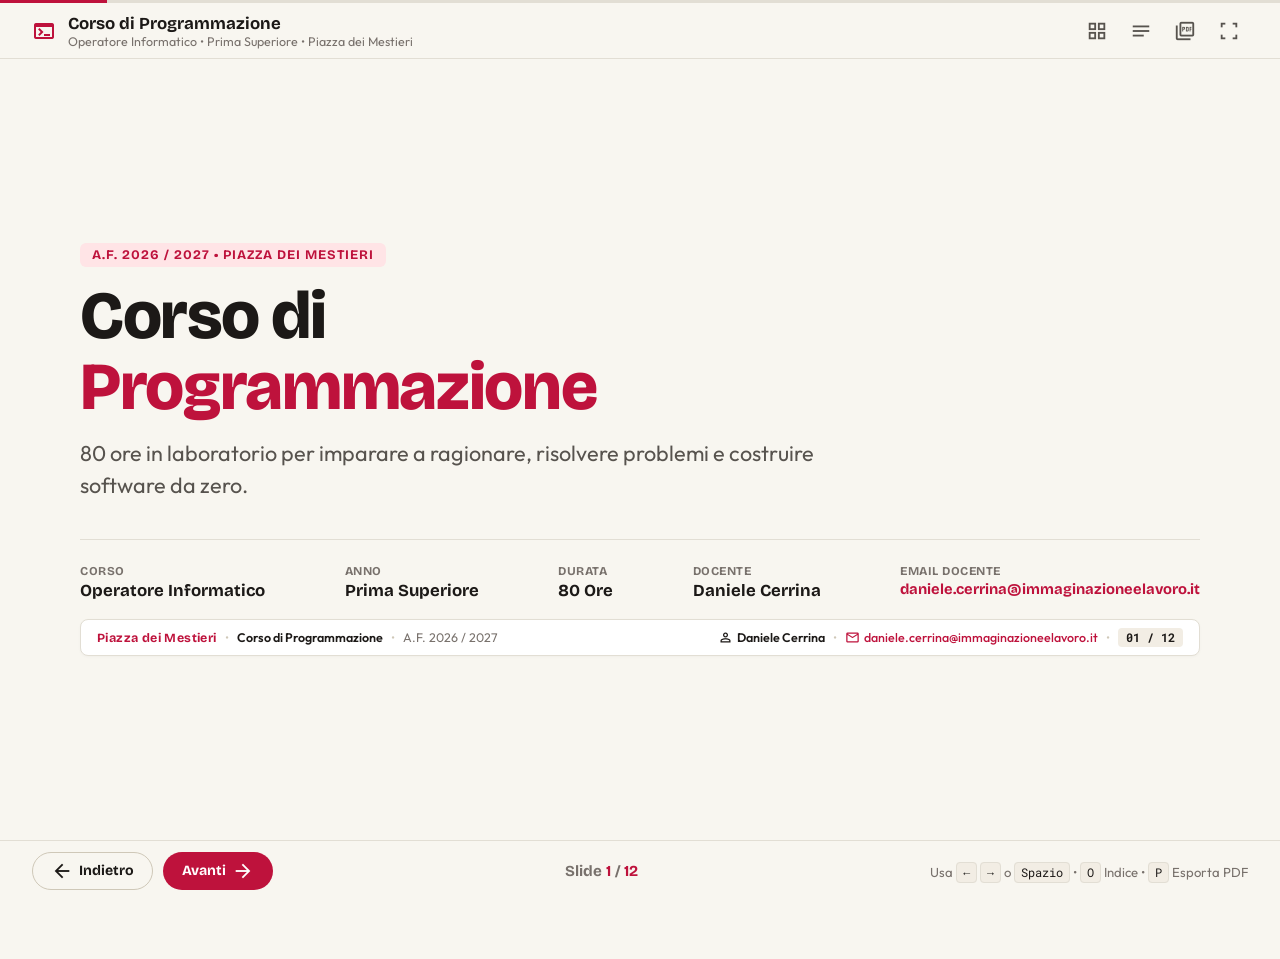
<file: presentazione/index.html>
<!DOCTYPE html>
<html lang="it">
<head>
  <meta charset="UTF-8">
  <meta name="viewport" content="width=device-width, initial-scale=1.0">
  <title>Corso di Programmazione | Prima Superiore - Piazza dei Mestieri</title>
  
  <!-- Typography: Outfit (Body) & Bricolage Grotesque (Headings & Accents) -->
  <link rel="preconnect" href="https://fonts.googleapis.com">
  <link rel="preconnect" href="https://fonts.gstatic.com" crossorigin>
  <link href="https://fonts.googleapis.com/css2?family=Bricolage+Grotesque:opsz,wght@12..96,500;12..96,600;12..96,700;12..96,800&family=Outfit:wght@300;400;500;600;700&family=Roboto+Mono:wght@400;500&display=swap" rel="stylesheet">
  
  <!-- Google Material Symbols Outlined -->
  <link rel="stylesheet" href="https://fonts.googleapis.com/css2?family=Material+Symbols+Outlined:opsz,wght,FILL,GRAD@20..48,100..700,0..1,-50..200" />

  <link rel="stylesheet" href="style.css">
</head>
<body class="m3-paper">

  <!-- Progress Bar Superiore -->
  <div class="m3-progress-container">
    <div id="progressBar" class="m3-progress-bar"></div>
  </div>

  <!-- Barra Superiore -->
  <header class="m3-top-app-bar">
    <div class="app-bar-leading">
      <span class="material-symbols-outlined icon-main">terminal</span>
      <div class="app-bar-title-group">
        <span class="app-bar-title">Corso di Programmazione</span>
        <span class="app-bar-subtitle">Operatore Informatico &bull; Prima Superiore &bull; Piazza dei Mestieri</span>
      </div>
    </div>

    <div class="app-bar-actions">
      <button id="btnOverview" class="m3-icon-button" title="Indice delle slide (O)">
        <span class="material-symbols-outlined">grid_view</span>
      </button>
      <button id="btnNotes" class="m3-icon-button" title="Note Docente (N)">
        <span class="material-symbols-outlined">notes</span>
      </button>
      <button id="btnExportPdf" class="m3-icon-button" title="Esporta slide in PDF (P)">
        <span class="material-symbols-outlined">picture_as_pdf</span>
      </button>
      <button id="btnFullscreen" class="m3-icon-button" title="Schermo intero (F)">
        <span class="material-symbols-outlined">fullscreen</span>
      </button>
    </div>
  </header>

  <!-- Slide Deck Main Container -->
  <main class="deck-container">

    <!-- SLIDE 1: COPERTINA -->
    <section class="slide active" data-slide="1">
      <div class="slide-content cover-slide-layout">
        <div class="cover-tag">A.F. 2026 / 2027 &bull; PIAZZA DEI MESTIERI</div>
        <h1 class="main-title">
          Corso di <br><span class="cherry-text">Programmazione</span>
        </h1>
        <p class="main-lead">
          80 ore in laboratorio per imparare a ragionare, risolvere problemi e costruire software da zero.
        </p>

        <div class="cover-specs-row">
          <div class="spec-cell">
            <span class="spec-label">CORSO</span>
            <span class="spec-value">Operatore Informatico</span>
          </div>
          <div class="spec-cell">
            <span class="spec-label">ANNO</span>
            <span class="spec-value">Prima Superiore</span>
          </div>
          <div class="spec-cell">
            <span class="spec-label">DURATA</span>
            <span class="spec-value">80 Ore</span>
          </div>
          <div class="spec-cell">
            <span class="spec-label">DOCENTE</span>
            <span class="spec-value">Daniele Cerrina</span>
          </div>
          <div class="spec-cell">
            <span class="spec-label">EMAIL DOCENTE</span>
            <span class="spec-value spec-email">daniele.cerrina@immaginazioneelavoro.it</span>
          </div>
        </div>
      </div>
      <div class="speaker-notes">
        Dare il benvenuto alla classe e presentare gli obiettivi dell'incontro: conoscerci, impostare le regole del laboratorio e scegliere il progetto dell'anno.
      </div>
    </section>

    <!-- SLIDE 2: IL DOCENTE (DANIELE CERRINA) -->
    <section class="slide" data-slide="2">
      <div class="slide-content">
        <div class="slide-header">
          <span class="slide-kicker">CHI VI GUIDERÀ</span>
          <h2>Daniele Cerrina</h2>
          <p class="section-lead">Docente del corso, sviluppatore e consulente aziendale.</p>
          <div class="docente-email-badge">
            <span class="material-symbols-outlined" style="font-size: 18px;">mail</span>
            <a href="mailto:daniele.cerrina@immaginazioneelavoro.it">daniele.cerrina@immaginazioneelavoro.it</a>
          </div>
        </div>

        <div class="split-columns">
          <div class="info-panel">
            <div class="panel-tag">FORMAZIONE E METODO</div>
            <h3>Base logica e ingegneristica</h3>
            <ul class="clean-bullet-list">
              <li>
                <strong>Informatica all'ITIS Pininfarina:</strong> lo stesso percorso tecnico-pratico che state iniziando voi adesso, con le mani sull'hardware e sul codice fin dal primo giorno.
              </li>
              <li>
                <strong>Matematica per l'Ingegneria al Politecnico di Torino (PoliTO):</strong> una base logico-matematica solida per comprendere a fondo algoritmi, calcolo e strutture dati.
              </li>
            </ul>
          </div>

          <div class="info-panel accent-panel">
            <div class="panel-tag accent-tag">LAVORO SUL CAMPO</div>
            <h3>Consulenza per le imprese</h3>
            <ul class="clean-bullet-list">
              <li>
                <strong>Web &amp; Intelligenza Artificiale:</strong> collaboro quotidianamente con aziende per progettare software, automatizzare flussi di lavoro e integrare l'AI nei loro processi produttivi.
              </li>
              <li>
                <strong>Cosa significa per voi:</strong> non studieremo teoria astratta fine a se stessa, ma il metodo di lavoro, gli strumenti e la precisione che le aziende cercano davvero oggi.
              </li>
            </ul>
          </div>
        </div>
      </div>
      <div class="speaker-notes">
        Raccontare il proprio percorso: far capire che l'informatica richiede sia solidità logica sia contatto costante con le tecnologie usate davvero sul mercato.
      </div>
    </section>

    <!-- SLIDE 3: OBIETTIVO DEL CORSO -->
    <section class="slide" data-slide="3">
      <div class="slide-content">
        <div class="slide-header">
          <span class="slide-kicker">OBIETTIVO FORMATIVO</span>
          <h2>Cosa faremo in queste 80 ore</h2>
          <p class="section-lead">Passare dal semplice "usare programmi fatti da altri" a "costruire software che funziona".</p>
        </div>

        <div class="statement-banner">
          <p class="statement-text">
            Imparare a programmare non significa mandare a memoria comandi.<br>
            Significa <strong>imparare a pensare in modo logico</strong>, scomporre problemi complessi in istruzioni semplici e verificare che la macchina esegua correttamente.
          </p>
        </div>

        <div class="flow-horizontal-cards">
          <div class="flow-step-card">
            <span class="step-num">1</span>
            <h4>Analizzare</h4>
            <p>Capire cosa deve fare il programma prima ancora di toccare la tastiera.</p>
          </div>
          <div class="flow-step-card">
            <span class="step-num">2</span>
            <h4>Scrivere</h4>
            <p>Tradurre la soluzione in codice rigoroso, senza lasciare nulla al caso.</p>
          </div>
          <div class="flow-step-card">
            <span class="step-num">3</span>
            <h4>Collaudare</h4>
            <p>Trovare i bug, capire dove il programma sbaglia e renderlo stabile.</p>
          </div>
        </div>
      </div>
      <div class="speaker-notes">
        Sottolineare che la fase 1 (pensare e analizzare) è spesso più importante della fase di digitazione.
      </div>
    </section>

    <!-- SLIDE 4: GLI STRUMENTI -->
    <section class="slide" data-slide="4">
      <div class="slide-content">
        <div class="slide-header">
          <span class="slide-kicker">STRUMENTI DI LAVORO</span>
          <h2>Python e gli strumenti del corso</h2>
          <p class="section-lead">Lavoreremo con uno dei linguaggi più richiesti al mondo, affiancato da strumenti professionali.</p>
        </div>

        <div class="three-tools-grid">
          <div class="tool-box">
            <div class="tool-head">
              <span class="material-symbols-outlined">data_object</span>
              <h3>Linguaggio Python</h3>
            </div>
            <p class="tool-desc">Il linguaggio principale che impareremo: chiaro, moderno, potente e usatissimo nell'industria. Useremo Python insieme ad alcuni <strong>strumenti e librerie aggiuntive</strong> per gestire grafica, finestre e file.</p>
          </div>

          <div class="tool-box">
            <div class="tool-head">
              <span class="material-symbols-outlined">edit_square</span>
              <h3>Visual Studio Code</h3>
            </div>
            <p class="tool-desc">L'editor di codice dove scriveremo i nostri programmi: evidenziazione sintattica, autocompletamento e controllo in tempo reale degli errori di battitura.</p>
          </div>

          <div class="tool-box">
            <div class="tool-head">
              <span class="material-symbols-outlined">terminal</span>
              <h3>Terminale (CLI)</h3>
            </div>
            <p class="tool-desc">La linea di comando per avviare gli script con <code>python3</code>, inserire input da tastiera, leggere le risposte del programma e analizzare i messaggi di errore.</p>
          </div>
        </div>
      </div>
      <div class="speaker-notes">
        Spiegare perché Python: ha una sintassi pulita ideale per iniziare, ma è lo stesso identico linguaggio usato oggi per intelligenza artificiale, automazione e sviluppo web.
      </div>
    </section>

    <!-- SLIDE 5: IL METODO PROJECT-BASED -->
    <section class="slide" data-slide="5">
      <div class="slide-content">
        <div class="slide-header">
          <span class="slide-kicker">METODO DIDATTICO</span>
          <h2>Un videogioco come progetto guida annuale</h2>
          <p class="section-lead">Non esercizietti slegati tra loro: tutto ciò che impariamo servirà ad ampliare un unico grande progetto.</p>
        </div>

        <div class="split-columns">
          <div class="info-panel">
            <div class="panel-tag">PERCHÉ UN GIOCO?</div>
            <h3>Perché contiene tutta l'informatica di base</h3>
            <ul class="clean-bullet-list">
              <li><strong>Punteggi, vite e monete:</strong> richiedono di saper gestire memoria e variabili.</li>
              <li><strong>Regole, collisioni e vittorie:</strong> richiedono condizioni logiche (if / else).</li>
              <li><strong>La partita continua:</strong> richiede un ciclo di esecuzione continuo (Game Loop).</li>
              <li><strong>Inventario e mappe:</strong> richiedono vettori e strutture dati ordinate.</li>
              <li><strong>Salvataggio progressi:</strong> richiede lettura e scrittura su file su disco.</li>
            </ul>
          </div>

          <div class="info-panel accent-panel">
            <div class="panel-tag accent-tag">LA SCELTA DI OGGI</div>
            <h3>Decidiamo insieme il tema</h3>
            <p class="mb-12">Nella prossima slide voteremo tra 3 tipologie di gioco differenti:</p>
            <ul class="clean-bullet-list">
              <li><strong>Dungeon Crawler:</strong> gioco di ruolo a stanze, combattimenti a turni e inventario.</li>
              <li><strong>Retro Snake 2D:</strong> classico arcade su griglia di coordinate, riflessi e punteggi.</li>
              <li><strong>Spazio Survival:</strong> gestionale di risorse, turni giornalieri e imprevisti.</li>
            </ul>
          </div>
        </div>
      </div>
      <div class="speaker-notes">
        Far capire che il gioco non è un passatempo, ma il banco di prova perfetto per applicare tutti i concetti della microprogrammazione annuale.
      </div>
    </section>

    <!-- SLIDE 6: VOTAZIONE INTERATTIVA DEL GIOCO -->
    <section class="slide" data-slide="6">
      <div class="slide-content vote-layout">
        <div class="slide-header">
          <div class="header-badge-row">
            <span class="slide-kicker">DECISIONE D'AULA</span>
            <span class="m3-chip m3-chip-primary">Votazione in diretta</span>
          </div>
          <h2>Quale gioco svilupperemo durante l'anno?</h2>
          <p class="section-lead">Alzate la mano per esprimere la vostra preferenza: registriamo i voti ora.</p>
        </div>

        <div class="three-projects-grid">
          
          <!-- PROGETTO 1 -->
          <div class="project-box" id="gameCard1" data-game="dungeon">
            <div class="project-tag">OPZIONE A</div>
            <h3>Dungeon Crawler RPG</h3>
            <span class="project-type">Avventura a Stanze &bull; Ruolo</span>
            <p class="project-summary">Esplora un labirinto stanza per stanza, affronta mostri con combattimenti a turni, gestisci armi e pozioni nello zaino e trova l'uscita.</p>
            
            <div class="project-features">
              <span>Combattimento a turni</span>
              <span>Zaino e oggetti</span>
              <span>Labirinto a stanze</span>
            </div>

            <div class="vote-widget">
              <div class="vote-buttons">
                <button class="vote-btn" onclick="updateVote('dungeon', -1)">-</button>
                <span class="vote-num" id="votes-dungeon">0</span>
                <button class="vote-btn" onclick="updateVote('dungeon', 1)">+</button>
              </div>
              <span class="vote-percentage" id="pct-dungeon">0%</span>
            </div>
            <div class="meter-bar"><div class="meter-fill" id="bar-dungeon" style="width: 0%;"></div></div>
          </div>

          <!-- PROGETTO 2 -->
          <div class="project-box" id="gameCard2" data-game="snake">
            <div class="project-tag">OPZIONE B</div>
            <h3>Retro Snake 2D</h3>
            <span class="project-type">Azione &bull; Griglia Cartesiana</span>
            <p class="project-summary">Il classico serpente su griglia 2D: muoviti con i tasti direzionali, mangia le mele, cresci di lunghezza ed evita i bordi e la coda.</p>
            
            <div class="project-features">
              <span>Coordinate (X, Y)</span>
              <span>Velocità e timer</span>
              <span>Record punteggio</span>
            </div>

            <div class="vote-widget">
              <div class="vote-buttons">
                <button class="vote-btn" onclick="updateVote('snake', -1)">-</button>
                <span class="vote-num" id="votes-snake">0</span>
                <button class="vote-btn" onclick="updateVote('snake', 1)">+</button>
              </div>
              <span class="vote-percentage" id="pct-snake">0%</span>
            </div>
            <div class="meter-bar"><div class="meter-fill" id="bar-snake" style="width: 0%;"></div></div>
          </div>

          <!-- PROGETTO 3 -->
          <div class="project-box" id="gameCard3" data-game="survival">
            <div class="project-tag">OPZIONE C</div>
            <h3>Spazio Survival</h3>
            <span class="project-type">Gestionale &bull; Strategia</span>
            <p class="project-summary">Governa una base su Marte: bilancia giorno per giorno riserve di ossigeno, energia e cibo, gestisci i guasti e resisti per 100 giorni.</p>
            
            <div class="project-features">
              <span>Gestione risorse</span>
              <span>Eventi imprevisti</span>
              <span>Negozio riparazioni</span>
            </div>

            <div class="vote-widget">
              <div class="vote-buttons">
                <button class="vote-btn" onclick="updateVote('survival', -1)">-</button>
                <span class="vote-num" id="votes-survival">0</span>
                <button class="vote-btn" onclick="updateVote('survival', 1)">+</button>
              </div>
              <span class="vote-percentage" id="pct-survival">0%</span>
            </div>
            <div class="meter-bar"><div class="meter-fill" id="bar-survival" style="width: 0%;"></div></div>
          </div>

        </div>

        <!-- Barra di Azione -->
        <div class="voting-footer-strip">
          <div class="total-counter">
            Voti registrati: <strong id="totalVotesCount">0</strong>
          </div>
          <div class="footer-buttons">
            <button class="m3-btn m3-btn-filled" onclick="proclaimWinner()">
              <span>Conferma Scelta dell'Aula</span>
            </button>
            <button class="m3-btn m3-btn-outlined" onclick="resetVotes()">
              <span>Azzera Voti</span>
            </button>
          </div>
        </div>

        <div id="winnerBanner" class="result-box hidden">
          <span class="material-symbols-outlined">check_circle</span>
          <div>
            <h4 id="winnerText">PROGETTO APPROVATO DALL'AULA</h4>
            <p>Questo sarà il caso di studio per tutte le esercitazioni pratiche dell'anno.</p>
          </div>
        </div>

      </div>
      <div class="speaker-notes">
        Raccogliere i voti per alzata di mano, registrarli con + e confermare la scelta della classe.
      </div>
    </section>

    <!-- SLIDE 7: COME SI SVOLGE LA LEZIONE -->
    <section class="slide" data-slide="7">
      <div class="slide-content">
        <div class="slide-header">
          <span class="slide-kicker">ROUTINE DI LABORATORIO</span>
          <h2>Come si svolgerà ogni lezione</h2>
          <p class="section-lead">Una struttura prevedibile e regolare per sfruttare ogni minuto al computer.</p>
        </div>

        <div class="daily-routine-cards">
          <div class="routine-card">
            <div class="routine-time">Minuto 0 - 20</div>
            <h4>1. Spiegazione mirata</h4>
            <p>Introduzione breve di un solo concetto logico alla lavagna, con codice proiettato e commentato insieme.</p>
          </div>

          <div class="routine-card routine-active">
            <div class="routine-time cherry-time">Minuto 20 - 75</div>
            <h4>2. Codice al computer</h4>
            <p>Esercizi individuali o a coppie sulla postazione assegnata. Il docente gira tra i banchi per correzioni e sblocchi.</p>
          </div>

          <div class="routine-card">
            <div class="routine-time">Ultimi 15 Min</div>
            <h4>3. Correzione &amp; Consegna</h4>
            <p>Risoluzione collettiva dei punti critici, verifica del salvataggio dei file nella cartella corretta e chiusura.</p>
          </div>
        </div>

        <div class="rule-reminder-strip">
          <span class="material-symbols-outlined">help</span>
          <span>Regola d'oro: se siete bloccati da più di due minuti, alzate la mano. Non si resta fermi a fissare lo schermo.</span>
        </div>
      </div>
      <div class="speaker-notes">
        Chiarire che la puntualità all'inizio dell'ora è fondamentale per non perdere i 15-20 minuti di spiegazione iniziale.
      </div>
    </section>

    <!-- SLIDE 8: LE VALUTAZIONI (COME RICHIESTO DAL DOCENTE) -->
    <section class="slide" data-slide="8">
      <div class="slide-content">
        <div class="slide-header">
          <span class="slide-kicker">VALUTAZIONE DEL PROFITTO</span>
          <h2>Come funzioneranno le verifiche</h2>
          <p class="section-lead">Criteri chiari e trasparenti per accertare le competenze acquisite.</p>
        </div>

        <div class="split-columns">
          <div class="info-panel">
            <div class="panel-tag">PROVE PERIODICHE</div>
            <h3>1. Verifiche Scritte</h3>
            <p class="mb-12">Test strutturati per verificare la comprensione dei concetti e della sintassi:</p>
            <ul class="clean-bullet-list">
              <li>
                <strong>Domande chiuse (scelta multipla):</strong> per verificare la conoscenza delle regole, dei tipi di dato e della sintassi del linguaggio.
              </li>
              <li>
                <strong>Domande aperte &amp; analisi codice:</strong> spiegare cosa produce un frammento di codice, individuare errori o scrivere brevi algoritmi su carta.
              </li>
            </ul>
          </div>

          <div class="info-panel accent-panel">
            <div class="panel-tag accent-tag">INTEGRAZIONE PRATICA</div>
            <h3>2. Breve Orale di Verifica</h3>
            <p class="mb-12">Ogni verifica scritta è integrata da un breve colloquio individuale al computer:</p>
            <ul class="clean-bullet-list">
              <li>
                <strong>Spiegazione a voce:</strong> mostrare di aver compreso la logica del codice scritto e saper motivare le proprie scelte.
              </li>
              <li>
                <strong>Modifica estemporanea:</strong> saper cambiare un valore o una condizione sul momento per dimostrare che il codice non è frutto di copia-incolla acritico.
              </li>
            </ul>
          </div>
        </div>
      </div>
      <div class="speaker-notes">
        Tranquillizzare gli allievi: l'orale dura pochi minuti ed è pensato per aiutarli a esprimere il loro ragionamento logico, non per metterli in difficoltà.
      </div>
    </section>

    <!-- SLIDE 9: REGOLE E CONDOTTA IN LAB -->
    <section class="slide" data-slide="9">
      <div class="slide-content">
        <div class="slide-header">
          <span class="slide-kicker">PATTO FORMATIVO</span>
          <h2>Regole del laboratorio</h2>
          <p class="section-lead">Poche norme essenziali per garantire un ambiente di lavoro serio e sereno.</p>
        </div>

        <div class="three-tools-grid">
          <div class="tool-box">
            <div class="tool-head">
              <span class="material-symbols-outlined">computer</span>
              <h3>Rispetto delle macchine</h3>
            </div>
            <p class="tool-desc">La postazione è la vostra attrezzatura da lavoro. Non si manomettono cavi, non si modificano configurazioni di sistema e si lascia il banco in ordine.</p>
          </div>

          <div class="tool-box">
            <div class="tool-head">
              <span class="material-symbols-outlined">psychology_alt</span>
              <h3>Niente copia cieco</h3>
            </div>
            <p class="tool-desc">È consentito consultare documentazione ed esempi, ma qualunque riga presente nel vostro file deve poter essere spiegata a parole vostre durante la verifica.</p>
          </div>

          <div class="tool-box">
            <div class="tool-head">
              <span class="material-symbols-outlined">group</span>
              <h3>Collaborazione tra pari</h3>
            </div>
            <p class="tool-desc">Aiutare il compagno di banco spiegandogli la logica è incoraggiato e fa imparare entrambi; passargli il file già fatto danneggia la sua preparazione.</p>
          </div>
        </div>
      </div>
      <div class="speaker-notes">
        Fissare i confini tra "aiutare a capire" e "copiare": la prima fa crescere, la seconda si vede subito all'orale di verifica.
      </div>
    </section>

    <!-- SLIDE 10: 3 CONSIGLI PRATICI -->
    <section class="slide" data-slide="10">
      <div class="slide-content">
        <div class="slide-header">
          <span class="slide-kicker">METODO EFFICACE</span>
          <h2>3 consigli da ricordare quando scrivete codice</h2>
          <p class="section-lead">Le tre abitudini che distinguono chi impara rapidamente da chi perde ore a vuoto.</p>
        </div>

        <div class="three-tips-row">
          <div class="tip-panel">
            <span class="tip-digit">1</span>
            <h3>Leggete l'errore per intero</h3>
            <p>Quando il programma si blocca, il terminale indica esattamente il <strong>nome del file e il numero di riga</strong> dove si trova il problema. Leggetelo prima di cambiare codice a caso.</p>
          </div>

          <div class="tip-panel">
            <span class="tip-digit">2</span>
            <h3>Provate ogni due righe</h3>
            <p>Non scrivete 50 righe di programma prima di provarlo. Scrivetene 3 o 4, avviate sul terminale, verificate che l'output sia corretto e poi andate avanti.</p>
          </div>

          <div class="tip-panel">
            <span class="tip-digit">3</span>
            <h3>Usate nomi sensati</h3>
            <p>Evitate variabili chiamate <code>a</code>, <code>b</code> o <code>x</code>. Usate nomi chiari: <code>punti_vita</code>, <code>numero_tentativi</code>, <code>prezzo_totale</code>. Il codice deve essere leggibile.</p>
          </div>
        </div>
      </div>
      <div class="speaker-notes">
        Ripetere spesso questi 3 punti: la tendenza dei principianti è scrivere pagine intere prima di premere 'run' o ignorare le scritte rosse di errore.
      </div>
    </section>

    <!-- SLIDE 11: IL TRAGUARDO FINALE -->
    <section class="slide" data-slide="11">
      <div class="slide-content">
        <div class="slide-header">
          <span class="slide-kicker">FINE ANNO</span>
          <h2>Il traguardo: il vostro software completo</h2>
          <p class="section-lead">Nelle ultime 14 ore il gioco diventerà un vostro progetto originale.</p>
        </div>

        <div class="three-tools-grid">
          <div class="tool-box">
            <div class="phase-number">FASE 1</div>
            <h3>Personalizzazione</h3>
            <p>Partirete dalla base funzionante costruita insieme e aggiungerete le vostre idee: nuovi livelli, nemici con logiche diverse o regole modificate.</p>
          </div>

          <div class="tool-box">
            <div class="phase-number">FASE 2</div>
            <h3>Collaudo incrociato</h3>
            <p>Un compagno proverà il vostro programma sulla sua postazione: un modo pratico per individuare bug imprevisti e testare la facilità d'uso.</p>
          </div>

          <div class="tool-box">
            <div class="phase-number">FASE 3</div>
            <h3>Presentazione</h3>
            <p>Breve esposizione di 5 minuti per mostrare il gioco funzionante, spiegare una funzione di codice e rispondere alle domande del docente.</p>
          </div>
        </div>

        <div class="rule-reminder-strip mt-20">
          <span class="material-symbols-outlined">verified</span>
          <span>A fine anno porterete a casa un programma reale, funzionante e interamente sviluppato da voi.</span>
        </div>
      </div>
      <div class="speaker-notes">
        Questo traguardo concreto mantiene alta la motivazione per tutto l'anno.
      </div>
    </section>

    <!-- SLIDE 12: CONCLUSIONE E INIZIO -->
    <section class="slide" data-slide="12">
      <div class="slide-content cover-slide-layout text-center">
        <div class="cover-tag">INIZIAMO ORA</div>
        <h1 class="main-title">
          Accendiamo i computer <br>e <span class="cherry-text">apriamo l'editor</span>
        </h1>
        <p class="main-lead">
          Oggi: accesso con le credenziali di laboratorio, primo avvio di Visual Studio Code e creazione della cartella di lavoro.
        </p>

        <div class="console-box-clean">
          <div class="console-bar">
            <span>bash &bull; laboratorio-piazza-dei-mestieri</span>
          </div>
          <div class="console-body">
            <span class="prompt">$</span> code .<br>
            <span class="term-green">&gt; Workspace pronto. Buon inizio anno a tutti!</span>
          </div>
        </div>

        <div class="footer-hints">
          <span>Spazio aperto per domande prima di cominciare le attività alla postazione</span>
        </div>
      </div>
      <div class="speaker-notes">
        Verificare che tutti gli allievi riescano a effettuare il login e supportare chi ha problemi con le password di istituto.
      </div>
    </section>

  </main>

  <!-- Barra Inferiore di Navigazione -->
  <footer class="m3-bottom-bar">
    <div class="bottom-bar-left">
      <button id="btnPrev" class="m3-btn m3-btn-outlined" title="Slide Precedente (&larr;)">
        <span class="material-symbols-outlined">arrow_back</span>
        <span>Indietro</span>
      </button>
      <button id="btnNext" class="m3-btn m3-btn-filled" title="Slide Successiva (&rarr; / Spazio)">
        <span>Avanti</span>
        <span class="material-symbols-outlined">arrow_forward</span>
      </button>
    </div>

    <div class="bottom-bar-center">
      <div class="m3-counter-display">
        Slide <span id="currentSlideNum">1</span> / <span id="totalSlidesNum">12</span>
      </div>
    </div>

    <div class="bottom-bar-right">
      <span class="shortcut-tip">Usa <kbd>&larr;</kbd> <kbd>&rarr;</kbd> o <kbd>Spazio</kbd> &bull; <kbd>O</kbd> Indice &bull; <kbd>P</kbd> Esporta PDF</span>
    </div>
  </footer>

  <!-- Modale Panoramica (Indice delle Slide) -->
  <div id="overviewModal" class="m3-modal-backdrop hidden">
    <div class="m3-dialog">
      <div class="dialog-header">
        <div class="dialog-title-group">
          <span class="material-symbols-outlined">grid_view</span>
          <h3>Indice delle Diapositive</h3>
        </div>
        <div class="dialog-actions">
          <button id="btnModalExportPdf" class="m3-btn m3-btn-outlined m3-btn-sm" title="Esporta tutte le slide in PDF">
            <span class="material-symbols-outlined" style="font-size: 19px;">picture_as_pdf</span>
            <span>Esporta in PDF</span>
          </button>
          <button id="btnCloseOverview" class="m3-icon-button" title="Chiudi">
            <span class="material-symbols-outlined">close</span>
          </button>
        </div>
      </div>
      <div id="overviewGrid" class="overview-grid">
        <!-- Generato dinamicamente da app.js -->
      </div>
    </div>
  </div>

  <script src="app.js"></script>
</body>
</html>
</file>
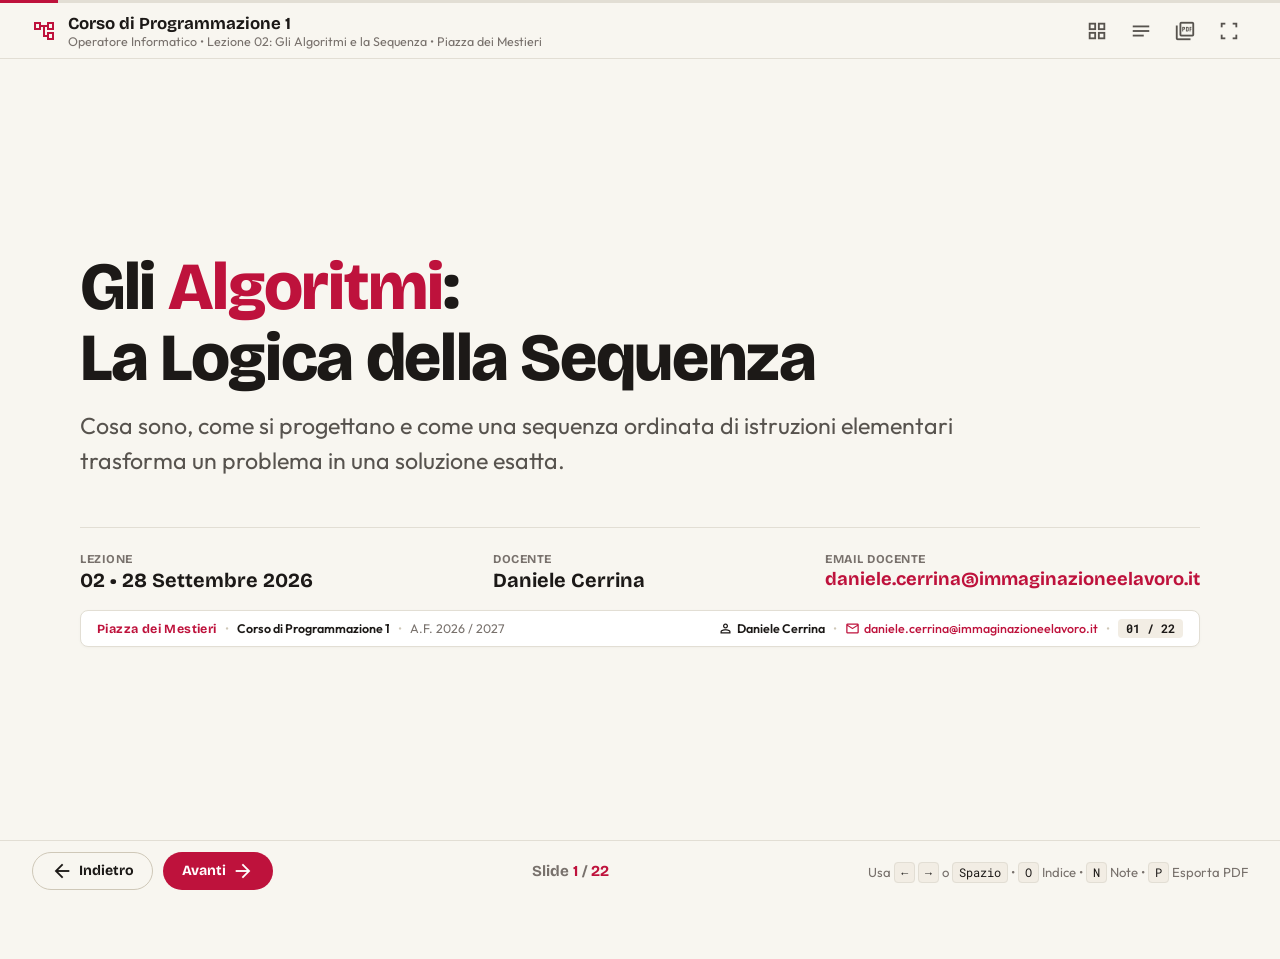
<file: 2026-09-28/presentazione/index.html>
<!DOCTYPE html>
<html lang="it">
<head>
  <meta charset="UTF-8">
  <meta name="viewport" content="width=device-width, initial-scale=1.0">
  <title>Gli Algoritmi | Corso di Programmazione 1 - Piazza dei Mestieri</title>
  
  <!-- Tipografia: Outfit (Testo) & Bricolage Grotesque (Titoli e Accenti) & Roboto Mono (Codice) -->
  <link rel="preconnect" href="https://fonts.googleapis.com">
  <link rel="preconnect" href="https://fonts.gstatic.com" crossorigin>
  <link href="https://fonts.googleapis.com/css2?family=Bricolage+Grotesque:opsz,wght@12..96,500;12..96,600;12..96,700;12..96,800&family=Outfit:wght@300;400;500;600;700&family=Roboto+Mono:wght@400;500;600;700&display=swap" rel="stylesheet">
  
  <!-- Google Material Symbols Outlined -->
  <link rel="stylesheet" href="https://fonts.googleapis.com/css2?family=Material+Symbols+Outlined:opsz,wght,FILL,GRAD@20..48,100..700,0..1,-50..200" />

  <link rel="stylesheet" href="style.css">
</head>
<body class="m3-paper">

  <!-- Progress Bar Superiore -->
  <div class="m3-progress-container">
    <div id="progressBar" class="m3-progress-bar"></div>
  </div>

  <!-- Barra Superiore Istituzionale -->
  <header class="m3-top-app-bar">
    <div class="app-bar-leading">
      <span class="material-symbols-outlined icon-main">account_tree</span>
      <div class="app-bar-title-group">
        <span class="app-bar-title">Corso di Programmazione 1</span>
        <span class="app-bar-subtitle">Operatore Informatico &bull; Lezione 02: Gli Algoritmi e la Sequenza &bull; Piazza dei Mestieri</span>
      </div>
    </div>

    <div class="app-bar-actions">
      <button id="btnOverview" class="m3-icon-button" title="Indice delle slide (O)">
        <span class="material-symbols-outlined">grid_view</span>
      </button>
      <button id="btnNotes" class="m3-icon-button" title="Note Docente (N)">
        <span class="material-symbols-outlined">notes</span>
      </button>
      <button id="btnExportPdf" class="m3-icon-button" title="Esporta slide in PDF (P)">
        <span class="material-symbols-outlined">picture_as_pdf</span>
      </button>
      <button id="btnFullscreen" class="m3-icon-button" title="Schermo intero (F)">
        <span class="material-symbols-outlined">fullscreen</span>
      </button>
    </div>
  </header>

  <!-- Slide Deck Main Container -->
  <main class="deck-container">

    <!-- SLIDE 1: COPERTINA -->
    <section class="slide active" data-slide="1">
      <div class="slide-content cover-slide-layout">
        <h1 class="main-title">
          Gli <span class="cherry-text">Algoritmi</span>:<br>La Logica della Sequenza
        </h1>
        <p class="main-lead" style="font-size: 1.45rem; line-height: 1.5; max-width: 900px;">
          Cosa sono, come si progettano e come una sequenza ordinata di istruzioni elementari trasforma un problema in una soluzione esatta.
        </p>

        <div class="cover-specs-row" style="margin-top: 10px;">
          <div class="spec-cell">
            <span class="spec-label">LEZIONE</span>
            <span class="spec-value" style="font-size: 1.25rem;">02 &bull; 28 Settembre 2026</span>
          </div>
          <div class="spec-cell">
            <span class="spec-label">DOCENTE</span>
            <span class="spec-value" style="font-size: 1.25rem;">Daniele Cerrina</span>
          </div>
          <div class="spec-cell">
            <span class="spec-label">EMAIL DOCENTE</span>
            <span class="spec-value spec-email" style="font-size: 1.15rem;">daniele.cerrina@immaginazioneelavoro.it</span>
          </div>
        </div>
      </div>
      <div class="speaker-notes">
        Dare il benvenuto alla seconda lezione di laboratorio. Introdurre il tema: prima di toccare la tastiera, dobbiamo imparare a pensare come un programmatore, formalizzando sequenze di istruzioni passo dopo passo.
      </div>
    </section>

    <!-- SLIDE 2: LA MENTE UMANA -->
    <section class="slide" data-slide="2">
      <div class="slide-content">
        <div class="slide-header">
          <span class="slide-kicker">COME RAGIONIAMO NOI</span>
          <h2>La Mente Umana: Flessibile e Intuitiva</h2>
          <p class="section-lead">Noi esseri umani siamo abituati a comunicare dando tantissime cose per scontate.</p>
        </div>

        <div class="lim-focus-card">
          <div class="lim-title">
            <span class="material-symbols-outlined">psychology</span>
            <span>Intuito, Esperienza e Tolleranza</span>
          </div>
          <ul class="lim-bullet-list">
            <li>
              <span class="material-symbols-outlined lim-bullet-icon">check_circle</span>
              <span><strong>Capiamo il contesto non detto:</strong> se dici a un compagno <em>"passami quella cosa sul banco"</em>, lui intuisce subito l'oggetto guardando i tuoi occhi.</span>
            </li>
            <li>
              <span class="material-symbols-outlined lim-bullet-icon">check_circle</span>
              <span><strong>Colmiamo i vuoti logici:</strong> usiamo l'esperienza quotidiana per correggere istruzioni imperfette senza mai bloccarci.</span>
            </li>
            <li>
              <span class="material-symbols-outlined lim-bullet-icon">check_circle</span>
              <span><strong>Tolleriamo l'imprecisione:</strong> capiamo al volo espressioni vaghe come <em>"fai un po' di spazio"</em> o <em>"aspetta un attimo"</em>.</span>
            </li>
          </ul>
        </div>
      </div>
      <div class="speaker-notes">
        Far riflettere la classe su quanta informazione implicita usiamo ogni secondo quando parliamo tra umani.
      </div>
    </section>

    <!-- SLIDE 3: IL CALCOLATORE -->
    <section class="slide" data-slide="3">
      <div class="slide-content">
        <div class="slide-header">
          <span class="slide-kicker">COME LAVORA LA MACCHINA</span>
          <h2>Il Calcolatore: Rigido ed Esecutore Cieco</h2>
          <p class="section-lead">Il computer possiede una velocità impressionante, ma non ha un briciolo di intuito.</p>
        </div>

        <div class="lim-focus-card" style="border-color: var(--cherry-primary); background-color: #fffafb;">
          <div class="lim-title" style="color: var(--cherry-primary);">
            <span class="material-symbols-outlined">precision_manufacturing</span>
            <span>Zero Buonsenso: Esegue solo alla Lettera</span>
          </div>
          <ul class="lim-bullet-list">
            <li>
              <span class="material-symbols-outlined lim-bullet-icon" style="color: #ef4444;">cancel</span>
              <span><strong>Non pensa e non improvvisa:</strong> se riceve un comando incompleto, non prova a indovinare cosa intendevi.</span>
            </li>
            <li>
              <span class="material-symbols-outlined lim-bullet-icon" style="color: #ef4444;">cancel</span>
              <span><strong>Esegue ordini ciechi:</strong> se gli dici di bere da una bottiglia d'acqua senza dirgli di svitare il tappo, cercherà di bere dalla bottiglia chiusa!</span>
            </li>
            <li>
              <span class="material-symbols-outlined lim-bullet-icon" style="color: var(--cherry-primary);">priority_high</span>
              <span><strong>Il compito del programmatore:</strong> dobbiamo spiegare la soluzione scomponendola in passi elementari, esatti e ordinati.</span>
            </li>
          </ul>
        </div>
      </div>
      <div class="speaker-notes">
        Sottolineare che quando un programma sbaglia, l'errore è sempre nostro che abbiamo dato un'istruzione imperfetta o incompleta.
      </div>
    </section>

    <!-- SLIDE 4: DEFINIZIONE DI ALGORITMO -->
    <section class="slide" data-slide="4">
      <div class="slide-content">
        <div class="slide-header">
          <span class="slide-kicker">CONCETTO CHIAVE</span>
          <h2>Che cos'è esattamente un Algoritmo?</h2>
          <p class="section-lead">Il termine deriva dal matematico persiano al-Khuwarizmi ed è la base di tutta l'informatica.</p>
        </div>

        <div class="lim-banner-big">
          &ldquo;Un <strong>algoritmo</strong> è una sequenza <strong>finita</strong> e <strong>ordinata</strong> di istruzioni elementari, chiare e <strong>non ambigue</strong>, la cui esecuzione porta alla risoluzione esatta di un determinato problema.&rdquo;
        </div>

        <div class="lim-focus-card" style="margin-top: 14px;">
          <p class="lim-lead-text" style="margin-bottom: 0;">
            <strong>Nota fondamentale:</strong> un algoritmo non è ancora codice Python! È la <strong>strategia logica della soluzione</strong>, descrivibile su un foglio di carta, a parole o con disegni prima ancora di toccare la tastiera.
          </p>
        </div>
      </div>
      <div class="speaker-notes">
        Leggere la definizione scandendo le parole: sequenza, finita, ordinata, elementari, non ambigue.
      </div>
    </section>

    <!-- SLIDE 5: I TRE PILASTRI -->
    <section class="slide" data-slide="5">
      <div class="slide-content">
        <div class="slide-header">
          <span class="slide-kicker">STRUTTURA ESSENZIALE</span>
          <h2>I 3 Pilastri di Ogni Algoritmo</h2>
          <p class="section-lead">Tre caratteristiche indispensabili che ogni sequenza deve possedere per funzionare.</p>
        </div>

        <div class="lim-focus-card">
          <ul class="lim-bullet-list">
            <li>
              <span class="lim-step-badge">1</span>
              <div>
                <strong style="font-size: 1.35rem; color: var(--text-primary);">Sequenza Ordinata:</strong><br>
                <span>L'ordine cronologico è vincolante. Infilarsi le scarpe prima dei calzini non porta allo stesso risultato!</span>
              </div>
            </li>
            <li>
              <span class="lim-step-badge">2</span>
              <div>
                <strong style="font-size: 1.35rem; color: var(--text-primary);">Istruzioni Elementari:</strong><br>
                <span>Ogni singolo passo deve essere atomico, semplice e comprensibile senza margini di interpretazione.</span>
              </div>
            </li>
            <li>
              <span class="lim-step-badge">3</span>
              <div>
                <strong style="font-size: 1.35rem; color: var(--text-primary);">Obiettivo Concreto:</strong><br>
                <span>L'algoritmo non è un elenco casuale di mosse: persegue uno scopo preciso e produce un risultato verificabile.</span>
              </div>
            </li>
          </ul>
        </div>
      </div>
      <div class="speaker-notes">
        Far notare l'ordine: scambiare anche solo due passi distrugge l'intero procedimento.
      </div>
    </section>

    <!-- SLIDE 6: IL MODELLO I-P-O -->
    <section class="slide" data-slide="6">
      <div class="slide-content">
        <div class="slide-header">
          <span class="slide-kicker">ARCHITETTURA DELL'INFORMAZIONE</span>
          <h2>Il Modello Universale: Input &bull; Elaborazione &bull; Output</h2>
          <p class="section-lead">Qualsiasi programma informatico al mondo risponde a questo schema a tre fasi.</p>
        </div>

        <div class="ipo-flow-container" style="margin: 20px 0;">
          <div class="ipo-block" style="padding: 24px;">
            <span class="ipo-tag" style="font-size: 0.85rem;">FASE 1</span>
            <div class="ipo-title" style="font-size: 1.6rem;">
              <span class="material-symbols-outlined" style="font-size: 32px;">input</span>
              <span>INPUT</span>
            </div>
            <p class="ipo-desc" style="font-size: 1.15rem; line-height: 1.45;">I dati o gli ingredienti di partenza forniti al sistema.</p>
          </div>

          <div class="ipo-connector">
            <span class="material-symbols-outlined" style="font-size: 36px;">arrow_forward</span>
          </div>

          <div class="ipo-block ipo-process" style="padding: 24px;">
            <span class="ipo-tag" style="font-size: 0.85rem;">FASE 2</span>
            <div class="ipo-title" style="font-size: 1.6rem;">
              <span class="material-symbols-outlined" style="font-size: 32px;">memory</span>
              <span>ELABORAZIONE</span>
            </div>
            <p class="ipo-desc" style="font-size: 1.15rem; line-height: 1.45;">La sequenza ordinata di calcoli o azioni dell'algoritmo.</p>
          </div>

          <div class="ipo-connector">
            <span class="material-symbols-outlined" style="font-size: 36px;">arrow_forward</span>
          </div>

          <div class="ipo-block" style="padding: 24px;">
            <span class="ipo-tag" style="font-size: 0.85rem;">FASE 3</span>
            <div class="ipo-title" style="font-size: 1.6rem;">
              <span class="material-symbols-outlined" style="font-size: 32px;">output</span>
              <span>OUTPUT</span>
            </div>
            <p class="ipo-desc" style="font-size: 1.15rem; line-height: 1.45;">Il risultato finale restituito a schermo o sul piatto.</p>
          </div>
        </div>
      </div>
      <div class="speaker-notes">
        Spiegare il flusso: ciò che entra (Input) viene trasformato (Elaborazione) per produrre ciò che esce (Output).
      </div>
    </section>

    <!-- SLIDE 7: ESEMPIO I-P-O MATEMATICO -->
    <section class="slide" data-slide="7">
      <div class="slide-content">
        <div class="slide-header">
          <span class="slide-kicker">IL MODELLO I-P-O IN PRATICA</span>
          <h2>Esempio Concreto: Il Perimetro del Rettangolo</h2>
          <p class="section-lead">Applichiamo le tre fasi a un problema geometrico elementare.</p>
        </div>

        <div class="lim-focus-card">
          <ul class="lim-bullet-list" style="gap: 20px;">
            <li>
              <span class="material-symbols-outlined lim-bullet-icon" style="color: #0284c7;">input</span>
              <div>
                <strong style="font-size: 1.35rem; color: #0369a1;">1. INPUT (Dati in ingresso):</strong><br>
                <span>Conosciamo la misura dei due lati: <strong>base = 10 cm</strong> e <strong>altezza = 5 cm</strong>.</span>
              </div>
            </li>
            <li>
              <span class="material-symbols-outlined lim-bullet-icon" style="color: var(--cherry-primary);">memory</span>
              <div>
                <strong style="font-size: 1.35rem; color: var(--cherry-dark);">2. ELABORAZIONE (La sequenza dei calcoli):</strong><br>
                <span>Sommiamo base e altezza (10 + 5 = 15 cm) e moltiplichiamo per due (15 &times; 2 = 30 cm).</span>
              </div>
            </li>
            <li>
              <span class="material-symbols-outlined lim-bullet-icon" style="color: #16a34a;">output</span>
              <div>
                <strong style="font-size: 1.35rem; color: #15803d;">3. OUTPUT (Risultato finale):</strong><br>
                <span>Comunichiamo il perimetro finale calcolato: <strong>30 cm</strong>.</span>
              </div>
            </li>
          </ul>
        </div>
      </div>
      <div class="speaker-notes">
        Far notare: se l'Input cambia (es. base 20 e altezza 8), l'algoritmo di calcolo resta lo stesso e produce l'output corretto.
      </div>
    </section>

    <!-- SLIDE 8: PROPRIETÀ 1 (FINITEZZA) -->
    <section class="slide" data-slide="8">
      <div class="slide-content">
        <div class="slide-header">
          <span class="slide-kicker">REQUISITI DI CORRETTEZZA &bull; 1 DI 4</span>
          <h2>1ª Proprietà: La Finitezza</h2>
          <p class="section-lead">Un algoritmo deve sempre arrivare a una conclusione: non può continuare per sempre.</p>
        </div>

        <div class="lim-focus-card">
          <div class="lim-title">
            <span class="material-symbols-outlined">timer</span>
            <span>Numero Finito di Operazioni</span>
          </div>
          <ul class="lim-bullet-list">
            <li>
              <span class="material-symbols-outlined lim-bullet-icon">check_circle</span>
              <span><strong>Deve sempre fermarsi:</strong> l'esecuzione deve terminare dopo aver compiuto un numero calcolabile di passi.</span>
            </li>
            <li>
              <span class="material-symbols-outlined lim-bullet-icon" style="color: #ef4444;">warning</span>
              <span><strong>Il pericolo del loop infinito:</strong> un procedimento che gira all'infinito senza mai fermarsi blocca il computer o manda in crash il programma.</span>
            </li>
            <li>
              <span class="material-symbols-outlined lim-bullet-icon">verified</span>
              <span><strong>Nelle sequenze di oggi:</strong> la finitezza è garantita al 100%. Se ci sono 8 passi, dopo l'ottavo passo il programma ha finito con successo!</span>
            </li>
          </ul>
        </div>
      </div>
      <div class="speaker-notes">
        Spiegare che un algoritmo che non finisce mai è inutile per definizione.
      </div>
    </section>

    <!-- SLIDE 9: PROPRIETÀ 2 (DEFINITEZZA) -->
    <section class="slide" data-slide="9">
      <div class="slide-content">
        <div class="slide-header">
          <span class="slide-kicker">REQUISITI DI CORRETTEZZA &bull; 2 DI 4</span>
          <h2>2ª Proprietà: La Definitezza (Zero Ambiguità)</h2>
          <p class="section-lead">Ogni istruzione deve essere chiara, precisa e interpretabile in un solo modo possibile.</p>
        </div>

        <div class="lim-two-boxes">
          <div class="lim-box" style="background-color: #fef2f2; border-color: #fecaca;">
            <div class="compare-badge" style="background-color: #fee2e2; color: #991b1b; font-size: 0.95rem;">
              <span class="material-symbols-outlined" style="font-size: 20px;">block</span>
              <span>LINGUAGGIO AMBIGUO (NO)</span>
            </div>
            <ul class="clean-bullet-list" style="margin-top: 10px; font-size: 1.15rem; gap: 12px;">
              <li><em>"Aggiungi un po' di sale"</em> (quanto sale?)</li>
              <li><em>"Scalda l'acqua per qualche minuto"</em> (quanti minuti?)</li>
              <li><em>"Fai un pezzetto di strada in avanti"</em> (quanti passi?)</li>
            </ul>
          </div>

          <div class="lim-box" style="background-color: #f0fdf4; border-color: #bbf7d0;">
            <div class="compare-badge" style="background-color: #dcfce7; color: #166534; font-size: 0.95rem;">
              <span class="material-symbols-outlined" style="font-size: 20px;">check_circle</span>
              <span>LINGUAGGIO DEFINITO (SÌ)</span>
            </div>
            <ul class="clean-bullet-list" style="margin-top: 10px; font-size: 1.15rem; gap: 12px;">
              <li><strong>"Aggiungi 4 grammi di sale"</strong></li>
              <li><strong>"Scalda l'acqua a 100°C per 3 minuti"</strong></li>
              <li><strong>"Compi esattamente 10 passi in avanti"</strong></li>
            </ul>
          </div>
        </div>
      </div>
      <div class="speaker-notes">
        Insistere: per il computer non esiste "un po'", esistono numeri, grammi, pixel, secondi.
      </div>
    </section>

    <!-- SLIDE 10: PROPRIETÀ 3 (GENERALITÀ) -->
    <section class="slide" data-slide="10">
      <div class="slide-content">
        <div class="slide-header">
          <span class="slide-kicker">IL CUORE DEL NOSTRO ANNO &bull; 3 DI 4</span>
          <h2>3ª Proprietà: La Generalità</h2>
          <p class="section-lead">Non scriviamo algoritmi per risolvere un solo calcolo a memoria: creiamo regole universali.</p>
        </div>

        <div class="lim-focus-card">
          <div class="lim-title">
            <span class="material-symbols-outlined">all_inclusive</span>
            <span>Risolvere l'Intera Classe di Problemi</span>
          </div>
          <ul class="lim-bullet-list">
            <li>
              <span class="material-symbols-outlined lim-bullet-icon">check_circle</span>
              <span><strong>Valido per qualsiasi dato:</strong> l'algoritmo del perimetro deve funzionare con lati piccoli come 3 e 4, ma anche con lati enormi come 15.000 e 8.000!</span>
            </li>
            <li>
              <span class="material-symbols-outlined lim-bullet-icon" style="color: #ef4444;">error</span>
              <span><strong>Divieto di risposte "cablate" (hardcoded):</strong> non si scrive a mano il risultato numerico finale! Si scrive la formula generale che calcola il risultato a partire da qualunque input.</span>
            </li>
          </ul>
        </div>
      </div>
      <div class="speaker-notes">
        Spiegare che la generalità è la vera magia dell'informatica: scrivi il codice una sola volta e lo usi per miliardi di dati diversi.
      </div>
    </section>

    <!-- SLIDE 11: PROPRIETÀ 4 (EFFICIENZA) -->
    <section class="slide" data-slide="11">
      <div class="slide-content">
        <div class="slide-header">
          <span class="slide-kicker">REQUISITI DI CORRETTEZZA &bull; 4 DI 4</span>
          <h2>4ª Proprietà: L'Efficienza</h2>
          <p class="section-lead">Risolvere il problema impiegando una quantità sensata di passaggi e di tempo.</p>
        </div>

        <div class="lim-focus-card">
          <div class="lim-title">
            <span class="material-symbols-outlined">speed</span>
            <span>Il Nostro Patto per la Prima Superiore</span>
          </div>
          <ul class="lim-bullet-list">
            <li>
              <span class="material-symbols-outlined lim-bullet-icon">verified</span>
              <span><strong>Priorità alla Correttezza:</strong> in prima superiore il nostro obiettivo principale è che l'algoritmo sia <strong>corretto</strong> (produca il risultato giusto senza intoppi).</span>
            </li>
            <li>
              <span class="material-symbols-outlined lim-bullet-icon">trending_up</span>
              <span><strong>Niente passaggi inutili:</strong> evitiamo azioni superflue o giri infiniti per fare cose semplici.</span>
            </li>
            <li>
              <span class="material-symbols-outlined lim-bullet-icon">school</span>
              <span><strong>Negli anni successivi:</strong> impareremo a misurare con formule matematiche l'algoritmo più veloce del mondo.</span>
            </li>
          </ul>
        </div>
      </div>
      <div class="speaker-notes">
        Rassicurare: prima impariamo a fare programmi che funzionano, poi penseremo a renderli velocissimi.
      </div>
    </section>

    <!-- SLIDE 12: LA SEQUENZA PURA -->
    <section class="slide" data-slide="12">
      <div class="slide-content">
        <div class="slide-header">
          <span class="slide-kicker">LA STRUTTURA FONDAMENTALE</span>
          <h2>La Sequenza: L'Ordine è Legge</h2>
          <p class="section-lead">Oggi lavoriamo sul primo mattone: le istruzioni eseguite una dietro l'altra dall'alto verso il basso.</p>
        </div>

        <div class="lim-focus-card">
          <ul class="lim-bullet-list">
            <li>
              <span class="lim-step-badge">1</span>
              <div>
                <strong style="font-size: 1.35rem; color: var(--text-primary);">Esecuzione Rigida:</strong><br>
                <span>Il calcolatore esegue il passo 1. Solo quando è terminato, passa al passo 2, poi al passo 3.</span>
              </div>
            </li>
            <li>
              <span class="lim-step-badge">2</span>
              <div>
                <strong style="font-size: 1.35rem; color: var(--text-primary);">Nessun Salto:</strong><br>
                <span>Il percorso è una linea retta dall'inizio alla fine: nessuna deviazione o bivio strano.</span>
              </div>
            </li>
            <li>
              <span class="lim-step-badge">3</span>
              <div>
                <strong style="font-size: 1.35rem; color: var(--cherry-primary);">Se scambi due passi crolla tutto:</strong><br>
                <span>Non puoi mai usare un dato prima di averlo calcolato o letto!</span>
              </div>
            </li>
          </ul>
        </div>
      </div>
      <div class="speaker-notes">
        Insistere: scambiare l'ordine è l'errore logico più comune.
      </div>
    </section>

    <!-- SLIDE 13: MINECRAFT (OBIETTIVO & INVENTARIO) -->
    <section class="slide" data-slide="13">
      <div class="slide-content">
        <div class="slide-header">
          <span class="slide-kicker">ESEMPIO GUIDATO 1 &bull; GAMING (PARTE 1)</span>
          <h2>Rifugio di Terra 3&times;3 in Minecraft: L'Inventario</h2>
          <p class="section-lead">Il sole sta tramontando: dobbiamo costruire un rifugio sicuro per superare la prima notte.</p>
        </div>

        <div class="lim-focus-card">
          <div class="lim-title">
            <span class="material-symbols-outlined">inventory_2</span>
            <span>Input: Risorse Disponibili nell'Inventario</span>
          </div>
          <ul class="lim-bullet-list">
            <li>
              <span class="material-symbols-outlined lim-bullet-icon">construction</span>
              <span><strong>33 blocchi di terra</strong> (per perimetro, muri e tetto)</span>
            </li>
            <li>
              <span class="material-symbols-outlined lim-bullet-icon">door_front</span>
              <span><strong>1 porta di legno</strong> e <strong>1 torcia</strong> (fa luce ed evita lo spawn dei mob)</span>
            </li>
            <li>
              <span class="material-symbols-outlined lim-bullet-icon">bed</span>
              <span><strong>1 letto</strong> (per dormire e impostare lo spawn point), <strong>1 fornace</strong> e <strong>1 banco da lavoro</strong></span>
            </li>
            <li>
              <span class="material-symbols-outlined lim-bullet-icon" style="color: var(--cherry-primary);">warning</span>
              <span><strong>Perché l'ordine è tassativo:</strong> se provi a piazzare la torcia prima dei muri, cade nel vuoto! Se metti il letto fuori prima di aver chiuso la porta, verrai eliminato dai mostri!</span>
            </li>
          </ul>
        </div>
      </div>
      <div class="speaker-notes">
        Coinvolgere la classe su Minecraft: chiedere perché non possiamo piazzare il letto prima di aver fatto la casa.
      </div>
    </section>

    <!-- SLIDE 14: MINECRAFT (I 10 PASSI) -->
    <section class="slide" data-slide="14">
      <div class="slide-content">
        <div class="slide-header">
          <span class="slide-kicker">ESEMPIO GUIDATO 1 &bull; GAMING (PARTE 2)</span>
          <h2>Rifugio di Terra 3&times;3: La Sequenza dei 10 Passi</h2>
          <p class="section-lead">Ecco l'algoritmo ordinato per completare la costruzione in tempo per la notte.</p>
        </div>

        <div class="lim-step-list">
          <div class="lim-step-item"><span class="lim-step-badge">1</span> Piazza 8 blocchi di terra a terra (lascia 1 buco libero per l'ingresso)</div>
          <div class="lim-step-item"><span class="lim-step-badge">2</span> Innalza i muri posizionando un secondo strato di 8 blocchi di terra</div>
          <div class="lim-step-item"><span class="lim-step-badge">3</span> Innalza i muri con un terzo strato di 8 blocchi di terra</div>
          <div class="lim-step-item"><span class="lim-step-badge">4</span> Copri il soffitto piazzando 9 blocchi di terra per chiudere il tetto</div>
          <div class="lim-step-item"><span class="lim-step-badge">5</span> Posiziona la porta di legno nel varco dell'ingresso</div>
          <div class="lim-step-item"><span class="lim-step-badge">6</span> Attacca la torcia sulla parete interna per illuminare la stanza</div>
          <div class="lim-step-item"><span class="lim-step-badge">7</span> Posiziona il letto in un angolo della stanza</div>
          <div class="lim-step-item"><span class="lim-step-badge">8</span> Posiziona la fornace accanto al letto</div>
          <div class="lim-step-item"><span class="lim-step-badge">9</span> Posiziona il banco da lavoro (crafting table)</div>
          <div class="lim-step-item"><span class="lim-step-badge">10</span> Chiudi la porta di legno dall'interno e dormi fino all'alba!</div>
        </div>
      </div>
      <div class="speaker-notes">
        Far leggere i passi ad alta voce. Notare come siano tutti espressi in linguaggio chiaro, senza comandi strani o parentesi.
      </div>
    </section>

    <!-- SLIDE 15: IL TOAST (INGREDIENTI & REGOLE) -->
    <section class="slide" data-slide="15">
      <div class="slide-content">
        <div class="slide-header">
          <span class="slide-kicker">ESEMPIO GUIDATO 2 &bull; VITA REALE (PARTE 1)</span>
          <h2>Preparare un Toast alla Piastra: Gli Ingredienti</h2>
          <p class="section-lead">Una ricetta di cucina è l'esempio più tangibile e gustoso di un algoritmo sequenziale.</p>
        </div>

        <div class="lim-focus-card">
          <div class="lim-title">
            <span class="material-symbols-outlined">restaurant</span>
            <span>Input: Ingredienti e Strumenti Necessari</span>
          </div>
          <ul class="lim-bullet-list">
            <li>
              <span class="material-symbols-outlined lim-bullet-icon">bakery_dining</span>
              <span><strong>2 fette di pane da toast</strong>, <strong>2 fette di formaggio</strong>, <strong>1 fetta di prosciutto cotto</strong></span>
            </li>
            <li>
              <span class="material-symbols-outlined lim-bullet-icon">kitchen</span>
              <span><strong>1 piastra elettrica per toast</strong> e <strong>1 piatto</strong> da portata</span>
            </li>
            <li>
              <span class="material-symbols-outlined lim-bullet-icon">done_all</span>
              <span><strong>Output:</strong> Toast caldo, dorato con formaggio fuso pronto sul piatto.</span>
            </li>
            <li>
              <span class="material-symbols-outlined lim-bullet-icon" style="color: var(--cherry-primary);">warning</span>
              <span><strong>Perché l'ordine è fondamentale:</strong> se metti il formaggio sulla piastra prima del pane, il formaggio brucia e fa fumo! Se metti il toast prima di accendere la piastra, il pane resta crudo.</span>
            </li>
          </ul>
        </div>
      </div>
      <div class="speaker-notes">
        Chiedere alla classe: chi ha mai provato a fare un toast mettendo gli ingredienti nell'ordine sbagliato?
      </div>
    </section>

    <!-- SLIDE 16: IL TOAST (LA RICETTA DEI 10 PASSI) -->
    <section class="slide" data-slide="16">
      <div class="slide-content">
        <div class="slide-header">
          <span class="slide-kicker">ESEMPIO GUIDATO 2 &bull; VITA REALE (PARTE 2)</span>
          <h2>Preparare un Toast: I 10 Passi della Ricetta</h2>
          <p class="section-lead">La sequenza ordinata per ottenere un toast cotto a puntino.</p>
        </div>

        <div class="lim-step-list">
          <div class="lim-step-item"><span class="lim-step-badge">1</span> Appoggia le due fette di pane sul tagliere pulito</div>
          <div class="lim-step-item"><span class="lim-step-badge">2</span> Adagia la prima fetta di formaggio sulla fetta di pane inferiore</div>
          <div class="lim-step-item"><span class="lim-step-badge">3</span> Aggiungi la fetta di prosciutto cotto sopra il formaggio</div>
          <div class="lim-step-item"><span class="lim-step-badge">4</span> Adagia la seconda fetta di formaggio sopra il prosciutto</div>
          <div class="lim-step-item"><span class="lim-step-badge">5</span> Chiudi il toast sovrapponendo la seconda fetta di pane</div>
          <div class="lim-step-item"><span class="lim-step-badge">6</span> Accendi la piastra elettrica e attendi che sia calda</div>
          <div class="lim-step-item"><span class="lim-step-badge">7</span> Posiziona il toast sulla piastra e chiudi il coperchio</div>
          <div class="lim-step-item"><span class="lim-step-badge">8</span> Attendi 3 minuti per la tostatura</div>
          <div class="lim-step-item"><span class="lim-step-badge">9</span> Apri la piastra e preleva il toast con una paletta</div>
          <div class="lim-step-item"><span class="lim-step-badge">10</span> Adagia il toast dorato sul piatto e servilo caldo!</div>
        </div>
      </div>
      <div class="speaker-notes">
        Evidenziare come ogni passo sia comprensibile da chiunque senza margini di dubbio (definitezza).
      </div>
    </section>

    <!-- SLIDE 17: ESERCIZIO 1 (LA SFIDA SU CARTA) -->
    <section class="slide" data-slide="17">
      <div class="slide-content">
        <div class="slide-header">
          <span class="slide-kicker">SFIDA IN CLASSE &bull; ESERCIZIO 1 (SU CARTA)</span>
          <h2>Esercizio 1: Calcolo della Media di 3 Voti</h2>
          <p class="section-lead">Prendete penna e foglio: formalizziamo sul quaderno la sequenza di calcolo.</p>
        </div>

        <div class="lim-focus-card">
          <div class="lim-title">
            <span class="material-symbols-outlined">edit_note</span>
            <span>La Consegna da Svolgere sul Foglio</span>
          </div>
          <p class="lim-lead-text">
            Uno studente ha svolto tre verifiche e ha ottenuto tre voti: <strong style="font-size: 1.55rem; color: var(--cherry-primary);">7</strong>, <strong style="font-size: 1.55rem; color: var(--cherry-primary);">8</strong>, <strong style="font-size: 1.55rem; color: var(--cherry-primary);">6</strong>.
          </p>
          <ul class="lim-bullet-list">
            <li>
              <span class="material-symbols-outlined lim-bullet-icon">check</span>
              <span><strong>1. Scrivi qual è l'Input</strong> (i dati di partenza).</span>
            </li>
            <li>
              <span class="material-symbols-outlined lim-bullet-icon">check</span>
              <span><strong>2. Scrivi la sequenza di passi</strong> per calcolare la somma e poi la media.</span>
            </li>
            <li>
              <span class="material-symbols-outlined lim-bullet-icon">check</span>
              <span><strong>3. Scrivi qual è l'Output</strong> finale comunicato allo studente.</span>
            </li>
          </ul>
        </div>
      </div>
      <div class="speaker-notes">
        Lasciare 3 minuti di orologio agli studenti per scrivere la sequenza sul quaderno prima di passare alla slide successiva con la soluzione.
      </div>
    </section>

    <!-- SLIDE 18: ESERCIZIO 1 (SOLUZIONE) -->
    <section class="slide" data-slide="18">
      <div class="slide-content">
        <div class="slide-header">
          <span class="slide-kicker">CORREZIONE GUIDATA &bull; ESERCIZIO 1</span>
          <h2>Esercizio 1: La Soluzione del Docente</h2>
          <p class="section-lead">Confrontate quanto avete scritto sul foglio con la soluzione corretta.</p>
        </div>

        <div class="lim-focus-card" style="border-color: #16a34a; background-color: #f7fdf9;">
          <ul class="lim-bullet-list" style="gap: 16px;">
            <li>
              <span class="lim-step-badge" style="background-color: #dcfce7; color: #15803d;">IN</span>
              <div>
                <strong>Input di partenza:</strong> i tre voti (voto 1 = 7, voto 2 = 8, voto 3 = 6).
              </div>
            </li>
            <li>
              <span class="lim-step-badge">1</span>
              <div>
                <strong>Passo 1 (Somma):</strong> Somma i tre voti tra loro: <code>7 + 8 + 6 = 21</code>.
              </div>
            </li>
            <li>
              <span class="lim-step-badge">2</span>
              <div>
                <strong>Passo 2 (Divisione):</strong> Dividi la somma ottenuta per 3: <code>21 : 3 = 7.0</code>.
              </div>
            </li>
            <li>
              <span class="lim-step-badge">3</span>
              <div>
                <strong>Passo 3 (Comunicazione):</strong> Scrivi sul foglio il risultato finale: <em>"Media = 7.0"</em>.
              </div>
            </li>
            <li>
              <span class="lim-step-badge" style="background-color: #dcfce7; color: #15803d;">OUT</span>
              <div>
                <strong>Output finale:</strong> il numero <strong>7.0</strong> comunicato allo studente.
              </div>
            </li>
          </ul>
        </div>
      </div>
      <div class="speaker-notes">
        Chiedere chi ha fatto esattamente così. Far notare che la somma deve obbligatoriamente precedere la divisione.
      </div>
    </section>

    <!-- SLIDE 19: ESERCIZIO 2 (LA SFIDA SU CARTA) -->
    <section class="slide" data-slide="19">
      <div class="slide-content">
        <div class="slide-header">
          <span class="slide-kicker">SFIDA IN CLASSE &bull; ESERCIZIO 2 (SU CARTA)</span>
          <h2>Esercizio 2: Il Robot Disegnatore</h2>
          <p class="section-lead">Programmiamo sul foglio un automa che comprende solo due semplici istruzioni in italiano.</p>
        </div>

        <div class="lim-focus-card">
          <div class="lim-title">
            <span class="material-symbols-outlined">smart_toy</span>
            <span>I 2 Comandi che il Robot Comprende</span>
          </div>
          <ul class="lim-bullet-list">
            <li>
              <span class="material-symbols-outlined lim-bullet-icon">straight</span>
              <span><strong>"Avanza di 100 passi tracciando una linea dritta"</strong></span>
            </li>
            <li>
              <span class="material-symbols-outlined lim-bullet-icon">turn_right</span>
              <span><strong>"Gira a destra di 90 gradi"</strong></span>
            </li>
          </ul>
          <div class="lim-banner-big" style="margin-top: 18px; font-size: 1.25rem;">
            <strong>Compito sul quaderno:</strong> Scrivete l'elenco ordinato degli <strong>8 passi esatti</strong> per far disegnare al robot un quadrato chiuso e farlo tornare orientato come in partenza!
          </div>
        </div>
      </div>
      <div class="speaker-notes">
        Dare 3 minuti agli studenti per scrivere gli 8 passi sul quaderno.
      </div>
    </section>

    <!-- SLIDE 20: ESERCIZIO 2 (SOLUZIONE) -->
    <section class="slide" data-slide="20">
      <div class="slide-content">
        <div class="slide-header">
          <span class="slide-kicker">CORREZIONE GUIDATA &bull; ESERCIZIO 2</span>
          <h2>Esercizio 2: La Soluzione del Docente</h2>
          <p class="section-lead">Ecco la sequenza pura di 8 passi per completare il quadrato.</p>
        </div>

        <div class="lim-step-list">
          <div class="lim-step-item"><span class="lim-step-badge">1</span> Avanza di 100 passi tracciando una linea dritta (1° lato del quadrato)</div>
          <div class="lim-step-item"><span class="lim-step-badge">2</span> Gira a destra di 90 gradi</div>
          <div class="lim-step-item"><span class="lim-step-badge">3</span> Avanza di 100 passi tracciando una linea dritta (2° lato del quadrato)</div>
          <div class="lim-step-item"><span class="lim-step-badge">4</span> Gira a destra di 90 gradi</div>
          <div class="lim-step-item"><span class="lim-step-badge">5</span> Avanza di 100 passi tracciando una linea dritta (3° lato del quadrato)</div>
          <div class="lim-step-item"><span class="lim-step-badge">6</span> Gira a destra di 90 gradi</div>
          <div class="lim-step-item"><span class="lim-step-badge">7</span> Avanza di 100 passi tracciando una linea dritta (4° lato del quadrato)</div>
          <div class="lim-step-item"><span class="lim-step-badge">8</span> Gira a destra di 90 gradi (orientamento iniziale ripristinato)</div>
        </div>
      </div>
      <div class="speaker-notes">
        Far notare: la coppia "avanza + gira" si ripete identica per 4 volte. Anticipare che nelle prossime lezioni scopriremo una struttura (il ciclo) per non riscriverla 4 volte a mano!
      </div>
    </section>

    <!-- SLIDE 21: ERRORI COMUNI (PARTE 1) -->
    <section class="slide" data-slide="21">
      <div class="slide-content">
        <div class="slide-header">
          <span class="slide-kicker">TRAPPOLE TIPICHE &bull; PARTE 1</span>
          <h2>I Bug della Sequenza: Omissioni e Inversioni</h2>
          <p class="section-lead">Due degli errori logici più frequenti commessi da chi inizia a programmare.</p>
        </div>

        <div class="lim-two-boxes">
          <div class="lim-box">
            <div class="bug-icon-wrap" style="width: 48px; height: 48px; margin-bottom: 12px;">
              <span class="material-symbols-outlined" style="font-size: 28px;">visibility_off</span>
            </div>
            <h3 style="color: var(--cherry-primary);">1. Dare per scontato l'ovvio</h3>
            <p>Il computer non ha buonsenso. Se non specifichi di accendere la piastra o di estrarre la bustina di tè, la macchina non lo farà mai da sola!</p>
          </div>

          <div class="lim-box">
            <div class="bug-icon-wrap" style="width: 48px; height: 48px; margin-bottom: 12px;">
              <span class="material-symbols-outlined" style="font-size: 28px;">swap_vertical_circle</span>
            </div>
            <h3 style="color: var(--cherry-primary);">2. Passi Invertiti</h3>
            <p>Eseguire le azioni nell'ordine cronologico sbagliato: mettere il formaggio sulla piastra prima del pane, o calcolare la media prima di aver fatto la somma!</p>
          </div>
        </div>
      </div>
      <div class="speaker-notes">
        Sottolineare che la verifica passo dopo passo su carta è il modo migliore per scovare questi errori prima che diventino codice.
      </div>
    </section>

    <!-- SLIDE 22: ERRORI COMUNI (PARTE 2) -->
    <section class="slide" data-slide="22">
      <div class="slide-content">
        <div class="slide-header">
          <span class="slide-kicker">TRAPPOLE TIPICHE &bull; PARTE 2</span>
          <h2>I Bug della Sequenza: Ambiguità e Hardcoding</h2>
          <p class="section-lead">Altri due errori fondamentali da evitare quando progettiamo un algoritmo.</p>
        </div>

        <div class="lim-two-boxes">
          <div class="lim-box">
            <div class="bug-icon-wrap" style="width: 48px; height: 48px; margin-bottom: 12px;">
              <span class="material-symbols-outlined" style="font-size: 28px;">help_outline</span>
            </div>
            <h3 style="color: var(--cherry-primary);">3. Istruzioni Ambigue</h3>
            <p>Usare parole vaghe come <em>"scalda un po'"</em> o <em>"fai qualche passo"</em> invece di misure e tempi esatti (100 passi, 3 minuti, 4 grammi).</p>
          </div>

          <div class="lim-box">
            <div class="bug-icon-wrap" style="width: 48px; height: 48px; margin-bottom: 12px;">
              <span class="material-symbols-outlined" style="font-size: 28px;">lock</span>
            </div>
            <h3 style="color: var(--cherry-primary);">4. Risposte Cablate ("Hardcoding")</h3>
            <p>Scrivere sul foglio direttamente il risultato già calcolato a mente (es. <em>"media = 7"</em>) anziché scrivere il procedimento generale valido per qualsiasi voto!</p>
          </div>
        </div>
      </div>
      <div class="speaker-notes">
        Concludere ricordando che la precisione e la generalità sono le qualità che distinguono un bravo programmatore.
      </div>
    </section>

  </main>

  <!-- Barra Inferiore di Navigazione -->
  <footer class="m3-bottom-bar">
    <div class="bottom-bar-left">
      <button id="btnPrev" class="m3-btn m3-btn-outlined" title="Slide Precedente (&larr;)">
        <span class="material-symbols-outlined">arrow_back</span>
        <span>Indietro</span>
      </button>
      <button id="btnNext" class="m3-btn m3-btn-filled" title="Slide Successiva (&rarr; / Spazio)">
        <span>Avanti</span>
        <span class="material-symbols-outlined">arrow_forward</span>
      </button>
    </div>

    <div class="bottom-bar-center">
      <div class="m3-counter-display">
        Slide <span id="currentSlideNum">1</span> / <span id="totalSlidesNum">22</span>
      </div>
    </div>

    <div class="bottom-bar-right">
      <span class="shortcut-tip">Usa <kbd>&larr;</kbd> <kbd>&rarr;</kbd> o <kbd>Spazio</kbd> &bull; <kbd>O</kbd> Indice &bull; <kbd>N</kbd> Note &bull; <kbd>P</kbd> Esporta PDF</span>
    </div>
  </footer>

  <!-- Modale Panoramica (Indice delle Slide) -->
  <div id="overviewModal" class="m3-modal-backdrop hidden">
    <div class="m3-dialog">
      <div class="dialog-header">
        <div class="dialog-title-group">
          <span class="material-symbols-outlined">grid_view</span>
          <h3>Indice delle Diapositive</h3>
        </div>
        <div class="dialog-actions">
          <button id="btnModalExportPdf" class="m3-btn m3-btn-outlined m3-btn-sm" title="Esporta tutte le slide in PDF">
            <span class="material-symbols-outlined" style="font-size: 19px;">picture_as_pdf</span>
            <span>Esporta in PDF</span>
          </button>
          <button id="btnCloseOverview" class="m3-icon-button" title="Chiudi">
            <span class="material-symbols-outlined">close</span>
          </button>
        </div>
      </div>
      <div id="overviewGrid" class="overview-grid">
        <!-- Generato dinamicamente da app.js -->
      </div>
    </div>
  </div>

  <script src="app.js"></script>
</body>
</html>
</file>
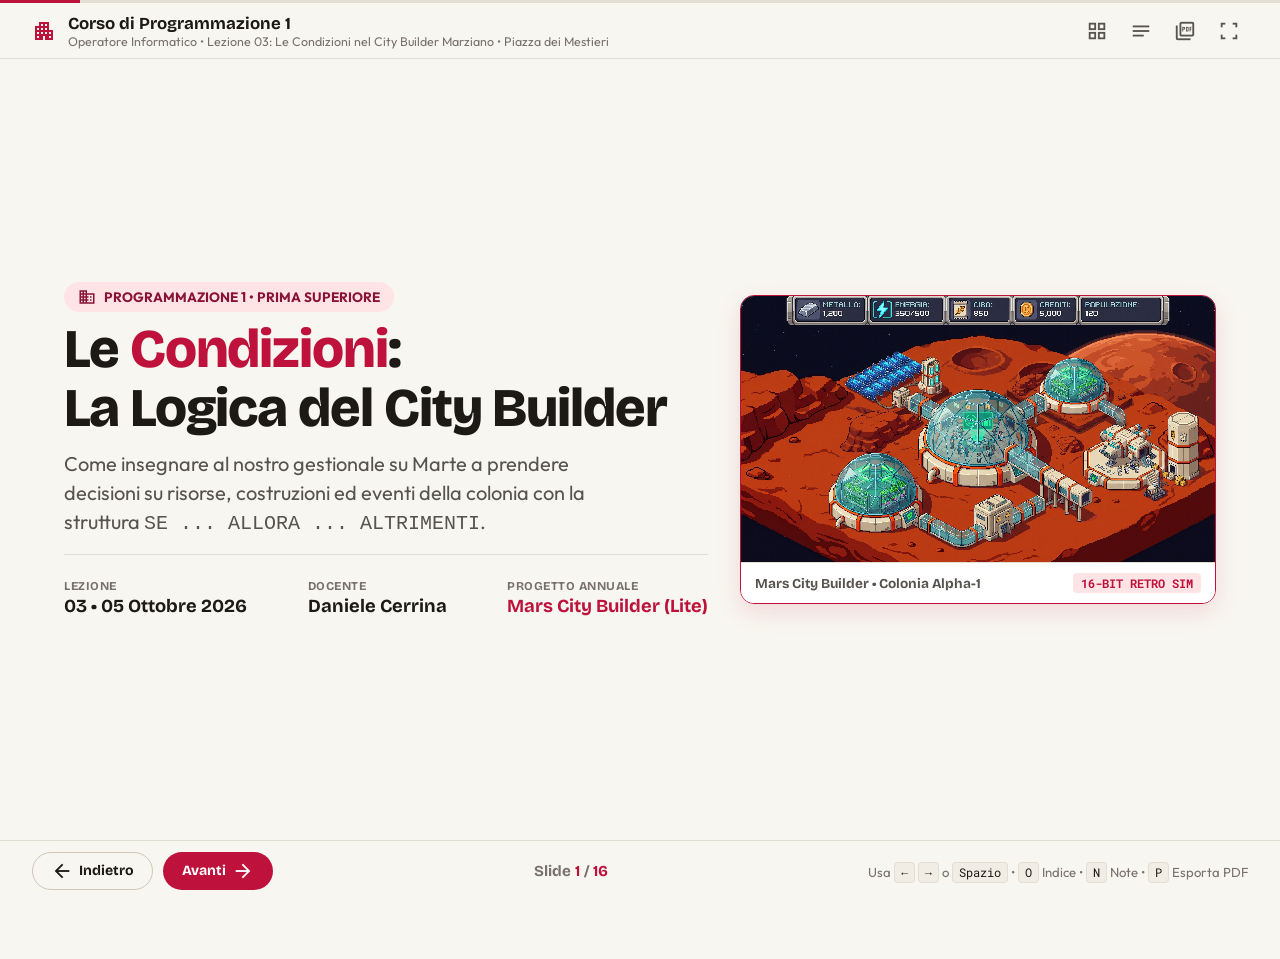
<file: 2026-10-05/presentazione/index.html>
<!DOCTYPE html>
<html lang="it">

<head>
  <meta charset="UTF-8">
  <meta name="viewport" content="width=device-width, initial-scale=1.0">
  <title>Le Condizioni negli Algoritmi | Corso di Programmazione 1 - Piazza dei Mestieri</title>

  <!-- Tipografia: Outfit (Testo) & Bricolage Grotesque (Titoli e Accenti) & Roboto Mono (Codice) -->
  <link rel="preconnect" href="https://fonts.googleapis.com">
  <link rel="preconnect" href="https://fonts.gstatic.com" crossorigin>
  <link
    href="https://fonts.googleapis.com/css2?family=Bricolage+Grotesque:opsz,wght@12..96,500;12..96,600;12..96,700;12..96,800&family=Outfit:wght@300;400;500;600;700&family=Roboto+Mono:wght@400;500;600;700&display=swap"
    rel="stylesheet">

  <!-- Google Material Symbols Outlined -->
  <link rel="stylesheet"
    href="https://fonts.googleapis.com/css2?family=Material+Symbols+Outlined:opsz,wght,FILL,GRAD@20..48,100..700,0..1,-50..200" />

  <link rel="stylesheet" href="style.css">
</head>

<body class="m3-paper">

  <!-- Progress Bar Superiore -->
  <div class="m3-progress-container">
    <div id="progressBar" class="m3-progress-bar"></div>
  </div>

  <!-- Barra Superiore Istituzionale -->
  <header class="m3-top-app-bar">
    <div class="app-bar-leading">
      <span class="material-symbols-outlined icon-main">apartment</span>
      <div class="app-bar-title-group">
        <span class="app-bar-title">Corso di Programmazione 1</span>
        <span class="app-bar-subtitle">Operatore Informatico &bull; Lezione 03: Le Condizioni nel City Builder Marziano
          &bull; Piazza dei Mestieri</span>
      </div>
    </div>

    <div class="app-bar-actions">
      <button id="btnOverview" class="m3-icon-button" title="Indice delle slide (O)">
        <span class="material-symbols-outlined">grid_view</span>
      </button>
      <button id="btnNotes" class="m3-icon-button" title="Note Docente (N)">
        <span class="material-symbols-outlined">notes</span>
      </button>
      <button id="btnExportPdf" class="m3-icon-button" title="Esporta slide in PDF (P)">
        <span class="material-symbols-outlined">picture_as_pdf</span>
      </button>
      <button id="btnFullscreen" class="m3-icon-button" title="Schermo intero (F)">
        <span class="material-symbols-outlined">fullscreen</span>
      </button>
    </div>
  </header>

  <!-- Slide Deck Main Container -->
  <main class="deck-container">

    <!-- SLIDE 1: COPERTINA -->
    <section class="slide active" data-slide="1">
      <div class="slide-content cover-slide-layout" style="max-width: 1180px;">
        <div style="display: grid; grid-template-columns: 1.15fr 0.85fr; gap: 32px; align-items: center; width: 100%;">
          <div>
            <div
              style="display: inline-flex; align-items: center; gap: 8px; background: var(--cherry-container); color: var(--cherry-text); padding: 6px 14px; border-radius: 9999px; font-weight: 700; font-size: 0.85rem; margin-bottom: 8px;">
              <span class="material-symbols-outlined" style="font-size: 18px;">domain</span>
              <span>PROGRAMMAZIONE 1 &bull; PRIMA SUPERIORE</span>
            </div>
            <h1 class="main-title" style="font-size: 3.4rem; line-height: 1.08; margin-bottom: 12px;">
              Le <span class="cherry-text">Condizioni</span>:<br>La Logica del City Builder
            </h1>
            <p class="main-lead" style="font-size: 1.25rem; line-height: 1.45; max-width: 580px; margin-bottom: 16px;">
              Come insegnare al nostro gestionale su Marte a prendere decisioni su risorse, costruzioni ed eventi della
              colonia con la struttura <code>SE ... ALLORA ... ALTRIMENTI</code>.
            </p>

            <div class="cover-specs-row" style="margin-top: 10px;">
              <div class="spec-cell">
                <span class="spec-label">LEZIONE</span>
                <span class="spec-value" style="font-size: 1.15rem;">03 &bull; 05 Ottobre 2026</span>
              </div>
              <div class="spec-cell">
                <span class="spec-label">DOCENTE</span>
                <span class="spec-value" style="font-size: 1.15rem;">Daniele Cerrina</span>
              </div>
              <div class="spec-cell">
                <span class="spec-label">PROGETTO ANNUALE</span>
                <span class="spec-value" style="font-size: 1.15rem; color: var(--cherry-primary); font-weight: 700;">Mars
                  City Builder (Lite)</span>
              </div>
            </div>
          </div>

          <div class="pixel-art-card" style="box-shadow: 0 8px 24px rgba(190, 18, 60, 0.12); border-color: var(--cherry-primary);">
            <div class="pixel-art-img-wrap" style="aspect-ratio: 16/9; max-height: 330px;">
              <img src="immagini/mappa.jpeg" alt="Panoramica Mars City Builder 16-bit" class="pixel-art-img">
            </div>
            <div class="pixel-art-caption">
              <span>Mars City Builder &bull; Colonia Alpha-1</span>
              <span class="pixel-tag">16-BIT RETRO SIM</span>
            </div>
          </div>
        </div>
      </div>
      <div class="speaker-notes">
        Benvenuti alla terza lezione. Oggi applichiamo la logica delle scelte direttamente al nostro gioco: un city
        builder marziano leggero dove gestiamo coloni, risorse, energia e costruzioni.
      </div>
    </section>

    <!-- SLIDE 2: DAL BINARIO UNICO AL GESTIONALE -->
    <section class="slide" data-slide="2">
      <div class="slide-content">
        <div class="slide-header">
          <span class="slide-kicker">IL MOTORE DI UN GESTIONALE</span>
          <h2>Perché un City Builder ha Bisogno di Bivi?</h2>
          <p class="section-lead">In un simulatore di colonia le risorse cambiano ogni secondo: non possiamo fare sempre
            la stessa cosa.</p>
        </div>

        <div class="lim-two-boxes">
          <div class="lim-box">
            <div
              style="display: flex; align-items: center; gap: 8px; color: var(--text-secondary); margin-bottom: 8px;">
              <span class="material-symbols-outlined" style="font-size: 28px;">linear_scale</span>
              <strong style="font-size: 1.15rem;">Sequenza Pura (Senza Decisioni)</strong>
            </div>
            <p>Esegue i comandi alla cieca: clicchi su "Costruisci Serra" e il gioco costruisce la serra anche se hai
              zero metallo in magazzino!</p>
            <div
              style="background: var(--paper-bg); padding: 12px; border-radius: 8px; margin-top: 12px; font-family: var(--font-mono); font-size: 0.9rem;">
              1. Clic su Costruisci Serra<br>
              2. Piazza edificio sulla mappa<br>
              3. Metallo va a -50 (BUG!)
            </div>
            <p style="margin-top: 10px; font-size: 0.9rem; color: var(--text-muted);"><em>Risultato: risorse negative,
                gioco rotto in 10 secondi!</em></p>
          </div>

          <div class="lim-box" style="border-color: var(--cherry-primary); background: var(--cherry-tint);">
            <div
              style="display: flex; align-items: center; gap: 8px; color: var(--cherry-primary); margin-bottom: 8px;">
              <span class="material-symbols-outlined" style="font-size: 28px;">alt_route</span>
              <strong style="font-size: 1.15rem;">La Selezione Condizionale</strong>
            </div>
            <p>Il gioco <strong>controlla lo stato del magazzino</strong> prima di fare qualsiasi mossa. Se hai le
              risorse costruisce, altrimenti ti avvisa!</p>
            <div
              style="background: var(--paper-surface); padding: 12px; border-radius: 8px; margin-top: 12px; font-family: var(--font-mono); font-size: 0.9rem; border-left: 3px solid var(--cherry-primary);">
              SE metallo &gt;= 50 ALLORA<br>
              &nbsp;&nbsp;&bull; Costruisci Serra &amp; sottrai 50<br>
              ALTRIMENTI<br>
              &nbsp;&nbsp;&bull; Mostra "Metallo insufficiente!"
            </div>
            <p style="margin-top: 10px; font-size: 0.9rem; color: var(--cherry-text);"><em>Il gioco è coerente, solido e
                divertente da giocare!</em></p>
          </div>
        </div>
      </div>
      <div class="speaker-notes">
        Far riflettere: in SimCity o nei city builder su mobile, ogni volta che tocchi un edificio il gioco fa
        esattamente questo controllo booleano.
      </div>
    </section>

    <!-- SLIDE 3: COS'È UNA CONDIZIONE? -->
    <section class="slide" data-slide="3">
      <div class="slide-content">
        <div class="slide-header">
          <span class="slide-kicker">FONDAMENTI LOGICI</span>
          <h2>Cos'è una Condizione? Solo VERO o FALSO!</h2>
          <p class="section-lead">Una condizione è una verifica che ha solo due possibili risposte matematiche (Logica
            Booleana).</p>
        </div>

        <div class="lim-three-cols">
          <div class="lim-box" style="border-top: 4px solid #10b981;">
            <div style="display: flex; align-items: center; gap: 8px; color: #047857; margin-bottom: 8px;">
              <span class="material-symbols-outlined">check_circle</span>
              <strong>VERO (True / 1)</strong>
            </div>
            <p>La condizione nel gioco si è verificata:</p>
            <ul style="margin-top: 8px; padding-left: 18px; font-size: 0.95rem; line-height: 1.5;">
              <li><code>crediti &gt;= 50</code> con crediti = 120</li>
              <li><code>energia &gt; consumo</code> con 100 &gt; 80</li>
              <li><code>posti_letto == coloni</code> con 10 == 10</li>
            </ul>
          </div>

          <div class="lim-box" style="border-top: 4px solid #f43f5e;">
            <div style="display: flex; align-items: center; gap: 8px; color: #be123c; margin-bottom: 8px;">
              <span class="material-symbols-outlined">cancel</span>
              <strong>FALSO (False / 0)</strong>
            </div>
            <p>La condizione NON si è verificata:</p>
            <ul style="margin-top: 8px; padding-left: 18px; font-size: 0.95rem; line-height: 1.5;">
              <li><code>crediti &gt;= 50</code> con crediti = 30</li>
              <li><code>energia &gt; consumo</code> con 40 &gt; 80</li>
              <li><code>posti_letto == coloni</code> con 6 == 10</li>
            </ul>
          </div>

          <div class="lim-box" style="border-top: 4px solid var(--amber-secondary);">
            <div style="display: flex; align-items: center; gap: 8px; color: var(--amber-text); margin-bottom: 8px;">
              <span class="material-symbols-outlined">psychology_alt</span>
              <strong>NON è una Condizione</strong>
            </div>
            <p>Gusti, desideri o azioni:</p>
            <ul style="margin-top: 8px; padding-left: 18px; font-size: 0.95rem; line-height: 1.5;">
              <li><em>"La colonia è carina?"</em></li>
              <li><em>"Migliora la serra"</em></li>
              <li><em>"I coloni sono stanchi?"</em></li>
            </ul>
            <p style="margin-top: 8px; font-size: 0.85rem; color: var(--text-muted);">Il motore del gioco capisce solo
              numeri e confronti esatti!</p>
          </div>
        </div>
      </div>
      <div class="speaker-notes">
        Spiegare che la memoria del computer non valuta sentimenti: controlla se il numero nella variabile è maggiore,
        minore o uguale alla soglia.
      </div>
    </section>

    <!-- SLIDE 4: GLI OPERATORI DI CONFRONTO -->
    <section class="slide" data-slide="4">
      <div class="slide-content">
        <div class="slide-header">
          <span class="slide-kicker">IL LINGUAGGIO DELLE REGOLE</span>
          <h2>I 6 Operatori Relazionali di Confronto</h2>
          <p class="section-lead">I simboli che utilizziamo per confrontare le risorse e i parametri della colonia.</p>
        </div>

        <div class="operators-grid">
          <div class="op-card">
            <span class="op-symbol">&gt;</span>
            <span class="op-name">Maggiore di</span>
            <span class="op-example">produzione &gt; consumo</span>
          </div>

          <div class="op-card">
            <span class="op-symbol">&lt;</span>
            <span class="op-name">Minore di</span>
            <span class="op-example">scorte_cibo &lt; 10</span>
          </div>

          <div class="op-card">
            <span class="op-symbol">&gt;=</span>
            <span class="op-name">Maggiore o Uguale</span>
            <span class="op-example">metallo &gt;= costo_cupola</span>
          </div>

          <div class="op-card">
            <span class="op-symbol">&lt;=</span>
            <span class="op-name">Minore o Uguale</span>
            <span class="op-example">coloni &lt;= posti_letto</span>
          </div>

          <div class="op-card" style="border: 2px solid var(--cherry-primary); background: var(--cherry-tint);">
            <span class="op-symbol">==</span>
            <span class="op-name">Uguale a (Confronto)</span>
            <span class="op-example">coloni == 0</span>
          </div>

          <div class="op-card">
            <span class="op-symbol">!=</span>
            <span class="op-name">Diverso da</span>
            <span class="op-example">stato_centrale != "SPENTA"</span>
          </div>
        </div>

        <div class="note-box"
          style="margin-top: 16px; background: var(--paper-surface-muted); padding: 12px 20px; border-radius: 10px; border-left: 4px solid var(--cherry-primary); font-size: 0.95rem;">
          <strong>Regola per il quaderno:</strong> <code>&gt;=</code> e <code>&lt;=</code> si scrivono sempre con il
          segno uguale a destra. Non inventare simboli come <code>=&gt;</code> o <code>&lt;&gt;</code>!
        </div>
      </div>
      <div class="speaker-notes">
        Esempio alla classe: se ho 50 di metallo e il costo è 50, `metallo >= 50` è VERO! Con `metallo > 50` sarebbe
        stato FALSO.
      </div>
    </section>

    <!-- SLIDE 5: ASSEGNAZIONE VS CONFRONTO -->
    <section class="slide" data-slide="5">
      <div class="slide-content">
        <div class="slide-header">
          <span class="slide-kicker">LA TRAPPOLA #1 DEGLI SVILUPPATORI</span>
          <h2>Attenzione al Bug: = (Assegna) vs == (Confronta)</h2>
          <p class="section-lead">Nel gestionale svolgono due compiti completamente diversi sulla memoria.</p>
        </div>

        <div class="lim-two-boxes">
          <div class="lim-box" style="border-left: 5px solid var(--amber-secondary);">
            <div
              style="font-family: var(--font-mono); font-size: 1.8rem; font-weight: 700; color: var(--amber-secondary); margin-bottom: 6px;">
              = (Un solo uguale)
            </div>
            <h3 style="margin-bottom: 8px;">L'Assegnazione (Comando: Deposita/Modifica)</h3>
            <p>Significa: <em>"Modifica la risorsa! Metti questo nuovo valore dentro la scatola in RAM!"</em></p>
            <div
              style="background: var(--paper-bg); border-radius: 8px; padding: 12px; margin-top: 14px; font-family: var(--font-mono);">
              <strong>crediti = 100</strong><br>
              <span style="font-size: 0.85rem; color: var(--text-secondary);">&rarr; Sovrascrive il conto bancario con
                100 crediti.</span>
            </div>
            <p style="margin-top: 10px; font-size: 0.9rem; color: var(--amber-text);"><strong>Azione: cambia la
                partita!</strong></p>
          </div>

          <div class="lim-box" style="border-left: 5px solid var(--cherry-primary);">
            <div
              style="font-family: var(--font-mono); font-size: 1.8rem; font-weight: 700; color: var(--cherry-primary); margin-bottom: 6px;">
              == (Doppio uguale)
            </div>
            <h3 style="margin-bottom: 8px;">Il Confronto (Domanda: È uguale a...?)</h3>
            <p>Significa: <em>"Il giocatore ha esattamente questa quantità? Rispondimi solo VERO o FALSO!"</em></p>
            <div
              style="background: var(--paper-bg); border-radius: 8px; padding: 12px; margin-top: 14px; font-family: var(--font-mono);">
              <strong>crediti == 100</strong><br>
              <span style="font-size: 0.85rem; color: var(--text-secondary);">&rarr; Restituisce VERO se ha 100, FALSO
                se ne ha 99 o 101.</span>
            </div>
            <p style="margin-top: 10px; font-size: 0.9rem; color: var(--cherry-text);"><strong>Domanda: non altera la
                memoria!</strong></p>
          </div>
        </div>
      </div>
      <div class="speaker-notes">
        Scrivere alla lavagna `energia = 0` (spegni tutto!) vs `energia == 0` (chiediti se l'energia è finita). Errore
        classico che tutti fanno all'inizio.
      </div>
    </section>

    <!-- SLIDE 6: LA STRUTTURA SE - ALLORA - ALTRIMENTI -->
    <section class="slide" data-slide="6">
      <div class="slide-content">
        <div class="slide-header">
          <span class="slide-kicker">SINTASSI ALGORITMICA</span>
          <h2>La Selezione a Due Vie: SE ... ALLORA ... ALTRIMENTI</h2>
          <p class="section-lead">La struttura universale con cui il gioco sceglie quale strada percorrere.</p>
        </div>

        <div class="lim-split">
          <div class="code-column">
            <div class="code-box-header">
              <span class="material-symbols-outlined">terminal</span>
              <span>SCHEMA PSEUDOCODICE</span>
            </div>
            <pre class="code-area"><code><span class="kw-cherry">SE</span> &lt;condizione booleana&gt; <span class="kw-cherry">ALLORA</span>
    <span class="comment">// Strada 1: eseguita SOLO se VERO</span>
    istruzione_A1
    istruzione_A2
<span class="kw-cherry">ALTRIMENTI</span>
    <span class="comment">// Strada 2: eseguita SOLO se FALSO</span>
    istruzione_B1
    istruzione_B2
<span class="kw-cherry">FINE SE</span></code></pre>
          </div>

          <div class="branch-container" style="display: flex; flex-direction: column; gap: 12px; margin-top: 0;">
            <div class="branch-card true-branch" style="padding: 16px;">
              <div class="branch-header" style="margin-bottom: 8px; padding-bottom: 6px;">
                <span class="branch-badge badge-true">
                  <span class="material-symbols-outlined" style="font-size: 16px;">check</span>
                  Ramo VERO (ALLORA)
                </span>
              </div>
              <p style="font-size: 0.95rem;">Si attiva se il test è <strong>VERO</strong> (es. hai abbastanza risorse).
                Il ramo ALTRIMENTI viene saltato all'istante.</p>
            </div>

            <div class="branch-card false-branch" style="padding: 16px;">
              <div class="branch-header" style="margin-bottom: 8px; padding-bottom: 6px;">
                <span class="branch-badge badge-false">
                  <span class="material-symbols-outlined" style="font-size: 16px;">close</span>
                  Ramo FALSO (ALTRIMENTI)
                </span>
              </div>
              <p style="font-size: 0.95rem;">Si attiva se il test è <strong>FALSO</strong> (es. risorse insufficienti).
                Il ramo ALLORA viene ignorato.</p>
            </div>

            <div
              style="background: var(--paper-surface-muted); padding: 8px 14px; border-radius: 8px; font-size: 0.85rem; color: var(--text-secondary);">
              &bull; <strong>Mutua Esclusione:</strong> Il gioco non prenderà MAI entrambe le strade nello stesso turno!
            </div>
          </div>
        </div>
      </div>
      <div class="speaker-notes">
        Mostrare l'indentazione. Dopo FINE SE, il programma continua normalmente verso il basso (es. aggiorna la grafica
        dello schermo).
      </div>
    </section>

    <!-- SLIDE 7: LA SELEZIONE A UNA VIA -->
    <section class="slide" data-slide="7">
      <div class="slide-content">
        <div class="slide-header">
          <span class="slide-kicker">VARIANTE GESTIONALE</span>
          <h2>La Selezione a Una Via: SE ... ALLORA (Senza Else)</h2>
          <p class="section-lead">Quando l'azione avviene solo in un caso speciale (es. un bonus o una penalità
            facoltativa).</p>
        </div>

        <div class="lim-two-boxes">
          <div class="lim-box">
            <h3 style="color: var(--cherry-primary); margin-bottom: 8px;">Esempio Bonus di Fine Giornata</h3>
            <div
              style="background: var(--paper-bg); border-radius: 8px; padding: 14px; font-family: var(--font-mono); font-size: 0.95rem; line-height: 1.6;">
              <span style="color: var(--cherry-primary); font-weight: 700;">SE</span> colonia_felice == VERO <span
                style="color: var(--cherry-primary); font-weight: 700;">ALLORA</span><br>
              &nbsp;&nbsp;&nbsp;&nbsp;crediti = crediti + 20<br>
              <span style="color: var(--cherry-primary); font-weight: 700;">FINE SE</span><br><br>
              salva_partita()
            </div>
          </div>

          <div class="lim-box">
            <h3 style="margin-bottom: 8px;">Cosa succede nel gioco?</h3>
            <ul class="lim-bullet-list" style="margin-top: 10px;">
              <li>
                <span class="material-symbols-outlined lim-bullet-icon" style="color: #10b981;">check</span>
                <span><strong>Se la colonia è felice (VERO):</strong> incassa il bonus di 20 crediti e poi salva la
                  partita.</span>
              </li>
              <li>
                <span class="material-symbols-outlined lim-bullet-icon" style="color: #f43f5e;">close</span>
                <span><strong>Se la colonia non è felice (FALSO):</strong> non succede nulla, non perde soldi: salva la
                  partita e prosegue dritto!</span>
              </li>
            </ul>
            <div
              style="margin-top: 16px; padding: 10px 14px; background: var(--amber-container); border-radius: 8px; font-size: 0.85rem; color: var(--amber-text);">
              <strong>Regola:</strong> L'<code>ALTRIMENTI</code> si scrive solo quando la condizione falsa richiede
              un'azione alternativa.
            </div>
          </div>
        </div>
      </div>
      <div class="speaker-notes">
        Spiegare che un `SE` senza `ALTRIMENTI` è come un checkpoint: fai qualcosa in più solo se te lo sei meritato.
      </div>
    </section>

    <!-- SLIDE 8: IL PATTERN DEL CITY BUILDER -->
    <section class="slide" data-slide="8">
      <div class="slide-content">
        <div class="slide-header">
          <span class="slide-kicker">PATTERN DI GIOCO FONDAMENTALE</span>
          <h2>Lo Schema Classico del City Builder: Verifica &amp; Spesa</h2>
          <p class="section-lead">Ogni volta che il giocatore vuole costruire un edificio, il gioco segue sempre 3 passi
            logici.</p>
        </div>

        <div class="lim-focus-card">
          <div style="display: grid; grid-template-columns: repeat(3, 1fr); gap: 18px; margin-top: 6px;">

            <div
              style="background: var(--paper-bg); border-radius: 12px; padding: 16px; border: 1px solid var(--paper-border-strong);">
              <div
                style="display: flex; align-items: center; gap: 8px; color: var(--cherry-primary); margin-bottom: 8px; font-weight: 700;">
                <span class="material-symbols-outlined">rule</span>
                <span>1. VERIFICA</span>
              </div>
              <p style="font-size: 0.95rem; line-height: 1.5;">
                Il gioco confronta le risorse in magazzino con il costo dell'edificio:
                <br><code>SE risorsa &gt;= costo</code>
              </p>
            </div>

            <div style="background: #ecfdf5; border-radius: 12px; padding: 16px; border: 1px solid #a7f3d0;">
              <div
                style="display: flex; align-items: center; gap: 8px; color: #047857; margin-bottom: 8px; font-weight: 700;">
                <span class="material-symbols-outlined">paid</span>
                <span>2. SCALA RISORSA</span>
              </div>
              <p style="font-size: 0.95rem; line-height: 1.5;">
                Se sono sufficienti, piazza l'edificio e sottrae il costo dal totale:
                <br><code>risorsa = risorsa - costo</code>
              </p>
            </div>

            <div style="background: #fff1f2; border-radius: 12px; padding: 16px; border: 1px solid #fecdd3;">
              <div
                style="display: flex; align-items: center; gap: 8px; color: #be123c; margin-bottom: 8px; font-weight: 700;">
                <span class="material-symbols-outlined">chat_bubble</span>
                <span>3. FEEDBACK</span>
              </div>
              <p style="font-size: 0.95rem; line-height: 1.5;">
                Comunica sempre un messaggio a video al giocatore (costruzione avvenuta o fondi insufficienti).
              </p>
            </div>

          </div>
        </div>
      </div>
      <div class="speaker-notes">
        Questo schema (Verifica -> Spesa -> Feedback) è il cuore di qualsiasi gioco gestionale e lo ritroveranno in
        tutti gli esercizi di oggi.
      </div>
    </section>

    <!-- SLIDE 9: INTRODUZIONE AI FLOW CHART -->
    <section class="slide" data-slide="9">
      <div class="slide-content">
        <div class="slide-header">
          <span class="slide-kicker">RAPPRESENTAZIONE GRAFICA</span>
          <h2>I Diagrammi a Blocchi (Flow Chart)</h2>
          <p class="section-lead">Le forme geometriche standard per disegnare il flusso dell'algoritmo prima di scrivere codice.</p>
        </div>

        <div class="fc-grid-4">
          <!-- PARALLELOGRAMMA: INPUT / OUTPUT -->
          <div class="fc-card">
            <svg viewBox="0 0 160 50" class="fc-shape-svg">
              <polygon points="25,5 155,5 135,45 5,45" fill="#fef3c7" stroke="#d97706" stroke-width="2.5" stroke-linejoin="round"/>
              <text x="50%" y="54%" text-anchor="middle" dominant-baseline="middle" font-family="'Outfit', sans-serif" font-weight="700" font-size="12" fill="#92400e">LEGGI / SCRIVI</text>
            </svg>
            <div class="fc-shape-title">Parallelogramma</div>
            <span class="fc-shape-badge" style="background: #fef3c7; color: #92400e;">INPUT / OUTPUT</span>
            <p class="fc-shape-desc">
              Ingresso dati da tastiera o sensori (<strong>LEGGI</strong>) e comunicazione a video al giocatore (<strong>SCRIVI</strong>).
            </p>
            <div class="fc-example-pill">LEGGI metallo / SCRIVI msg</div>
          </div>

          <!-- RETTANGOLO: OPERAZIONI / ASSEGNAZIONI -->
          <div class="fc-card">
            <svg viewBox="0 0 160 50" class="fc-shape-svg">
              <rect x="10" y="5" width="140" height="40" rx="4" fill="#ecfdf5" stroke="#059669" stroke-width="2.5"/>
              <text x="50%" y="54%" text-anchor="middle" dominant-baseline="middle" font-family="'Outfit', sans-serif" font-weight="700" font-size="12" fill="#065f46">OPERAZIONE (=)</text>
            </svg>
            <div class="fc-shape-title">Rettangolo</div>
            <span class="fc-shape-badge" style="background: #ecfdf5; color: #065f46;">AZIONE / CALCOLO</span>
            <p class="fc-shape-desc">
              Calcoli matematici, decremento risorse, aggiornamento variabili e assegnazioni di testo.
            </p>
            <div class="fc-example-pill">metallo = metallo - 50</div>
          </div>

          <!-- ROMBO / ESAGONO: CONDIZIONE / BIVIO -->
          <div class="fc-card">
            <svg viewBox="0 0 160 50" class="fc-shape-svg">
              <polygon points="80,5 155,25 80,45 5,25" fill="#fff1f2" stroke="#be123c" stroke-width="2.5" stroke-linejoin="round"/>
              <text x="50%" y="54%" text-anchor="middle" dominant-baseline="middle" font-family="'Outfit', sans-serif" font-weight="700" font-size="11" fill="#9f1239">CONDIZIONE ?</text>
            </svg>
            <div class="fc-shape-title">Rombo / Esagono</div>
            <span class="fc-shape-badge" style="background: #fff1f2; color: #9f1239;">BIVIO (VERO / FALSO)</span>
            <p class="fc-shape-desc">
              Test booleano di decisione. Ha <strong>1 freccia in ingresso</strong> e <strong>2 frecce in uscita</strong> etichettate <em>SÌ/VERO</em> e <em>NO/FALSO</em>.
            </p>
            <div class="fc-example-pill">metallo &gt;= 50 ?</div>
          </div>

          <!-- OVALE: INIZIO / FINE -->
          <div class="fc-card">
            <svg viewBox="0 0 160 50" class="fc-shape-svg">
              <rect x="20" y="5" width="120" height="40" rx="20" fill="#e0e7ff" stroke="#4f46e5" stroke-width="2.5"/>
              <text x="50%" y="54%" text-anchor="middle" dominant-baseline="middle" font-family="'Outfit', sans-serif" font-weight="700" font-size="12" fill="#3730a3">INIZIO / FINE</text>
            </svg>
            <div class="fc-shape-title">Ovale (Ellisse)</div>
            <span class="fc-shape-badge" style="background: #e0e7ff; color: #3730a3;">START &amp; STOP</span>
            <p class="fc-shape-desc">
              Delimita i punti di partenza e di arrivo obbligatori dell'algoritmo: nessun flusso può rimanere sospeso.
            </p>
            <div class="fc-example-pill">INIZIO &bull; FINE</div>
          </div>
        </div>
      </div>
      <div class="speaker-notes">
        Spiegare agli studenti le quattro forme geometriche standard: parallelogramma (I/O), rettangolo (operazioni),
        rombo (scelte/bivi con uscite etichettate VERO e FALSO), ovale (apertura e chiusura).
      </div>
    </section>

    <!-- SLIDE 10: ESEMPIO SVOLTO (1/2) - IL PROBLEMA -->
    <section class="slide" data-slide="10">
      <div class="slide-content">
        <div class="slide-header">
          <span class="slide-kicker">ESEMPIO GUIDATO &bull; CITY BUILDER (1/2)</span>
          <h2>Esempio Svolto: Costruzione della Cupola Idroponica</h2>
          <p class="section-lead">Il giocatore vuole costruire una serra idroponica per produrre cibo per la colonia.</p>
        </div>

        <div class="slide-split-with-img">
          <div class="lim-focus-card" style="border-left: 6px solid var(--cherry-primary); margin: 0;">
            <div class="lim-title" style="color: var(--cherry-primary);">
              <span class="material-symbols-outlined">agriculture</span>
              <span>Regole di Costruzione</span>
            </div>
            <p style="font-size: 1.05rem; line-height: 1.5; color: var(--text-primary); margin-top: 8px;">
              Ogni <strong>Cupola Idroponica</strong> costa esattamente <strong>50 unità di metallo</strong>.
            </p>
            <div
              style="background: var(--paper-bg); border-radius: 10px; padding: 12px 14px; margin-top: 10px; border: 1px dashed var(--paper-border-strong); font-size: 0.95rem;">
              <p style="font-weight: 600; color: var(--text-primary);">Specifiche dell'Algoritmo:</p>
              <ul style="margin-top: 6px; padding-left: 18px; line-height: 1.5;">
                <li>Input: quantità di <code>metallo</code> disponibile nel magazzino.</li>
                <li>Se il metallo basta (almeno 50): costruisci la serra, sottrai 50 al magazzino e notifica successo.</li>
                <li>Altrimenti: non costruire nulla e avvisa che le risorse sono insufficienti.</li>
                <li>Output: messaggio finale per il giocatore e saldo di metallo rimasto.</li>
              </ul>
            </div>
          </div>

          <div class="pixel-art-card">
            <div class="pixel-art-img-wrap" style="aspect-ratio: 16/9; max-height: 290px;">
              <img src="immagini/serra.jpeg" alt="Cupola Idroponica Pixel Art" class="pixel-art-img">
            </div>
            <div class="pixel-art-caption">
              <span>Cupola Idroponica (Serra)</span>
              <span class="pixel-tag">COSTO: 50 METALLO</span>
            </div>
          </div>
        </div>
      </div>
      <div class="speaker-notes">
        Presentare il problema. Chiedere alla classe: se abbiamo esattamente 50 di metallo, possiamo costruire la serra?
        Sì, grazie al maggiore o uguale.
      </div>
    </section>

    <!-- SLIDE 11: ESEMPIO SVOLTO (2/2) - IL FLOW CHART RISOLTO -->
    <section class="slide" data-slide="11">
      <div class="slide-content">
        <div class="slide-header">
          <span class="slide-kicker">ESEMPIO GUIDATO &bull; CITY BUILDER (2/2)</span>
          <h2>Il Flow Chart Risolto &amp; Pseudocodice</h2>
          <p class="section-lead">Come i blocchi geometrici disegnano visivamente la logica della costruzione.</p>
        </div>

        <div class="lim-split" style="gap: 20px; align-items: stretch;">
          <!-- COLONNA FLOW CHART GRAFICO -->
          <div class="fc-diagram-container" style="flex: 1.15; padding: 10px;">
            <svg class="fc-flowchart-svg" viewBox="0 0 420 430" style="width: 100%; max-height: 360px; display: block;">
              <defs>
                <marker id="fc-arrow" viewBox="0 0 10 10" refX="6" refY="5" markerWidth="6" markerHeight="6" orient="auto-start-reverse">
                  <path d="M 0 1 L 8 5 L 0 9 z" fill="#475569" />
                </marker>
              </defs>

              <!-- INIZIO -->
              <rect x="150" y="5" width="120" height="28" rx="14" fill="#e0e7ff" stroke="#4f46e5" stroke-width="2"/>
              <text x="210" y="23" text-anchor="middle" font-family="'Outfit', sans-serif" font-weight="700" font-size="12" fill="#3730a3">INIZIO</text>

              <!-- Linea verso LEGGI -->
              <line x1="210" y1="33" x2="210" y2="54" stroke="#475569" stroke-width="2" marker-end="url(#fc-arrow)"/>

              <!-- LEGGI metallo (Parallelogramma) -->
              <polygon points="135,55 295,55 275,87 115,87" fill="#fef3c7" stroke="#d97706" stroke-width="2"/>
              <text x="205" y="75" text-anchor="middle" font-family="'Outfit', sans-serif" font-weight="700" font-size="12" fill="#92400e">LEGGI metallo</text>

              <!-- Linea verso ROMBO -->
              <line x1="205" y1="87" x2="205" y2="110" stroke="#475569" stroke-width="2" marker-end="url(#fc-arrow)"/>

              <!-- ROMBO CONDIZIONE -->
              <polygon points="205,110 310,144 205,178 100,144" fill="#fff1f2" stroke="#be123c" stroke-width="2"/>
              <text x="205" y="148" text-anchor="middle" font-family="'Outfit', sans-serif" font-weight="700" font-size="12" fill="#9f1239">metallo &gt;= 50 ?</text>

              <!-- RAMO VERO (A Sinistra) -->
              <path d="M 100,144 L 65,144 L 65,198" fill="none" stroke="#059669" stroke-width="2" marker-end="url(#fc-arrow)"/>
              <text x="60" y="136" font-family="'Outfit', sans-serif" font-weight="800" font-size="12" fill="#047857">SÌ (VERO)</text>

              <!-- Azione 1: metallo = metallo - 50 -->
              <rect x="5" y="200" width="130" height="30" rx="4" fill="#ecfdf5" stroke="#059669" stroke-width="2"/>
              <text x="70" y="219" text-anchor="middle" font-family="'Outfit', sans-serif" font-weight="600" font-size="10.5" fill="#065f46">metallo = metallo - 50</text>

              <!-- Linea verso Azione 2 -->
              <line x1="70" y1="230" x2="70" y2="246" stroke="#475569" stroke-width="2" marker-end="url(#fc-arrow)"/>

              <!-- Azione 2: messaggio = "Serra Fatta!" -->
              <rect x="5" y="248" width="130" height="30" rx="4" fill="#ecfdf5" stroke="#059669" stroke-width="2"/>
              <text x="70" y="267" text-anchor="middle" font-family="'Outfit', sans-serif" font-weight="600" font-size="10" fill="#065f46">msg = "Serra Costruita!"</text>

              <!-- Chiusura ramo vero -->
              <path d="M 70,278 L 70,315 L 200,315" fill="none" stroke="#475569" stroke-width="2"/>

              <!-- RAMO FALSO (A Destra) -->
              <path d="M 310,144 L 350,144 L 350,220" fill="none" stroke="#be123c" stroke-width="2" marker-end="url(#fc-arrow)"/>
              <text x="315" y="136" font-family="'Outfit', sans-serif" font-weight="800" font-size="12" fill="#be123c">NO (FALSO)</text>

              <!-- Azione 3: messaggio = "Metallo Insuff." -->
              <rect x="285" y="222" width="130" height="32" rx="4" fill="#fff1f2" stroke="#e11d48" stroke-width="2"/>
              <text x="350" y="242" text-anchor="middle" font-family="'Outfit', sans-serif" font-weight="600" font-size="10" fill="#9f1239">msg = "Metallo Insuff."</text>

              <!-- Chiusura ramo falso -->
              <path d="M 350,254 L 350,315 L 210,315" fill="none" stroke="#475569" stroke-width="2"/>

              <!-- Punto di Riconnessione -->
              <circle cx="205" cy="315" r="4" fill="#475569"/>
              <line x1="205" y1="315" x2="205" y2="336" stroke="#475569" stroke-width="2" marker-end="url(#fc-arrow)"/>

              <!-- SCRIVI msg, metallo (Parallelogramma) -->
              <polygon points="120,338 290,338 270,370 100,370" fill="#fef3c7" stroke="#d97706" stroke-width="2"/>
              <text x="195" y="358" text-anchor="middle" font-family="'Outfit', sans-serif" font-weight="700" font-size="11" fill="#92400e">SCRIVI msg, metallo</text>

              <!-- Linea verso FINE -->
              <line x1="195" y1="370" x2="195" y2="390" stroke="#475569" stroke-width="2" marker-end="url(#fc-arrow)"/>

              <!-- FINE -->
              <rect x="140" y="392" width="110" height="28" rx="14" fill="#e0e7ff" stroke="#4f46e5" stroke-width="2"/>
              <text x="195" y="410" text-anchor="middle" font-family="'Outfit', sans-serif" font-weight="700" font-size="12" fill="#3730a3">FINE</text>
            </svg>
          </div>

          <!-- COLONNA PSEUDOCODICE AFFIANCATO -->
          <div class="code-column" style="flex: 0.85; margin: 0;">
            <div class="code-box-header">
              <span class="material-symbols-outlined">code</span>
              <span>CORRISPONDENZA IN CODICE</span>
            </div>
            <pre class="code-area" style="font-size: 0.82rem; padding: 12px;"><code><span class="comment">// 1. Parallelogramma Input</span>
<span class="kw-cherry">LEGGI</span> metallo

<span class="comment">// 2. Rombo Condizione</span>
<span class="kw-cherry">SE</span> metallo &gt;= 50 <span class="kw-cherry">ALLORA</span>
    <span class="comment">// Rettangoli Ramo SÌ</span>
    metallo = metallo - 50
    msg = <span class="str">"Serra Costruita!"</span>
<span class="kw-cherry">ALTRIMENTI</span>
    <span class="comment">// Rettangolo Ramo NO</span>
    msg = <span class="str">"Metallo Insufficiente!"</span>
<span class="kw-cherry">FINE SE</span>

<span class="comment">// 3. Parallelogramma Output</span>
<span class="kw-cherry">SCRIVI</span> msg, metallo</code></pre>
            <div style="background: var(--paper-bg); padding: 8px 12px; border-radius: 8px; margin-top: 8px; font-size: 0.82rem; border-left: 3px solid var(--cherry-primary);">
              I due rami del rombo si <strong>ricongiungono sempre</strong> prima del parallelogramma di output e del blocco <em>FINE</em>!
            </div>
          </div>
        </div>
      </div>
      <div class="speaker-notes">
        Far notare come ogni forma geometrica del diagramma corrisponda esattamente a un'istruzione dello pseudocodice.
      </div>
    </section>

    <!-- SLIDE 12: ESERCIZIO 1 -->
    <section class="slide" data-slide="12">
      <div class="slide-content">
        <div class="slide-header">
          <span class="slide-kicker">LABORATORIO SU CARTA &bull; SFIDA 1 DI 3</span>
          <h2>Esercizio 1: Il Bilancio Energetico della Colonia</h2>
          <p class="section-lead">Verifica della produzione solare contro il fabbisogno notturno.</p>
        </div>

        <div class="slide-split-with-img">
          <div class="lim-focus-card" style="margin: 0;">
            <p style="font-size: 0.98rem; line-height: 1.5; color: var(--text-primary); margin-bottom: 10px;">
              Il sole rosso di Marte sta calando dietro i crateri di Tharsis. Nella sala di controllo suonano i monitor: i coloni rientrano nelle cupole e accendono i riscaldatori notturni. Come responsabile dell'energia della colonia, devi verificare se la carica accumulata dai pannelli solari basterà a coprire il consumo di tutti gli edifici della base:
            </p>
            <div style="background: var(--paper-bg); padding: 12px 14px; border-radius: 8px; margin-top: 8px; font-size: 0.93rem; line-height: 1.5;">
              <strong>Cosa deve fare il gioco:</strong>
              <p style="margin-top: 6px;">
                Se la produzione di energia riesce a coprire o superare il consumo richiesto, la rete è stabile e la colonia trascorre la notte al sicuro. Se invece la produzione è inferiore alla richiesta, si rischia il blackout: occorre segnalare l'emergenza e disconnettere subito le fabbriche.
              </p>
              <p style="margin-top: 8px; font-weight: 600; color: var(--cherry-primary);">
                Disegna il Flow Chart sul quaderno usando le forme corrette (parallelogramma per I/O, rombo per la scelta, rettangoli per lo stato).
              </p>
            </div>
          </div>

          <div class="pixel-art-card">
            <div class="pixel-art-img-wrap">
              <img src="immagini/pannelli_solari.jpeg" alt="Centrale Solare Marziana Pixel Art" class="pixel-art-img">
            </div>
            <div class="pixel-art-caption">
              <span>Centrale Solare &bull; Rete Elettrica</span>
              <span class="pixel-tag">IMPIANTO ENERGIA</span>
            </div>
          </div>
        </div>

        <div style="margin-top: 12px;">
          <button class="m3-btn m3-btn-outlined reveal-trigger-btn" data-target="soluzioneEs1">
            <span class="material-symbols-outlined">visibility</span>
            <span>Mostra Soluzione</span>
          </button>
          <div id="soluzioneEs1" class="reveal-content hidden"
            style="margin-top: 8px; background: var(--paper-surface); border: 1px solid var(--cherry-primary); padding: 10px 14px; border-radius: 8px; font-family: var(--font-mono); font-size: 0.85rem; max-width: 620px;">
            <strong>Struttura Flow Chart:</strong><br>
            1. <em>Ovale:</em> INIZIO<br>
            2. <em>Parallelogramma:</em> LEGGI energia_prodotta, energia_richiesta<br>
            3. <em>Rombo:</em> energia_prodotta &gt;= energia_richiesta ?<br>
            &nbsp;&nbsp;&bull; <strong>SÌ:</strong> <em>Rettangolo</em> stato = "RETE STABILE: Energia sufficiente"<br>
            &nbsp;&nbsp;&bull; <strong>NO:</strong> <em>Rettangolo</em> stato = "BLACKOUT: Stacca fabbriche!"<br>
            4. <em>(I rami si uniscono)</em><br>
            5. <em>Parallelogramma:</em> SCRIVI stato<br>
            6. <em>Ovale:</em> FINE
          </div>
        </div>
      </div>
      <div class="speaker-notes">
        Verificare che gli studenti abbiano compreso il test di confronto tra due quantità variabili (produzione e
        richiesta) anziché una variabile e un numero fisso.
      </div>
    </section>

    <!-- SLIDE 13: ESERCIZIO 2 -->
    <section class="slide" data-slide="13">
      <div class="slide-content">
        <div class="slide-header">
          <span class="slide-kicker">LABORATORIO SU CARTA &bull; SFIDA 2 DI 3</span>
          <h2>Esercizio 2: Arrivo di Nuovi Coloni e Razioni di Cibo</h2>
          <p class="section-lead">Controllo scorte alimentari e aggiornamento delle risorse in magazzino.</p>
        </div>

        <div class="slide-split-with-img">
          <div class="lim-focus-card" style="margin: 0;">
            <p style="font-size: 0.98rem; line-height: 1.5; color: var(--text-primary); margin-bottom: 10px;">
              I retrorazzi della navetta Ares Shuttle sollevano polvere rossa sulla pista n&deg; 2: sono sbarcati nuovi coloni pronti a unirsi alla comunità. Prima di aprire i portelloni e assegnare gli alloggi, il responsabile del magazzino deve consultare il terminale dei silos idroponici, sapendo che ciascun colono consuma esattamente una cassa di cibo a turno:
            </p>
            <div style="background: var(--paper-bg); padding: 12px 14px; border-radius: 8px; font-size: 0.93rem; line-height: 1.5;">
              <strong>Cosa deve fare il gioco:</strong>
              <p style="margin-top: 6px;">
                Se nel magazzino ci sono abbastanza provviste per sfamare tutti i coloni presenti, le razioni vengono distribuite, il magazzino viene scalato della quantità consumata e i coloni sono sazi. Se invece il cibo non basta per tutti, la distribuzione viene bloccata e scatta l'allarme carestia.
              </p>
              <p style="margin-top: 8px; font-weight: 600; color: var(--cherry-primary);">
                Disegna il Flow Chart sul quaderno: ricorda il rettangolo per il calcolo delle scorte rimaste!
              </p>
            </div>
          </div>

          <div class="pixel-art-card">
            <div class="pixel-art-img-wrap">
              <img src="immagini/shuttle.jpeg" alt="Ares Shuttle e Silos Razioni Pixel Art" class="pixel-art-img">
            </div>
            <div class="pixel-art-caption">
              <span>Ares Shuttle &bull; Piattaforma 02</span>
              <span class="pixel-tag">LOGISTICA CIBO</span>
            </div>
          </div>
        </div>

        <div style="margin-top: 12px;">
          <button class="m3-btn m3-btn-outlined reveal-trigger-btn" data-target="soluzioneEs2">
            <span class="material-symbols-outlined">visibility</span>
            <span>Mostra Soluzione</span>
          </button>
          <div id="soluzioneEs2" class="reveal-content hidden"
            style="margin-top: 8px; background: var(--paper-surface); border: 1px solid var(--cherry-primary); padding: 10px 14px; border-radius: 8px; font-family: var(--font-mono); font-size: 0.85rem; max-width: 620px;">
            <strong>Struttura Flow Chart:</strong><br>
            1. <em>Ovale:</em> INIZIO<br>
            2. <em>Parallelogramma:</em> LEGGI scorte_cibo, numero_coloni<br>
            3. <em>Rombo:</em> scorte_cibo &gt;= numero_coloni ?<br>
            &nbsp;&nbsp;&bull; <strong>SÌ:</strong> <em>Rettangolo</em> scorte = scorte - coloni &rarr; <em>Rettangolo</em> esito = "Coloni sazi!"<br>
            &nbsp;&nbsp;&bull; <strong>NO:</strong> <em>Rettangolo</em> esito = "CARESTIA: Cibo insufficiente!"<br>
            4. <em>(I rami si uniscono)</em><br>
            5. <em>Parallelogramma:</em> SCRIVI esito, scorte_cibo<br>
            6. <em>Ovale:</em> FINE
          </div>
        </div>
      </div>
      <div class="speaker-notes">
        Nel caso limite di scorte uguali ai coloni: il test >= risulta VERO, il cibo viene distribuito, le scorte
        vanno a zero e i coloni sono sfamati.
      </div>
    </section>

    <!-- SLIDE 14: ESERCIZIO 3 -->
    <section class="slide" data-slide="14">
      <div class="slide-content">
        <div class="slide-header">
          <span class="slide-kicker">LABORATORIO SU CARTA &bull; SFIDA 3 DI 3</span>
          <h2>Esercizio 3: L'Indice di Felicità della Colonia</h2>
          <p class="section-lead">Gestione di tre scenari alternativi per la popolazione marziana.</p>
        </div>

        <div class="slide-split-with-img">
          <div class="lim-focus-card" style="margin: 0;">
            <p style="font-size: 0.98rem; line-height: 1.5; color: var(--text-primary); margin-bottom: 8px;">
              È venerdì sera nella cupola centrale e si tiene l'assemblea cittadina. Vivere su Marte mette a dura prova la convivenza: i sensori sociali della colonia misurano l'indice di gradimento dei coloni con un punteggio da 0 a 100:
            </p>
            <div style="background: var(--paper-bg); padding: 10px 14px; border-radius: 8px; font-size: 0.91rem; line-height: 1.45;">
              <strong>I Tre Scenari del Gestionale:</strong>
              <ul style="margin-top: 4px; padding-left: 18px; line-height: 1.45;">
                <li><strong>75 punti o superiore:</strong> coloni entusiasti e colonia fiorente (+50 crediti di bonus tasse).</li>
                <li><strong>Sotto i 40 punti:</strong> scoppia una rivolta per il forte malcontento e la produzione si blocca.</li>
                <li><strong>Tutti gli altri casi (tra 40 e 74):</strong> situazione regolare e colonia stabile.</li>
              </ul>
              <p style="margin-top: 6px; font-weight: 600; color: var(--cherry-primary);">
                Disegna il Flow Chart a cascata: usa due rombi collegati sul ramo NO per gestire i 3 scenari!
              </p>
            </div>
          </div>

          <div class="pixel-art-card">
            <div class="pixel-art-img-wrap">
              <img src="immagini/municipio.jpeg" alt="Municipio e Ologramma Felicità Pixel Art" class="pixel-art-img">
            </div>
            <div class="pixel-art-caption">
              <span>Cupola Centrale &bull; Piazza Assemblea</span>
              <span class="pixel-tag">INDICE FELICITÀ</span>
            </div>
          </div>
        </div>

        <div style="margin-top: 12px;">
          <button class="m3-btn m3-btn-outlined reveal-trigger-btn" data-target="soluzioneEs3">
            <span class="material-symbols-outlined">visibility</span>
            <span>Mostra Soluzione</span>
          </button>
          <div id="soluzioneEs3" class="reveal-content hidden"
            style="margin-top: 8px; background: var(--paper-surface); border: 1px solid var(--cherry-primary); padding: 10px 14px; border-radius: 8px; font-family: var(--font-mono); font-size: 0.82rem; max-width: 620px;">
            <strong>Struttura Flow Chart Annidato:</strong><br>
            1. <em>Ovale:</em> INIZIO &rarr; <em>Parallelogramma:</em> LEGGI felicita<br>
            2. <em>Rombo 1:</em> felicita &gt;= 75 ?<br>
            &nbsp;&nbsp;&bull; <strong>SÌ:</strong> <em>Rettangolo</em> stato = "COLONIA FIORENTE (+50 Crediti)"<br>
            &nbsp;&nbsp;&bull; <strong>NO:</strong> passa al <em>Rombo 2</em>: felicita &lt; 40 ?<br>
            &nbsp;&nbsp;&nbsp;&nbsp;&nbsp;&nbsp;- <strong>SÌ:</strong> <em>Rettangolo</em> stato = "RIVOLTA: Produzione bloccata!"<br>
            &nbsp;&nbsp;&nbsp;&nbsp;&nbsp;&nbsp;- <strong>NO:</strong> <em>Rettangolo</em> stato = "COLONIA STABILE: Regolare"<br>
            3. <em>(Tutti i rami convergono)</em> &rarr; <em>Parallelogramma:</em> SCRIVI stato &rarr; <em>Ovale:</em> FINE
          </div>
        </div>
      </div>
      <div class="speaker-notes">
        Far notare l'annidamento. Spiegare che se la prima condizione (>= 75) è vera, il computer ignora tutti gli altri
        controlli e vola direttamente alla fine.
      </div>
    </section>

    <!-- SLIDE 15: I 3 ERRORI TIPICI NEI FLOW CHART -->
    <section class="slide" data-slide="15">
      <div class="slide-content">
        <div class="slide-header">
          <span class="slide-kicker">CHECKLIST DI CONTROLLO</span>
          <h2>I 3 Errori Tipici nei Flow Chart &amp; Algoritmi</h2>
          <p class="section-lead">Prima di consegnare il quaderno, verifica che il tuo diagramma non cada in queste trappole.</p>
        </div>

        <div class="lim-three-cols">
          <div class="lim-box">
            <div
              style="width: 40px; height: 40px; border-radius: 50%; background: #ffe4e6; color: #be123c; display: flex; align-items: center; justify-content: center; font-weight: 700; margin-bottom: 10px;">
              1
            </div>
            <h3 style="color: var(--cherry-primary); font-size: 1.1rem; margin-bottom: 6px;">Etichette SÌ/NO Mancanti</h3>
            <p style="font-size: 0.9rem; line-height: 1.5;">
              Disegnare le due frecce in uscita dal rombo senza scrivere chiaramente quale strada corrisponde al <strong>SÌ (VERO)</strong> e quale al <strong>NO (FALSO)</strong>.
            </p>
          </div>

          <div class="lim-box">
            <div
              style="width: 40px; height: 40px; border-radius: 50%; background: #ffe4e6; color: #be123c; display: flex; align-items: center; justify-content: center; font-weight: 700; margin-bottom: 10px;">
              2
            </div>
            <h3 style="color: var(--cherry-primary); font-size: 1.1rem; margin-bottom: 6px;">Invertire le Forme</h3>
            <p style="font-size: 0.9rem; line-height: 1.5;">
              Usare un rettangolo per leggere/scrivere dati a video (anziché il <strong>parallelogramma</strong>) o usare un parallelogramma per calcoli e decrementi di risorse.
            </p>
          </div>

          <div class="lim-box">
            <div
              style="width: 40px; height: 40px; border-radius: 50%; background: #ffe4e6; color: #be123c; display: flex; align-items: center; justify-content: center; font-weight: 700; margin-bottom: 10px;">
              3
            </div>
            <h3 style="color: var(--cherry-primary); font-size: 1.1rem; margin-bottom: 6px;">Frecce Aperte nel Vuoto</h3>
            <p style="font-size: 0.9rem; line-height: 1.5;">
              Non ricongiungere i rami del bivio prima del blocco di output finale. I percorsi dell'algoritmo non possono rimanere sospesi nell'aria: devono confluire verso <strong>FINE</strong>!
            </p>
          </div>
        </div>
      </div>
      <div class="speaker-notes">
        Consigliare agli studenti di seguire il tracciato delle frecce con il dito per verificare che nessun ramo sia interrotto.
      </div>
    </section>

    <!-- SLIDE 16: REGOLE DEL LABORATORIO -->
    <section class="slide" data-slide="16">
      <div class="slide-content">
        <div class="slide-header">
          <span class="slide-kicker">PRONTI ALLA PARTITA</span>
          <h2>Regole del Laboratorio: Solo Algoritmi su Carta</h2>
          <p class="section-lead">Quaderno di informatica, penna e righello: disegniamo i Flow Chart completi per il nostro gioco.</p>
        </div>

        <div class="lim-two-boxes">
          <div class="lim-box" style="border-left: 5px solid #10b981;">
            <h3 style="color: #047857; margin-bottom: 8px;">Modalità Operativa (Solo Flow Chart)</h3>
            <ul class="lim-bullet-list">
              <li>
                <span class="material-symbols-outlined lim-bullet-icon" style="color: #10b981;">draw</span>
                <span><strong>Forme corrette:</strong> usa parallelogrammi per input/output, rettangoli per operazioni e rombi per i bivi.</span>
              </li>
              <li>
                <span class="material-symbols-outlined lim-bullet-icon" style="color: #10b981;">alt_route</span>
                <span><strong>Etichette obbligatorie:</strong> scrivi sempre <em>SÌ</em> (o <em>VERO</em>) e <em>NO</em> (o <em>FALSO</em>) su ciascun ramo del rombo.</span>
              </li>
              <li>
                <span class="material-symbols-outlined lim-bullet-icon" style="color: #10b981;">merge</span>
                <span><strong>Chiudi sempre i percorsi:</strong> unisci le frecce prima del blocco comune di output e del blocco <em>FINE</em>.</span>
              </li>
              <li>
                <span class="material-symbols-outlined lim-bullet-icon" style="color: #10b981;">terminal</span>
                <span><strong>Niente computer né tabelle:</strong> oggi ci concentriamo solo ed esclusivamente sulla progettazione dell'algoritmo grafico!</span>
              </li>
            </ul>
          </div>

          <div class="lim-box" style="border-left: 5px solid var(--cherry-primary); background: var(--cherry-tint);">
            <h3 style="color: var(--cherry-primary); margin-bottom: 8px;">Le Tre Sfide da Disegnare</h3>
            <div style="display: flex; flex-direction: column; gap: 10px; margin-top: 10px; font-size: 0.95rem;">
              <div
                style="display: flex; justify-content: space-between; border-bottom: 1px solid rgba(0,0,0,0.08); padding-bottom: 4px;">
                <span><strong>Sfida 1:</strong> Bilancio Energetico</span>
                <span style="font-weight: 600; color: var(--cherry-primary);">Flow Chart con Bivio Semplice</span>
              </div>
              <div
                style="display: flex; justify-content: space-between; border-bottom: 1px solid rgba(0,0,0,0.08); padding-bottom: 4px;">
                <span><strong>Sfida 2:</strong> Nuovi Coloni &amp; Cibo</span>
                <span style="font-weight: 600; color: var(--cherry-primary);">Flow Chart con Calcolo Risorse</span>
              </div>
              <div
                style="display: flex; justify-content: space-between; border-bottom: 1px solid rgba(0,0,0,0.08); padding-bottom: 4px;">
                <span><strong>Sfida 3:</strong> Indice di Felicità</span>
                <span style="font-weight: 600; color: var(--cherry-primary);">Flow Chart a 3 Scenari a Cascata</span>
              </div>
            </div>
            <p style="margin-top: 14px; font-size: 0.85rem; color: var(--cherry-text);">
              <em>Il docente gira tra i banchi per correggere e validare i diagrammi a blocchi al volo!</em>
            </p>
          </div>
        </div>
      </div>
      <div class="speaker-notes">
        Dare il via al disegno dei Flow Chart su quaderno. Ricordare di usare il righello per mantenere i diagrammi leggibili e ordinati.
      </div>
    </section>

  </main>

  <!-- Barra Inferiore di Navigazione -->
  <footer class="m3-bottom-bar">
    <div class="bottom-bar-left">
      <button id="btnPrev" class="m3-btn m3-btn-outlined" title="Slide Precedente (&larr;)">
        <span class="material-symbols-outlined">arrow_back</span>
        <span>Indietro</span>
      </button>
      <button id="btnNext" class="m3-btn m3-btn-filled" title="Slide Successiva (&rarr; / Spazio)">
        <span>Avanti</span>
        <span class="material-symbols-outlined">arrow_forward</span>
      </button>
    </div>

    <div class="bottom-bar-center">
      <div class="m3-counter-display">
        Slide <span id="currentSlideNum">1</span> / <span id="totalSlidesNum">16</span>
      </div>
    </div>

    <div class="bottom-bar-right">
      <span class="shortcut-tip">Usa <kbd>&larr;</kbd> <kbd>&rarr;</kbd> o <kbd>Spazio</kbd> &bull; <kbd>O</kbd> Indice
        &bull; <kbd>N</kbd> Note &bull; <kbd>P</kbd> Esporta PDF</span>
    </div>
  </footer>

  <!-- Modale Panoramica (Indice delle Slide) -->
  <div id="overviewModal" class="m3-modal-backdrop hidden">
    <div class="m3-dialog">
      <div class="dialog-header">
        <div class="dialog-title-group">
          <span class="material-symbols-outlined">grid_view</span>
          <h3>Indice delle Diapositive</h3>
        </div>
        <div class="dialog-actions">
          <button id="btnModalExportPdf" class="m3-btn m3-btn-outlined m3-btn-sm" title="Esporta tutte le slide in PDF">
            <span class="material-symbols-outlined" style="font-size: 19px;">picture_as_pdf</span>
            <span>Esporta in PDF</span>
          </button>
          <button id="btnCloseOverview" class="m3-icon-button" title="Chiudi">
            <span class="material-symbols-outlined">close</span>
          </button>
        </div>
      </div>
      <div id="overviewGrid" class="overview-grid">
        <!-- Generato dinamicamente da app.js -->
      </div>
    </div>
  </div>

  <script src="app.js"></script>
</body>

</html>
</file>
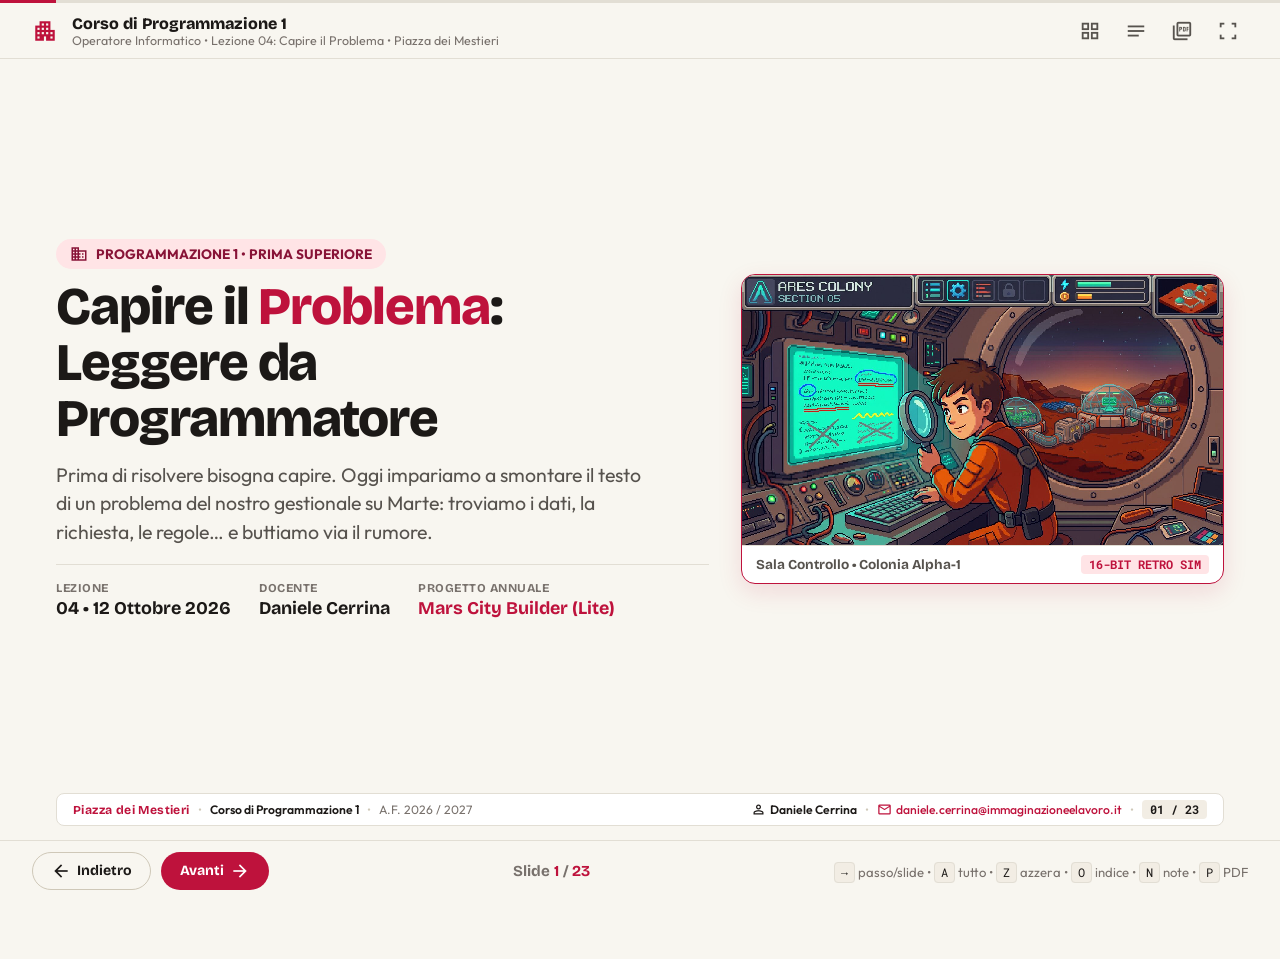
<file: 2026-10-12/presentazione/index.html>
<!DOCTYPE html>
<html lang="it">

<head>
  <meta charset="UTF-8">
  <meta name="viewport" content="width=device-width, initial-scale=1.0">
  <title>Capire il Problema | Corso di Programmazione 1 - Piazza dei Mestieri</title>

  <!-- Tipografia: Outfit (Testo) & Bricolage Grotesque (Titoli e Accenti) & Roboto Mono (Simboli) -->
  <link rel="preconnect" href="https://fonts.googleapis.com">
  <link rel="preconnect" href="https://fonts.gstatic.com" crossorigin>
  <link
    href="https://fonts.googleapis.com/css2?family=Bricolage+Grotesque:opsz,wght@12..96,500;12..96,600;12..96,700;12..96,800&family=Outfit:wght@300;400;500;600;700&family=Roboto+Mono:wght@400;500;600;700&display=swap"
    rel="stylesheet">

  <!-- Google Material Symbols Outlined -->
  <link rel="stylesheet"
    href="https://fonts.googleapis.com/css2?family=Material+Symbols+Outlined:opsz,wght,FILL,GRAD@20..48,100..700,0..1,-50..200" />

  <link rel="stylesheet" href="style.css">
</head>

<body class="m3-paper" data-course="Corso di Programmazione 1">

  <!-- Progress Bar Superiore -->
  <div class="m3-progress-container">
    <div id="progressBar" class="m3-progress-bar"></div>
  </div>

  <!-- Barra Superiore Istituzionale -->
  <header class="m3-top-app-bar">
    <div class="app-bar-leading">
      <span class="material-symbols-outlined icon-main">apartment</span>
      <div class="app-bar-title-group">
        <span class="app-bar-title">Corso di Programmazione 1</span>
        <span class="app-bar-subtitle">Operatore Informatico &bull; Lezione 04: Capire il Problema &bull; Piazza dei
          Mestieri</span>
      </div>
    </div>

    <div class="app-bar-actions">
      <button id="btnOverview" class="m3-icon-button" title="Indice delle slide (O)">
        <span class="material-symbols-outlined">grid_view</span>
      </button>
      <button id="btnNotes" class="m3-icon-button" title="Note Docente (N)">
        <span class="material-symbols-outlined">notes</span>
      </button>
      <button id="btnExportPdf" class="m3-icon-button" title="Esporta slide in PDF (P)">
        <span class="material-symbols-outlined">picture_as_pdf</span>
      </button>
      <button id="btnFullscreen" class="m3-icon-button" title="Schermo intero (F)">
        <span class="material-symbols-outlined">fullscreen</span>
      </button>
    </div>
  </header>

  <!-- Slide Deck Main Container -->
  <main class="deck-container">

    <!-- SLIDE 1: COPERTINA -->
    <section class="slide active" data-slide="1" data-title="Copertina: Capire il Problema">
      <div class="slide-content">
        <div class="cover-grid">
          <div>
            <div class="cover-pill">
              <span class="material-symbols-outlined" style="font-size: 18px;">domain</span>
              <span>PROGRAMMAZIONE 1 &bull; PRIMA SUPERIORE</span>
            </div>
            <h1 class="main-title">
              Capire il <span class="cherry-text">Problema</span>:<br>Leggere da Programmatore
            </h1>
            <p class="main-lead">
              Prima di risolvere bisogna capire. Oggi impariamo a smontare il testo di un problema del nostro
              gestionale su Marte: troviamo i dati, la richiesta, le regole&hellip; e buttiamo via il rumore.
            </p>

            <div class="cover-specs-row">
              <div class="spec-cell">
                <span class="spec-label">LEZIONE</span>
                <span class="spec-value">04 &bull; 12 Ottobre 2026</span>
              </div>
              <div class="spec-cell">
                <span class="spec-label">DOCENTE</span>
                <span class="spec-value">Daniele Cerrina</span>
              </div>
              <div class="spec-cell">
                <span class="spec-label">PROGETTO ANNUALE</span>
                <span class="spec-value cherry">Mars City Builder (Lite)</span>
              </div>
            </div>
          </div>

          <div class="pixel-art-card cover-art">
            <div class="pixel-art-img-wrap" data-file="immagini/copertina.jpeg">
              <img src="immagini/copertina.jpeg" alt="Colono programmatore che analizza un terminale" class="pixel-art-img">
            </div>
            <div class="pixel-art-caption">
              <span>Sala Controllo &bull; Colonia Alpha-1</span>
              <span class="pixel-tag">16-BIT RETRO SIM</span>
            </div>
          </div>
        </div>
      </div>
      <div class="speaker-notes">
        [0'&ndash;3'] Benvenuti alla quarta lezione. Oggi non risolviamo problemi nuovi: impariamo a LEGGERLI. È la
        competenza che separa chi tira a indovinare da chi progetta. Niente codice, niente pseudocodice: solo testo,
        evidenziatori (o penna) e ragionamento.
      </div>
    </section>

    <!-- SLIDE 2: AGGANCIO - IL BUG NATO DA DUE PAROLE -->
    <section class="slide" data-slide="2" data-title="Il Bug Nato da Due Parole">
      <div class="slide-content">
        <div class="slide-header">
          <span class="slide-kicker">UNA STORIA VERA (QUASI)</span>
          <h2>Il Bug Nato da Due Parole</h2>
          <p class="section-lead">Il programma era scritto benissimo. Peccato che il programmatore avesse letto male.</p>
        </div>

        <div class="bug-compare">
          <div class="bug-side">
            <div class="bug-side-label">
              <span class="material-symbols-outlined">description</span>
              Il testo del progetto dice
            </div>
            <p class="bug-quote">&ldquo;L'allarme deve suonare quando nel serbatoio restano <mark>al massimo 10</mark>
              unità di ossigeno.&rdquo;</p>
            <p class="bug-test">Con <strong>esattamente 10 unità</strong>: 10 è &ldquo;al massimo 10&rdquo;? <strong>Sì</strong>
              &rarr; l'allarme <strong>suona</strong>.</p>
          </div>

          <div class="bug-arrow">
            <span class="material-symbols-outlined">arrow_forward</span>
          </div>

          <div class="bug-side wrong">
            <div class="bug-side-label">
              <span class="material-symbols-outlined">bug_report</span>
              Il programmatore frettoloso ha capito
            </div>
            <p class="bug-quote">&ldquo;L'allarme suona quando restano <mark>meno di 10</mark> unità di ossigeno.&rdquo;
            </p>
            <p class="bug-test">Con <strong>esattamente 10 unità</strong>: 10 è &ldquo;meno di 10&rdquo;? <strong>No</strong>
              &rarr; l'allarme <strong>tace</strong>. I coloni restano senza avviso!</p>
          </div>
        </div>

        <div class="lim-banner-big">
          Il computer fa <strong>esattamente</strong> quello che gli diciamo. Se leggiamo male il problema, il bug nasce
          <strong>prima ancora</strong> di scrivere una sola riga.
        </div>
      </div>
      <div class="speaker-notes">
        [3'&ndash;10'] Far leggere ad alta voce le due frasi. Chiedere: "Sono uguali?". Molti diranno di sì. Provare
        con 9, 10 e 11 unità: le due versioni danno lo stesso risultato tranne che con 10. È il primo assaggio del
        CASO LIMITE, che ritroveremo in tutte le sfide.
      </div>
    </section>

    <!-- SLIDE 3: I-P-O COME FILTRO -->
    <section class="slide" data-slide="3" data-title="Lo Schema I-P-O: Il Filtro per Leggere">
      <div class="slide-content">
        <div class="slide-header">
          <span class="slide-kicker">LO STRUMENTO DEL PROGRAMMATORE</span>
          <h2>Lo Schema I-P-O: Il Filtro per Leggere un Problema</h2>
          <p class="section-lead">Ogni programma prende dati, li trasforma con delle regole e restituisce un risultato.
            Usiamolo per leggere!</p>
        </div>

        <div class="ipo-filter">
          <div class="filter-box f-in">
            <span class="material-symbols-outlined filter-icon">input</span>
            <h3>INPUT</h3>
            <span class="filter-question">Cosa mi DAI?</span>
            <p>I dati noti: numeri, quantità, misure che il testo ci fornisce.</p>
            <p><em>&ldquo;40 unità di ossigeno, 12 coloni&rdquo;</em></p>
          </div>
          <div class="filter-arrow"><span class="material-symbols-outlined">arrow_forward</span></div>
          <div class="filter-box f-proc">
            <span class="material-symbols-outlined filter-icon">settings</span>
            <h3>ELABORAZIONE</h3>
            <span class="filter-question">Quali REGOLE?</span>
            <p>I calcoli e le condizioni che collegano i dati al risultato.</p>
            <p><em>&ldquo;ogni colono consuma 3 unità&hellip; se basta&hellip;&rdquo;</em></p>
          </div>
          <div class="filter-arrow"><span class="material-symbols-outlined">arrow_forward</span></div>
          <div class="filter-box f-out">
            <span class="material-symbols-outlined filter-icon">output</span>
            <h3>OUTPUT</h3>
            <span class="filter-question">Cosa mi CHIEDI?</span>
            <p>Il risultato da trovare o il messaggio da mostrare al giocatore.</p>
            <p><em>&ldquo;Allarme rosso: sì o no?&rdquo;</em></p>
          </div>
        </div>

        <div class="trash-strip">
          <span class="material-symbols-outlined">delete</span>
          <span>Tutto quello che non entra in nessuna casella è <strong>RUMORE</strong>: nomi, orari, colori, emozioni.
            Rendono bella la storia, ma il computer non li usa.</span>
        </div>
      </div>
      <div class="speaker-notes">
        [10'&ndash;15'] Collegare all'I-P-O della lezione del 28/09. Novità: lo usiamo al contrario, come filtro di
        lettura. Le tre domande (cosa mi dai? quali regole? cosa mi chiedi?) vanno ripetute in ogni sfida.
      </div>
    </section>

    <!-- SLIDE 4: IL METODO IN 5 PASSI -->
    <section class="slide" data-slide="4" data-title="Il Metodo del Programmatore in 5 Passi">
      <div class="slide-content">
        <div class="slide-header">
          <span class="slide-kicker">IL METODO</span>
          <h2>Il Metodo del Programmatore in 5 Passi</h2>
          <p class="section-lead">Sempre nello stesso ordine, per ogni problema. Anche quando sembra facile.</p>
        </div>

        <div class="method-row">
          <div class="method-card">
            <span class="method-num">1</span>
            <span class="material-symbols-outlined">menu_book</span>
            <h3>Leggi due volte</h3>
            <p>1ª volta: capisci la storia.<br>2ª volta: vai a caccia di dati.</p>
          </div>
          <div class="method-card">
            <span class="method-num">2</span>
            <span class="material-symbols-outlined">ink_highlighter</span>
            <h3>Evidenzia</h3>
            <p>Con i colori o con i simboli: dati, richiesta, regole, rumore.</p>
          </div>
          <div class="method-card">
            <span class="method-num">3</span>
            <span class="material-symbols-outlined">record_voice_over</span>
            <h3>Riformula</h3>
            <p>Una sola frase con parole tue:<br><em>&ldquo;Devo capire se&hellip;&rdquo;</em></p>
          </div>
          <div class="method-card">
            <span class="method-num">4</span>
            <span class="material-symbols-outlined">table_view</span>
            <h3>Scheda I-P-O</h3>
            <p>Sul quaderno: Input, Elaborazione e Output, in ordine.</p>
          </div>
          <div class="method-card">
            <span class="method-num">5</span>
            <span class="material-symbols-outlined">calculate</span>
            <h3>Prova a mano</h3>
            <p>Usa i numeri del testo. Poi prova il <strong>caso limite</strong>.</p>
          </div>
        </div>

        <div class="lim-banner-big">
          Regola d'oro: <strong>nessuna soluzione</strong> finché non hai completato i 5 passi.
        </div>
      </div>
      <div class="speaker-notes">
        [15'&ndash;19'] Insistere sul passo 1: la prima lettura è per la storia, la seconda per i dati. Il passo 3
        (riformulare) è quello che gli studenti saltano più spesso: pretendere sempre la frase "Devo capire se...".
      </div>
    </section>

    <!-- SLIDE 5: IL KIT DELL'EVIDENZIATORE -->
    <section class="slide" data-slide="5" data-title="Il Kit dell'Evidenziatore: Colori e Simboli">
      <div class="slide-content">
        <div class="slide-header">
          <span class="slide-kicker">IL KIT DEL PROGRAMMATORE</span>
          <h2>Il Kit dell'Evidenziatore: Colori e Simboli</h2>
          <p class="section-lead">Non hai gli evidenziatori? Nessun problema: basta una penna e questi simboli.</p>
        </div>

        <div class="kit-table">
          <div class="kit-head">Cosa cerco</div>
          <div class="kit-head"><span class="material-symbols-outlined" style="font-size: 18px;">palette</span>Con i colori</div>
          <div class="kit-head"><span class="material-symbols-outlined" style="font-size: 18px;">edit</span>Solo penna</div>
          <div class="kit-head">Come ricordarlo</div>

          <div class="kit-cat" style="color: var(--in-color);"><span class="material-symbols-outlined">input</span>Dato (Input)</div>
          <div><span><span class="hl hl-in on">40 unità</span></span></div>
          <div><span><span class="sym sym-in">40 unità</span>&nbsp;cerchio</span></div>
          <div class="kit-hint"><span>Il cerchio <strong>cattura</strong> il dato.</span></div>

          <div class="kit-cat" style="color: var(--out-color);"><span class="material-symbols-outlined">output</span>Richiesta (Output)</div>
          <div><span><span class="hl hl-out on">serve l'allarme?</span></span></div>
          <div><span><span class="sym sym-out">serve l'allarme?</span></span></div>
          <div class="kit-hint"><span>Doppia riga = <strong>il risultato</strong>, come in matematica.</span></div>

          <div class="kit-cat" style="color: var(--rule-color);"><span class="material-symbols-outlined">alt_route</span>Regola</div>
          <div><span><span class="hl hl-rule on">se basta</span></span></div>
          <div><span><span class="sym sym-rule">se basta</span>&nbsp;onda</span></div>
          <div class="kit-hint"><span>L'onda è il <strong>bivio</strong>: la strada cambia.</span></div>

          <div class="kit-cat" style="color: var(--noise-line);"><span class="material-symbols-outlined">delete</span>Rumore</div>
          <div><span><span class="hl hl-noise on">il tecnico Rossi</span></span></div>
          <div><span><span class="sym sym-noise">il tecnico Rossi</span></span></div>
          <div class="kit-hint"><span>Una riga sopra: <strong>lo butto</strong>.</span></div>

          <div class="kit-cat" style="color: var(--in-color);"><span class="material-symbols-outlined">star</span>Dato nascosto</div>
          <div><span><span class="hl-tag tag-hidden on">★ 1 settimana = 7 giorni</span></span></div>
          <div><span><span class="sym-mark">★</span>&nbsp;+ scrivi il dato a margine</span></div>
          <div class="kit-hint"><span>La stella è un <strong>tesoro nascosto</strong>: il testo non lo scrive, ma tu lo sai.</span></div>

          <div class="kit-cat kit-last" style="color: var(--miss-color);"><span class="material-symbols-outlined">help</span>Dato mancante</div>
          <div class="kit-last"><span><span class="hl-tag tag-miss on">? quanto metallo c'è</span></span></div>
          <div class="kit-last"><span><span class="sym-mark">?</span>&nbsp;+ scrivi la domanda a margine</span></div>
          <div class="kit-hint kit-last"><span>Non lo inventi: <strong>lo chiedi</strong>.</span></div>
        </div>
      </div>
      <div class="speaker-notes">
        [19'&ndash;23'] Far copiare la legenda sul quaderno (prima pagina della lezione). Chi ha i colori usa colori E
        simboli insieme: così il quaderno resta leggibile anche in fotocopia in bianco e nero.
      </div>
    </section>

    <!-- SLIDE 6: DIZIONARIO PAROLE -> CONFRONTI -->
    <section class="slide" data-slide="6" data-title="Il Dizionario: Parole che Diventano Confronti">
      <div class="slide-content">
        <div class="slide-header">
          <span class="slide-kicker">LE PAROLE DELLE REGOLE</span>
          <h2>Il Dizionario: Parole che Diventano Confronti</h2>
          <p class="section-lead">Ogni regola nasconde un confronto matematico. Impariamo a tradurlo.</p>
        </div>

        <div class="dict-grid">
          <div class="dict-card">
            <div class="dict-top"><span class="dict-word">almeno</span><span class="dict-symbol">≥</span></div>
            <p class="dict-example">&ldquo;almeno 50 di metallo&rdquo;: con 50 <strong>va bene</strong>.</p>
          </div>
          <div class="dict-card">
            <div class="dict-top"><span class="dict-word">al massimo</span><span class="dict-symbol">≤</span></div>
            <p class="dict-example">&ldquo;al massimo 6 coloni&rdquo;: 6 sì, 7 no.</p>
          </div>
          <div class="dict-card">
            <div class="dict-top"><span class="dict-word">più di / supera</span><span class="dict-symbol">&gt;</span></div>
            <p class="dict-example">&ldquo;supera 120 km/h&rdquo;: con 120 <strong>non</strong> supera.</p>
          </div>
          <div class="dict-card">
            <div class="dict-top"><span class="dict-word">meno di / sotto</span><span class="dict-symbol">&lt;</span></div>
            <p class="dict-example">&ldquo;meno di 40 punti&rdquo;: il 40 è escluso.</p>
          </div>
          <div class="dict-card">
            <div class="dict-top"><span class="dict-word">fino a</span><span class="dict-symbol">≤</span></div>
            <p class="dict-example">&ldquo;resiste fino a 120 km/h&rdquo;: il 120 è compreso.</p>
          </div>
          <div class="dict-card">
            <div class="dict-top"><span class="dict-word">basta / è sufficiente</span><span class="dict-symbol">≥</span></div>
            <p class="dict-example">&ldquo;il cibo basta&rdquo;: scorte ≥ fabbisogno.</p>
          </div>
          <div class="dict-card">
            <div class="dict-top"><span class="dict-word">esattamente</span><span class="dict-symbol">=</span></div>
            <p class="dict-example">&ldquo;esattamente 10 coloni&rdquo;: né 9 né 11.</p>
          </div>
          <div class="dict-card">
            <div class="dict-top"><span class="dict-word">diverso da / tranne</span><span class="dict-symbol">≠</span></div>
            <p class="dict-example">&ldquo;tutti i rover tranne il n° 2&rdquo;.</p>
          </div>
        </div>

        <div class="lim-banner-big">
          Il <strong>caso limite</strong>: prova sempre con il numero <strong>esatto</strong> della soglia (50, 120, 10&hellip;).
          È lì che si nasconde il bug!
        </div>
      </div>
      <div class="speaker-notes">
        [23'&ndash;28'] Nessun codice: i simboli sono quelli di matematica. Per ogni parola chiedere alla classe:
        "Il numero della soglia è compreso o escluso?". Collegamento diretto con la lezione sulle condizioni del 05/10.
      </div>
    </section>

    <!-- SLIDE 7: LE 4 TRAPPOLE DEL TESTO -->
    <section class="slide" data-slide="7" data-title="Le 4 Trappole del Testo">
      <div class="slide-content">
        <div class="slide-header">
          <span class="slide-kicker">ATTENZIONE</span>
          <h2>Le 4 Trappole del Testo</h2>
          <p class="section-lead">Chi scrive un problema non lo fa per ingannarti&hellip; ma il testo è pieno di tranelli.</p>
        </div>

        <div class="traps-grid">
          <div class="trap-card">
            <div class="trap-icon"><span class="material-symbols-outlined">volume_up</span></div>
            <div>
              <h3>1. Il Rumore</h3>
              <p>Nomi, orari, colori e perfino numeri che non servono a niente.</p>
              <p class="trap-example">&ldquo;La serra ha perso il 40% delle piante&rdquo; &rarr; può essere solo decorazione!</p>
            </div>
          </div>
          <div class="trap-card">
            <div class="trap-icon"><span class="material-symbols-outlined">star</span></div>
            <div>
              <h3>2. Il Dato Nascosto</h3>
              <p>Il testo non lo scrive, ma serve: lo devi tirare fuori tu.</p>
              <p class="trap-example">&ldquo;per una settimana&rdquo; &rarr; ★ 7 giorni</p>
            </div>
          </div>
          <div class="trap-card">
            <div class="trap-icon"><span class="material-symbols-outlined">compare_arrows</span></div>
            <div>
              <h3>3. Le Parole-Trappola</h3>
              <p>&ldquo;Almeno&rdquo; e &ldquo;più di&rdquo; sembrano uguali, ma il caso limite cambia tutto.</p>
              <p class="trap-example">almeno 50 &rarr; 50 ≥ 50 VERO &nbsp;|&nbsp; più di 50 &rarr; 50 &gt; 50 FALSO</p>
            </div>
          </div>
          <div class="trap-card">
            <div class="trap-icon"><span class="material-symbols-outlined">help</span></div>
            <div>
              <h3>4. Il Dato Mancante</h3>
              <p>A volte un'informazione indispensabile non c'è proprio.</p>
              <p class="trap-example">Non inventarla! Scrivi <strong>?</strong> e la domanda da fare.</p>
            </div>
          </div>
        </div>
      </div>
      <div class="speaker-notes">
        [28'&ndash;30'] Presentare velocemente: ogni trappola sarà protagonista di una sfida (Sfida 1 = rumore, 2 = dato
        nascosto, 3 = parole-trappola, 4 = dato mancante, 5 = tutte insieme).
      </div>
    </section>

    <!-- SLIDE 8: ESEMPIO SVOLTO - TESTO -->
    <section class="slide" data-slide="8" data-title="Esempio Svolto: Il Turno dell'Ossigeno (Testo)">
      <div class="slide-content">
        <div class="slide-header">
          <span class="slide-kicker">ESEMPIO GUIDATO &bull; IL TESTO</span>
          <h2>Esempio Svolto: Il Turno dell'Ossigeno</h2>
        </div>

        <div class="problem-layout">
          <div class="problem-card">
            <div class="problem-card-label"><span class="material-symbols-outlined">description</span>Testo del problema</div>
            <div class="problem-text">
              <p>Sono le 6:40 del mattino nella Colonia Alpha-1 e la sirena del cambio turno ha appena suonato. Il
                tecnico Rossi, arrivato su Marte da appena tre settimane, controlla il pannello del generatore. Ogni
                colono consuma 3 unità di ossigeno al giorno. Il serbatoio contiene 40 unità e nella colonia vivono 12
                coloni. Se l'ossigeno del serbatoio basta per tutta la giornata, il pannello deve mostrare
                &ldquo;Respirate tranquilli&rdquo;; altrimenti deve far scattare l'allarme rosso. Cosa deve mostrare
                il pannello oggi?</p>
            </div>
            <div class="legend-mini">
              <span><span class="sym sym-in">dato</span></span>
              <span><span class="sym sym-out">richiesta</span></span>
              <span><span class="sym sym-rule">regola</span></span>
              <span><span class="sym sym-noise">rumore</span></span>
              <span><span class="sym-mark">★</span> nascosto</span>
              <span><span class="sym-mark">?</span> mancante</span>
            </div>
          </div>

          <div class="problem-side">
            <div class="pixel-art-card">
              <div class="pixel-art-img-wrap" data-file="immagini/ossigeno.jpeg">
                <img src="immagini/ossigeno.jpeg" alt="Generatore di ossigeno della colonia" class="pixel-art-img">
              </div>
              <div class="pixel-art-caption">
                <span>Generatore O₂ &bull; Serbatoio</span>
                <span class="pixel-tag">SUPPORTO VITALE</span>
              </div>
            </div>
          </div>
        </div>
      </div>
      <div class="speaker-notes">
        [30'&ndash;33'] Far leggere a due studenti diversi. Prima di passare alla slide successiva, chiedere alla classe
        di dettare: "Cosa barro? Cosa cerchio?". Annotare alla LIM o a voce, poi confrontare con la slide annotata.
      </div>
    </section>

    <!-- SLIDE 9: ESEMPIO SVOLTO - ANNOTATO -->
    <section class="slide" data-slide="9" data-steps="6" data-title="Esempio Svolto: Il Turno dell'Ossigeno (Annotato)">
      <div class="slide-content">
        <div class="slide-header">
          <span class="slide-kicker">ESEMPIO GUIDATO &bull; PASSO PASSO</span>
          <h2>Il Turno dell'Ossigeno: Smontiamo il Testo</h2>
        </div>

        <div class="step-bar"></div>

        <div class="annot-layout">
          <div class="problem-card">
            <div class="problem-text">
              <p><span class="hl hl-noise" data-step="1">Sono le 6:40 del mattino nella Colonia Alpha-1 e la sirena del
                  cambio turno ha appena suonato.</span> <span class="hl hl-noise" data-step="1">Il tecnico Rossi,
                  arrivato su Marte da appena tre settimane,</span> controlla il pannello del generatore. Ogni colono
                consuma <span class="hl hl-in" data-step="2">3 unità di ossigeno al giorno</span>. Il serbatoio contiene
                <span class="hl hl-in" data-step="2">40 unità</span> e nella colonia vivono <span class="hl hl-in"
                  data-step="2">12 coloni</span>. <span class="hl hl-rule" data-step="4">Se l'ossigeno del serbatoio
                  basta</span><span class="hl-tag tag-rule" data-step="4">≥</span> per tutta la giornata, il pannello
                deve mostrare <span class="hl hl-out" data-step="3">&ldquo;Respirate tranquilli&rdquo;</span>;
                <span class="hl hl-rule" data-step="4">altrimenti</span> deve far scattare <span class="hl hl-out"
                  data-step="3">l'allarme rosso</span>. <span class="hl hl-out" data-step="3">Cosa deve mostrare il
                  pannello oggi?</span></p>
            </div>
          </div>

          <div class="ipo-card">
            <div class="ipo-card-title"><span class="material-symbols-outlined">table_view</span>Scheda I-P-O</div>
            <div class="ipo-row row-say" data-step="5">
              <span class="ipo-label">Riformulo</span>
              <span class="ipo-val"><em>&ldquo;Devo capire se l'ossigeno basta per tutti i coloni di oggi.&rdquo;</em></span>
            </div>
            <div class="ipo-row row-in" data-step="5">
              <span class="ipo-label">Input</span>
              <span class="ipo-val">ossigeno nel serbatoio = <strong>40</strong><br>coloni = <strong>12</strong> &bull;
                consumo a testa = <strong>3</strong></span>
            </div>
            <div class="ipo-row row-proc" data-step="5">
              <span class="ipo-label">Elaborazione</span>
              <span class="ipo-val">fabbisogno = coloni &times; 3<br>basta? &rarr; <span class="math">serbatoio ≥ fabbisogno</span></span>
            </div>
            <div class="ipo-row row-out" data-step="5">
              <span class="ipo-label">Output</span>
              <span class="ipo-val">&ldquo;Respirate tranquilli&rdquo; <strong>oppure</strong> allarme rosso</span>
            </div>
            <div class="ipo-row row-test" data-step="6">
              <span class="ipo-label">Prova a mano</span>
              <span class="ipo-val">12 &times; 3 = 36 &rarr; 40 ≥ 36 <strong>VERO</strong> &rarr; &ldquo;Respirate tranquilli&rdquo;<br>
                Caso limite: serbatoio = 36 &rarr; 36 ≥ 36 &rarr; basta ancora!</span>
            </div>
          </div>
        </div>
      </div>
      <div class="speaker-notes">
        [33'&ndash;45'] Usare &rarr; o Spazio per rivelare un passo alla volta. A ogni passo chiedere PRIMA alla classe e
        POI rivelare. Sottolineare: "basta" diventa ≥ (se il serbatoio è esattamente uguale al fabbisogno, basta!).
        Tasti: A = mostra tutto, Z = azzera.
      </div>
    </section>

    <!-- SLIDE 10: COME LAVORIAMO -->
    <section class="slide" data-slide="10" data-title="Laboratorio: Come Lavoriamo">
      <div class="slide-content">
        <div class="slide-header">
          <span class="slide-kicker">LABORATORIO SU CARTA</span>
          <h2>Ora Tocca a Voi: 5 Sfide da Programmatore</h2>
          <p class="section-lead">A coppie, con il foglio dei testi, il quaderno e gli evidenziatori (o una penna).</p>
        </div>

        <div class="lim-two-boxes">
          <div class="lim-box" style="border-left: 5px solid var(--ok-color);">
            <h3 style="color: var(--ok-color);">Come si lavora</h3>
            <ul class="lim-bullet-list">
              <li><span class="material-symbols-outlined lim-bullet-icon" style="color: var(--ok-color);">ink_highlighter</span>
                <span><strong>Sul foglio dei testi:</strong> evidenzia con colori o simboli.</span></li>
              <li><span class="material-symbols-outlined lim-bullet-icon" style="color: var(--ok-color);">edit_note</span>
                <span><strong>Sul quaderno:</strong> la frase &ldquo;Devo capire se&hellip;&rdquo; e la scheda I-P-O.</span></li>
              <li><span class="material-symbols-outlined lim-bullet-icon" style="color: var(--ok-color);">calculate</span>
                <span><strong>Prova a mano:</strong> con i numeri del testo e con il caso limite.</span></li>
              <li><span class="material-symbols-outlined lim-bullet-icon" style="color: var(--ok-color);">block</span>
                <span><strong>Niente soluzioni:</strong> oggi ci interessa solo capire il problema.</span></li>
            </ul>
          </div>

          <div class="lim-box" style="border-left: 5px solid var(--cherry-primary); background: var(--cherry-tint);">
            <h3 style="color: var(--cherry-primary);">Le 5 sfide (6 minuti l'una)</h3>
            <ul class="lim-bullet-list">
              <li><span class="material-symbols-outlined lim-bullet-icon">storm</span><span><strong>1. Tempesta di Sabbia</strong> &rarr; caccia al rumore</span></li>
              <li><span class="material-symbols-outlined lim-bullet-icon">inventory_2</span><span><strong>2. Razioni per la Settimana</strong> &rarr; il dato nascosto</span></li>
              <li><span class="material-symbols-outlined lim-bullet-icon">factory</span><span><strong>3. La Fabbrica di Mattoni</strong> &rarr; parole-trappola</span></li>
              <li><span class="material-symbols-outlined lim-bullet-icon">home_work</span><span><strong>4. Il Nuovo Quartiere</strong> &rarr; il dato mancante</span></li>
              <li><span class="material-symbols-outlined lim-bullet-icon">crisis_alert</span><span><strong>5. Il Meteorite</strong> &rarr; tutte insieme!</span></li>
            </ul>
          </div>
        </div>
      </div>
      <div class="speaker-notes">
        [45'&ndash;47'] Distribuire il foglio con i testi (sezione "Foglio dello studente" di comprensione.md). Ogni
        sfida: 5-6 minuti di lavoro sulla slide del testo, poi 1-2 minuti di correzione sulla slide annotata. Se il
        tempo stringe, la Sfida 5 diventa compito per casa.
      </div>
    </section>

    <!-- SLIDE 11: SFIDA 1 - TESTO -->
    <section class="slide" data-slide="11" data-title="Sfida 1: Tempesta di Sabbia (Testo)">
      <div class="slide-content">
        <div class="slide-header">
          <span class="slide-kicker">LABORATORIO &bull; SFIDA 1 DI 5 &bull; IL TESTO</span>
          <h2>Sfida 1: La Tempesta di Sabbia</h2>
        </div>

        <div class="problem-layout">
          <div class="problem-card">
            <div class="problem-card-label"><span class="material-symbols-outlined">description</span>Testo della sfida</div>
            <div class="problem-text">
              <p>Il radar meteo della base Tharsis segnala una tempesta di sabbia in arrivo da nord-ovest, a 380
                chilometri di distanza. Le raffiche sollevano la polvere rossa fino a 2 chilometri di altezza. La
                comandante Okafor, al suo secondo anno di missione, posa il caffè liofilizzato e ordina di controllare
                gli scudi. Gli scudi della cupola resistono a venti fino a 120 km/h; il radar stima che la tempesta
                soffierà a 135 km/h. Se il vento supera la resistenza degli scudi, i coloni devono rifugiarsi nel
                bunker; altrimenti possono restare nelle cupole. Dove devono andare i coloni?</p>
            </div>
            <div class="legend-mini">
              <span><span class="sym sym-in">dato</span></span>
              <span><span class="sym sym-out">richiesta</span></span>
              <span><span class="sym sym-rule">regola</span></span>
              <span><span class="sym sym-noise">rumore</span></span>
              <span><span class="sym-mark">★</span> nascosto</span>
              <span><span class="sym-mark">?</span> mancante</span>
            </div>
          </div>

          <div class="problem-side">
            <div class="pixel-art-card">
              <div class="pixel-art-img-wrap" data-file="immagini/tempesta.jpeg">
                <img src="immagini/tempesta.jpeg" alt="Tempesta di sabbia che si avvicina alla colonia" class="pixel-art-img">
              </div>
              <div class="pixel-art-caption">
                <span>Radar Meteo &bull; Base Tharsis</span>
                <span class="pixel-tag">EVENTO METEO</span>
              </div>
            </div>
            <div class="task-card">
              <h3><span class="material-symbols-outlined">assignment</span>La tua consegna</h3>
              <ol>
                <li>Evidenzia (colori o simboli).</li>
                <li>Riformula: &ldquo;Devo capire se&hellip;&rdquo;</li>
                <li>Scheda I-P-O + prova a mano.</li>
              </ol>
              <p class="task-focus">Occhio a: tanti numeri&hellip; ma quali servono davvero?</p>
            </div>
          </div>
        </div>
      </div>
      <div class="speaker-notes">
        [47'&ndash;53'] Sfida sul RUMORE: 380 km e 2 km sono numeri esca. Lasciare lavorare 5 minuti, girare tra i banchi
        e verificare chi ha cerchiato tutti i numeri.
      </div>
    </section>

    <!-- SLIDE 12: SFIDA 1 - ANNOTATA -->
    <section class="slide" data-slide="12" data-steps="6" data-title="Sfida 1: Tempesta di Sabbia (Soluzione)">
      <div class="slide-content">
        <div class="slide-header">
          <span class="slide-kicker">SFIDA 1 &bull; SOLUZIONE PASSO PASSO</span>
          <h2>La Tempesta di Sabbia: Smontiamo il Testo</h2>
        </div>

        <div class="step-bar"></div>

        <div class="annot-layout">
          <div class="problem-card">
            <div class="problem-text">
              <p><span class="hl hl-noise" data-step="1">Il radar meteo della base Tharsis segnala una tempesta di sabbia
                  in arrivo da nord-ovest, a 380 chilometri di distanza. Le raffiche sollevano la polvere rossa fino a 2
                  chilometri di altezza. La comandante Okafor, al suo secondo anno di missione, posa il caffè
                  liofilizzato e</span> ordina di controllare gli scudi. Gli scudi della cupola resistono a venti
                <span class="hl hl-rule" data-step="4">fino a</span><span class="hl-tag tag-rule" data-step="4">≤</span>
                <span class="hl hl-in" data-step="2">120 km/h</span>; il radar stima che la tempesta soffierà a
                <span class="hl hl-in" data-step="2">135 km/h</span>. <span class="hl hl-rule" data-step="4">Se il vento
                  supera la resistenza degli scudi</span><span class="hl-tag tag-rule" data-step="4">&gt;</span>, i
                coloni devono rifugiarsi <span class="hl hl-out" data-step="3">nel bunker</span>; <span class="hl hl-rule"
                  data-step="4">altrimenti</span> possono restare <span class="hl hl-out" data-step="3">nelle
                  cupole</span>. <span class="hl hl-out" data-step="3">Dove devono andare i coloni?</span></p>
            </div>
          </div>

          <div class="ipo-card">
            <div class="ipo-card-title"><span class="material-symbols-outlined">table_view</span>Scheda I-P-O</div>
            <div class="ipo-row row-say" data-step="5">
              <span class="ipo-label">Riformulo</span>
              <span class="ipo-val"><em>&ldquo;Devo capire se il vento è più forte di quanto reggono gli scudi.&rdquo;</em></span>
            </div>
            <div class="ipo-row row-in" data-step="5">
              <span class="ipo-label">Input</span>
              <span class="ipo-val">resistenza scudi = <strong>120 km/h</strong><br>velocità del vento = <strong>135 km/h</strong></span>
            </div>
            <div class="ipo-row row-proc" data-step="5">
              <span class="ipo-label">Elaborazione</span>
              <span class="ipo-val">&ldquo;supera&rdquo; &rarr; <span class="math">vento &gt; resistenza</span></span>
            </div>
            <div class="ipo-row row-out" data-step="5">
              <span class="ipo-label">Output</span>
              <span class="ipo-val">&ldquo;Tutti nel bunker&rdquo; <strong>oppure</strong> &ldquo;Restate nelle cupole&rdquo;</span>
            </div>
            <div class="ipo-row row-test" data-step="6">
              <span class="ipo-label">Prova a mano</span>
              <span class="ipo-val">135 &gt; 120 <strong>VERO</strong> &rarr; tutti nel bunker!<br>
                Caso limite: vento = 120 &rarr; 120 &gt; 120 FALSO &rarr; gli scudi reggono (&ldquo;fino a&rdquo;).</span>
            </div>
          </div>
        </div>
      </div>
      <div class="speaker-notes">
        Far notare: 380 km e 2 km sono NUMERI ma sono rumore. Non tutti i numeri sono dati! Il caso limite (vento
        esattamente 120) si risolve grazie a "fino a" = compreso.
      </div>
    </section>

    <!-- SLIDE 13: SFIDA 2 - TESTO -->
    <section class="slide" data-slide="13" data-title="Sfida 2: Razioni per la Settimana (Testo)">
      <div class="slide-content">
        <div class="slide-header">
          <span class="slide-kicker">LABORATORIO &bull; SFIDA 2 DI 5 &bull; IL TESTO</span>
          <h2>Sfida 2: Razioni per la Settimana</h2>
        </div>

        <div class="problem-layout">
          <div class="problem-card">
            <div class="problem-card-label"><span class="material-symbols-outlined">description</span>Testo della sfida</div>
            <div class="problem-text">
              <p>La navetta cargo Ares-3 è atterrata ieri sera sulla pista n° 2, ma il comandante vuole sapere se il
                cibo in magazzino basta per una settimana intera, senza aspettare il prossimo rifornimento. Nella
                colonia vivono 10 coloni e ognuno mangia 2 razioni al giorno. Nel magazzino ci sono 150 razioni. Le
                razioni preferite dai coloni sono quelle alla soia affumicata. Se il cibo non basta, bisogna ordinare
                un rifornimento urgente dalla Terra. Serve il rifornimento?</p>
            </div>
            <div class="legend-mini">
              <span><span class="sym sym-in">dato</span></span>
              <span><span class="sym sym-out">richiesta</span></span>
              <span><span class="sym sym-rule">regola</span></span>
              <span><span class="sym sym-noise">rumore</span></span>
              <span><span class="sym-mark">★</span> nascosto</span>
              <span><span class="sym-mark">?</span> mancante</span>
            </div>
          </div>

          <div class="problem-side">
            <div class="pixel-art-card">
              <div class="pixel-art-img-wrap" data-file="immagini/razioni.jpeg">
                <img src="immagini/razioni.jpeg" alt="Magazzino con casse di razioni e navetta cargo" class="pixel-art-img">
              </div>
              <div class="pixel-art-caption">
                <span>Magazzino Centrale &bull; Pista 2</span>
                <span class="pixel-tag">SCORTE CIBO</span>
              </div>
            </div>
            <div class="task-card">
              <h3><span class="material-symbols-outlined">assignment</span>La tua consegna</h3>
              <ol>
                <li>Evidenzia (colori o simboli).</li>
                <li>Riformula: &ldquo;Devo capire se&hellip;&rdquo;</li>
                <li>Scheda I-P-O + prova a mano.</li>
              </ol>
              <p class="task-focus">Occhio a: c'è un numero che il testo non scrive&hellip;</p>
            </div>
          </div>
        </div>
      </div>
      <div class="speaker-notes">
        [53'&ndash;59'] Sfida sul DATO NASCOSTO: "una settimana" = 7 giorni. Chi lo dimentica calcola 10 × 2 = 20 razioni e
        conclude che il cibo avanza tantissimo.
      </div>
    </section>

    <!-- SLIDE 14: SFIDA 2 - ANNOTATA -->
    <section class="slide" data-slide="14" data-steps="6" data-title="Sfida 2: Razioni per la Settimana (Soluzione)">
      <div class="slide-content">
        <div class="slide-header">
          <span class="slide-kicker">SFIDA 2 &bull; SOLUZIONE PASSO PASSO</span>
          <h2>Razioni per la Settimana: Smontiamo il Testo</h2>
        </div>

        <div class="step-bar"></div>

        <div class="annot-layout">
          <div class="problem-card">
            <div class="problem-text">
              <p><span class="hl hl-noise" data-step="1">La navetta cargo Ares-3 è atterrata ieri sera sulla pista n°
                  2,</span> ma il comandante vuole sapere se il cibo in magazzino <span class="hl hl-rule"
                  data-step="4">basta</span><span class="hl-tag tag-rule" data-step="4">≥</span> per <span
                  class="hl hl-in" data-step="2">una settimana intera</span><span class="hl-tag tag-hidden"
                  data-step="2">★ 7 giorni</span>, senza aspettare il prossimo rifornimento. Nella colonia vivono
                <span class="hl hl-in" data-step="2">10 coloni</span> e ognuno mangia <span class="hl hl-in"
                  data-step="2">2 razioni al giorno</span>. Nel magazzino ci sono <span class="hl hl-in"
                  data-step="2">150 razioni</span>. <span class="hl hl-noise" data-step="1">Le razioni preferite dai
                  coloni sono quelle alla soia affumicata.</span> <span class="hl hl-rule" data-step="4">Se il cibo non
                  basta</span><span class="hl-tag tag-rule" data-step="4">&lt;</span>, bisogna <span class="hl hl-out"
                  data-step="3">ordinare un rifornimento urgente dalla Terra</span>. <span class="hl hl-out"
                  data-step="3">Serve il rifornimento?</span></p>
            </div>
          </div>

          <div class="ipo-card">
            <div class="ipo-card-title"><span class="material-symbols-outlined">table_view</span>Scheda I-P-O</div>
            <div class="ipo-row row-say" data-step="5">
              <span class="ipo-label">Riformulo</span>
              <span class="ipo-val"><em>&ldquo;Devo capire se 150 razioni coprono 7 giorni per tutti i coloni.&rdquo;</em></span>
            </div>
            <div class="ipo-row row-in" data-step="5">
              <span class="ipo-label">Input</span>
              <span class="ipo-val">razioni = <strong>150</strong> &bull; coloni = <strong>10</strong><br>razioni a testa al
                giorno = <strong>2</strong> &bull; ★ giorni = <strong>7</strong></span>
            </div>
            <div class="ipo-row row-proc" data-step="5">
              <span class="ipo-label">Elaborazione</span>
              <span class="ipo-val">fabbisogno = coloni &times; 2 &times; 7<br>basta? &rarr; <span class="math">razioni ≥ fabbisogno</span></span>
            </div>
            <div class="ipo-row row-out" data-step="5">
              <span class="ipo-label">Output</span>
              <span class="ipo-val">&ldquo;Nessun rifornimento&rdquo; <strong>oppure</strong> &ldquo;Rifornimento urgente!&rdquo;</span>
            </div>
            <div class="ipo-row row-test" data-step="6">
              <span class="ipo-label">Prova a mano</span>
              <span class="ipo-val">10 &times; 2 &times; 7 = 140 &rarr; 150 ≥ 140 <strong>VERO</strong> &rarr; nessun rifornimento.<br>
                Senza il ★: 10 &times; 2 = 20 &rarr; risposta giusta per caso, ragionamento sbagliato!</span>
            </div>
          </div>
        </div>
      </div>
      <div class="speaker-notes">
        Punto chiave: senza i 7 giorni si arriva alla stessa risposta ma per il motivo sbagliato. Provare con 130
        razioni: con il ★ serve il rifornimento (130 &lt; 140), senza il ★ no. Ecco perché il dato nascosto conta.
      </div>
    </section>

    <!-- SLIDE 15: SFIDA 3 - TESTO -->
    <section class="slide" data-slide="15" data-title="Sfida 3: La Fabbrica di Mattoni (Testo)">
      <div class="slide-content">
        <div class="slide-header">
          <span class="slide-kicker">LABORATORIO &bull; SFIDA 3 DI 5 &bull; IL TESTO</span>
          <h2>Sfida 3: La Fabbrica di Mattoni</h2>
        </div>

        <div class="problem-layout">
          <div class="problem-card">
            <div class="problem-card-label"><span class="material-symbols-outlined">description</span>Testo della sfida</div>
            <div class="problem-text">
              <p>Il consiglio della colonia ha votato all'unanimità: è arrivato il momento di accendere la nuova
                fabbrica di mattoni. Per partire, la fabbrica ha bisogno di almeno 50 unità di energia libera. La
                centrale solare produce 200 unità, mentre gli edifici già accesi ne consumano 150. Se l'energia libera
                è meno di 50, la fabbrica resta spenta e i muratori tornano a giocare a carte nella mensa; altrimenti
                la fabbrica si accende. La fabbrica si accende?</p>
            </div>
            <div class="legend-mini">
              <span><span class="sym sym-in">dato</span></span>
              <span><span class="sym sym-out">richiesta</span></span>
              <span><span class="sym sym-rule">regola</span></span>
              <span><span class="sym sym-noise">rumore</span></span>
              <span><span class="sym-mark">★</span> nascosto</span>
              <span><span class="sym-mark">?</span> mancante</span>
            </div>
          </div>

          <div class="problem-side">
            <div class="pixel-art-card">
              <div class="pixel-art-img-wrap" data-file="immagini/fabbrica.jpeg">
                <img src="immagini/fabbrica.jpeg" alt="Fabbrica di mattoni collegata alla centrale solare" class="pixel-art-img">
              </div>
              <div class="pixel-art-caption">
                <span>Fabbrica di Mattoni &bull; Rete</span>
                <span class="pixel-tag">PRODUZIONE</span>
              </div>
            </div>
            <div class="task-card">
              <h3><span class="material-symbols-outlined">assignment</span>La tua consegna</h3>
              <ol>
                <li>Evidenzia (colori o simboli).</li>
                <li>Riformula: &ldquo;Devo capire se&hellip;&rdquo;</li>
                <li>Scheda I-P-O + prova a mano.</li>
              </ol>
              <p class="task-focus">Occhio a: &ldquo;almeno&rdquo; e &ldquo;meno di&rdquo;. E se viene esattamente 50?</p>
            </div>
          </div>
        </div>
      </div>
      <div class="speaker-notes">
        [59'&ndash;65'] Sfida sulle PAROLE-TRAPPOLA: l'energia libera (200 &minus; 150) è ESATTAMENTE 50, cioè il caso
        limite. Chi traduce "almeno" con "più di" lascia la fabbrica spenta.
      </div>
    </section>

    <!-- SLIDE 16: SFIDA 3 - ANNOTATA -->
    <section class="slide" data-slide="16" data-steps="6" data-title="Sfida 3: La Fabbrica di Mattoni (Soluzione)">
      <div class="slide-content">
        <div class="slide-header">
          <span class="slide-kicker">SFIDA 3 &bull; SOLUZIONE PASSO PASSO</span>
          <h2>La Fabbrica di Mattoni: Smontiamo il Testo</h2>
        </div>

        <div class="step-bar"></div>

        <div class="annot-layout">
          <div class="problem-card">
            <div class="problem-text">
              <p><span class="hl hl-noise" data-step="1">Il consiglio della colonia ha votato all'unanimità: è arrivato
                  il momento di</span> accendere la nuova fabbrica di mattoni. Per partire, la fabbrica ha bisogno di
                <span class="hl hl-rule" data-step="4">almeno</span><span class="hl-tag tag-rule" data-step="4">≥</span>
                <span class="hl hl-in" data-step="2">50 unità</span> di energia libera. La centrale solare produce
                <span class="hl hl-in" data-step="2">200 unità</span>, mentre gli edifici già accesi ne consumano
                <span class="hl hl-in" data-step="2">150</span><span class="hl-tag tag-calc" data-step="2">libera = 200 &minus; 150</span>.
                <span class="hl hl-rule" data-step="4">Se l'energia libera è meno di</span><span class="hl-tag tag-rule"
                  data-step="4">&lt;</span> 50, la fabbrica <span class="hl hl-out" data-step="3">resta spenta</span>
                <span class="hl hl-noise" data-step="1">e i muratori tornano a giocare a carte nella mensa</span>;
                <span class="hl hl-rule" data-step="4">altrimenti</span> la fabbrica <span class="hl hl-out"
                  data-step="3">si accende</span>. <span class="hl hl-out" data-step="3">La fabbrica si accende?</span></p>
            </div>
          </div>

          <div class="ipo-card">
            <div class="ipo-card-title"><span class="material-symbols-outlined">table_view</span>Scheda I-P-O</div>
            <div class="ipo-row row-say" data-step="5">
              <span class="ipo-label">Riformulo</span>
              <span class="ipo-val"><em>&ldquo;Devo capire se l'energia che avanza arriva ad almeno 50.&rdquo;</em></span>
            </div>
            <div class="ipo-row row-in" data-step="5">
              <span class="ipo-label">Input</span>
              <span class="ipo-val">produzione = <strong>200</strong> &bull; consumo = <strong>150</strong><br>soglia = <strong>50</strong></span>
            </div>
            <div class="ipo-row row-proc" data-step="5">
              <span class="ipo-label">Elaborazione</span>
              <span class="ipo-val">energia libera = produzione &minus; consumo<br>&ldquo;almeno&rdquo; &rarr; <span class="math">libera ≥ 50</span>
                (il contrario: <span class="math">libera &lt; 50</span>)</span>
            </div>
            <div class="ipo-row row-out" data-step="5">
              <span class="ipo-label">Output</span>
              <span class="ipo-val">&ldquo;Fabbrica accesa&rdquo; <strong>oppure</strong> &ldquo;Fabbrica spenta&rdquo;</span>
            </div>
            <div class="ipo-row row-test" data-step="6">
              <span class="ipo-label">Prova a mano</span>
              <span class="ipo-val">200 &minus; 150 = 50 &rarr; 50 ≥ 50 <strong>VERO</strong> &rarr; si accende!<br>
                Chi ha letto &ldquo;più di 50&rdquo;: 50 &gt; 50 FALSO &rarr; fabbrica spenta. Bug!</span>
            </div>
          </div>
        </div>
      </div>
      <div class="speaker-notes">
        "Almeno" e "meno di" sono due facce della stessa regola: una dice quando si accende, l'altra quando resta
        spenta. Il testo dà entrambe: verificare che siano coerenti (50 sta da una parte sola).
      </div>
    </section>

    <!-- SLIDE 17: SFIDA 4 - TESTO -->
    <section class="slide" data-slide="17" data-title="Sfida 4: Il Nuovo Quartiere (Testo)">
      <div class="slide-content">
        <div class="slide-header">
          <span class="slide-kicker">LABORATORIO &bull; SFIDA 4 DI 5 &bull; IL TESTO</span>
          <h2>Sfida 4: Il Nuovo Quartiere</h2>
        </div>

        <div class="problem-layout">
          <div class="problem-card">
            <div class="problem-card-label"><span class="material-symbols-outlined">description</span>Testo della sfida</div>
            <div class="problem-text">
              <p>Con l'ultima navetta sono arrivati 9 nuovi coloni che non hanno ancora un letto. Il sindaco Hernández,
                che ama i nomi poetici, ha già deciso di chiamare il nuovo quartiere &ldquo;Valle dell'Alba&rdquo;.
                Ogni modulo abitativo ospita al massimo 6 coloni e costa 80 unità di metallo. Se il metallo in
                magazzino basta, si costruiscono tutti i moduli necessari; altrimenti i nuovi coloni dormono nella
                palestra della base. Quanti moduli servono? Si possono costruire?</p>
            </div>
            <div class="legend-mini">
              <span><span class="sym sym-in">dato</span></span>
              <span><span class="sym sym-out">richiesta</span></span>
              <span><span class="sym sym-rule">regola</span></span>
              <span><span class="sym sym-noise">rumore</span></span>
              <span><span class="sym-mark">★</span> nascosto</span>
              <span><span class="sym-mark">?</span> mancante</span>
            </div>
          </div>

          <div class="problem-side">
            <div class="pixel-art-card">
              <div class="pixel-art-img-wrap" data-file="immagini/quartiere.jpeg">
                <img src="immagini/quartiere.jpeg" alt="Cantiere di moduli abitativi su Marte" class="pixel-art-img">
              </div>
              <div class="pixel-art-caption">
                <span>Quartiere &ldquo;Valle dell'Alba&rdquo;</span>
                <span class="pixel-tag">CANTIERE</span>
              </div>
            </div>
            <div class="task-card">
              <h3><span class="material-symbols-outlined">assignment</span>La tua consegna</h3>
              <ol>
                <li>Evidenzia (colori o simboli).</li>
                <li>Riformula: &ldquo;Devo capire se&hellip;&rdquo;</li>
                <li>Scheda I-P-O + prova a mano.</li>
              </ol>
              <p class="task-focus">Occhio a: riesci davvero a rispondere? Cosa ti manca?</p>
            </div>
          </div>
        </div>
      </div>
      <div class="speaker-notes">
        [65'&ndash;71'] Sfida sul DATO MANCANTE: il testo non dice quanto metallo c'è in magazzino. Premiare chi scrive
        "?" e la domanda invece di inventarsi un numero. Secondo punto: 9 coloni con 6 posti a modulo &rarr; servono 2
        moduli (1 non basta).
      </div>
    </section>

    <!-- SLIDE 18: SFIDA 4 - ANNOTATA -->
    <section class="slide" data-slide="18" data-steps="6" data-title="Sfida 4: Il Nuovo Quartiere (Soluzione)">
      <div class="slide-content">
        <div class="slide-header">
          <span class="slide-kicker">SFIDA 4 &bull; SOLUZIONE PASSO PASSO</span>
          <h2>Il Nuovo Quartiere: Smontiamo il Testo</h2>
        </div>

        <div class="step-bar" data-last-label="Domanda da fare"></div>

        <div class="annot-layout">
          <div class="problem-card">
            <div class="problem-text">
              <p>Con l'ultima navetta sono arrivati <span class="hl hl-in" data-step="2">9 nuovi coloni</span> che non
                hanno ancora un letto. <span class="hl hl-noise" data-step="1">Il sindaco Hernández, che ama i nomi
                  poetici, ha già deciso di chiamare il nuovo quartiere &ldquo;Valle dell'Alba&rdquo;.</span> Ogni
                modulo abitativo <span class="hl hl-rule" data-step="4">ospita al massimo</span><span
                  class="hl-tag tag-rule" data-step="4">≤</span> <span class="hl hl-in" data-step="2">6 coloni</span> e
                costa <span class="hl hl-in" data-step="2">80 unità di metallo</span>. <span class="hl hl-rule"
                  data-step="4">Se il metallo in magazzino basta</span><span class="hl-tag tag-rule"
                  data-step="4">≥</span><span class="hl-tag tag-miss" data-step="2">? quanto metallo c'è</span>, si
                costruiscono <span class="hl hl-out" data-step="3">tutti i moduli necessari</span>; <span
                  class="hl hl-rule" data-step="4">altrimenti</span> i nuovi coloni <span class="hl hl-out"
                  data-step="3">dormono nella palestra della base</span>. <span class="hl hl-out" data-step="3">Quanti
                  moduli servono? Si possono costruire?</span></p>
            </div>
          </div>

          <div class="ipo-card">
            <div class="ipo-card-title"><span class="material-symbols-outlined">table_view</span>Scheda I-P-O</div>
            <div class="ipo-row row-say" data-step="5">
              <span class="ipo-label">Riformulo</span>
              <span class="ipo-val"><em>&ldquo;Devo capire quanti moduli servono per 9 coloni e se ho il metallo per costruirli.&rdquo;</em></span>
            </div>
            <div class="ipo-row row-in" data-step="5">
              <span class="ipo-label">Input</span>
              <span class="ipo-val">coloni = <strong>9</strong> &bull; posti a modulo = <strong>6</strong> &bull; costo = <strong>80</strong><br>
                metallo in magazzino = <strong>? MANCA</strong></span>
            </div>
            <div class="ipo-row row-proc" data-step="5">
              <span class="ipo-label">Elaborazione</span>
              <span class="ipo-val">1 modulo = 6 posti (non basta) &rarr; servono <strong>2 moduli</strong><br>
                costo = 2 &times; 80 = 160 &rarr; <span class="math">metallo ≥ 160</span></span>
            </div>
            <div class="ipo-row row-out" data-step="5">
              <span class="ipo-label">Output</span>
              <span class="ipo-val">numero di moduli (2) + &ldquo;Costruiti&rdquo; <strong>oppure</strong> &ldquo;Tutti in palestra&rdquo;</span>
            </div>
            <div class="ipo-row row-ask" data-step="6">
              <span class="ipo-label">Domanda da fare</span>
              <span class="ipo-val">Non posso rispondere! Chiedo al sindaco: <strong>quanto metallo c'è in magazzino?</strong><br>
                Se fossero 200 &rarr; 200 ≥ 160 &rarr; 2 moduli costruiti.</span>
            </div>
          </div>
        </div>
      </div>
      <div class="speaker-notes">
        "Non lo so, mi manca un dato" è una risposta CORRETTA e professionale. Inventarsi un numero no. Nella vita reale
        il programmatore torna dal cliente e chiede.
      </div>
    </section>

    <!-- SLIDE 19: SFIDA 5 - TESTO -->
    <section class="slide" data-slide="19" data-title="Sfida 5: Il Meteorite (Testo)">
      <div class="slide-content">
        <div class="slide-header">
          <span class="slide-kicker">LABORATORIO &bull; SFIDA 5 DI 5 &bull; IL TESTO</span>
          <h2>Sfida Finale: Il Meteorite sulla Serra</h2>
        </div>

        <div class="problem-layout">
          <div class="problem-card">
            <div class="problem-card-label"><span class="material-symbols-outlined">description</span>Testo della sfida</div>
            <div class="problem-text">
              <p>Durante la lunga notte marziana, mentre la colonia dorme, un piccolo meteorite colpisce la serra
                idroponica. L'ingegnera capo Lindqvist, svegliata dall'allarme, corre a controllare in tuta
                pressurizzata: la serra ha perso il 40% delle piante e 4 pannelli di vetro sono in frantumi. Riparare
                un pannello costa 30 unità di metallo. Se il metallo in magazzino è almeno pari al costo della
                riparazione, la serra viene riparata subito; se invece non basta, la serra resta chiusa fino al
                prossimo rifornimento. In magazzino ci sono 100 unità di metallo. La serra verrà riparata?</p>
            </div>
            <div class="legend-mini">
              <span><span class="sym sym-in">dato</span></span>
              <span><span class="sym sym-out">richiesta</span></span>
              <span><span class="sym sym-rule">regola</span></span>
              <span><span class="sym sym-noise">rumore</span></span>
              <span><span class="sym-mark">★</span> nascosto</span>
              <span><span class="sym-mark">?</span> mancante</span>
            </div>
          </div>

          <div class="problem-side">
            <div class="pixel-art-card">
              <div class="pixel-art-img-wrap" data-file="immagini/meteorite.jpeg">
                <img src="immagini/meteorite.jpeg" alt="Serra colpita da un meteorite" class="pixel-art-img">
              </div>
              <div class="pixel-art-caption">
                <span>Serra Idroponica &bull; Danni</span>
                <span class="pixel-tag">EVENTO CASUALE</span>
              </div>
            </div>
            <div class="task-card">
              <h3><span class="material-symbols-outlined">assignment</span>La tua consegna</h3>
              <ol>
                <li>Evidenzia (colori o simboli).</li>
                <li>Riformula: &ldquo;Devo capire se&hellip;&rdquo;</li>
                <li>Scheda I-P-O + prova a mano.</li>
              </ol>
              <p class="task-focus">Occhio a: qui le trappole sono tutte insieme!</p>
            </div>
          </div>
        </div>
      </div>
      <div class="speaker-notes">
        [71'&ndash;78'] Sfida riassuntiva. Il 40% è un numero esca (rumore). Il costo totale va calcolato (4 &times; 30). Se il
        tempo è finito, assegnarla per casa e correggerla all'inizio della prossima lezione.
      </div>
    </section>

    <!-- SLIDE 20: SFIDA 5 - ANNOTATA -->
    <section class="slide" data-slide="20" data-steps="6" data-title="Sfida 5: Il Meteorite (Soluzione)">
      <div class="slide-content">
        <div class="slide-header">
          <span class="slide-kicker">SFIDA 5 &bull; SOLUZIONE PASSO PASSO</span>
          <h2>Il Meteorite sulla Serra: Smontiamo il Testo</h2>
        </div>

        <div class="step-bar"></div>

        <div class="annot-layout">
          <div class="problem-card">
            <div class="problem-text">
              <p><span class="hl hl-noise" data-step="1">Durante la lunga notte marziana, mentre la colonia dorme,</span>
                un piccolo meteorite colpisce la serra idroponica. <span class="hl hl-noise" data-step="1">L'ingegnera
                  capo Lindqvist, svegliata dall'allarme, corre a controllare in tuta pressurizzata: la serra ha perso
                  il 40% delle piante</span> e <span class="hl hl-in" data-step="2">4 pannelli</span> di vetro sono in
                frantumi. Riparare un pannello costa <span class="hl hl-in" data-step="2">30 unità di metallo</span><span
                  class="hl-tag tag-calc" data-step="2">costo = 4 &times; 30</span>. <span class="hl hl-rule"
                  data-step="4">Se il metallo in magazzino è almeno pari</span><span class="hl-tag tag-rule"
                  data-step="4">≥</span> al costo della riparazione, la serra <span class="hl hl-out"
                  data-step="3">viene riparata subito</span>; <span class="hl hl-rule" data-step="4">se invece non
                  basta</span><span class="hl-tag tag-rule" data-step="4">&lt;</span>, la serra <span
                  class="hl hl-out" data-step="3">resta chiusa</span> fino al prossimo rifornimento. In magazzino ci
                sono <span class="hl hl-in" data-step="2">100 unità di metallo</span>. <span class="hl hl-out"
                  data-step="3">La serra verrà riparata?</span></p>
            </div>
          </div>

          <div class="ipo-card">
            <div class="ipo-card-title"><span class="material-symbols-outlined">table_view</span>Scheda I-P-O</div>
            <div class="ipo-row row-say" data-step="5">
              <span class="ipo-label">Riformulo</span>
              <span class="ipo-val"><em>&ldquo;Devo capire se il metallo basta per riparare tutti i pannelli rotti.&rdquo;</em></span>
            </div>
            <div class="ipo-row row-in" data-step="5">
              <span class="ipo-label">Input</span>
              <span class="ipo-val">pannelli rotti = <strong>4</strong> &bull; costo a pannello = <strong>30</strong><br>
                metallo in magazzino = <strong>100</strong></span>
            </div>
            <div class="ipo-row row-proc" data-step="5">
              <span class="ipo-label">Elaborazione</span>
              <span class="ipo-val">costo riparazione = pannelli &times; 30<br>&ldquo;almeno pari&rdquo; &rarr; <span class="math">metallo ≥ costo</span></span>
            </div>
            <div class="ipo-row row-out" data-step="5">
              <span class="ipo-label">Output</span>
              <span class="ipo-val">&ldquo;Serra riparata&rdquo; <strong>oppure</strong> &ldquo;Serra chiusa&rdquo;</span>
            </div>
            <div class="ipo-row row-test" data-step="6">
              <span class="ipo-label">Prova a mano</span>
              <span class="ipo-val">4 &times; 30 = 120 &rarr; 100 ≥ 120 <strong>FALSO</strong> &rarr; serra chiusa.<br>
                Caso limite: metallo = 120 &rarr; 120 ≥ 120 &rarr; riparata!</span>
            </div>
          </div>
        </div>
      </div>
      <div class="speaker-notes">
        Verificare chi ha usato il 40% in un calcolo: è la trappola principale. Domanda bonus per i più veloci: "Quanto
        metallo manca per riparare la serra?" (120 &minus; 100 = 20).
      </div>
    </section>

    <!-- SLIDE 21: ERRORI TIPICI & CHECKLIST -->
    <section class="slide" data-slide="21" data-title="Errori Tipici e Checklist del Programmatore">
      <div class="slide-content">
        <div class="slide-header">
          <span class="slide-kicker">RIEPILOGO</span>
          <h2>Errori Tipici e Checklist del Programmatore</h2>
          <p class="section-lead">Prima di dire &ldquo;ho capito&rdquo;, controlla con il compagno di banco.</p>
        </div>

        <div class="lim-two-boxes">
          <div class="lim-box" style="border-left: 5px solid var(--cherry-primary);">
            <h3 style="color: var(--cherry-primary);">Gli errori più comuni</h3>
            <ul class="check-list error-list">
              <li><span class="material-symbols-outlined">close</span><span>Partire a risolvere dopo una sola lettura.</span></li>
              <li><span class="material-symbols-outlined">close</span><span>Cerchiare <strong>tutti</strong> i numeri (anche il 40% e i 380 km).</span></li>
              <li><span class="material-symbols-outlined">close</span><span>Dimenticare il dato nascosto (i 7 giorni).</span></li>
              <li><span class="material-symbols-outlined">close</span><span>Leggere &ldquo;almeno&rdquo; come &ldquo;più di&rdquo;.</span></li>
              <li><span class="material-symbols-outlined">close</span><span>Inventare un dato mancante invece di chiederlo.</span></li>
            </ul>
          </div>

          <div class="lim-box" style="border-left: 5px solid var(--ok-color);">
            <h3 style="color: var(--ok-color);">La checklist</h3>
            <ul class="check-list">
              <li><span class="material-symbols-outlined">check_box</span><span>Ho letto il testo <strong>due volte</strong>?</span></li>
              <li><span class="material-symbols-outlined">check_box</span><span>Ho <strong>barrato</strong> il rumore?</span></li>
              <li><span class="material-symbols-outlined">check_box</span><span>Ogni dato ha un <strong>nome</strong> e un <strong>valore</strong>?</span></li>
              <li><span class="material-symbols-outlined">check_box</span><span>Ho trovato la <strong>richiesta</strong> (doppia riga)?</span></li>
              <li><span class="material-symbols-outlined">check_box</span><span>Ho tradotto le regole in <strong>confronti</strong> (≥, &lt;&hellip;)?</span></li>
              <li><span class="material-symbols-outlined">check_box</span><span>Ho provato con i numeri e con il <strong>caso limite</strong>?</span></li>
            </ul>
          </div>
        </div>
      </div>
      <div class="speaker-notes">
        [78'&ndash;83'] Ripassare gli errori visti girando tra i banchi durante le sfide. Far incollare o copiare la checklist
        sul quaderno: la useremo in tutte le prossime lezioni prima di disegnare un Flow Chart.
      </div>
    </section>

    <!-- SLIDE 22: BIGLIETTO D'USCITA - TESTO -->
    <section class="slide" data-slide="22" data-title="Biglietto d'Uscita: Il Rover (Testo)">
      <div class="slide-content">
        <div class="slide-header">
          <span class="slide-kicker">BIGLIETTO D'USCITA &bull; 3 MINUTI &bull; DA SOLI</span>
          <h2>Ultima Prova: Il Rover Esploratore</h2>
        </div>

        <div class="problem-layout">
          <div class="problem-card">
            <div class="problem-card-label"><span class="material-symbols-outlined">description</span>Testo</div>
            <div class="problem-text" style="font-size: 1.3rem;">
              <p>Il rover Curiosity-2, verniciato di arancione, consuma 5 unità di energia per ogni uscita e ha la
                batteria carica a 18 unità. Il comandante vuole sapere se il rover può fare almeno 3 uscite prima di
                ricaricarsi.</p>
            </div>
            <div class="legend-mini">
              <span><span class="sym sym-in">dato</span></span>
              <span><span class="sym sym-out">richiesta</span></span>
              <span><span class="sym sym-rule">regola</span></span>
              <span><span class="sym sym-noise">rumore</span></span>
              <span><span class="sym-mark">★</span> nascosto</span>
              <span><span class="sym-mark">?</span> mancante</span>
            </div>
          </div>

          <div class="problem-side">
            <div class="pixel-art-card">
              <div class="pixel-art-img-wrap" data-file="immagini/rover.jpeg">
                <img src="immagini/rover.jpeg" alt="Rover esploratore arancione su Marte" class="pixel-art-img">
              </div>
              <div class="pixel-art-caption">
                <span>Rover Curiosity-2</span>
                <span class="pixel-tag">ESPLORAZIONE</span>
              </div>
            </div>
            <div class="task-card">
              <h3><span class="material-symbols-outlined">confirmation_number</span>Su un foglietto</h3>
              <ol>
                <li>Riscrivi i dati con nome e valore.</li>
                <li>Scrivi la richiesta.</li>
                <li>Rispondi con la prova a mano.</li>
              </ol>
            </div>
          </div>
        </div>
      </div>
      <div class="speaker-notes">
        [83'&ndash;88'] Lavoro individuale, 3 minuti, su un foglietto da consegnare uscendo. Serve al docente per capire
        chi ha bisogno di rinforzo nella prossima lezione.
      </div>
    </section>

    <!-- SLIDE 23: BIGLIETTO D'USCITA - ANNOTATO -->
    <section class="slide" data-slide="23" data-steps="6" data-title="Biglietto d'Uscita: Il Rover (Soluzione)">
      <div class="slide-content">
        <div class="slide-header">
          <span class="slide-kicker">BIGLIETTO D'USCITA &bull; SOLUZIONE</span>
          <h2>Il Rover Esploratore: Smontiamo il Testo</h2>
        </div>

        <div class="step-bar"></div>

        <div class="annot-layout">
          <div class="problem-card">
            <div class="problem-text" style="font-size: 1.25rem;">
              <p>Il rover <span class="hl hl-noise" data-step="1">Curiosity-2, verniciato di arancione,</span> consuma
                <span class="hl hl-in" data-step="2">5 unità di energia per ogni uscita</span> e ha la batteria carica
                a <span class="hl hl-in" data-step="2">18 unità</span>. Il comandante vuole sapere <span
                  class="hl hl-out" data-step="3">se il rover può fare</span> <span class="hl hl-rule"
                  data-step="4">almeno</span><span class="hl-tag tag-rule" data-step="4">≥</span> <span
                  class="hl hl-in" data-step="2">3 uscite</span> <span class="hl hl-out" data-step="3">prima di
                  ricaricarsi</span>.</p>
            </div>
          </div>

          <div class="ipo-card">
            <div class="ipo-card-title"><span class="material-symbols-outlined">table_view</span>Scheda I-P-O</div>
            <div class="ipo-row row-say" data-step="5">
              <span class="ipo-label">Riformulo</span>
              <span class="ipo-val"><em>&ldquo;Devo capire se 18 unità bastano per 3 uscite.&rdquo;</em></span>
            </div>
            <div class="ipo-row row-in" data-step="5">
              <span class="ipo-label">Input</span>
              <span class="ipo-val">batteria = <strong>18</strong> &bull; consumo a uscita = <strong>5</strong> &bull; uscite = <strong>3</strong></span>
            </div>
            <div class="ipo-row row-proc" data-step="5">
              <span class="ipo-label">Elaborazione</span>
              <span class="ipo-val">energia necessaria = uscite &times; 5 &rarr; <span class="math">batteria ≥ necessaria</span></span>
            </div>
            <div class="ipo-row row-out" data-step="5">
              <span class="ipo-label">Output</span>
              <span class="ipo-val">&ldquo;Sì, può partire&rdquo; <strong>oppure</strong> &ldquo;No, prima ricarica&rdquo;</span>
            </div>
            <div class="ipo-row row-test" data-step="6">
              <span class="ipo-label">Prova a mano</span>
              <span class="ipo-val">3 &times; 5 = 15 &rarr; 18 ≥ 15 <strong>VERO</strong> &rarr; sì, può fare 3 uscite.</span>
            </div>
          </div>
        </div>
      </div>
      <div class="speaker-notes">
        [88'&ndash;90'] Correggere insieme dopo aver ritirato i foglietti. Chiusura: "Da oggi, prima di ogni Flow Chart,
        si passa dalla scheda I-P-O".
      </div>
    </section>

  </main>

  <!-- Barra Inferiore di Navigazione -->
  <footer class="m3-bottom-bar">
    <div class="bottom-bar-left">
      <button id="btnPrev" class="m3-btn m3-btn-outlined" title="Indietro (&larr;)">
        <span class="material-symbols-outlined">arrow_back</span>
        <span>Indietro</span>
      </button>
      <button id="btnNext" class="m3-btn m3-btn-filled" title="Avanti (&rarr; / Spazio)">
        <span>Avanti</span>
        <span class="material-symbols-outlined">arrow_forward</span>
      </button>
    </div>

    <div class="bottom-bar-center">
      <div class="m3-counter-display">
        Slide <span id="currentSlideNum">1</span> / <span id="totalSlidesNum">23</span>
      </div>
    </div>

    <div class="bottom-bar-right">
      <span class="shortcut-tip"><kbd>&rarr;</kbd> passo/slide &bull; <kbd>A</kbd> tutto &bull; <kbd>Z</kbd> azzera
        &bull; <kbd>O</kbd> indice &bull; <kbd>N</kbd> note &bull; <kbd>P</kbd> PDF</span>
    </div>
  </footer>

  <!-- Modale Panoramica (Indice delle Slide) -->
  <div id="overviewModal" class="m3-modal-backdrop hidden">
    <div class="m3-dialog">
      <div class="dialog-header">
        <div class="dialog-title-group">
          <span class="material-symbols-outlined">grid_view</span>
          <h3>Indice delle Diapositive</h3>
        </div>
        <div class="dialog-actions">
          <button id="btnModalExportPdf" class="m3-btn m3-btn-outlined m3-btn-sm" title="Esporta tutte le slide in PDF">
            <span class="material-symbols-outlined">picture_as_pdf</span>
            <span>Esporta in PDF</span>
          </button>
          <button id="btnCloseOverview" class="m3-icon-button" title="Chiudi">
            <span class="material-symbols-outlined">close</span>
          </button>
        </div>
      </div>
      <div id="overviewGrid" class="overview-grid">
        <!-- Generato dinamicamente da app.js -->
      </div>
    </div>
  </div>

  <script src="app.js"></script>
</body>

</html>
</file>
<file: presentazione/style.css>
/* ==========================================================================
   PRESENTAZIONE CORSO DI PROGRAMMAZIONE (PRIMA SUPERIORE)
   Stile: Material Design 3 - Warm Paper & Cherry Red
   Tipografia: Outfit (Body) + Bricolage Grotesque (Titoli e Accenti)
   ========================================================================== */

:root {
  /* Sfondo Carta Caldo & Superfici */
  --paper-bg: #f8f6f0;
  --paper-surface: #ffffff;
  --paper-surface-muted: #f2ede4;
  --paper-border: #e2ded4;
  --paper-border-strong: #cfc8b8;

  /* Testo ad Alto Contrasto */
  --text-primary: #1c1917;
  --text-secondary: #57534e;
  --text-muted: #78716c;

  /* Colori Principali: Rosso Ciliegia & Ambra Dorata */
  --cherry-primary: #be123c;
  --cherry-dark: #9f1239;
  --cherry-container: #ffe4e6;
  --cherry-tint: #f9eaec;       /* Rosso ciliegia ulteriormente desaturato a rosa cipria tenue */
  --cherry-text: #881337;

  --amber-secondary: #d97706;
  --amber-container: #fef3c7;
  --amber-text: #78350f;

  /* Tipografia */
  --font-heading: 'Bricolage Grotesque', -apple-system, BlinkMacSystemFont, sans-serif;
  --font-body: 'Outfit', -apple-system, BlinkMacSystemFont, sans-serif;
  --font-mono: 'Roboto Mono', monospace;

  /* Dimensioni */
  --top-bar-height: 56px;
  --bottom-bar-height: 60px;
}

*, *::before, *::after {
  box-sizing: border-box;
  margin: 0;
  padding: 0;
}

body.m3-paper {
  background-color: var(--paper-bg);
  color: var(--text-primary);
  font-family: var(--font-body);
  height: 100vh;
  width: 100vw;
  overflow: hidden;
  user-select: none;
  -webkit-font-smoothing: antialiased;
}

/* Material Symbols */
.material-symbols-outlined {
  font-family: 'Material Symbols Outlined';
  font-weight: normal;
  font-style: normal;
  font-size: 22px;
  line-height: 1;
  letter-spacing: normal;
  text-transform: none;
  display: inline-block;
  white-space: nowrap;
  word-wrap: normal;
  direction: ltr;
  font-feature-settings: 'liga';
  -webkit-font-smoothing: antialiased;
  font-variation-settings: 'FILL' 0, 'wght' 400, 'GRAD' 0, 'opsz' 24;
}

/* Titoli */
h1, h2, h3, h4, h5, h6 {
  font-family: var(--font-heading);
  letter-spacing: -0.02em;
  color: var(--text-primary);
}

.cherry-text {
  color: var(--cherry-primary);
}

/* ==========================================================================
   PROGRESS BAR & TOP BAR
   ========================================================================== */
.m3-progress-container {
  position: fixed;
  top: 0;
  left: 0;
  width: 100%;
  height: 3px;
  background-color: var(--paper-border);
  z-index: 100;
}
.m3-progress-bar {
  height: 100%;
  width: 6.66%;
  background-color: var(--cherry-primary);
  transition: width 0.25s cubic-bezier(0.2, 0, 0, 1);
}

.m3-top-app-bar {
  position: fixed;
  top: 3px;
  left: 0;
  width: 100%;
  height: var(--top-bar-height);
  padding: 0 32px;
  display: flex;
  align-items: center;
  justify-content: space-between;
  background-color: var(--paper-bg);
  border-bottom: 1px solid var(--paper-border);
  z-index: 90;
}

.app-bar-leading {
  display: flex;
  align-items: center;
  gap: 12px;
}
.icon-main {
  color: var(--cherry-primary);
  font-size: 24px;
}
.app-bar-title-group {
  display: flex;
  flex-direction: column;
}
.app-bar-title {
  font-family: var(--font-heading);
  font-size: 1.05rem;
  font-weight: 700;
  color: var(--text-primary);
}
.app-bar-subtitle {
  font-size: 0.78rem;
  color: var(--text-muted);
}

.app-bar-actions {
  display: flex;
  align-items: center;
  gap: 6px;
}
.m3-icon-button {
  background: transparent;
  border: none;
  color: var(--text-secondary);
  width: 38px;
  height: 38px;
  border-radius: 999px;
  display: flex;
  align-items: center;
  justify-content: center;
  cursor: pointer;
  transition: all 0.15s ease;
}
.m3-icon-button:hover {
  background-color: var(--paper-surface-muted);
  color: var(--cherry-primary);
}
.m3-icon-button.active {
  background-color: var(--cherry-container);
  color: var(--cherry-primary);
}

/* ==========================================================================
   DECK & SLIDE ENGINE
   ========================================================================== */
.deck-container {
  position: relative;
  width: 100vw;
  height: calc(100vh - var(--top-bar-height) - var(--bottom-bar-height) - 3px);
  margin-top: calc(var(--top-bar-height) + 3px);
  z-index: 10;
  overflow: hidden;
}

.slide {
  position: absolute;
  inset: 0;
  width: 100%;
  height: 100%;
  display: flex;
  flex-direction: column;
  align-items: center;
  justify-content: center;
  padding: 24px 64px;
  overflow-y: auto;
  opacity: 0;
  visibility: hidden;
  transform: translateY(8px);
  transition: opacity 0.25s cubic-bezier(0.2, 0, 0, 1),
              transform 0.25s cubic-bezier(0.2, 0, 0, 1),
              visibility 0.25s;
  pointer-events: none;
}
.slide.active {
  opacity: 1;
  visibility: visible;
  transform: translateY(0);
  pointer-events: auto;
}

.slide-content {
  width: 100%;
  max-width: 1120px;
  display: flex;
  flex-direction: column;
  justify-content: center;
}

/* Intestazione standard per le slide */
.slide-header {
  margin-bottom: 24px;
}
.slide-kicker {
  font-family: var(--font-heading);
  font-size: 0.8rem;
  font-weight: 700;
  color: var(--cherry-primary);
  letter-spacing: 1.5px;
  text-transform: uppercase;
  display: inline-block;
  margin-bottom: 4px;
}
.slide-header h2 {
  font-size: 2.35rem;
  font-weight: 800;
  color: var(--text-primary);
  line-height: 1.15;
}
.section-lead {
  font-size: 1.05rem;
  color: var(--text-secondary);
  margin-top: 6px;
}

/* ==========================================================================
   SLIDE 1: COPERTINA PULITA
   ========================================================================== */
.cover-slide-layout {
  display: flex;
  flex-direction: column;
  align-items: flex-start;
  text-align: left;
}
.cover-tag {
  font-family: var(--font-heading);
  font-size: 0.82rem;
  font-weight: 700;
  color: var(--cherry-primary);
  letter-spacing: 1px;
  background-color: var(--cherry-container);
  padding: 4px 12px;
  border-radius: 6px;
  margin-bottom: 14px;
}
.main-title {
  font-size: 4.2rem;
  font-weight: 800;
  color: var(--text-primary);
  line-height: 1.05;
  margin-bottom: 16px;
}
.main-lead {
  font-size: 1.35rem;
  color: var(--text-secondary);
  max-width: 760px;
  line-height: 1.45;
  margin-bottom: 38px;
}
.cover-specs-row {
  display: flex;
  flex-wrap: wrap;
  align-items: flex-start;
  justify-content: space-between;
  gap: 18px;
  width: 100%;
  border-top: 1px solid var(--paper-border);
  padding-top: 24px;
}
.spec-cell {
  display: flex;
  flex-direction: column;
}
.spec-label {
  font-family: var(--font-heading);
  font-size: 0.75rem;
  font-weight: 700;
  color: var(--text-muted);
  letter-spacing: 0.5px;
}
.spec-value {
  font-family: var(--font-heading);
  font-size: 1.05rem;
  font-weight: 700;
  color: var(--text-primary);
  margin-top: 2px;
}
.spec-value.spec-email {
  font-size: 0.92rem;
  color: var(--cherry-primary);
  white-space: nowrap;
}

.docente-email-badge {
  display: inline-flex;
  align-items: center;
  gap: 6px;
  margin-top: 8px;
  padding: 5px 14px;
  background-color: var(--cherry-container);
  color: var(--cherry-text);
  border-radius: 999px;
  font-size: 0.88rem;
  font-weight: 600;
  width: fit-content;
}
.docente-email-badge a {
  color: inherit;
  text-decoration: none;
}
.docente-email-badge a:hover {
  text-decoration: underline;
}

/* ==========================================================================
   SLIDE 2 & 7 & 9: COLONNE A DUE (SPLIT COLUMNS)
   ========================================================================== */
.split-columns {
  display: grid;
  grid-template-columns: 1fr 1fr;
  gap: 24px;
}
.info-panel {
  background-color: var(--paper-surface);
  border: 1px solid var(--paper-border);
  border-radius: 14px;
  padding: 24px;
  box-shadow: 0 1px 4px rgba(0, 0, 0, 0.02);
}
.info-panel.accent-panel {
  background-color: var(--cherry-tint);
  border: none;
  box-shadow: none;
}
.panel-tag {
  font-family: var(--font-heading);
  font-size: 0.72rem;
  font-weight: 800;
  color: var(--text-muted);
  letter-spacing: 1px;
  margin-bottom: 8px;
}
.panel-tag.accent-tag {
  color: var(--cherry-primary);
}
.info-panel h3 {
  font-size: 1.3rem;
  font-weight: 700;
  margin-bottom: 12px;
}
.clean-bullet-list {
  list-style: none;
  display: flex;
  flex-direction: column;
  gap: 12px;
}
.clean-bullet-list li {
  position: relative;
  padding-left: 18px;
  font-size: 0.96rem;
  color: var(--text-secondary);
  line-height: 1.45;
}
.clean-bullet-list li::before {
  content: "—";
  position: absolute;
  left: 0;
  color: var(--cherry-primary);
  font-weight: bold;
}
.clean-bullet-list li strong {
  color: var(--text-primary);
}
.mb-12 { margin-bottom: 12px; }
.mt-8 { margin-top: 8px; }
.mt-16 { margin-top: 16px; }
.mt-20 { margin-top: 20px; }
.text-sm { font-size: 0.85rem; color: var(--text-muted); }

/* ==========================================================================
   SLIDE 3: STATEMENT & FLUSSO ORIZZONTALE
   ========================================================================== */
.statement-banner {
  background-color: var(--cherry-tint);
  border: none;
  border-radius: 14px;
  padding: 20px 26px;
  margin-bottom: 24px;
}
.statement-text {
  font-size: 1.15rem;
  color: var(--text-primary);
  line-height: 1.45;
}
.statement-text strong {
  color: var(--cherry-primary);
}
.flow-horizontal-cards {
  display: grid;
  grid-template-columns: repeat(3, 1fr);
  gap: 18px;
}
.flow-step-card {
  background-color: var(--paper-surface);
  border: 1px solid var(--paper-border);
  border-radius: 14px;
  padding: 22px;
}
.step-num {
  display: inline-block;
  font-family: var(--font-heading);
  font-size: 1.4rem;
  font-weight: 800;
  color: var(--cherry-primary);
  margin-bottom: 8px;
}
.flow-step-card h4 {
  font-size: 1.15rem;
  font-weight: 700;
  margin-bottom: 6px;
}
.flow-step-card p {
  font-size: 0.92rem;
  color: var(--text-secondary);
  line-height: 1.45;
}

/* ==========================================================================
   SLIDE 4 & 13: STRUMENTI A 3 COLONNE
   ========================================================================== */
.three-tools-grid {
  display: grid;
  grid-template-columns: repeat(3, 1fr);
  gap: 20px;
}
.tool-box {
  background-color: var(--paper-surface);
  border: 1px solid var(--paper-border);
  border-radius: 14px;
  padding: 22px;
}
.tool-box.compact {
  padding: 16px;
}
.tool-head {
  display: flex;
  align-items: center;
  gap: 10px;
  margin-bottom: 10px;
}
.tool-head span {
  color: var(--cherry-primary);
  font-size: 24px;
}
.tool-head h3 {
  font-size: 1.18rem;
  font-weight: 700;
}
.tool-desc {
  font-size: 0.92rem;
  color: var(--text-secondary);
  line-height: 1.45;
}
.phase-number {
  font-family: var(--font-heading);
  font-size: 0.76rem;
  font-weight: 800;
  color: var(--cherry-primary);
  letter-spacing: 1px;
  margin-bottom: 8px;
}

/* ==========================================================================
   SLIDE 5: TIMELINE
   ========================================================================== */
.timeline-blocks {
  display: grid;
  grid-template-columns: repeat(4, 1fr);
  gap: 16px;
}
.time-block {
  background-color: var(--paper-surface);
  border: 1px solid var(--paper-border);
  border-radius: 14px;
  padding: 20px;
  display: flex;
  flex-direction: column;
}
.time-block.highlight-time-block {
  background-color: var(--cherry-tint);
  border: none;
}
.time-top {
  display: flex;
  align-items: center;
  justify-content: space-between;
  margin-bottom: 12px;
}
.time-hours {
  font-family: var(--font-heading);
  font-size: 1.4rem;
  font-weight: 800;
  color: var(--text-primary);
}
.cherry-hours {
  color: var(--cherry-primary);
}
.time-index {
  font-family: var(--font-heading);
  font-size: 0.72rem;
  font-weight: 700;
  color: var(--text-muted);
  letter-spacing: 0.5px;
}
.time-block h4 {
  font-size: 1.15rem;
  font-weight: 700;
  margin-bottom: 6px;
}
.time-block p {
  font-size: 0.88rem;
  color: var(--text-secondary);
  line-height: 1.45;
}

/* ==========================================================================
   SLIDE 6: CODE & CONCEPT SPLIT
   ========================================================================== */
.code-concept-split {
  display: grid;
  grid-template-columns: 1fr 1.1fr;
  gap: 24px;
}
.concept-column {
  display: flex;
  flex-direction: column;
  gap: 18px;
}
.concept-item {
  background-color: var(--paper-surface);
  border: 1px solid var(--paper-border);
  border-radius: 12px;
  padding: 18px;
}
.concept-item h4 {
  font-size: 1.15rem;
  font-weight: 700;
  margin-bottom: 6px;
}
.concept-item p {
  font-size: 0.92rem;
  color: var(--text-secondary);
  margin-bottom: 8px;
}
.mini-bullet {
  list-style: none;
  font-size: 0.88rem;
  color: var(--text-secondary);
  display: flex;
  flex-direction: column;
  gap: 4px;
}
.mini-bullet code {
  font-family: var(--font-mono);
  background-color: var(--paper-surface-muted);
  padding: 2px 6px;
  border-radius: 4px;
  color: var(--cherry-primary);
  font-weight: 500;
}
.code-display-column {
  background-color: #1c1917;
  border-radius: 12px;
  overflow: hidden;
  display: flex;
  flex-direction: column;
}
.code-box-header {
  background-color: #292524;
  padding: 8px 16px;
  font-family: var(--font-mono);
  font-size: 0.76rem;
  color: #a8a29e;
}
.code-display-column pre {
  padding: 18px;
  font-family: var(--font-mono);
  font-size: 0.88rem;
  line-height: 1.55;
  color: #f5f5f4;
  overflow-x: auto;
}
.mini-code {
  background-color: #1c1917;
  color: #f5f5f4;
  padding: 12px;
  border-radius: 8px;
  font-family: var(--font-mono);
  font-size: 0.82rem;
  line-height: 1.45;
}

/* Loop Diagram (Slide 7) */
.loop-diagram {
  background-color: var(--paper-surface-muted);
  border-radius: 10px;
  padding: 14px;
  display: flex;
  flex-direction: column;
  gap: 4px;
  font-size: 0.88rem;
}
.loop-step {
  background-color: var(--paper-surface);
  border: 1px solid var(--paper-border);
  padding: 6px 12px;
  border-radius: 6px;
  font-weight: 500;
}
.loop-arrow {
  text-align: center;
  color: var(--cherry-primary);
  font-weight: bold;
  line-height: 1;
}
.loop-back {
  border-color: var(--cherry-primary);
  color: var(--cherry-primary);
  font-weight: 600;
}

/* ==========================================================================
   SLIDE 8: ARRAY VISUAL BLOCK
   ========================================================================== */
.array-visual-block {
  background-color: var(--paper-surface);
  border: 1px solid var(--paper-border);
  border-radius: 14px;
  padding: 20px 24px;
}
.array-label {
  font-family: var(--font-mono);
  font-size: 0.88rem;
  color: var(--text-secondary);
  margin-bottom: 12px;
}
.array-slots {
  display: grid;
  grid-template-columns: repeat(4, 1fr);
  gap: 12px;
}
.slot {
  background-color: var(--paper-surface-muted);
  border: 1px solid var(--paper-border);
  border-radius: 8px;
  padding: 12px;
  text-align: center;
  display: flex;
  flex-direction: column;
  gap: 2px;
}
.slot-idx {
  font-family: var(--font-mono);
  font-size: 0.74rem;
  color: var(--text-muted);
}
.slot-val {
  font-family: var(--font-heading);
  font-size: 1.15rem;
  font-weight: 700;
  color: var(--cherry-primary);
}
.array-note {
  margin-top: 12px;
  font-size: 0.85rem;
  color: var(--text-muted);
}

/* ==========================================================================
   SLIDE 10: ROUTINE GIORNALIERA
   ========================================================================== */
.daily-routine-cards {
  display: grid;
  grid-template-columns: repeat(3, 1fr);
  gap: 20px;
  margin-bottom: 20px;
}
.routine-card {
  background-color: var(--paper-surface);
  border: 1px solid var(--paper-border);
  border-radius: 14px;
  padding: 22px;
}
.routine-card.routine-active {
  background-color: var(--cherry-tint);
  border: none;
}
.routine-time {
  font-family: var(--font-heading);
  font-size: 0.85rem;
  font-weight: 700;
  color: var(--text-muted);
  margin-bottom: 8px;
}
.cherry-time {
  color: var(--cherry-primary);
}
.routine-card h4 {
  font-size: 1.18rem;
  font-weight: 700;
  margin-bottom: 6px;
}
.routine-card p {
  font-size: 0.92rem;
  color: var(--text-secondary);
  line-height: 1.45;
}
.rule-reminder-strip {
  display: flex;
  align-items: center;
  gap: 10px;
  background-color: var(--paper-surface);
  border: 1px solid var(--paper-border);
  border-radius: 10px;
  padding: 12px 18px;
  font-size: 0.92rem;
  color: var(--text-primary);
}
.rule-reminder-strip span:first-child {
  color: var(--cherry-primary);
}

/* ==========================================================================
   SLIDE 11: VOTAZIONE PROGETTO
   ========================================================================== */
.header-badge-row {
  display: flex;
  align-items: center;
  gap: 12px;
  margin-bottom: 4px;
}
.m3-chip {
  display: inline-flex;
  align-items: center;
  gap: 6px;
  font-size: 0.8rem;
  font-weight: 600;
  padding: 4px 10px;
  border-radius: 6px;
}
.m3-chip-primary {
  background-color: var(--cherry-container);
  color: var(--cherry-text);
}
.three-projects-grid {
  display: grid;
  grid-template-columns: repeat(3, 1fr);
  gap: 18px;
}
.project-box {
  background-color: var(--paper-surface);
  border: 1px solid var(--paper-border);
  border-radius: 14px;
  padding: 20px;
  display: flex;
  flex-direction: column;
  transition: all 0.2s ease;
}
.project-box.selected-winner {
  border-color: var(--cherry-primary);
  border-width: 2px;
  background-color: #fffafa;
}
.project-tag {
  font-family: var(--font-heading);
  font-size: 0.74rem;
  font-weight: 800;
  color: var(--cherry-primary);
  margin-bottom: 6px;
}
.project-box h3 {
  font-size: 1.25rem;
  font-weight: 700;
  margin-bottom: 2px;
}
.project-type {
  font-size: 0.82rem;
  color: var(--amber-secondary);
  font-weight: 600;
  margin-bottom: 8px;
}
.project-summary {
  font-size: 0.9rem;
  color: var(--text-secondary);
  line-height: 1.45;
  margin-bottom: 12px;
  flex-grow: 1;
}
.project-features {
  display: flex;
  flex-wrap: wrap;
  gap: 6px;
  margin-bottom: 14px;
}
.project-features span {
  background-color: var(--paper-surface-muted);
  font-size: 0.74rem;
  padding: 3px 8px;
  border-radius: 4px;
  color: var(--text-secondary);
}

.vote-widget {
  display: flex;
  align-items: center;
  justify-content: space-between;
  margin-bottom: 8px;
}
.vote-buttons {
  display: flex;
  align-items: center;
  gap: 8px;
}
.vote-btn {
  background-color: var(--paper-surface-muted);
  border: 1px solid var(--paper-border);
  color: var(--text-primary);
  width: 32px;
  height: 32px;
  border-radius: 6px;
  font-size: 1.1rem;
  font-weight: 700;
  cursor: pointer;
}
.vote-btn:hover {
  background-color: var(--cherry-primary);
  color: #fff;
  border-color: var(--cherry-primary);
}
.vote-num {
  font-family: var(--font-heading);
  font-size: 1.3rem;
  font-weight: 800;
  min-width: 28px;
  text-align: center;
}
.vote-percentage {
  font-family: var(--font-heading);
  font-size: 1rem;
  font-weight: 800;
  color: var(--cherry-primary);
}
.meter-bar {
  width: 100%;
  height: 6px;
  background-color: var(--paper-surface-muted);
  border-radius: 999px;
  overflow: hidden;
}
.meter-fill {
  height: 100%;
  background-color: var(--cherry-primary);
  transition: width 0.25s ease;
}

.voting-footer-strip {
  display: flex;
  align-items: center;
  justify-content: space-between;
  margin-top: 18px;
  padding: 12px 18px;
  background-color: var(--paper-surface);
  border: 1px solid var(--paper-border);
  border-radius: 12px;
}
.total-counter {
  font-size: 0.95rem;
  color: var(--text-secondary);
}
.total-counter strong {
  color: var(--cherry-primary);
  font-size: 1.1rem;
  font-family: var(--font-heading);
}
.footer-buttons {
  display: flex;
  gap: 10px;
}
.result-box {
  margin-top: 14px;
  padding: 14px 18px;
  border-radius: 10px;
  background-color: var(--cherry-container);
  border: 1px solid var(--cherry-primary);
  display: flex;
  align-items: center;
  gap: 14px;
}
.result-box.hidden { display: none; }
.result-box span { font-size: 32px; color: var(--cherry-primary); }
.result-box h4 { font-size: 1.05rem; font-weight: 800; color: var(--cherry-primary); }
.result-box p { font-size: 0.88rem; color: var(--text-primary); }

/* ==========================================================================
   SLIDE 12 & 14: VALUTAZIONE & CONSIGLI
   ========================================================================== */
.eval-columns {
  display: grid;
  grid-template-columns: repeat(3, 1fr);
  gap: 20px;
  margin-bottom: 20px;
}
.eval-card {
  background-color: var(--paper-surface);
  border: 1px solid var(--paper-border);
  border-radius: 14px;
  padding: 22px;
}
.eval-card.accent-eval {
  background-color: var(--cherry-tint);
  border: none;
}
.eval-badge {
  font-family: var(--font-heading);
  font-size: 0.76rem;
  font-weight: 800;
  color: var(--text-muted);
  margin-bottom: 8px;
}
.cherry-badge { color: var(--cherry-primary); }
.eval-card h3 {
  font-size: 1.2rem;
  font-weight: 700;
  margin-bottom: 8px;
}
.eval-card p {
  font-size: 0.92rem;
  color: var(--text-secondary);
  line-height: 1.45;
}
.eval-footer-note {
  text-align: center;
  font-size: 0.92rem;
  color: var(--text-muted);
  font-style: italic;
}

.three-tips-row {
  display: grid;
  grid-template-columns: repeat(3, 1fr);
  gap: 20px;
}
.tip-panel {
  background-color: var(--paper-surface);
  border: 1px solid var(--paper-border);
  border-radius: 14px;
  padding: 22px;
}
.tip-digit {
  font-family: var(--font-heading);
  font-size: 1.8rem;
  font-weight: 800;
  color: var(--cherry-primary);
  display: block;
  margin-bottom: 6px;
}
.tip-panel h3 {
  font-size: 1.15rem;
  font-weight: 700;
  margin-bottom: 8px;
}
.tip-panel p {
  font-size: 0.92rem;
  color: var(--text-secondary);
  line-height: 1.45;
}

/* ==========================================================================
   SLIDE 15: CONSOLE PULITA
   ========================================================================== */
.console-box-clean {
  width: 100%;
  max-width: 600px;
  background-color: #1c1917;
  border-radius: 10px;
  overflow: hidden;
  margin: 24px 0;
  text-align: left;
}
.console-bar {
  background-color: #292524;
  padding: 8px 14px;
  font-family: var(--font-mono);
  font-size: 0.75rem;
  color: #a8a29e;
}
.console-body {
  padding: 18px 20px;
  font-family: var(--font-mono);
  font-size: 0.92rem;
  line-height: 1.6;
  color: #f5f5f4;
}
.prompt { color: var(--cherry-primary); font-weight: bold; }
.term-green { color: #4ade80; }
.footer-hints {
  font-size: 0.95rem;
  color: var(--text-muted);
}

/* ==========================================================================
   BOTTONI
   ========================================================================== */
.m3-btn {
  display: inline-flex;
  align-items: center;
  gap: 6px;
  height: 38px;
  padding: 0 18px;
  border-radius: 999px;
  font-family: var(--font-heading);
  font-size: 0.88rem;
  font-weight: 700;
  cursor: pointer;
  border: 1px solid transparent;
  transition: all 0.15s ease;
}
.m3-btn-filled {
  background-color: var(--cherry-primary);
  color: #ffffff;
}
.m3-btn-filled:hover {
  background-color: var(--cherry-dark);
}
.m3-btn-outlined {
  background-color: transparent;
  border-color: var(--paper-border-strong);
  color: var(--text-primary);
}
.m3-btn-outlined:hover {
  background-color: var(--paper-surface-muted);
  border-color: var(--cherry-primary);
  color: var(--cherry-primary);
}

/* Speaker Notes */
.speaker-notes {
  position: absolute;
  bottom: 0;
  left: 0;
  width: 100%;
  background-color: var(--paper-surface);
  border-top: 2px solid var(--cherry-primary);
  padding: 12px 36px;
  font-size: 0.9rem;
  color: var(--text-primary);
  display: none;
  z-index: 50;
  box-shadow: 0 -4px 12px rgba(0, 0, 0, 0.05);
}
body.show-notes .slide.active .speaker-notes {
  display: block;
}

/* Bottom Bar */
.m3-bottom-bar {
  position: fixed;
  bottom: 0;
  left: 0;
  width: 100%;
  height: var(--bottom-bar-height);
  padding: 0 32px;
  display: flex;
  align-items: center;
  justify-content: space-between;
  background-color: var(--paper-bg);
  border-top: 1px solid var(--paper-border);
  z-index: 90;
}
.bottom-bar-left {
  display: flex;
  align-items: center;
  gap: 10px;
}
.m3-counter-display {
  font-family: var(--font-heading);
  font-size: 0.95rem;
  font-weight: 700;
  color: var(--text-muted);
}
.m3-counter-display span {
  color: var(--cherry-primary);
}
.shortcut-tip {
  font-size: 0.82rem;
  color: var(--text-muted);
}
kbd {
  background-color: var(--paper-surface-muted);
  border: 1px solid var(--paper-border);
  border-radius: 4px;
  padding: 2px 6px;
  font-family: var(--font-mono);
  font-size: 0.72rem;
  color: var(--text-primary);
}

/* Modal Indice (Overview) */
.m3-modal-backdrop {
  position: fixed;
  inset: 0;
  background-color: rgba(28, 25, 23, 0.4);
  backdrop-filter: blur(4px);
  z-index: 200;
  display: flex;
  align-items: center;
  justify-content: center;
  padding: 36px;
}
.m3-modal-backdrop.hidden {
  display: none;
}
.m3-dialog {
  background-color: var(--paper-bg);
  border: 1px solid var(--paper-border);
  border-radius: 18px;
  width: 100%;
  max-width: 1020px;
  max-height: 85vh;
  display: flex;
  flex-direction: column;
  padding: 24px;
  box-shadow: 0 8px 28px rgba(0, 0, 0, 0.1);
}
.dialog-header {
  display: flex;
  align-items: center;
  justify-content: space-between;
  margin-bottom: 18px;
}
.dialog-actions {
  display: flex;
  align-items: center;
  gap: 10px;
}
.m3-btn-sm {
  height: 36px;
  padding: 0 16px;
  font-size: 0.85rem;
  border-radius: 999px;
  display: inline-flex;
  align-items: center;
  gap: 6px;
}
.dialog-title-group {
  display: flex;
  align-items: center;
  gap: 10px;
}
.dialog-title-group span {
  color: var(--cherry-primary);
}
.dialog-header h3 {
  font-size: 1.3rem;
  font-weight: 800;
}
.overview-grid {
  display: grid;
  grid-template-columns: repeat(5, 1fr);
  gap: 12px;
  overflow-y: auto;
}
.m3-thumb-card {
  background-color: var(--paper-surface);
  border: 1px solid var(--paper-border);
  border-radius: 10px;
  padding: 12px;
  cursor: pointer;
  display: flex;
  flex-direction: column;
  gap: 4px;
  transition: all 0.15s ease;
}
.m3-thumb-card:hover {
  border-color: var(--cherry-primary);
}
.m3-thumb-card.active-thumb {
  border-color: var(--cherry-primary);
  background-color: var(--cherry-container);
}
.thumb-idx {
  font-family: var(--font-heading);
  font-size: 0.72rem;
  font-weight: 800;
  color: var(--cherry-primary);
}
.thumb-text {
  font-family: var(--font-heading);
  font-size: 0.85rem;
  font-weight: 700;
  color: var(--text-primary);
  line-height: 1.3;
}

/* ==========================================================================
   CARTIGLIO UFFICIALE SLIDE (Piazza dei Mestieri)
   ========================================================================== */
.slide-cartiglio {
  width: 100%;
  max-width: 1120px;
  display: flex;
  align-items: center;
  justify-content: space-between;
  margin-top: 18px;
  padding: 8px 16px;
  background-color: var(--paper-surface);
  border: 1px solid var(--paper-border);
  border-radius: 8px;
  font-family: var(--font-body);
  font-size: 0.78rem;
  color: var(--text-secondary);
  box-shadow: 0 1px 3px rgba(0, 0, 0, 0.03);
}

.cartiglio-left,
.cartiglio-right {
  display: flex;
  align-items: center;
  gap: 8px;
}

.cartiglio-brand {
  font-family: var(--font-heading);
  font-weight: 700;
  color: var(--cherry-primary);
  letter-spacing: 0.4px;
}

.cartiglio-course {
  font-weight: 600;
  color: var(--text-primary);
}

.cartiglio-year {
  color: var(--text-muted);
}

.cartiglio-divider {
  color: var(--paper-border-strong);
}

.cartiglio-teacher {
  display: inline-flex;
  align-items: center;
  gap: 4px;
  font-weight: 600;
  color: var(--text-primary);
}

.cartiglio-mail {
  display: inline-flex;
  align-items: center;
  gap: 4px;
  color: var(--cherry-primary);
  text-decoration: none;
  font-weight: 500;
  transition: color 0.15s ease;
}

.cartiglio-mail:hover {
  text-decoration: underline;
  color: var(--cherry-dark);
}

.cartiglio-num {
  font-family: var(--font-mono);
  font-size: 0.74rem;
  font-weight: 700;
  background-color: var(--paper-surface-muted);
  padding: 2px 8px;
  border-radius: 4px;
  color: var(--text-primary);
}

.slide-cartiglio .icon-mini {
  font-size: 15px;
  line-height: 1;
}

/* ==========================================================================
   STILI DI STAMPA ED ESPORTAZIONE PDF (16:9 WIDESCREEN)
   ========================================================================== */
@media print {
  @page {
    size: 297mm 167.0625mm; /* 16:9 Widescreen proporzionato a larghezza A4 */
    margin: 0;
  }

  *, *::before, *::after {
    -webkit-print-color-adjust: exact !important;
    print-color-adjust: exact !important;
    box-sizing: border-box !important;
    transition: none !important;
    animation: none !important;
  }

  html, body.m3-paper {
    width: 297mm !important;
    height: auto !important;
    min-height: 100% !important;
    overflow: visible !important;
    background-color: var(--paper-bg) !important;
    margin: 0 !important;
    padding: 0 !important;
    font-size: 13px;
  }

  /* Nascondi chrome di navigazione, progress bar, modali e note oratore */
  .m3-progress-container,
  .m3-top-app-bar,
  .m3-bottom-bar,
  .m3-modal-backdrop,
  .speaker-notes,
  .vote-buttons,
  .voting-footer-strip {
    display: none !important;
  }

  .deck-container {
    position: static !important;
    width: 297mm !important;
    height: auto !important;
    margin: 0 !important;
    padding: 0 !important;
    overflow: visible !important;
    display: block !important;
  }

  .slide {
    position: relative !important;
    inset: auto !important;
    width: 297mm !important;
    height: 167.0625mm !important;
    min-height: 167.0625mm !important;
    max-height: 167.0625mm !important;
    display: flex !important;
    flex-direction: column !important;
    justify-content: space-between !important;
    align-items: center !important;
    padding: 10mm 16mm 6mm 16mm !important;
    margin: 0 !important;
    opacity: 1 !important;
    visibility: visible !important;
    transform: none !important;
    pointer-events: auto !important;
    page-break-inside: avoid !important;
    break-inside: avoid !important;
    page-break-after: always !important;
    break-after: page !important;
    overflow: hidden !important;
    background-color: var(--paper-bg) !important;
    box-sizing: border-box !important;
  }

  .slide:last-of-type {
    page-break-after: auto !important;
    break-after: auto !important;
  }

  .slide-content {
    width: 100% !important;
    max-width: 100% !important;
    margin: 0 auto !important;
    height: auto !important;
    flex-grow: 1 !important;
    display: flex !important;
    flex-direction: column !important;
    justify-content: center !important;
  }

  .slide-cartiglio {
    width: 100% !important;
    max-width: 100% !important;
    margin-top: 4mm !important;
    padding: 2mm 5mm !important;
    border: 1px solid var(--paper-border-strong) !important;
    background-color: var(--paper-surface) !important;
    display: flex !important;
    justify-content: space-between !important;
    align-items: center !important;
    font-size: 0.68rem !important;
    flex-shrink: 0 !important;
    border-radius: 4px !important;
    box-shadow: none !important;
  }

  .m3-card,
  .project-box,
  .step-card,
  .eval-card,
  .rule-card,
  .tip-card,
  .tool-box {
    box-shadow: none !important;
    border: 1px solid var(--paper-border-strong) !important;
  }
}
</file>
<file: 2026-09-28/presentazione/style.css>
/* ==========================================================================
   PRESENTAZIONE CORSO DI PROGRAMMAZIONE (PRIMA SUPERIORE)
   Stile: Material Design 3 - Warm Paper & Cherry Red
   Tipografia: Outfit (Body) + Bricolage Grotesque (Titoli e Accenti)
   ========================================================================== */

:root {
  /* Sfondo Carta Caldo & Superfici */
  --paper-bg: #f8f6f0;
  --paper-surface: #ffffff;
  --paper-surface-muted: #f2ede4;
  --paper-border: #e2ded4;
  --paper-border-strong: #cfc8b8;

  /* Testo ad Alto Contrasto */
  --text-primary: #1c1917;
  --text-secondary: #57534e;
  --text-muted: #78716c;

  /* Colori Principali: Rosso Ciliegia & Ambra Dorata */
  --cherry-primary: #be123c;
  --cherry-dark: #9f1239;
  --cherry-container: #ffe4e6;
  --cherry-tint: #f9eaec;       /* Rosso ciliegia ulteriormente desaturato a rosa cipria tenue */
  --cherry-text: #881337;

  --amber-secondary: #d97706;
  --amber-container: #fef3c7;
  --amber-text: #78350f;

  /* Tipografia */
  --font-heading: 'Bricolage Grotesque', -apple-system, BlinkMacSystemFont, sans-serif;
  --font-body: 'Outfit', -apple-system, BlinkMacSystemFont, sans-serif;
  --font-mono: 'Roboto Mono', monospace;

  /* Dimensioni */
  --top-bar-height: 56px;
  --bottom-bar-height: 60px;
}

*, *::before, *::after {
  box-sizing: border-box;
  margin: 0;
  padding: 0;
}

body.m3-paper {
  background-color: var(--paper-bg);
  color: var(--text-primary);
  font-family: var(--font-body);
  height: 100vh;
  width: 100vw;
  overflow: hidden;
  user-select: none;
  -webkit-font-smoothing: antialiased;
}

/* Material Symbols */
.material-symbols-outlined {
  font-family: 'Material Symbols Outlined';
  font-weight: normal;
  font-style: normal;
  font-size: 22px;
  line-height: 1;
  letter-spacing: normal;
  text-transform: none;
  display: inline-block;
  white-space: nowrap;
  word-wrap: normal;
  direction: ltr;
  font-feature-settings: 'liga';
  -webkit-font-smoothing: antialiased;
  font-variation-settings: 'FILL' 0, 'wght' 400, 'GRAD' 0, 'opsz' 24;
}

/* Titoli */
h1, h2, h3, h4, h5, h6 {
  font-family: var(--font-heading);
  letter-spacing: -0.02em;
  color: var(--text-primary);
}

.cherry-text {
  color: var(--cherry-primary);
}

/* ==========================================================================
   PROGRESS BAR & TOP BAR
   ========================================================================== */
.m3-progress-container {
  position: fixed;
  top: 0;
  left: 0;
  width: 100%;
  height: 3px;
  background-color: var(--paper-border);
  z-index: 100;
}
.m3-progress-bar {
  height: 100%;
  width: 6.66%;
  background-color: var(--cherry-primary);
  transition: width 0.25s cubic-bezier(0.2, 0, 0, 1);
}

.m3-top-app-bar {
  position: fixed;
  top: 3px;
  left: 0;
  width: 100%;
  height: var(--top-bar-height);
  padding: 0 32px;
  display: flex;
  align-items: center;
  justify-content: space-between;
  background-color: var(--paper-bg);
  border-bottom: 1px solid var(--paper-border);
  z-index: 90;
}

.app-bar-leading {
  display: flex;
  align-items: center;
  gap: 12px;
}
.icon-main {
  color: var(--cherry-primary);
  font-size: 24px;
}
.app-bar-title-group {
  display: flex;
  flex-direction: column;
}
.app-bar-title {
  font-family: var(--font-heading);
  font-size: 1.05rem;
  font-weight: 700;
  color: var(--text-primary);
}
.app-bar-subtitle {
  font-size: 0.78rem;
  color: var(--text-muted);
}

.app-bar-actions {
  display: flex;
  align-items: center;
  gap: 6px;
}
.m3-icon-button {
  background: transparent;
  border: none;
  color: var(--text-secondary);
  width: 38px;
  height: 38px;
  border-radius: 999px;
  display: flex;
  align-items: center;
  justify-content: center;
  cursor: pointer;
  transition: all 0.15s ease;
}
.m3-icon-button:hover {
  background-color: var(--paper-surface-muted);
  color: var(--cherry-primary);
}
.m3-icon-button.active {
  background-color: var(--cherry-container);
  color: var(--cherry-primary);
}

/* ==========================================================================
   DECK & SLIDE ENGINE
   ========================================================================== */
.deck-container {
  position: relative;
  width: 100vw;
  height: calc(100vh - var(--top-bar-height) - var(--bottom-bar-height) - 3px);
  margin-top: calc(var(--top-bar-height) + 3px);
  z-index: 10;
  overflow: hidden;
}

.slide {
  position: absolute;
  inset: 0;
  width: 100%;
  height: 100%;
  display: flex;
  flex-direction: column;
  align-items: center;
  justify-content: center;
  padding: 24px 64px;
  overflow-y: auto;
  opacity: 0;
  visibility: hidden;
  transform: translateY(8px);
  transition: opacity 0.25s cubic-bezier(0.2, 0, 0, 1),
              transform 0.25s cubic-bezier(0.2, 0, 0, 1),
              visibility 0.25s;
  pointer-events: none;
}
.slide.active {
  opacity: 1;
  visibility: visible;
  transform: translateY(0);
  pointer-events: auto;
}

.slide-content {
  width: 100%;
  max-width: 1120px;
  display: flex;
  flex-direction: column;
  justify-content: center;
}

/* Intestazione standard per le slide */
.slide-header {
  margin-bottom: 24px;
}
.slide-kicker {
  font-family: var(--font-heading);
  font-size: 0.8rem;
  font-weight: 700;
  color: var(--cherry-primary);
  letter-spacing: 1.5px;
  text-transform: uppercase;
  display: inline-block;
  margin-bottom: 4px;
}
.slide-header h2 {
  font-size: 2.6rem;
  font-weight: 800;
  color: var(--text-primary);
  line-height: 1.15;
}
.section-lead {
  font-size: 1.25rem;
  color: var(--text-secondary);
  margin-top: 8px;
}

/* ==========================================================================
   SLIDE 1: COPERTINA PULITA
   ========================================================================== */
.cover-slide-layout {
  display: flex;
  flex-direction: column;
  align-items: flex-start;
  text-align: left;
}
.cover-tag {
  font-family: var(--font-heading);
  font-size: 0.82rem;
  font-weight: 700;
  color: var(--cherry-primary);
  letter-spacing: 1px;
  background-color: var(--cherry-container);
  padding: 4px 12px;
  border-radius: 6px;
  margin-bottom: 14px;
}
.main-title {
  font-size: 4.2rem;
  font-weight: 800;
  color: var(--text-primary);
  line-height: 1.05;
  margin-bottom: 16px;
}
.main-lead {
  font-size: 1.35rem;
  color: var(--text-secondary);
  max-width: 760px;
  line-height: 1.45;
  margin-bottom: 38px;
}
.cover-specs-row {
  display: flex;
  flex-wrap: wrap;
  align-items: flex-start;
  justify-content: space-between;
  gap: 18px;
  width: 100%;
  border-top: 1px solid var(--paper-border);
  padding-top: 24px;
}
.spec-cell {
  display: flex;
  flex-direction: column;
}
.spec-label {
  font-family: var(--font-heading);
  font-size: 0.75rem;
  font-weight: 700;
  color: var(--text-muted);
  letter-spacing: 0.5px;
}
.spec-value {
  font-family: var(--font-heading);
  font-size: 1.05rem;
  font-weight: 700;
  color: var(--text-primary);
  margin-top: 2px;
}
.spec-value.spec-email {
  font-size: 0.92rem;
  color: var(--cherry-primary);
  white-space: nowrap;
}

.docente-email-badge {
  display: inline-flex;
  align-items: center;
  gap: 6px;
  margin-top: 8px;
  padding: 5px 14px;
  background-color: var(--cherry-container);
  color: var(--cherry-text);
  border-radius: 999px;
  font-size: 0.88rem;
  font-weight: 600;
  width: fit-content;
}
.docente-email-badge a {
  color: inherit;
  text-decoration: none;
}
.docente-email-badge a:hover {
  text-decoration: underline;
}

/* ==========================================================================
   SLIDE 2 & 7 & 9: COLONNE A DUE (SPLIT COLUMNS)
   ========================================================================== */
.split-columns {
  display: grid;
  grid-template-columns: 1fr 1fr;
  gap: 24px;
}
.info-panel {
  background-color: var(--paper-surface);
  border: 1px solid var(--paper-border);
  border-radius: 14px;
  padding: 24px;
  box-shadow: 0 1px 4px rgba(0, 0, 0, 0.02);
}
.info-panel.accent-panel {
  background-color: var(--cherry-tint);
  border: none;
  box-shadow: none;
}
.panel-tag {
  font-family: var(--font-heading);
  font-size: 0.72rem;
  font-weight: 800;
  color: var(--text-muted);
  letter-spacing: 1px;
  margin-bottom: 8px;
}
.panel-tag.accent-tag {
  color: var(--cherry-primary);
}
.info-panel h3 {
  font-size: 1.3rem;
  font-weight: 700;
  margin-bottom: 12px;
}
.clean-bullet-list {
  list-style: none;
  display: flex;
  flex-direction: column;
  gap: 12px;
}
.clean-bullet-list li {
  position: relative;
  padding-left: 18px;
  font-size: 0.96rem;
  color: var(--text-secondary);
  line-height: 1.45;
}
.clean-bullet-list li::before {
  content: "—";
  position: absolute;
  left: 0;
  color: var(--cherry-primary);
  font-weight: bold;
}
.clean-bullet-list li strong {
  color: var(--text-primary);
}
.mb-12 { margin-bottom: 12px; }
.mt-8 { margin-top: 8px; }
.mt-16 { margin-top: 16px; }
.mt-20 { margin-top: 20px; }
.text-sm { font-size: 0.85rem; color: var(--text-muted); }

/* ==========================================================================
   SLIDE 3: STATEMENT & FLUSSO ORIZZONTALE
   ========================================================================== */
.statement-banner {
  background-color: var(--cherry-tint);
  border: none;
  border-radius: 14px;
  padding: 20px 26px;
  margin-bottom: 24px;
}
.statement-text {
  font-size: 1.15rem;
  color: var(--text-primary);
  line-height: 1.45;
}
.statement-text strong {
  color: var(--cherry-primary);
}
.flow-horizontal-cards {
  display: grid;
  grid-template-columns: repeat(3, 1fr);
  gap: 18px;
}
.flow-step-card {
  background-color: var(--paper-surface);
  border: 1px solid var(--paper-border);
  border-radius: 14px;
  padding: 22px;
}
.step-num {
  display: inline-block;
  font-family: var(--font-heading);
  font-size: 1.4rem;
  font-weight: 800;
  color: var(--cherry-primary);
  margin-bottom: 8px;
}
.flow-step-card h4 {
  font-size: 1.15rem;
  font-weight: 700;
  margin-bottom: 6px;
}
.flow-step-card p {
  font-size: 0.92rem;
  color: var(--text-secondary);
  line-height: 1.45;
}

/* ==========================================================================
   SLIDE 4 & 13: STRUMENTI A 3 COLONNE
   ========================================================================== */
.three-tools-grid {
  display: grid;
  grid-template-columns: repeat(3, 1fr);
  gap: 20px;
}
.tool-box {
  background-color: var(--paper-surface);
  border: 1px solid var(--paper-border);
  border-radius: 14px;
  padding: 22px;
}
.tool-box.compact {
  padding: 16px;
}
.tool-head {
  display: flex;
  align-items: center;
  gap: 10px;
  margin-bottom: 10px;
}
.tool-head span {
  color: var(--cherry-primary);
  font-size: 24px;
}
.tool-head h3 {
  font-size: 1.18rem;
  font-weight: 700;
}
.tool-desc {
  font-size: 0.92rem;
  color: var(--text-secondary);
  line-height: 1.45;
}
.phase-number {
  font-family: var(--font-heading);
  font-size: 0.76rem;
  font-weight: 800;
  color: var(--cherry-primary);
  letter-spacing: 1px;
  margin-bottom: 8px;
}

/* ==========================================================================
   SLIDE 5: TIMELINE
   ========================================================================== */
.timeline-blocks {
  display: grid;
  grid-template-columns: repeat(4, 1fr);
  gap: 16px;
}
.time-block {
  background-color: var(--paper-surface);
  border: 1px solid var(--paper-border);
  border-radius: 14px;
  padding: 20px;
  display: flex;
  flex-direction: column;
}
.time-block.highlight-time-block {
  background-color: var(--cherry-tint);
  border: none;
}
.time-top {
  display: flex;
  align-items: center;
  justify-content: space-between;
  margin-bottom: 12px;
}
.time-hours {
  font-family: var(--font-heading);
  font-size: 1.4rem;
  font-weight: 800;
  color: var(--text-primary);
}
.cherry-hours {
  color: var(--cherry-primary);
}
.time-index {
  font-family: var(--font-heading);
  font-size: 0.72rem;
  font-weight: 700;
  color: var(--text-muted);
  letter-spacing: 0.5px;
}
.time-block h4 {
  font-size: 1.15rem;
  font-weight: 700;
  margin-bottom: 6px;
}
.time-block p {
  font-size: 0.88rem;
  color: var(--text-secondary);
  line-height: 1.45;
}

/* ==========================================================================
   SLIDE 6: CODE & CONCEPT SPLIT
   ========================================================================== */
.code-concept-split {
  display: grid;
  grid-template-columns: 1fr 1.1fr;
  gap: 24px;
}
.concept-column {
  display: flex;
  flex-direction: column;
  gap: 18px;
}
.concept-item {
  background-color: var(--paper-surface);
  border: 1px solid var(--paper-border);
  border-radius: 12px;
  padding: 18px;
}
.concept-item h4 {
  font-size: 1.15rem;
  font-weight: 700;
  margin-bottom: 6px;
}
.concept-item p {
  font-size: 0.92rem;
  color: var(--text-secondary);
  margin-bottom: 8px;
}
.mini-bullet {
  list-style: none;
  font-size: 0.88rem;
  color: var(--text-secondary);
  display: flex;
  flex-direction: column;
  gap: 4px;
}
.mini-bullet code {
  font-family: var(--font-mono);
  background-color: var(--paper-surface-muted);
  padding: 2px 6px;
  border-radius: 4px;
  color: var(--cherry-primary);
  font-weight: 500;
}
.code-display-column {
  background-color: #1c1917;
  border-radius: 12px;
  overflow: hidden;
  display: flex;
  flex-direction: column;
}
.code-box-header {
  background-color: #292524;
  padding: 8px 16px;
  font-family: var(--font-mono);
  font-size: 0.76rem;
  color: #a8a29e;
}
.code-display-column pre {
  padding: 18px;
  font-family: var(--font-mono);
  font-size: 0.88rem;
  line-height: 1.55;
  color: #f5f5f4;
  overflow-x: auto;
}
.mini-code {
  background-color: #1c1917;
  color: #f5f5f4;
  padding: 12px;
  border-radius: 8px;
  font-family: var(--font-mono);
  font-size: 0.82rem;
  line-height: 1.45;
}

/* Loop Diagram (Slide 7) */
.loop-diagram {
  background-color: var(--paper-surface-muted);
  border-radius: 10px;
  padding: 14px;
  display: flex;
  flex-direction: column;
  gap: 4px;
  font-size: 0.88rem;
}
.loop-step {
  background-color: var(--paper-surface);
  border: 1px solid var(--paper-border);
  padding: 6px 12px;
  border-radius: 6px;
  font-weight: 500;
}
.loop-arrow {
  text-align: center;
  color: var(--cherry-primary);
  font-weight: bold;
  line-height: 1;
}
.loop-back {
  border-color: var(--cherry-primary);
  color: var(--cherry-primary);
  font-weight: 600;
}

/* ==========================================================================
   SLIDE 8: ARRAY VISUAL BLOCK
   ========================================================================== */
.array-visual-block {
  background-color: var(--paper-surface);
  border: 1px solid var(--paper-border);
  border-radius: 14px;
  padding: 20px 24px;
}
.array-label {
  font-family: var(--font-mono);
  font-size: 0.88rem;
  color: var(--text-secondary);
  margin-bottom: 12px;
}
.array-slots {
  display: grid;
  grid-template-columns: repeat(4, 1fr);
  gap: 12px;
}
.slot {
  background-color: var(--paper-surface-muted);
  border: 1px solid var(--paper-border);
  border-radius: 8px;
  padding: 12px;
  text-align: center;
  display: flex;
  flex-direction: column;
  gap: 2px;
}
.slot-idx {
  font-family: var(--font-mono);
  font-size: 0.74rem;
  color: var(--text-muted);
}
.slot-val {
  font-family: var(--font-heading);
  font-size: 1.15rem;
  font-weight: 700;
  color: var(--cherry-primary);
}
.array-note {
  margin-top: 12px;
  font-size: 0.85rem;
  color: var(--text-muted);
}

/* ==========================================================================
   SLIDE 10: ROUTINE GIORNALIERA
   ========================================================================== */
.daily-routine-cards {
  display: grid;
  grid-template-columns: repeat(3, 1fr);
  gap: 20px;
  margin-bottom: 20px;
}
.routine-card {
  background-color: var(--paper-surface);
  border: 1px solid var(--paper-border);
  border-radius: 14px;
  padding: 22px;
}
.routine-card.routine-active {
  background-color: var(--cherry-tint);
  border: none;
}
.routine-time {
  font-family: var(--font-heading);
  font-size: 0.85rem;
  font-weight: 700;
  color: var(--text-muted);
  margin-bottom: 8px;
}
.cherry-time {
  color: var(--cherry-primary);
}
.routine-card h4 {
  font-size: 1.18rem;
  font-weight: 700;
  margin-bottom: 6px;
}
.routine-card p {
  font-size: 0.92rem;
  color: var(--text-secondary);
  line-height: 1.45;
}
.rule-reminder-strip {
  display: flex;
  align-items: center;
  gap: 10px;
  background-color: var(--paper-surface);
  border: 1px solid var(--paper-border);
  border-radius: 10px;
  padding: 12px 18px;
  font-size: 0.92rem;
  color: var(--text-primary);
}
.rule-reminder-strip span:first-child {
  color: var(--cherry-primary);
}

/* ==========================================================================
   SLIDE 11: VOTAZIONE PROGETTO
   ========================================================================== */
.header-badge-row {
  display: flex;
  align-items: center;
  gap: 12px;
  margin-bottom: 4px;
}
.m3-chip {
  display: inline-flex;
  align-items: center;
  gap: 6px;
  font-size: 0.8rem;
  font-weight: 600;
  padding: 4px 10px;
  border-radius: 6px;
}
.m3-chip-primary {
  background-color: var(--cherry-container);
  color: var(--cherry-text);
}
.three-projects-grid {
  display: grid;
  grid-template-columns: repeat(3, 1fr);
  gap: 18px;
}
.project-box {
  background-color: var(--paper-surface);
  border: 1px solid var(--paper-border);
  border-radius: 14px;
  padding: 20px;
  display: flex;
  flex-direction: column;
  transition: all 0.2s ease;
}
.project-box.selected-winner {
  border-color: var(--cherry-primary);
  border-width: 2px;
  background-color: #fffafa;
}
.project-tag {
  font-family: var(--font-heading);
  font-size: 0.74rem;
  font-weight: 800;
  color: var(--cherry-primary);
  margin-bottom: 6px;
}
.project-box h3 {
  font-size: 1.25rem;
  font-weight: 700;
  margin-bottom: 2px;
}
.project-type {
  font-size: 0.82rem;
  color: var(--amber-secondary);
  font-weight: 600;
  margin-bottom: 8px;
}
.project-summary {
  font-size: 0.9rem;
  color: var(--text-secondary);
  line-height: 1.45;
  margin-bottom: 12px;
  flex-grow: 1;
}
.project-features {
  display: flex;
  flex-wrap: wrap;
  gap: 6px;
  margin-bottom: 14px;
}
.project-features span {
  background-color: var(--paper-surface-muted);
  font-size: 0.74rem;
  padding: 3px 8px;
  border-radius: 4px;
  color: var(--text-secondary);
}

.vote-widget {
  display: flex;
  align-items: center;
  justify-content: space-between;
  margin-bottom: 8px;
}
.vote-buttons {
  display: flex;
  align-items: center;
  gap: 8px;
}
.vote-btn {
  background-color: var(--paper-surface-muted);
  border: 1px solid var(--paper-border);
  color: var(--text-primary);
  width: 32px;
  height: 32px;
  border-radius: 6px;
  font-size: 1.1rem;
  font-weight: 700;
  cursor: pointer;
}
.vote-btn:hover {
  background-color: var(--cherry-primary);
  color: #fff;
  border-color: var(--cherry-primary);
}
.vote-num {
  font-family: var(--font-heading);
  font-size: 1.3rem;
  font-weight: 800;
  min-width: 28px;
  text-align: center;
}
.vote-percentage {
  font-family: var(--font-heading);
  font-size: 1rem;
  font-weight: 800;
  color: var(--cherry-primary);
}
.meter-bar {
  width: 100%;
  height: 6px;
  background-color: var(--paper-surface-muted);
  border-radius: 999px;
  overflow: hidden;
}
.meter-fill {
  height: 100%;
  background-color: var(--cherry-primary);
  transition: width 0.25s ease;
}

.voting-footer-strip {
  display: flex;
  align-items: center;
  justify-content: space-between;
  margin-top: 18px;
  padding: 12px 18px;
  background-color: var(--paper-surface);
  border: 1px solid var(--paper-border);
  border-radius: 12px;
}
.total-counter {
  font-size: 0.95rem;
  color: var(--text-secondary);
}
.total-counter strong {
  color: var(--cherry-primary);
  font-size: 1.1rem;
  font-family: var(--font-heading);
}
.footer-buttons {
  display: flex;
  gap: 10px;
}
.result-box {
  margin-top: 14px;
  padding: 14px 18px;
  border-radius: 10px;
  background-color: var(--cherry-container);
  border: 1px solid var(--cherry-primary);
  display: flex;
  align-items: center;
  gap: 14px;
}
.result-box.hidden { display: none; }
.result-box span { font-size: 32px; color: var(--cherry-primary); }
.result-box h4 { font-size: 1.05rem; font-weight: 800; color: var(--cherry-primary); }
.result-box p { font-size: 0.88rem; color: var(--text-primary); }

/* ==========================================================================
   SLIDE 12 & 14: VALUTAZIONE & CONSIGLI
   ========================================================================== */
.eval-columns {
  display: grid;
  grid-template-columns: repeat(3, 1fr);
  gap: 20px;
  margin-bottom: 20px;
}
.eval-card {
  background-color: var(--paper-surface);
  border: 1px solid var(--paper-border);
  border-radius: 14px;
  padding: 22px;
}
.eval-card.accent-eval {
  background-color: var(--cherry-tint);
  border: none;
}
.eval-badge {
  font-family: var(--font-heading);
  font-size: 0.76rem;
  font-weight: 800;
  color: var(--text-muted);
  margin-bottom: 8px;
}
.cherry-badge { color: var(--cherry-primary); }
.eval-card h3 {
  font-size: 1.2rem;
  font-weight: 700;
  margin-bottom: 8px;
}
.eval-card p {
  font-size: 0.92rem;
  color: var(--text-secondary);
  line-height: 1.45;
}
.eval-footer-note {
  text-align: center;
  font-size: 0.92rem;
  color: var(--text-muted);
  font-style: italic;
}

.three-tips-row {
  display: grid;
  grid-template-columns: repeat(3, 1fr);
  gap: 20px;
}
.tip-panel {
  background-color: var(--paper-surface);
  border: 1px solid var(--paper-border);
  border-radius: 14px;
  padding: 22px;
}
.tip-digit {
  font-family: var(--font-heading);
  font-size: 1.8rem;
  font-weight: 800;
  color: var(--cherry-primary);
  display: block;
  margin-bottom: 6px;
}
.tip-panel h3 {
  font-size: 1.15rem;
  font-weight: 700;
  margin-bottom: 8px;
}
.tip-panel p {
  font-size: 0.92rem;
  color: var(--text-secondary);
  line-height: 1.45;
}

/* ==========================================================================
   SLIDE 15: CONSOLE PULITA
   ========================================================================== */
.console-box-clean {
  width: 100%;
  max-width: 600px;
  background-color: #1c1917;
  border-radius: 10px;
  overflow: hidden;
  margin: 24px 0;
  text-align: left;
}
.console-bar {
  background-color: #292524;
  padding: 8px 14px;
  font-family: var(--font-mono);
  font-size: 0.75rem;
  color: #a8a29e;
}
.console-body {
  padding: 18px 20px;
  font-family: var(--font-mono);
  font-size: 0.92rem;
  line-height: 1.6;
  color: #f5f5f4;
}
.prompt { color: var(--cherry-primary); font-weight: bold; }
.term-green { color: #4ade80; }
.footer-hints {
  font-size: 0.95rem;
  color: var(--text-muted);
}

/* ==========================================================================
   BOTTONI
   ========================================================================== */
.m3-btn {
  display: inline-flex;
  align-items: center;
  gap: 6px;
  height: 38px;
  padding: 0 18px;
  border-radius: 999px;
  font-family: var(--font-heading);
  font-size: 0.88rem;
  font-weight: 700;
  cursor: pointer;
  border: 1px solid transparent;
  transition: all 0.15s ease;
}
.m3-btn-filled {
  background-color: var(--cherry-primary);
  color: #ffffff;
}
.m3-btn-filled:hover {
  background-color: var(--cherry-dark);
}
.m3-btn-outlined {
  background-color: transparent;
  border-color: var(--paper-border-strong);
  color: var(--text-primary);
}
.m3-btn-outlined:hover {
  background-color: var(--paper-surface-muted);
  border-color: var(--cherry-primary);
  color: var(--cherry-primary);
}

/* Speaker Notes */
.speaker-notes {
  position: absolute;
  bottom: 0;
  left: 0;
  width: 100%;
  background-color: var(--paper-surface);
  border-top: 2px solid var(--cherry-primary);
  padding: 12px 36px;
  font-size: 0.9rem;
  color: var(--text-primary);
  display: none;
  z-index: 50;
  box-shadow: 0 -4px 12px rgba(0, 0, 0, 0.05);
}
body.show-notes .slide.active .speaker-notes {
  display: block;
}

/* Bottom Bar */
.m3-bottom-bar {
  position: fixed;
  bottom: 0;
  left: 0;
  width: 100%;
  height: var(--bottom-bar-height);
  padding: 0 32px;
  display: flex;
  align-items: center;
  justify-content: space-between;
  background-color: var(--paper-bg);
  border-top: 1px solid var(--paper-border);
  z-index: 90;
}
.bottom-bar-left {
  display: flex;
  align-items: center;
  gap: 10px;
}
.m3-counter-display {
  font-family: var(--font-heading);
  font-size: 0.95rem;
  font-weight: 700;
  color: var(--text-muted);
}
.m3-counter-display span {
  color: var(--cherry-primary);
}
.shortcut-tip {
  font-size: 0.82rem;
  color: var(--text-muted);
}
kbd {
  background-color: var(--paper-surface-muted);
  border: 1px solid var(--paper-border);
  border-radius: 4px;
  padding: 2px 6px;
  font-family: var(--font-mono);
  font-size: 0.72rem;
  color: var(--text-primary);
}

/* Modal Indice (Overview) */
.m3-modal-backdrop {
  position: fixed;
  inset: 0;
  background-color: rgba(28, 25, 23, 0.4);
  backdrop-filter: blur(4px);
  z-index: 200;
  display: flex;
  align-items: center;
  justify-content: center;
  padding: 36px;
}
.m3-modal-backdrop.hidden {
  display: none;
}
.m3-dialog {
  background-color: var(--paper-bg);
  border: 1px solid var(--paper-border);
  border-radius: 18px;
  width: 100%;
  max-width: 1020px;
  max-height: 85vh;
  display: flex;
  flex-direction: column;
  padding: 24px;
  box-shadow: 0 8px 28px rgba(0, 0, 0, 0.1);
}
.dialog-header {
  display: flex;
  align-items: center;
  justify-content: space-between;
  margin-bottom: 18px;
}
.dialog-actions {
  display: flex;
  align-items: center;
  gap: 10px;
}
.m3-btn-sm {
  height: 36px;
  padding: 0 16px;
  font-size: 0.85rem;
  border-radius: 999px;
  display: inline-flex;
  align-items: center;
  gap: 6px;
}
.dialog-title-group {
  display: flex;
  align-items: center;
  gap: 10px;
}
.dialog-title-group span {
  color: var(--cherry-primary);
}
.dialog-header h3 {
  font-size: 1.3rem;
  font-weight: 800;
}
.overview-grid {
  display: grid;
  grid-template-columns: repeat(5, 1fr);
  gap: 12px;
  overflow-y: auto;
}
.m3-thumb-card {
  background-color: var(--paper-surface);
  border: 1px solid var(--paper-border);
  border-radius: 10px;
  padding: 12px;
  cursor: pointer;
  display: flex;
  flex-direction: column;
  gap: 4px;
  transition: all 0.15s ease;
}
.m3-thumb-card:hover {
  border-color: var(--cherry-primary);
}
.m3-thumb-card.active-thumb {
  border-color: var(--cherry-primary);
  background-color: var(--cherry-container);
}
.thumb-idx {
  font-family: var(--font-heading);
  font-size: 0.72rem;
  font-weight: 800;
  color: var(--cherry-primary);
}
.thumb-text {
  font-family: var(--font-heading);
  font-size: 0.85rem;
  font-weight: 700;
  color: var(--text-primary);
  line-height: 1.3;
}

/* ==========================================================================
   CARTIGLIO UFFICIALE SLIDE (Piazza dei Mestieri)
   ========================================================================== */
.slide-cartiglio {
  width: 100%;
  max-width: 1120px;
  display: flex;
  align-items: center;
  justify-content: space-between;
  margin-top: 18px;
  padding: 8px 16px;
  background-color: var(--paper-surface);
  border: 1px solid var(--paper-border);
  border-radius: 8px;
  font-family: var(--font-body);
  font-size: 0.78rem;
  color: var(--text-secondary);
  box-shadow: 0 1px 3px rgba(0, 0, 0, 0.03);
}

.cartiglio-left,
.cartiglio-right {
  display: flex;
  align-items: center;
  gap: 8px;
}

.cartiglio-brand {
  font-family: var(--font-heading);
  font-weight: 700;
  color: var(--cherry-primary);
  letter-spacing: 0.4px;
}

.cartiglio-course {
  font-weight: 600;
  color: var(--text-primary);
}

.cartiglio-year {
  color: var(--text-muted);
}

.cartiglio-divider {
  color: var(--paper-border-strong);
}

.cartiglio-teacher {
  display: inline-flex;
  align-items: center;
  gap: 4px;
  font-weight: 600;
  color: var(--text-primary);
}

.cartiglio-mail {
  display: inline-flex;
  align-items: center;
  gap: 4px;
  color: var(--cherry-primary);
  text-decoration: none;
  font-weight: 500;
  transition: color 0.15s ease;
}

.cartiglio-mail:hover {
  text-decoration: underline;
  color: var(--cherry-dark);
}

.cartiglio-num {
  font-family: var(--font-mono);
  font-size: 0.74rem;
  font-weight: 700;
  background-color: var(--paper-surface-muted);
  padding: 2px 8px;
  border-radius: 4px;
  color: var(--text-primary);
}

.slide-cartiglio .icon-mini {
  font-size: 15px;
  line-height: 1;
}

/* ==========================================================================
   STILI PER LA LIM (TESTI GRANDI & ALTA LEGGIBILITÀ)
   ========================================================================== */
.lim-focus-card {
  background-color: var(--paper-surface);
  border: 1.5px solid var(--paper-border-strong);
  border-radius: 16px;
  padding: 24px 30px;
  box-shadow: 0 4px 16px rgba(0, 0, 0, 0.04);
  margin-top: 8px;
}
.lim-title {
  font-family: var(--font-heading);
  font-size: 1.55rem;
  font-weight: 800;
  color: var(--text-primary);
  margin-bottom: 12px;
  display: flex;
  align-items: center;
  gap: 12px;
}
.lim-title .material-symbols-outlined {
  font-size: 30px;
  color: var(--cherry-primary);
}
.lim-lead-text {
  font-size: 1.35rem;
  line-height: 1.5;
  color: var(--text-primary);
  margin-bottom: 16px;
}
.lim-lead-text strong {
  color: var(--cherry-dark);
}
.lim-bullet-list {
  list-style: none;
  display: flex;
  flex-direction: column;
  gap: 14px;
  margin-top: 10px;
}
.lim-bullet-list li {
  font-size: 1.25rem;
  line-height: 1.45;
  color: var(--text-secondary);
  display: flex;
  align-items: flex-start;
  gap: 14px;
}
.lim-bullet-list li strong {
  color: var(--text-primary);
}
.lim-bullet-icon {
  font-size: 26px;
  color: var(--cherry-primary);
  flex-shrink: 0;
  margin-top: 2px;
}
.lim-step-list {
  display: flex;
  flex-direction: column;
  gap: 9px;
  margin-top: 6px;
}
.lim-step-item {
  display: flex;
  align-items: center;
  gap: 14px;
  background-color: var(--paper-bg);
  border: 1.5px solid var(--paper-border);
  border-radius: 10px;
  padding: 9px 16px;
  font-size: 1.15rem;
  line-height: 1.35;
  color: var(--text-primary);
  font-weight: 500;
}
.lim-step-badge {
  width: 32px;
  height: 32px;
  border-radius: 50%;
  background-color: var(--cherry-container);
  color: var(--cherry-primary);
  font-family: var(--font-heading);
  font-size: 1rem;
  font-weight: 800;
  display: flex;
  align-items: center;
  justify-content: center;
  flex-shrink: 0;
}
.lim-banner-big {
  background-color: var(--cherry-container);
  border-left: 6px solid var(--cherry-primary);
  border-radius: 12px;
  padding: 22px 28px;
  font-size: 1.45rem;
  line-height: 1.5;
  color: var(--cherry-text);
  font-weight: 600;
  margin: 14px 0;
}
.lim-banner-big strong {
  color: var(--cherry-dark);
  font-weight: 800;
}
.lim-two-boxes {
  display: grid;
  grid-template-columns: 1fr 1fr;
  gap: 20px;
  margin-top: 12px;
}
.lim-box {
  background-color: var(--paper-surface);
  border: 1.5px solid var(--paper-border);
  border-radius: 14px;
  padding: 20px 24px;
  display: flex;
  flex-direction: column;
}
.lim-box h3 {
  font-size: 1.45rem;
  margin-bottom: 10px;
}
.lim-box p, .lim-box li {
  font-size: 1.18rem;
  line-height: 1.45;
}

/* ==========================================================================
   STILI DEDICATI: GLI ALGORITMI (LEZIONE 02)
   ========================================================================== */

/* 1. Modello IPO (Input - Process - Output) */
.ipo-flow-container {
  display: flex;
  align-items: stretch;
  justify-content: space-between;
  gap: 16px;
  margin: 16px 0 24px 0;
}
.ipo-block {
  flex: 1;
  background-color: var(--paper-surface);
  border: 1.5px solid var(--paper-border);
  border-radius: 14px;
  padding: 20px;
  display: flex;
  flex-direction: column;
  box-shadow: 0 2px 8px rgba(0, 0, 0, 0.03);
  position: relative;
  transition: transform 0.2s ease, border-color 0.2s ease;
}
.ipo-block:hover {
  transform: translateY(-2px);
  border-color: var(--paper-border-strong);
}
.ipo-block.ipo-process {
  border-color: var(--cherry-primary);
  background-color: #fff9fa;
  box-shadow: 0 4px 14px rgba(190, 18, 60, 0.08);
}
.ipo-tag {
  font-family: var(--font-heading);
  font-size: 0.72rem;
  font-weight: 800;
  letter-spacing: 0.08em;
  text-transform: uppercase;
  color: var(--text-muted);
  margin-bottom: 6px;
}
.ipo-process .ipo-tag {
  color: var(--cherry-primary);
}
.ipo-title {
  font-family: var(--font-heading);
  font-size: 1.25rem;
  font-weight: 700;
  color: var(--text-primary);
  margin-bottom: 8px;
  display: flex;
  align-items: center;
  gap: 8px;
}
.ipo-title .material-symbols-outlined {
  font-size: 22px;
  color: var(--cherry-primary);
}
.ipo-desc {
  font-size: 0.92rem;
  line-height: 1.45;
  color: var(--text-secondary);
}

.ipo-connector {
  display: flex;
  align-items: center;
  justify-content: center;
  color: var(--cherry-primary);
  font-size: 28px;
}

/* 2. Pseudocodice & Blocchi Algoritmo */
.algo-codebox {
  background-color: #1e1e1e;
  color: #d4d4d4;
  border-radius: 12px;
  overflow: hidden;
  font-family: var(--font-mono);
  box-shadow: 0 4px 16px rgba(0, 0, 0, 0.12);
  display: flex;
  flex-direction: column;
}
.algo-code-header {
  background-color: #2d2d2d;
  padding: 8px 16px;
  display: flex;
  align-items: center;
  justify-content: space-between;
  border-bottom: 1px solid #3c3c3c;
  font-size: 0.8rem;
  color: #a0a0a0;
}
.code-dots {
  display: flex;
  gap: 6px;
}
.code-dot {
  width: 10px;
  height: 10px;
  border-radius: 50%;
  background-color: #555;
}
.code-dot.red { background-color: #ef4444; }
.code-dot.yellow { background-color: #f59e0b; }
.code-dot.green { background-color: #10b981; }

.algo-code-body {
  padding: 16px 20px;
  font-size: 0.88rem;
  line-height: 1.55;
  overflow-x: auto;
  white-space: pre-wrap;
}
.algo-code-body .line-num {
  color: #6e7681;
  user-select: none;
  display: inline-block;
  width: 24px;
  text-align: right;
  margin-right: 12px;
}
.kw { color: #f43f5e; font-weight: 700; }        /* Parole chiave: SE, ALLORA, FINCHÈ */
.fn { color: #38bdf8; font-weight: 600; }        /* Comandi / Funzioni */
.var { color: #fbbf24; }                         /* Variabili */
.cmt { color: #94a3b8; font-style: italic; }     /* Commenti */
.val { color: #a3e635; }                         /* Valori / Stringhe */
.op { color: #f97316; font-weight: bold; }       /* Operatori ==, <, > */

/* 3. Schede di Confronto (Ambiguità vs Definitezza) */
.comparison-grid {
  display: grid;
  grid-template-columns: 1fr 1fr;
  gap: 16px;
  margin: 14px 0;
}
.compare-card {
  border-radius: 12px;
  padding: 18px 20px;
  border: 1.5px solid transparent;
}
.compare-card.bad-card {
  background-color: #fef2f2;
  border-color: #fecaca;
}
.compare-card.good-card {
  background-color: #f0fdf4;
  border-color: #bbf7d0;
}
.compare-badge {
  display: inline-flex;
  align-items: center;
  gap: 6px;
  font-family: var(--font-heading);
  font-size: 0.76rem;
  font-weight: 700;
  text-transform: uppercase;
  letter-spacing: 0.06em;
  padding: 4px 10px;
  border-radius: 6px;
  margin-bottom: 12px;
}
.bad-card .compare-badge {
  background-color: #fee2e2;
  color: #991b1b;
}
.good-card .compare-badge {
  background-color: #dcfce7;
  color: #166534;
}
.compare-list {
  list-style: none;
  display: flex;
  flex-direction: column;
  gap: 10px;
  font-size: 0.88rem;
  color: var(--text-primary);
}
.compare-list li {
  display: flex;
  align-items: flex-start;
  gap: 10px;
  line-height: 1.4;
}

/* 4. Tre Mattoni della Logica (Böhm-Jacopini) */
.tri-pillars-grid {
  display: grid;
  grid-template-columns: repeat(3, 1fr);
  gap: 16px;
  margin-top: 14px;
}
.pillar-card {
  background-color: var(--paper-surface);
  border: 1px solid var(--paper-border);
  border-radius: 12px;
  padding: 20px;
  display: flex;
  flex-direction: column;
  box-shadow: 0 2px 8px rgba(0, 0, 0, 0.03);
}
.pillar-num {
  width: 32px;
  height: 32px;
  border-radius: 8px;
  background-color: var(--cherry-container);
  color: var(--cherry-primary);
  display: flex;
  align-items: center;
  justify-content: center;
  font-family: var(--font-heading);
  font-weight: 800;
  font-size: 1rem;
  margin-bottom: 12px;
}
.pillar-title {
  font-family: var(--font-heading);
  font-size: 1.15rem;
  font-weight: 700;
  color: var(--text-primary);
  margin-bottom: 8px;
}
.pillar-body {
  font-size: 0.88rem;
  line-height: 1.45;
  color: var(--text-secondary);
  flex-grow: 1;
}
.pillar-keyword {
  display: inline-block;
  margin-top: 12px;
  padding: 4px 10px;
  background-color: var(--paper-surface-muted);
  border: 1px solid var(--paper-border-strong);
  border-radius: 6px;
  font-family: var(--font-mono);
  font-size: 0.78rem;
  font-weight: 700;
  color: var(--cherry-dark);
}

/* 5. Simulatore di Algoritmo Sequenziale */
.seq-stepper-container {
  display: grid;
  grid-template-columns: 1fr 1.15fr;
  gap: 20px;
  background-color: var(--paper-surface);
  border: 1.5px solid var(--paper-border);
  border-radius: 14px;
  padding: 20px;
  box-shadow: 0 4px 16px rgba(0, 0, 0, 0.04);
}
.seq-controls-box {
  display: flex;
  flex-direction: column;
  gap: 12px;
}
.seq-input-grid {
  display: grid;
  grid-template-columns: 1fr 1fr;
  gap: 10px;
}
.seq-input-group {
  display: flex;
  flex-direction: column;
  gap: 4px;
}
.seq-input-group label {
  font-family: var(--font-heading);
  font-size: 0.76rem;
  font-weight: 700;
  color: var(--text-secondary);
}
.seq-input-group input {
  padding: 8px 10px;
  border: 1.5px solid var(--paper-border-strong);
  border-radius: 8px;
  font-family: var(--font-mono);
  font-size: 0.95rem;
  background-color: var(--paper-bg);
  color: var(--text-primary);
  outline: none;
  transition: border-color 0.2s;
}
.seq-input-group input:focus {
  border-color: var(--cherry-primary);
}
.seq-steps-list {
  display: flex;
  flex-direction: column;
  gap: 8px;
}
.seq-step-item {
  display: flex;
  align-items: center;
  gap: 12px;
  padding: 8px 12px;
  border-radius: 8px;
  background-color: var(--paper-bg);
  border: 1.5px solid var(--paper-border);
  font-family: var(--font-mono);
  font-size: 0.8rem;
  color: var(--text-secondary);
  transition: all 0.25s ease;
}
.seq-step-item.active {
  background-color: var(--cherry-container);
  border-color: var(--cherry-primary);
  color: var(--cherry-dark);
  font-weight: 700;
  transform: translateX(4px);
}
.seq-step-item.done {
  background-color: #f0fdf4;
  border-color: #bbf7d0;
  color: #166534;
}
.seq-step-badge {
  width: 22px;
  height: 22px;
  border-radius: 50%;
  background-color: var(--paper-border-strong);
  color: #ffffff;
  display: flex;
  align-items: center;
  justify-content: center;
  font-size: 0.72rem;
  font-weight: bold;
  flex-shrink: 0;
}
.seq-step-item.active .seq-step-badge {
  background-color: var(--cherry-primary);
}
.seq-step-item.done .seq-step-badge {
  background-color: #16a34a;
}
.seq-screen-panel {
  background-color: #1a1a1a;
  color: #e5e5e5;
  border-radius: 10px;
  padding: 14px;
  font-family: var(--font-mono);
  font-size: 0.82rem;
  display: flex;
  flex-direction: column;
  justify-content: space-between;
  height: 250px;
}
.seq-screen-output {
  overflow-y: auto;
  flex-grow: 1;
  display: flex;
  flex-direction: column;
  gap: 6px;
  padding-right: 4px;
}

/* 6. Soluzione Espandibile per Esercizi */
.exercise-reveal-container {
  margin-top: 14px;
}
.reveal-trigger-btn {
  background-color: var(--cherry-container);
  border: 1.5px solid var(--cherry-primary);
  color: var(--cherry-dark);
  font-family: var(--font-heading);
  font-size: 0.88rem;
  font-weight: 700;
  padding: 10px 18px;
  border-radius: 8px;
  display: inline-flex;
  align-items: center;
  gap: 8px;
  cursor: pointer;
  transition: all 0.2s ease;
}
.reveal-trigger-btn:hover {
  background-color: #ffd8dc;
  transform: translateY(-1px);
}
.reveal-content {
  margin-top: 12px;
  background-color: var(--paper-surface);
  border: 1.5px solid var(--paper-border-strong);
  border-radius: 12px;
  padding: 16px 20px;
  animation: fadeIn 0.3s ease;
}
.reveal-content.hidden {
  display: none;
}

/* 7. Griglia 4 Bug Tipici */
.bugs-grid {
  display: grid;
  grid-template-columns: repeat(2, 1fr);
  gap: 16px;
  margin-top: 12px;
}
.bug-card {
  background-color: var(--paper-surface);
  border: 1px solid var(--paper-border);
  border-radius: 12px;
  padding: 18px;
  display: flex;
  gap: 14px;
}
.bug-icon-wrap {
  width: 42px;
  height: 42px;
  border-radius: 10px;
  background-color: #fee2e2;
  color: #be123c;
  display: flex;
  align-items: center;
  justify-content: center;
  flex-shrink: 0;
}
.bug-info h4 {
  font-family: var(--font-heading);
  font-size: 1.02rem;
  font-weight: 700;
  color: var(--text-primary);
  margin-bottom: 4px;
}
.bug-info p {
  font-size: 0.85rem;
  line-height: 1.4;
  color: var(--text-secondary);
}

@keyframes fadeIn {
  from { opacity: 0; transform: translateY(-4px); }
  to { opacity: 1; transform: translateY(0); }
}

/* ==========================================================================
   STILI DI STAMPA ED ESPORTAZIONE PDF (16:9 WIDESCREEN)
   ========================================================================== */
@media print {
  @page {
    size: 297mm 167.0625mm; /* 16:9 Widescreen proporzionato a larghezza A4 */
    margin: 0;
  }

  *, *::before, *::after {
    -webkit-print-color-adjust: exact !important;
    print-color-adjust: exact !important;
    box-sizing: border-box !important;
    transition: none !important;
    animation: none !important;
  }

  html, body.m3-paper {
    width: 297mm !important;
    height: auto !important;
    min-height: 100% !important;
    overflow: visible !important;
    background-color: var(--paper-bg) !important;
    margin: 0 !important;
    padding: 0 !important;
    font-size: 13px;
  }

  /* Nascondi chrome di navigazione, progress bar, modali e note oratore */
  .m3-progress-container,
  .m3-top-app-bar,
  .m3-bottom-bar,
  .m3-modal-backdrop,
  .speaker-notes,
  .vote-buttons,
  .voting-footer-strip {
    display: none !important;
  }

  .deck-container {
    position: static !important;
    width: 297mm !important;
    height: auto !important;
    margin: 0 !important;
    padding: 0 !important;
    overflow: visible !important;
    display: block !important;
  }

  .slide {
    position: relative !important;
    inset: auto !important;
    width: 297mm !important;
    height: 167.0625mm !important;
    min-height: 167.0625mm !important;
    max-height: 167.0625mm !important;
    display: flex !important;
    flex-direction: column !important;
    justify-content: space-between !important;
    align-items: center !important;
    padding: 10mm 16mm 6mm 16mm !important;
    margin: 0 !important;
    opacity: 1 !important;
    visibility: visible !important;
    transform: none !important;
    pointer-events: auto !important;
    page-break-inside: avoid !important;
    break-inside: avoid !important;
    page-break-after: always !important;
    break-after: page !important;
    overflow: hidden !important;
    background-color: var(--paper-bg) !important;
    box-sizing: border-box !important;
  }

  .slide:last-of-type {
    page-break-after: auto !important;
    break-after: auto !important;
  }

  .slide-content {
    width: 100% !important;
    max-width: 100% !important;
    margin: 0 auto !important;
    height: auto !important;
    flex-grow: 1 !important;
    display: flex !important;
    flex-direction: column !important;
    justify-content: center !important;
  }

  .slide-cartiglio {
    width: 100% !important;
    max-width: 100% !important;
    margin-top: 4mm !important;
    padding: 2mm 5mm !important;
    border: 1px solid var(--paper-border-strong) !important;
    background-color: var(--paper-surface) !important;
    display: flex !important;
    justify-content: space-between !important;
    align-items: center !important;
    font-size: 0.68rem !important;
    flex-shrink: 0 !important;
    border-radius: 4px !important;
    box-shadow: none !important;
  }

  .m3-card,
  .project-box,
  .step-card,
  .eval-card,
  .rule-card,
  .tip-card,
  .tool-box,
  .pillar-card,
  .compare-card,
  .ipo-block,
  .bug-card,
  .algo-sim-container {
    box-shadow: none !important;
    border: 1px solid var(--paper-border-strong) !important;
  }

  .reveal-trigger-btn {
    display: none !important;
  }
  .reveal-content.hidden {
    display: block !important;
  }
  .sim-input-row button,
  .ram-header button {
    display: none !important;
  }
}
</file>
<file: 2026-10-05/presentazione/style.css>
/* ==========================================================================
   PRESENTAZIONE CORSO DI PROGRAMMAZIONE (PRIMA SUPERIORE)
   Stile: Material Design 3 - Warm Paper & Cherry Red
   Tipografia: Outfit (Body) + Bricolage Grotesque (Titoli e Accenti)
   ========================================================================== */

:root {
  /* Sfondo Carta Caldo & Superfici */
  --paper-bg: #f8f6f0;
  --paper-surface: #ffffff;
  --paper-surface-muted: #f2ede4;
  --paper-border: #e2ded4;
  --paper-border-strong: #cfc8b8;

  /* Testo ad Alto Contrasto */
  --text-primary: #1c1917;
  --text-secondary: #57534e;
  --text-muted: #78716c;

  /* Colori Principali: Rosso Ciliegia & Ambra Dorata */
  --cherry-primary: #be123c;
  --cherry-dark: #9f1239;
  --cherry-container: #ffe4e6;
  --cherry-tint: #f9eaec;       /* Rosso ciliegia ulteriormente desaturato a rosa cipria tenue */
  --cherry-text: #881337;

  --amber-secondary: #d97706;
  --amber-container: #fef3c7;
  --amber-text: #78350f;

  /* Tipografia */
  --font-heading: 'Bricolage Grotesque', -apple-system, BlinkMacSystemFont, sans-serif;
  --font-body: 'Outfit', -apple-system, BlinkMacSystemFont, sans-serif;
  --font-mono: 'Roboto Mono', monospace;

  /* Dimensioni */
  --top-bar-height: 56px;
  --bottom-bar-height: 60px;
}

*, *::before, *::after {
  box-sizing: border-box;
  margin: 0;
  padding: 0;
}

body.m3-paper {
  background-color: var(--paper-bg);
  color: var(--text-primary);
  font-family: var(--font-body);
  height: 100vh;
  width: 100vw;
  overflow: hidden;
  user-select: none;
  -webkit-font-smoothing: antialiased;
}

/* Material Symbols */
.material-symbols-outlined {
  font-family: 'Material Symbols Outlined';
  font-weight: normal;
  font-style: normal;
  font-size: 22px;
  line-height: 1;
  letter-spacing: normal;
  text-transform: none;
  display: inline-block;
  white-space: nowrap;
  word-wrap: normal;
  direction: ltr;
  font-feature-settings: 'liga';
  -webkit-font-smoothing: antialiased;
  font-variation-settings: 'FILL' 0, 'wght' 400, 'GRAD' 0, 'opsz' 24;
}

/* Titoli */
h1, h2, h3, h4, h5, h6 {
  font-family: var(--font-heading);
  letter-spacing: -0.02em;
  color: var(--text-primary);
}

.cherry-text {
  color: var(--cherry-primary);
}

/* ==========================================================================
   PROGRESS BAR & TOP BAR
   ========================================================================== */
.m3-progress-container {
  position: fixed;
  top: 0;
  left: 0;
  width: 100%;
  height: 3px;
  background-color: var(--paper-border);
  z-index: 100;
}
.m3-progress-bar {
  height: 100%;
  width: 6.66%;
  background-color: var(--cherry-primary);
  transition: width 0.25s cubic-bezier(0.2, 0, 0, 1);
}

.m3-top-app-bar {
  position: fixed;
  top: 3px;
  left: 0;
  width: 100%;
  height: var(--top-bar-height);
  padding: 0 32px;
  display: flex;
  align-items: center;
  justify-content: space-between;
  background-color: var(--paper-bg);
  border-bottom: 1px solid var(--paper-border);
  z-index: 90;
}

.app-bar-leading {
  display: flex;
  align-items: center;
  gap: 12px;
}
.icon-main {
  color: var(--cherry-primary);
  font-size: 24px;
}
.app-bar-title-group {
  display: flex;
  flex-direction: column;
}
.app-bar-title {
  font-family: var(--font-heading);
  font-size: 1.05rem;
  font-weight: 700;
  color: var(--text-primary);
}
.app-bar-subtitle {
  font-size: 0.78rem;
  color: var(--text-muted);
}

.app-bar-actions {
  display: flex;
  align-items: center;
  gap: 6px;
}
.m3-icon-button {
  background: transparent;
  border: none;
  color: var(--text-secondary);
  width: 38px;
  height: 38px;
  border-radius: 999px;
  display: flex;
  align-items: center;
  justify-content: center;
  cursor: pointer;
  transition: all 0.15s ease;
}
.m3-icon-button:hover {
  background-color: var(--paper-surface-muted);
  color: var(--cherry-primary);
}
.m3-icon-button.active {
  background-color: var(--cherry-container);
  color: var(--cherry-primary);
}

/* ==========================================================================
   DECK & SLIDE ENGINE
   ========================================================================== */
.deck-container {
  position: relative;
  width: 100vw;
  height: calc(100vh - var(--top-bar-height) - var(--bottom-bar-height) - 3px);
  margin-top: calc(var(--top-bar-height) + 3px);
  z-index: 10;
  overflow: hidden;
}

.slide {
  position: absolute;
  inset: 0;
  width: 100%;
  height: 100%;
  display: flex;
  flex-direction: column;
  align-items: center;
  justify-content: center;
  padding: 24px 64px;
  overflow-y: auto;
  opacity: 0;
  visibility: hidden;
  transform: translateY(8px);
  transition: opacity 0.25s cubic-bezier(0.2, 0, 0, 1),
              transform 0.25s cubic-bezier(0.2, 0, 0, 1),
              visibility 0.25s;
  pointer-events: none;
}
.slide.active {
  opacity: 1;
  visibility: visible;
  transform: translateY(0);
  pointer-events: auto;
}

.slide-content {
  width: 100%;
  max-width: 1120px;
  display: flex;
  flex-direction: column;
  justify-content: center;
}

/* Intestazione standard per le slide */
.slide-header {
  margin-bottom: 24px;
}
.slide-kicker {
  font-family: var(--font-heading);
  font-size: 0.8rem;
  font-weight: 700;
  color: var(--cherry-primary);
  letter-spacing: 1.5px;
  text-transform: uppercase;
  display: inline-block;
  margin-bottom: 4px;
}
.slide-header h2 {
  font-size: 2.6rem;
  font-weight: 800;
  color: var(--text-primary);
  line-height: 1.15;
}
.section-lead {
  font-size: 1.25rem;
  color: var(--text-secondary);
  margin-top: 8px;
}

/* ==========================================================================
   SLIDE 1: COPERTINA PULITA
   ========================================================================== */
.cover-slide-layout {
  display: flex;
  flex-direction: column;
  align-items: flex-start;
  text-align: left;
}
.cover-tag {
  font-family: var(--font-heading);
  font-size: 0.82rem;
  font-weight: 700;
  color: var(--cherry-primary);
  letter-spacing: 1px;
  background-color: var(--cherry-container);
  padding: 4px 12px;
  border-radius: 6px;
  margin-bottom: 14px;
}
.main-title {
  font-size: 4.2rem;
  font-weight: 800;
  color: var(--text-primary);
  line-height: 1.05;
  margin-bottom: 16px;
}
.main-lead {
  font-size: 1.35rem;
  color: var(--text-secondary);
  max-width: 760px;
  line-height: 1.45;
  margin-bottom: 38px;
}
.cover-specs-row {
  display: flex;
  flex-wrap: wrap;
  align-items: flex-start;
  justify-content: space-between;
  gap: 18px;
  width: 100%;
  border-top: 1px solid var(--paper-border);
  padding-top: 24px;
}
.spec-cell {
  display: flex;
  flex-direction: column;
}
.spec-label {
  font-family: var(--font-heading);
  font-size: 0.75rem;
  font-weight: 700;
  color: var(--text-muted);
  letter-spacing: 0.5px;
}
.spec-value {
  font-family: var(--font-heading);
  font-size: 1.05rem;
  font-weight: 700;
  color: var(--text-primary);
  margin-top: 2px;
}
.spec-value.spec-email {
  font-size: 0.92rem;
  color: var(--cherry-primary);
  white-space: nowrap;
}

.docente-email-badge {
  display: inline-flex;
  align-items: center;
  gap: 6px;
  margin-top: 8px;
  padding: 5px 14px;
  background-color: var(--cherry-container);
  color: var(--cherry-text);
  border-radius: 999px;
  font-size: 0.88rem;
  font-weight: 600;
  width: fit-content;
}
.docente-email-badge a {
  color: inherit;
  text-decoration: none;
}
.docente-email-badge a:hover {
  text-decoration: underline;
}

/* ==========================================================================
   SLIDE 2 & 7 & 9: COLONNE A DUE (SPLIT COLUMNS)
   ========================================================================== */
.split-columns {
  display: grid;
  grid-template-columns: 1fr 1fr;
  gap: 24px;
}
.info-panel {
  background-color: var(--paper-surface);
  border: 1px solid var(--paper-border);
  border-radius: 14px;
  padding: 24px;
  box-shadow: 0 1px 4px rgba(0, 0, 0, 0.02);
}
.info-panel.accent-panel {
  background-color: var(--cherry-tint);
  border: none;
  box-shadow: none;
}
.panel-tag {
  font-family: var(--font-heading);
  font-size: 0.72rem;
  font-weight: 800;
  color: var(--text-muted);
  letter-spacing: 1px;
  margin-bottom: 8px;
}
.panel-tag.accent-tag {
  color: var(--cherry-primary);
}
.info-panel h3 {
  font-size: 1.3rem;
  font-weight: 700;
  margin-bottom: 12px;
}
.clean-bullet-list {
  list-style: none;
  display: flex;
  flex-direction: column;
  gap: 12px;
}
.clean-bullet-list li {
  position: relative;
  padding-left: 18px;
  font-size: 0.96rem;
  color: var(--text-secondary);
  line-height: 1.45;
}
.clean-bullet-list li::before {
  content: "—";
  position: absolute;
  left: 0;
  color: var(--cherry-primary);
  font-weight: bold;
}
.clean-bullet-list li strong {
  color: var(--text-primary);
}
.mb-12 { margin-bottom: 12px; }
.mt-8 { margin-top: 8px; }
.mt-16 { margin-top: 16px; }
.mt-20 { margin-top: 20px; }
.text-sm { font-size: 0.85rem; color: var(--text-muted); }

/* ==========================================================================
   SLIDE 3: STATEMENT & FLUSSO ORIZZONTALE
   ========================================================================== */
.statement-banner {
  background-color: var(--cherry-tint);
  border: none;
  border-radius: 14px;
  padding: 20px 26px;
  margin-bottom: 24px;
}
.statement-text {
  font-size: 1.15rem;
  color: var(--text-primary);
  line-height: 1.45;
}
.statement-text strong {
  color: var(--cherry-primary);
}
.flow-horizontal-cards {
  display: grid;
  grid-template-columns: repeat(3, 1fr);
  gap: 18px;
}
.flow-step-card {
  background-color: var(--paper-surface);
  border: 1px solid var(--paper-border);
  border-radius: 14px;
  padding: 22px;
}
.step-num {
  display: inline-block;
  font-family: var(--font-heading);
  font-size: 1.4rem;
  font-weight: 800;
  color: var(--cherry-primary);
  margin-bottom: 8px;
}
.flow-step-card h4 {
  font-size: 1.15rem;
  font-weight: 700;
  margin-bottom: 6px;
}
.flow-step-card p {
  font-size: 0.92rem;
  color: var(--text-secondary);
  line-height: 1.45;
}

/* ==========================================================================
   SLIDE 4 & 13: STRUMENTI A 3 COLONNE
   ========================================================================== */
.three-tools-grid {
  display: grid;
  grid-template-columns: repeat(3, 1fr);
  gap: 20px;
}
.tool-box {
  background-color: var(--paper-surface);
  border: 1px solid var(--paper-border);
  border-radius: 14px;
  padding: 22px;
}
.tool-box.compact {
  padding: 16px;
}
.tool-head {
  display: flex;
  align-items: center;
  gap: 10px;
  margin-bottom: 10px;
}
.tool-head span {
  color: var(--cherry-primary);
  font-size: 24px;
}
.tool-head h3 {
  font-size: 1.18rem;
  font-weight: 700;
}
.tool-desc {
  font-size: 0.92rem;
  color: var(--text-secondary);
  line-height: 1.45;
}
.phase-number {
  font-family: var(--font-heading);
  font-size: 0.76rem;
  font-weight: 800;
  color: var(--cherry-primary);
  letter-spacing: 1px;
  margin-bottom: 8px;
}

/* ==========================================================================
   SLIDE 5: TIMELINE
   ========================================================================== */
.timeline-blocks {
  display: grid;
  grid-template-columns: repeat(4, 1fr);
  gap: 16px;
}
.time-block {
  background-color: var(--paper-surface);
  border: 1px solid var(--paper-border);
  border-radius: 14px;
  padding: 20px;
  display: flex;
  flex-direction: column;
}
.time-block.highlight-time-block {
  background-color: var(--cherry-tint);
  border: none;
}
.time-top {
  display: flex;
  align-items: center;
  justify-content: space-between;
  margin-bottom: 12px;
}
.time-hours {
  font-family: var(--font-heading);
  font-size: 1.4rem;
  font-weight: 800;
  color: var(--text-primary);
}
.cherry-hours {
  color: var(--cherry-primary);
}
.time-index {
  font-family: var(--font-heading);
  font-size: 0.72rem;
  font-weight: 700;
  color: var(--text-muted);
  letter-spacing: 0.5px;
}
.time-block h4 {
  font-size: 1.15rem;
  font-weight: 700;
  margin-bottom: 6px;
}
.time-block p {
  font-size: 0.88rem;
  color: var(--text-secondary);
  line-height: 1.45;
}

/* ==========================================================================
   SLIDE 6: CODE & CONCEPT SPLIT
   ========================================================================== */
.code-concept-split {
  display: grid;
  grid-template-columns: 1fr 1.1fr;
  gap: 24px;
}
.concept-column {
  display: flex;
  flex-direction: column;
  gap: 18px;
}
.concept-item {
  background-color: var(--paper-surface);
  border: 1px solid var(--paper-border);
  border-radius: 12px;
  padding: 18px;
}
.concept-item h4 {
  font-size: 1.15rem;
  font-weight: 700;
  margin-bottom: 6px;
}
.concept-item p {
  font-size: 0.92rem;
  color: var(--text-secondary);
  margin-bottom: 8px;
}
.mini-bullet {
  list-style: none;
  font-size: 0.88rem;
  color: var(--text-secondary);
  display: flex;
  flex-direction: column;
  gap: 4px;
}
.mini-bullet code {
  font-family: var(--font-mono);
  background-color: var(--paper-surface-muted);
  padding: 2px 6px;
  border-radius: 4px;
  color: var(--cherry-primary);
  font-weight: 500;
}
.code-display-column {
  background-color: #1c1917;
  border-radius: 12px;
  overflow: hidden;
  display: flex;
  flex-direction: column;
}
.code-box-header {
  background-color: #292524;
  padding: 8px 16px;
  font-family: var(--font-mono);
  font-size: 0.76rem;
  color: #a8a29e;
}
.code-display-column pre {
  padding: 18px;
  font-family: var(--font-mono);
  font-size: 0.88rem;
  line-height: 1.55;
  color: #f5f5f4;
  overflow-x: auto;
}
.mini-code {
  background-color: #1c1917;
  color: #f5f5f4;
  padding: 12px;
  border-radius: 8px;
  font-family: var(--font-mono);
  font-size: 0.82rem;
  line-height: 1.45;
}

/* Loop Diagram (Slide 7) */
.loop-diagram {
  background-color: var(--paper-surface-muted);
  border-radius: 10px;
  padding: 14px;
  display: flex;
  flex-direction: column;
  gap: 4px;
  font-size: 0.88rem;
}
.loop-step {
  background-color: var(--paper-surface);
  border: 1px solid var(--paper-border);
  padding: 6px 12px;
  border-radius: 6px;
  font-weight: 500;
}
.loop-arrow {
  text-align: center;
  color: var(--cherry-primary);
  font-weight: bold;
  line-height: 1;
}
.loop-back {
  border-color: var(--cherry-primary);
  color: var(--cherry-primary);
  font-weight: 600;
}

/* ==========================================================================
   SLIDE 8: ARRAY VISUAL BLOCK
   ========================================================================== */
.array-visual-block {
  background-color: var(--paper-surface);
  border: 1px solid var(--paper-border);
  border-radius: 14px;
  padding: 20px 24px;
}
.array-label {
  font-family: var(--font-mono);
  font-size: 0.88rem;
  color: var(--text-secondary);
  margin-bottom: 12px;
}
.array-slots {
  display: grid;
  grid-template-columns: repeat(4, 1fr);
  gap: 12px;
}
.slot {
  background-color: var(--paper-surface-muted);
  border: 1px solid var(--paper-border);
  border-radius: 8px;
  padding: 12px;
  text-align: center;
  display: flex;
  flex-direction: column;
  gap: 2px;
}
.slot-idx {
  font-family: var(--font-mono);
  font-size: 0.74rem;
  color: var(--text-muted);
}
.slot-val {
  font-family: var(--font-heading);
  font-size: 1.15rem;
  font-weight: 700;
  color: var(--cherry-primary);
}
.array-note {
  margin-top: 12px;
  font-size: 0.85rem;
  color: var(--text-muted);
}

/* ==========================================================================
   SLIDE 10: ROUTINE GIORNALIERA
   ========================================================================== */
.daily-routine-cards {
  display: grid;
  grid-template-columns: repeat(3, 1fr);
  gap: 20px;
  margin-bottom: 20px;
}
.routine-card {
  background-color: var(--paper-surface);
  border: 1px solid var(--paper-border);
  border-radius: 14px;
  padding: 22px;
}
.routine-card.routine-active {
  background-color: var(--cherry-tint);
  border: none;
}
.routine-time {
  font-family: var(--font-heading);
  font-size: 0.85rem;
  font-weight: 700;
  color: var(--text-muted);
  margin-bottom: 8px;
}
.cherry-time {
  color: var(--cherry-primary);
}
.routine-card h4 {
  font-size: 1.18rem;
  font-weight: 700;
  margin-bottom: 6px;
}
.routine-card p {
  font-size: 0.92rem;
  color: var(--text-secondary);
  line-height: 1.45;
}
.rule-reminder-strip {
  display: flex;
  align-items: center;
  gap: 10px;
  background-color: var(--paper-surface);
  border: 1px solid var(--paper-border);
  border-radius: 10px;
  padding: 12px 18px;
  font-size: 0.92rem;
  color: var(--text-primary);
}
.rule-reminder-strip span:first-child {
  color: var(--cherry-primary);
}

/* ==========================================================================
   SLIDE 11: VOTAZIONE PROGETTO
   ========================================================================== */
.header-badge-row {
  display: flex;
  align-items: center;
  gap: 12px;
  margin-bottom: 4px;
}
.m3-chip {
  display: inline-flex;
  align-items: center;
  gap: 6px;
  font-size: 0.8rem;
  font-weight: 600;
  padding: 4px 10px;
  border-radius: 6px;
}
.m3-chip-primary {
  background-color: var(--cherry-container);
  color: var(--cherry-text);
}
.three-projects-grid {
  display: grid;
  grid-template-columns: repeat(3, 1fr);
  gap: 18px;
}
.project-box {
  background-color: var(--paper-surface);
  border: 1px solid var(--paper-border);
  border-radius: 14px;
  padding: 20px;
  display: flex;
  flex-direction: column;
  transition: all 0.2s ease;
}
.project-box.selected-winner {
  border-color: var(--cherry-primary);
  border-width: 2px;
  background-color: #fffafa;
}
.project-tag {
  font-family: var(--font-heading);
  font-size: 0.74rem;
  font-weight: 800;
  color: var(--cherry-primary);
  margin-bottom: 6px;
}
.project-box h3 {
  font-size: 1.25rem;
  font-weight: 700;
  margin-bottom: 2px;
}
.project-type {
  font-size: 0.82rem;
  color: var(--amber-secondary);
  font-weight: 600;
  margin-bottom: 8px;
}
.project-summary {
  font-size: 0.9rem;
  color: var(--text-secondary);
  line-height: 1.45;
  margin-bottom: 12px;
  flex-grow: 1;
}
.project-features {
  display: flex;
  flex-wrap: wrap;
  gap: 6px;
  margin-bottom: 14px;
}
.project-features span {
  background-color: var(--paper-surface-muted);
  font-size: 0.74rem;
  padding: 3px 8px;
  border-radius: 4px;
  color: var(--text-secondary);
}

.vote-widget {
  display: flex;
  align-items: center;
  justify-content: space-between;
  margin-bottom: 8px;
}
.vote-buttons {
  display: flex;
  align-items: center;
  gap: 8px;
}
.vote-btn {
  background-color: var(--paper-surface-muted);
  border: 1px solid var(--paper-border);
  color: var(--text-primary);
  width: 32px;
  height: 32px;
  border-radius: 6px;
  font-size: 1.1rem;
  font-weight: 700;
  cursor: pointer;
}
.vote-btn:hover {
  background-color: var(--cherry-primary);
  color: #fff;
  border-color: var(--cherry-primary);
}
.vote-num {
  font-family: var(--font-heading);
  font-size: 1.3rem;
  font-weight: 800;
  min-width: 28px;
  text-align: center;
}
.vote-percentage {
  font-family: var(--font-heading);
  font-size: 1rem;
  font-weight: 800;
  color: var(--cherry-primary);
}
.meter-bar {
  width: 100%;
  height: 6px;
  background-color: var(--paper-surface-muted);
  border-radius: 999px;
  overflow: hidden;
}
.meter-fill {
  height: 100%;
  background-color: var(--cherry-primary);
  transition: width 0.25s ease;
}

.voting-footer-strip {
  display: flex;
  align-items: center;
  justify-content: space-between;
  margin-top: 18px;
  padding: 12px 18px;
  background-color: var(--paper-surface);
  border: 1px solid var(--paper-border);
  border-radius: 12px;
}
.total-counter {
  font-size: 0.95rem;
  color: var(--text-secondary);
}
.total-counter strong {
  color: var(--cherry-primary);
  font-size: 1.1rem;
  font-family: var(--font-heading);
}
.footer-buttons {
  display: flex;
  gap: 10px;
}
.result-box {
  margin-top: 14px;
  padding: 14px 18px;
  border-radius: 10px;
  background-color: var(--cherry-container);
  border: 1px solid var(--cherry-primary);
  display: flex;
  align-items: center;
  gap: 14px;
}
.result-box.hidden { display: none; }
.result-box span { font-size: 32px; color: var(--cherry-primary); }
.result-box h4 { font-size: 1.05rem; font-weight: 800; color: var(--cherry-primary); }
.result-box p { font-size: 0.88rem; color: var(--text-primary); }

/* ==========================================================================
   SLIDE 12 & 14: VALUTAZIONE & CONSIGLI
   ========================================================================== */
.eval-columns {
  display: grid;
  grid-template-columns: repeat(3, 1fr);
  gap: 20px;
  margin-bottom: 20px;
}
.eval-card {
  background-color: var(--paper-surface);
  border: 1px solid var(--paper-border);
  border-radius: 14px;
  padding: 22px;
}
.eval-card.accent-eval {
  background-color: var(--cherry-tint);
  border: none;
}
.eval-badge {
  font-family: var(--font-heading);
  font-size: 0.76rem;
  font-weight: 800;
  color: var(--text-muted);
  margin-bottom: 8px;
}
.cherry-badge { color: var(--cherry-primary); }
.eval-card h3 {
  font-size: 1.2rem;
  font-weight: 700;
  margin-bottom: 8px;
}
.eval-card p {
  font-size: 0.92rem;
  color: var(--text-secondary);
  line-height: 1.45;
}
.eval-footer-note {
  text-align: center;
  font-size: 0.92rem;
  color: var(--text-muted);
  font-style: italic;
}

.three-tips-row {
  display: grid;
  grid-template-columns: repeat(3, 1fr);
  gap: 20px;
}
.tip-panel {
  background-color: var(--paper-surface);
  border: 1px solid var(--paper-border);
  border-radius: 14px;
  padding: 22px;
}
.tip-digit {
  font-family: var(--font-heading);
  font-size: 1.8rem;
  font-weight: 800;
  color: var(--cherry-primary);
  display: block;
  margin-bottom: 6px;
}
.tip-panel h3 {
  font-size: 1.15rem;
  font-weight: 700;
  margin-bottom: 8px;
}
.tip-panel p {
  font-size: 0.92rem;
  color: var(--text-secondary);
  line-height: 1.45;
}

/* ==========================================================================
   SLIDE 15: CONSOLE PULITA
   ========================================================================== */
.console-box-clean {
  width: 100%;
  max-width: 600px;
  background-color: #1c1917;
  border-radius: 10px;
  overflow: hidden;
  margin: 24px 0;
  text-align: left;
}
.console-bar {
  background-color: #292524;
  padding: 8px 14px;
  font-family: var(--font-mono);
  font-size: 0.75rem;
  color: #a8a29e;
}
.console-body {
  padding: 18px 20px;
  font-family: var(--font-mono);
  font-size: 0.92rem;
  line-height: 1.6;
  color: #f5f5f4;
}
.prompt { color: var(--cherry-primary); font-weight: bold; }
.term-green { color: #4ade80; }
.footer-hints {
  font-size: 0.95rem;
  color: var(--text-muted);
}

/* ==========================================================================
   BOTTONI
   ========================================================================== */
.m3-btn {
  display: inline-flex;
  align-items: center;
  gap: 6px;
  height: 38px;
  padding: 0 18px;
  border-radius: 999px;
  font-family: var(--font-heading);
  font-size: 0.88rem;
  font-weight: 700;
  cursor: pointer;
  border: 1px solid transparent;
  transition: all 0.15s ease;
}
.m3-btn-filled {
  background-color: var(--cherry-primary);
  color: #ffffff;
}
.m3-btn-filled:hover {
  background-color: var(--cherry-dark);
}
.m3-btn-outlined {
  background-color: transparent;
  border-color: var(--paper-border-strong);
  color: var(--text-primary);
}
.m3-btn-outlined:hover {
  background-color: var(--paper-surface-muted);
  border-color: var(--cherry-primary);
  color: var(--cherry-primary);
}

/* Speaker Notes */
.speaker-notes {
  position: absolute;
  bottom: 0;
  left: 0;
  width: 100%;
  background-color: var(--paper-surface);
  border-top: 2px solid var(--cherry-primary);
  padding: 12px 36px;
  font-size: 0.9rem;
  color: var(--text-primary);
  display: none;
  z-index: 50;
  box-shadow: 0 -4px 12px rgba(0, 0, 0, 0.05);
}
body.show-notes .slide.active .speaker-notes {
  display: block;
}

/* Bottom Bar */
.m3-bottom-bar {
  position: fixed;
  bottom: 0;
  left: 0;
  width: 100%;
  height: var(--bottom-bar-height);
  padding: 0 32px;
  display: flex;
  align-items: center;
  justify-content: space-between;
  background-color: var(--paper-bg);
  border-top: 1px solid var(--paper-border);
  z-index: 90;
}
.bottom-bar-left {
  display: flex;
  align-items: center;
  gap: 10px;
}
.m3-counter-display {
  font-family: var(--font-heading);
  font-size: 0.95rem;
  font-weight: 700;
  color: var(--text-muted);
}
.m3-counter-display span {
  color: var(--cherry-primary);
}
.shortcut-tip {
  font-size: 0.82rem;
  color: var(--text-muted);
}
kbd {
  background-color: var(--paper-surface-muted);
  border: 1px solid var(--paper-border);
  border-radius: 4px;
  padding: 2px 6px;
  font-family: var(--font-mono);
  font-size: 0.72rem;
  color: var(--text-primary);
}

/* Modal Indice (Overview) */
.m3-modal-backdrop {
  position: fixed;
  inset: 0;
  background-color: rgba(28, 25, 23, 0.4);
  backdrop-filter: blur(4px);
  z-index: 200;
  display: flex;
  align-items: center;
  justify-content: center;
  padding: 36px;
}
.m3-modal-backdrop.hidden {
  display: none;
}
.m3-dialog {
  background-color: var(--paper-bg);
  border: 1px solid var(--paper-border);
  border-radius: 18px;
  width: 100%;
  max-width: 1020px;
  max-height: 85vh;
  display: flex;
  flex-direction: column;
  padding: 24px;
  box-shadow: 0 8px 28px rgba(0, 0, 0, 0.1);
}
.dialog-header {
  display: flex;
  align-items: center;
  justify-content: space-between;
  margin-bottom: 18px;
}
.dialog-actions {
  display: flex;
  align-items: center;
  gap: 10px;
}
.m3-btn-sm {
  height: 36px;
  padding: 0 16px;
  font-size: 0.85rem;
  border-radius: 999px;
  display: inline-flex;
  align-items: center;
  gap: 6px;
}
.dialog-title-group {
  display: flex;
  align-items: center;
  gap: 10px;
}
.dialog-title-group span {
  color: var(--cherry-primary);
}
.dialog-header h3 {
  font-size: 1.3rem;
  font-weight: 800;
}
.overview-grid {
  display: grid;
  grid-template-columns: repeat(5, 1fr);
  gap: 12px;
  overflow-y: auto;
}
.m3-thumb-card {
  background-color: var(--paper-surface);
  border: 1px solid var(--paper-border);
  border-radius: 10px;
  padding: 12px;
  cursor: pointer;
  display: flex;
  flex-direction: column;
  gap: 4px;
  transition: all 0.15s ease;
}
.m3-thumb-card:hover {
  border-color: var(--cherry-primary);
}
.m3-thumb-card.active-thumb {
  border-color: var(--cherry-primary);
  background-color: var(--cherry-container);
}
.thumb-idx {
  font-family: var(--font-heading);
  font-size: 0.72rem;
  font-weight: 800;
  color: var(--cherry-primary);
}
.thumb-text {
  font-family: var(--font-heading);
  font-size: 0.85rem;
  font-weight: 700;
  color: var(--text-primary);
  line-height: 1.3;
}

/* ==========================================================================
   CARTIGLIO UFFICIALE SLIDE (Piazza dei Mestieri)
   ========================================================================== */
.slide-cartiglio {
  width: 100%;
  max-width: 1120px;
  display: flex;
  align-items: center;
  justify-content: space-between;
  margin-top: 18px;
  padding: 8px 16px;
  background-color: var(--paper-surface);
  border: 1px solid var(--paper-border);
  border-radius: 8px;
  font-family: var(--font-body);
  font-size: 0.78rem;
  color: var(--text-secondary);
  box-shadow: 0 1px 3px rgba(0, 0, 0, 0.03);
}

.cartiglio-left,
.cartiglio-right {
  display: flex;
  align-items: center;
  gap: 8px;
}

.cartiglio-brand {
  font-family: var(--font-heading);
  font-weight: 700;
  color: var(--cherry-primary);
  letter-spacing: 0.4px;
}

.cartiglio-course {
  font-weight: 600;
  color: var(--text-primary);
}

.cartiglio-year {
  color: var(--text-muted);
}

.cartiglio-divider {
  color: var(--paper-border-strong);
}

.cartiglio-teacher {
  display: inline-flex;
  align-items: center;
  gap: 4px;
  font-weight: 600;
  color: var(--text-primary);
}

.cartiglio-mail {
  display: inline-flex;
  align-items: center;
  gap: 4px;
  color: var(--cherry-primary);
  text-decoration: none;
  font-weight: 500;
  transition: color 0.15s ease;
}

.cartiglio-mail:hover {
  text-decoration: underline;
  color: var(--cherry-dark);
}

.cartiglio-num {
  font-family: var(--font-mono);
  font-size: 0.74rem;
  font-weight: 700;
  background-color: var(--paper-surface-muted);
  padding: 2px 8px;
  border-radius: 4px;
  color: var(--text-primary);
}

.slide-cartiglio .icon-mini {
  font-size: 15px;
  line-height: 1;
}

/* ==========================================================================
   STILI PER LA LIM (TESTI GRANDI & ALTA LEGGIBILITÀ)
   ========================================================================== */
.lim-focus-card {
  background-color: var(--paper-surface);
  border: 1.5px solid var(--paper-border-strong);
  border-radius: 16px;
  padding: 24px 30px;
  box-shadow: 0 4px 16px rgba(0, 0, 0, 0.04);
  margin-top: 8px;
}
.lim-title {
  font-family: var(--font-heading);
  font-size: 1.55rem;
  font-weight: 800;
  color: var(--text-primary);
  margin-bottom: 12px;
  display: flex;
  align-items: center;
  gap: 12px;
}
.lim-title .material-symbols-outlined {
  font-size: 30px;
  color: var(--cherry-primary);
}
.lim-lead-text {
  font-size: 1.35rem;
  line-height: 1.5;
  color: var(--text-primary);
  margin-bottom: 16px;
}
.lim-lead-text strong {
  color: var(--cherry-dark);
}
.lim-bullet-list {
  list-style: none;
  display: flex;
  flex-direction: column;
  gap: 14px;
  margin-top: 10px;
}
.lim-bullet-list li {
  font-size: 1.25rem;
  line-height: 1.45;
  color: var(--text-secondary);
  display: flex;
  align-items: flex-start;
  gap: 14px;
}
.lim-bullet-list li strong {
  color: var(--text-primary);
}
.lim-bullet-icon {
  font-size: 26px;
  color: var(--cherry-primary);
  flex-shrink: 0;
  margin-top: 2px;
}
.lim-step-list {
  display: flex;
  flex-direction: column;
  gap: 9px;
  margin-top: 6px;
}
.lim-step-item {
  display: flex;
  align-items: center;
  gap: 14px;
  background-color: var(--paper-bg);
  border: 1.5px solid var(--paper-border);
  border-radius: 10px;
  padding: 9px 16px;
  font-size: 1.15rem;
  line-height: 1.35;
  color: var(--text-primary);
  font-weight: 500;
}
.lim-step-badge {
  width: 32px;
  height: 32px;
  border-radius: 50%;
  background-color: var(--cherry-container);
  color: var(--cherry-primary);
  font-family: var(--font-heading);
  font-size: 1rem;
  font-weight: 800;
  display: flex;
  align-items: center;
  justify-content: center;
  flex-shrink: 0;
}
.lim-banner-big {
  background-color: var(--cherry-container);
  border-left: 6px solid var(--cherry-primary);
  border-radius: 12px;
  padding: 22px 28px;
  font-size: 1.45rem;
  line-height: 1.5;
  color: var(--cherry-text);
  font-weight: 600;
  margin: 14px 0;
}
.lim-banner-big strong {
  color: var(--cherry-dark);
  font-weight: 800;
}
.lim-two-boxes {
  display: grid;
  grid-template-columns: 1fr 1fr;
  gap: 20px;
  margin-top: 12px;
}
.lim-three-cols {
  display: grid;
  grid-template-columns: repeat(3, 1fr);
  gap: 18px;
  margin-top: 14px;
  width: 100%;
  align-items: stretch;
}
.lim-three-cols .lim-box {
  padding: 16px 18px;
}
.lim-three-cols .lim-box h3 {
  font-size: 1.15rem;
  margin-bottom: 6px;
}
.lim-three-cols .lim-box p,
.lim-three-cols .lim-box li {
  font-size: 0.95rem;
  line-height: 1.45;
}
.lim-split {
  display: flex;
  gap: 20px;
  align-items: stretch;
  width: 100%;
  margin-top: 12px;
}
.lim-box {
  background-color: var(--paper-surface);
  border: 1.5px solid var(--paper-border);
  border-radius: 14px;
  padding: 20px 24px;
  display: flex;
  flex-direction: column;
}
.lim-box h3 {
  font-size: 1.45rem;
  margin-bottom: 10px;
}
.lim-box p, .lim-box li {
  font-size: 1.18rem;
  line-height: 1.45;
}

/* ==========================================================================
   STILI DEDICATI: GLI ALGORITMI (LEZIONE 02)
   ========================================================================== */

/* 1. Modello IPO (Input - Process - Output) */
.ipo-flow-container {
  display: flex;
  align-items: stretch;
  justify-content: space-between;
  gap: 16px;
  margin: 16px 0 24px 0;
}
.ipo-block {
  flex: 1;
  background-color: var(--paper-surface);
  border: 1.5px solid var(--paper-border);
  border-radius: 14px;
  padding: 20px;
  display: flex;
  flex-direction: column;
  box-shadow: 0 2px 8px rgba(0, 0, 0, 0.03);
  position: relative;
  transition: transform 0.2s ease, border-color 0.2s ease;
}
.ipo-block:hover {
  transform: translateY(-2px);
  border-color: var(--paper-border-strong);
}
.ipo-block.ipo-process {
  border-color: var(--cherry-primary);
  background-color: #fff9fa;
  box-shadow: 0 4px 14px rgba(190, 18, 60, 0.08);
}
.ipo-tag {
  font-family: var(--font-heading);
  font-size: 0.72rem;
  font-weight: 800;
  letter-spacing: 0.08em;
  text-transform: uppercase;
  color: var(--text-muted);
  margin-bottom: 6px;
}
.ipo-process .ipo-tag {
  color: var(--cherry-primary);
}
.ipo-title {
  font-family: var(--font-heading);
  font-size: 1.25rem;
  font-weight: 700;
  color: var(--text-primary);
  margin-bottom: 8px;
  display: flex;
  align-items: center;
  gap: 8px;
}
.ipo-title .material-symbols-outlined {
  font-size: 22px;
  color: var(--cherry-primary);
}
.ipo-desc {
  font-size: 0.92rem;
  line-height: 1.45;
  color: var(--text-secondary);
}

.ipo-connector {
  display: flex;
  align-items: center;
  justify-content: center;
  color: var(--cherry-primary);
  font-size: 28px;
}

/* 2. Pseudocodice & Blocchi Algoritmo */
.algo-codebox {
  background-color: #1e1e1e;
  color: #d4d4d4;
  border-radius: 12px;
  overflow: hidden;
  font-family: var(--font-mono);
  box-shadow: 0 4px 16px rgba(0, 0, 0, 0.12);
  display: flex;
  flex-direction: column;
}
.algo-code-header {
  background-color: #2d2d2d;
  padding: 8px 16px;
  display: flex;
  align-items: center;
  justify-content: space-between;
  border-bottom: 1px solid #3c3c3c;
  font-size: 0.8rem;
  color: #a0a0a0;
}
.code-dots {
  display: flex;
  gap: 6px;
}
.code-dot {
  width: 10px;
  height: 10px;
  border-radius: 50%;
  background-color: #555;
}
.code-dot.red { background-color: #ef4444; }
.code-dot.yellow { background-color: #f59e0b; }
.code-dot.green { background-color: #10b981; }

.algo-code-body {
  padding: 16px 20px;
  font-size: 0.88rem;
  line-height: 1.55;
  overflow-x: auto;
  white-space: pre-wrap;
}
.algo-code-body .line-num {
  color: #6e7681;
  user-select: none;
  display: inline-block;
  width: 24px;
  text-align: right;
  margin-right: 12px;
}
.kw { color: #f43f5e; font-weight: 700; }        /* Parole chiave: SE, ALLORA, FINCHÈ */
.fn { color: #38bdf8; font-weight: 600; }        /* Comandi / Funzioni */
.var { color: #fbbf24; }                         /* Variabili */
.cmt { color: #94a3b8; font-style: italic; }     /* Commenti */
.val { color: #a3e635; }                         /* Valori / Stringhe */
.op { color: #f97316; font-weight: bold; }       /* Operatori ==, <, > */

/* 3. Schede di Confronto (Ambiguità vs Definitezza) */
.comparison-grid {
  display: grid;
  grid-template-columns: 1fr 1fr;
  gap: 16px;
  margin: 14px 0;
}
.compare-card {
  border-radius: 12px;
  padding: 18px 20px;
  border: 1.5px solid transparent;
}
.compare-card.bad-card {
  background-color: #fef2f2;
  border-color: #fecaca;
}
.compare-card.good-card {
  background-color: #f0fdf4;
  border-color: #bbf7d0;
}
.compare-badge {
  display: inline-flex;
  align-items: center;
  gap: 6px;
  font-family: var(--font-heading);
  font-size: 0.76rem;
  font-weight: 700;
  text-transform: uppercase;
  letter-spacing: 0.06em;
  padding: 4px 10px;
  border-radius: 6px;
  margin-bottom: 12px;
}
.bad-card .compare-badge {
  background-color: #fee2e2;
  color: #991b1b;
}
.good-card .compare-badge {
  background-color: #dcfce7;
  color: #166534;
}
.compare-list {
  list-style: none;
  display: flex;
  flex-direction: column;
  gap: 10px;
  font-size: 0.88rem;
  color: var(--text-primary);
}
.compare-list li {
  display: flex;
  align-items: flex-start;
  gap: 10px;
  line-height: 1.4;
}

/* 4. Tre Mattoni della Logica (Böhm-Jacopini) */
.tri-pillars-grid {
  display: grid;
  grid-template-columns: repeat(3, 1fr);
  gap: 16px;
  margin-top: 14px;
}
.pillar-card {
  background-color: var(--paper-surface);
  border: 1px solid var(--paper-border);
  border-radius: 12px;
  padding: 20px;
  display: flex;
  flex-direction: column;
  box-shadow: 0 2px 8px rgba(0, 0, 0, 0.03);
}
.pillar-num {
  width: 32px;
  height: 32px;
  border-radius: 8px;
  background-color: var(--cherry-container);
  color: var(--cherry-primary);
  display: flex;
  align-items: center;
  justify-content: center;
  font-family: var(--font-heading);
  font-weight: 800;
  font-size: 1rem;
  margin-bottom: 12px;
}
.pillar-title {
  font-family: var(--font-heading);
  font-size: 1.15rem;
  font-weight: 700;
  color: var(--text-primary);
  margin-bottom: 8px;
}
.pillar-body {
  font-size: 0.88rem;
  line-height: 1.45;
  color: var(--text-secondary);
  flex-grow: 1;
}
.pillar-keyword {
  display: inline-block;
  margin-top: 12px;
  padding: 4px 10px;
  background-color: var(--paper-surface-muted);
  border: 1px solid var(--paper-border-strong);
  border-radius: 6px;
  font-family: var(--font-mono);
  font-size: 0.78rem;
  font-weight: 700;
  color: var(--cherry-dark);
}

/* 5. Simulatore di Algoritmo Sequenziale */
.seq-stepper-container {
  display: grid;
  grid-template-columns: 1fr 1.15fr;
  gap: 20px;
  background-color: var(--paper-surface);
  border: 1.5px solid var(--paper-border);
  border-radius: 14px;
  padding: 20px;
  box-shadow: 0 4px 16px rgba(0, 0, 0, 0.04);
}
.seq-controls-box {
  display: flex;
  flex-direction: column;
  gap: 12px;
}
.seq-input-grid {
  display: grid;
  grid-template-columns: 1fr 1fr;
  gap: 10px;
}
.seq-input-group {
  display: flex;
  flex-direction: column;
  gap: 4px;
}
.seq-input-group label {
  font-family: var(--font-heading);
  font-size: 0.76rem;
  font-weight: 700;
  color: var(--text-secondary);
}
.seq-input-group input {
  padding: 8px 10px;
  border: 1.5px solid var(--paper-border-strong);
  border-radius: 8px;
  font-family: var(--font-mono);
  font-size: 0.95rem;
  background-color: var(--paper-bg);
  color: var(--text-primary);
  outline: none;
  transition: border-color 0.2s;
}
.seq-input-group input:focus {
  border-color: var(--cherry-primary);
}
.seq-steps-list {
  display: flex;
  flex-direction: column;
  gap: 8px;
}
.seq-step-item {
  display: flex;
  align-items: center;
  gap: 12px;
  padding: 8px 12px;
  border-radius: 8px;
  background-color: var(--paper-bg);
  border: 1.5px solid var(--paper-border);
  font-family: var(--font-mono);
  font-size: 0.8rem;
  color: var(--text-secondary);
  transition: all 0.25s ease;
}
.seq-step-item.active {
  background-color: var(--cherry-container);
  border-color: var(--cherry-primary);
  color: var(--cherry-dark);
  font-weight: 700;
  transform: translateX(4px);
}
.seq-step-item.done {
  background-color: #f0fdf4;
  border-color: #bbf7d0;
  color: #166534;
}
.seq-step-badge {
  width: 22px;
  height: 22px;
  border-radius: 50%;
  background-color: var(--paper-border-strong);
  color: #ffffff;
  display: flex;
  align-items: center;
  justify-content: center;
  font-size: 0.72rem;
  font-weight: bold;
  flex-shrink: 0;
}
.seq-step-item.active .seq-step-badge {
  background-color: var(--cherry-primary);
}
.seq-step-item.done .seq-step-badge {
  background-color: #16a34a;
}
.seq-screen-panel {
  background-color: #1a1a1a;
  color: #e5e5e5;
  border-radius: 10px;
  padding: 14px;
  font-family: var(--font-mono);
  font-size: 0.82rem;
  display: flex;
  flex-direction: column;
  justify-content: space-between;
  height: 250px;
}
.seq-screen-output {
  overflow-y: auto;
  flex-grow: 1;
  display: flex;
  flex-direction: column;
  gap: 6px;
  padding-right: 4px;
}

/* 6. Soluzione Espandibile per Esercizi */
.exercise-reveal-container {
  margin-top: 14px;
}
.reveal-trigger-btn {
  background-color: var(--cherry-container);
  border: 1.5px solid var(--cherry-primary);
  color: var(--cherry-dark);
  font-family: var(--font-heading);
  font-size: 0.88rem;
  font-weight: 700;
  padding: 10px 18px;
  border-radius: 8px;
  display: inline-flex;
  align-items: center;
  gap: 8px;
  cursor: pointer;
  transition: all 0.2s ease;
}
.reveal-trigger-btn:hover {
  background-color: #ffd8dc;
  transform: translateY(-1px);
}
.reveal-content {
  margin-top: 12px;
  background-color: var(--paper-surface);
  border: 1.5px solid var(--paper-border-strong);
  border-radius: 12px;
  padding: 16px 20px;
  animation: fadeIn 0.3s ease;
}
.reveal-content.hidden {
  display: none;
}

/* 7. Griglia 4 Bug Tipici */
.bugs-grid {
  display: grid;
  grid-template-columns: repeat(2, 1fr);
  gap: 16px;
  margin-top: 12px;
}
.bug-card {
  background-color: var(--paper-surface);
  border: 1px solid var(--paper-border);
  border-radius: 12px;
  padding: 18px;
  display: flex;
  gap: 14px;
}
.bug-icon-wrap {
  width: 42px;
  height: 42px;
  border-radius: 10px;
  background-color: #fee2e2;
  color: #be123c;
  display: flex;
  align-items: center;
  justify-content: center;
  flex-shrink: 0;
}
.bug-info h4 {
  font-family: var(--font-heading);
  font-size: 1.02rem;
  font-weight: 700;
  color: var(--text-primary);
  margin-bottom: 4px;
}
.bug-info p {
  font-size: 0.85rem;
  line-height: 1.4;
  color: var(--text-secondary);
}

@keyframes fadeIn {
  from { opacity: 0; transform: translateY(-4px); }
  to { opacity: 1; transform: translateY(0); }
}

/* ==========================================================================
   STILI DI STAMPA ED ESPORTAZIONE PDF (16:9 WIDESCREEN)
   ========================================================================== */
@media print {
  @page {
    size: 297mm 167.0625mm; /* 16:9 Widescreen proporzionato a larghezza A4 */
    margin: 0;
  }

  *, *::before, *::after {
    -webkit-print-color-adjust: exact !important;
    print-color-adjust: exact !important;
    box-sizing: border-box !important;
    transition: none !important;
    animation: none !important;
  }

  html, body.m3-paper {
    width: 297mm !important;
    height: auto !important;
    min-height: 100% !important;
    overflow: visible !important;
    background-color: var(--paper-bg) !important;
    margin: 0 !important;
    padding: 0 !important;
    font-size: 13px;
  }

  /* Nascondi chrome di navigazione, progress bar, modali e note oratore */
  .m3-progress-container,
  .m3-top-app-bar,
  .m3-bottom-bar,
  .m3-modal-backdrop,
  .speaker-notes,
  .vote-buttons,
  .voting-footer-strip {
    display: none !important;
  }

  .deck-container {
    position: static !important;
    width: 297mm !important;
    height: auto !important;
    margin: 0 !important;
    padding: 0 !important;
    overflow: visible !important;
    display: block !important;
  }

  .slide {
    position: relative !important;
    inset: auto !important;
    width: 297mm !important;
    height: 167.0625mm !important;
    min-height: 167.0625mm !important;
    max-height: 167.0625mm !important;
    display: flex !important;
    flex-direction: column !important;
    justify-content: space-between !important;
    align-items: center !important;
    padding: 10mm 16mm 6mm 16mm !important;
    margin: 0 !important;
    opacity: 1 !important;
    visibility: visible !important;
    transform: none !important;
    pointer-events: auto !important;
    page-break-inside: avoid !important;
    break-inside: avoid !important;
    page-break-after: always !important;
    break-after: page !important;
    overflow: hidden !important;
    background-color: var(--paper-bg) !important;
    box-sizing: border-box !important;
  }

  .slide:last-of-type {
    page-break-after: auto !important;
    break-after: auto !important;
  }

  .slide-content {
    width: 100% !important;
    max-width: 100% !important;
    margin: 0 auto !important;
    height: auto !important;
    flex-grow: 1 !important;
    display: flex !important;
    flex-direction: column !important;
    justify-content: center !important;
  }

  .slide-cartiglio {
    width: 100% !important;
    max-width: 100% !important;
    margin-top: 4mm !important;
    padding: 2mm 5mm !important;
    border: 1px solid var(--paper-border-strong) !important;
    background-color: var(--paper-surface) !important;
    display: flex !important;
    justify-content: space-between !important;
    align-items: center !important;
    font-size: 0.68rem !important;
    flex-shrink: 0 !important;
    border-radius: 4px !important;
    box-shadow: none !important;
  }

  .m3-card,
  .project-box,
  .step-card,
  .eval-card,
  .rule-card,
  .tip-card,
  .tool-box,
  .pillar-card,
  .compare-card,
  .ipo-block,
  .bug-card,
  .algo-sim-container {
    box-shadow: none !important;
    border: 1px solid var(--paper-border-strong) !important;
  }

  /* Nascondi completamente soluzioni e pulsanti di svelamento nel PDF esportato */
  .reveal-trigger-btn,
  .reveal-content,
  .reveal-content.hidden {
    display: none !important;
  }
  .sim-input-row button,
  .ram-header button {
    display: none !important;
  }

  /* Ottimizzazioni tipografiche e altezze per evitare overflow nel formato 16:9 PDF */
  .slide-header {
    margin-bottom: 8mm !important;
  }
  .slide-header h2 {
    font-size: 1.75rem !important;
    line-height: 1.15 !important;
  }
  .section-lead {
    font-size: 0.92rem !important;
    margin-top: 3px !important;
  }

  /* Slide 3 e 15: Colonne a 3 compatte */
  .lim-three-cols {
    display: grid !important;
    grid-template-columns: repeat(3, 1fr) !important;
    gap: 10px !important;
    margin-top: 6px !important;
  }
  .lim-three-cols .lim-box {
    padding: 8px 12px !important;
    border-radius: 8px !important;
  }
  .lim-three-cols .lim-box h3 {
    font-size: 0.92rem !important;
    margin-bottom: 4px !important;
  }
  .lim-three-cols .lim-box p,
  .lim-three-cols .lim-box li {
    font-size: 0.78rem !important;
    line-height: 1.35 !important;
  }

  /* Slide 11: Flowchart e Pseudocodice affiancati compatti */
  .lim-split {
    display: flex !important;
    gap: 12px !important;
    align-items: stretch !important;
    width: 100% !important;
    margin-top: 4px !important;
  }
  .fc-diagram-container {
    padding: 6px 8px !important;
    border-radius: 8px !important;
  }
  .fc-diagram-container svg,
  .fc-flowchart-svg {
    max-height: 300px !important;
    width: auto !important;
    max-width: 100% !important;
  }
  .code-box-header {
    padding: 4px 8px !important;
    font-size: 0.72rem !important;
  }
  .code-area {
    padding: 6px 10px !important;
    font-size: 0.70rem !important;
    line-height: 1.25 !important;
  }
  .code-column div[style*="border-left"] {
    padding: 4px 8px !important;
    font-size: 0.72rem !important;
    margin-top: 4px !important;
  }
}

/* ==========================================================================
   STILI DEDICATI LEZIONE 03: CONDIZIONI & BIVI LOGICI
   ========================================================================== */
.branch-container {
  display: grid;
  grid-template-columns: 1fr 1fr;
  gap: 24px;
  width: 100%;
  margin-top: 16px;
}

.branch-card {
  background: var(--paper-surface);
  border-radius: 16px;
  padding: 24px;
  border: 2px solid var(--paper-border);
  display: flex;
  flex-direction: column;
  box-shadow: 0 4px 16px rgba(0, 0, 0, 0.04);
}

.branch-card.true-branch {
  border-color: #10b981;
  background: linear-gradient(180deg, #ecfdf5 0%, #ffffff 100%);
}

.branch-card.false-branch {
  border-color: #f43f5e;
  background: linear-gradient(180deg, #fff1f2 0%, #ffffff 100%);
}

.branch-header {
  display: flex;
  align-items: center;
  gap: 12px;
  margin-bottom: 14px;
  padding-bottom: 10px;
  border-bottom: 1px solid rgba(0, 0, 0, 0.08);
}

.branch-badge {
  font-family: var(--font-heading);
  font-size: 0.85rem;
  font-weight: 700;
  text-transform: uppercase;
  letter-spacing: 0.05em;
  padding: 4px 12px;
  border-radius: 9999px;
  display: inline-flex;
  align-items: center;
  gap: 6px;
}

.badge-true {
  background-color: #10b981;
  color: #ffffff;
}

.badge-false {
  background-color: #f43f5e;
  color: #ffffff;
}

.operators-grid {
  display: grid;
  grid-template-columns: repeat(3, 1fr);
  gap: 16px;
  width: 100%;
  margin-top: 12px;
}

.op-card {
  background: var(--paper-surface);
  border: 1px solid var(--paper-border-strong);
  border-radius: 12px;
  padding: 16px 20px;
  display: flex;
  flex-direction: column;
  gap: 6px;
  box-shadow: 0 2px 8px rgba(0,0,0,0.03);
  transition: transform 0.2s ease, border-color 0.2s ease;
}

.op-card:hover {
  transform: translateY(-2px);
  border-color: var(--cherry-primary);
}

.op-symbol {
  font-family: var(--font-mono);
  font-size: 1.6rem;
  font-weight: 700;
  color: var(--cherry-primary);
}

.op-name {
  font-family: var(--font-heading);
  font-size: 1.05rem;
  font-weight: 700;
  color: var(--text-primary);
}

.op-example {
  font-family: var(--font-mono);
  font-size: 0.9rem;
  color: var(--text-secondary);
  background: var(--paper-bg);
  padding: 4px 8px;
  border-radius: 6px;
  display: inline-block;
  margin-top: 4px;
}

.trace-table-wrap {
  width: 100%;
  overflow-x: auto;
  margin-top: 12px;
  border-radius: 12px;
  border: 1px solid var(--paper-border-strong);
  background: var(--paper-surface);
}

.trace-table {
  width: 100%;
  border-collapse: collapse;
  text-align: left;
  font-family: var(--font-body);
}

.trace-table th {
  background: var(--cherry-tint);
  color: var(--cherry-text);
  font-family: var(--font-heading);
  font-size: 0.95rem;
  font-weight: 700;
  padding: 12px 16px;
  border-bottom: 2px solid var(--paper-border-strong);
}

.trace-table td {
  padding: 12px 16px;
  font-size: 0.95rem;
  border-bottom: 1px solid var(--paper-border);
}

.trace-table tr:last-child td {
  border-bottom: none;
}

.trace-table tr:hover td {
  background-color: var(--paper-surface-muted);
}

.trace-tag {
  display: inline-block;
  padding: 3px 8px;
  border-radius: 6px;
  font-size: 0.8rem;
  font-weight: 700;
  font-family: var(--font-mono);
}

.trace-tag.true {
  background: #d1fae5;
  color: #065f46;
}

.trace-tag.false {
  background: #ffe4e6;
  color: #9f1239;
}

.diamond-diagram-wrap {
  display: flex;
  align-items: center;
  justify-content: center;
  gap: 20px;
  margin: 16px 0;
}

.diamond-shape {
  width: 170px;
  height: 110px;
  background: var(--amber-container);
  border: 2px solid var(--amber-secondary);
  border-radius: 14px;
  display: flex;
  flex-direction: column;
  align-items: center;
  justify-content: center;
  text-align: center;
  padding: 10px;
  box-shadow: 0 4px 12px rgba(217, 119, 6, 0.15);
}

.exercise-timer-badge {
  display: inline-flex;
  align-items: center;
  gap: 6px;
  padding: 6px 14px;
  border-radius: 9999px;
  background: var(--amber-container);
  color: var(--amber-text);
  font-family: var(--font-heading);
  font-weight: 700;
  font-size: 0.95rem;
}

/* ==========================================================================
   PIXEL ART ASSETS & SPLIT LAYOUTS PER CITY BUILDER
   ========================================================================== */
.slide-split-with-img {
  display: grid;
  grid-template-columns: 1.15fr 0.85fr;
  gap: 24px;
  align-items: stretch;
  width: 100%;
}

.pixel-art-card {
  background: var(--paper-surface);
  border: 1.5px solid var(--paper-border-strong);
  border-radius: 14px;
  overflow: hidden;
  display: flex;
  flex-direction: column;
  box-shadow: 0 4px 16px rgba(0, 0, 0, 0.05);
  transition: transform 0.2s ease, box-shadow 0.2s ease;
}

.pixel-art-card:hover {
  transform: translateY(-2px);
  box-shadow: 0 8px 24px rgba(0, 0, 0, 0.08);
}

.pixel-art-img-wrap {
  position: relative;
  width: 100%;
  flex: 1;
  min-height: 200px;
  background: #18141b;
  overflow: hidden;
  display: flex;
  align-items: center;
  justify-content: center;
}

.pixel-art-img {
  width: 100%;
  height: 100%;
  object-fit: cover;
  image-rendering: pixelated;
  image-rendering: -moz-crisp-edges;
  image-rendering: crisp-edges;
  display: block;
}

.pixel-art-caption {
  padding: 10px 14px;
  background: var(--paper-surface);
  border-top: 1px solid var(--paper-border);
  display: flex;
  align-items: center;
  justify-content: space-between;
  font-size: 0.85rem;
  font-family: var(--font-heading);
  font-weight: 700;
  color: var(--text-secondary);
}

.pixel-tag {
  display: inline-flex;
  align-items: center;
  gap: 4px;
  font-family: var(--font-mono);
  font-size: 0.75rem;
  color: var(--cherry-primary);
  background: var(--cherry-container);
  padding: 2px 8px;
  border-radius: 4px;
}

/* ==========================================================================
   FLOW CHART STYLES (SLIDES 9 & 11)
   ========================================================================== */
.fc-grid-4 {
  display: grid;
  grid-template-columns: repeat(4, 1fr);
  gap: 16px;
  margin-top: 10px;
  width: 100%;
}

.fc-card {
  background: var(--paper-surface);
  border: 1.5px solid var(--paper-border-strong);
  border-radius: 12px;
  padding: 16px 14px;
  display: flex;
  flex-direction: column;
  align-items: center;
  text-align: center;
  box-shadow: 0 4px 12px rgba(0, 0, 0, 0.03);
  transition: transform 0.2s ease, box-shadow 0.2s ease;
}

.fc-card:hover {
  transform: translateY(-3px);
  box-shadow: 0 8px 24px rgba(0, 0, 0, 0.08);
}

.fc-shape-svg {
  width: 100%;
  max-width: 180px;
  height: 60px;
  margin-bottom: 10px;
}

.fc-shape-title {
  font-family: var(--font-heading);
  font-weight: 700;
  font-size: 1.05rem;
  color: var(--text-primary);
  margin-bottom: 4px;
}

.fc-shape-badge {
  font-family: var(--font-mono);
  font-size: 0.75rem;
  font-weight: 600;
  padding: 2px 8px;
  border-radius: 4px;
  margin-bottom: 8px;
  display: inline-block;
}

.fc-shape-desc {
  font-size: 0.86rem;
  line-height: 1.45;
  color: var(--text-secondary);
}

.fc-example-pill {
  margin-top: 10px;
  background: var(--paper-bg);
  border: 1px dashed var(--paper-border-strong);
  padding: 5px 8px;
  border-radius: 6px;
  font-family: var(--font-mono);
  font-size: 0.8rem;
  color: var(--cherry-primary);
  width: 100%;
  word-break: break-all;
}

.fc-diagram-container {
  background: var(--paper-surface);
  border: 1.5px solid var(--paper-border-strong);
  border-radius: 12px;
  padding: 16px;
  display: flex;
  align-items: center;
  justify-content: center;
  overflow: hidden;
}

.fc-diagram-container svg,
.fc-flowchart-svg {
  max-height: 360px;
  width: auto;
  max-width: 100%;
}
</file>
<file: 2026-10-12/presentazione/style.css>
/* ==========================================================================
   PRESENTAZIONE LEZIONE 04: CAPIRE IL PROBLEMA (LETTURA E COMPRENSIONE)
   Piazza dei Mestieri - Operatore Informatico (A.F. 2026/2027)
   Docente: Daniele Cerrina
   Stile: Material Design 3 - Warm Paper & Cherry Red
   Ottimizzato per LIM (testi grandi, contrasto elevato, nessuno scroll)
   ========================================================================== */

:root {
  /* Sfondo Carta Caldo & Superfici */
  --paper-bg: #f8f6f0;
  --paper-surface: #ffffff;
  --paper-surface-muted: #f2ede4;
  --paper-border: #e2ded4;
  --paper-border-strong: #cfc8b8;

  /* Testo ad Alto Contrasto */
  --text-primary: #1c1917;
  --text-secondary: #57534e;
  --text-muted: #78716c;

  /* Colori Principali: Rosso Ciliegia & Ambra Dorata */
  --cherry-primary: #be123c;
  --cherry-dark: #9f1239;
  --cherry-container: #ffe4e6;
  --cherry-tint: #f9eaec;
  --cherry-text: #881337;

  --amber-secondary: #d97706;
  --amber-container: #fef3c7;
  --amber-text: #78350f;

  /* Kit dell'Evidenziatore (4 colori + 2 segni speciali) */
  --in-color: #2563eb;        /* DATO (Input): blu, cerchiato */
  --in-bg: #dbeafe;
  --in-text: #1e3a8a;
  --out-color: #be123c;       /* DOMANDA (Output): rosso, doppia sottolineatura */
  --out-bg: #ffe4e6;
  --out-text: #881337;
  --rule-color: #d97706;      /* REGOLA: giallo, sottolineatura a onda */
  --rule-bg: #fef3c7;
  --rule-text: #78350f;
  --noise-color: #a8a29e;     /* RUMORE: grigio, barrato */
  --noise-line: #57534e;
  --miss-color: #57534e;      /* DATO MANCANTE: punto di domanda */
  --ok-color: #047857;        /* PROVA A MANO */
  --ok-bg: #d1fae5;

  /* Tipografia */
  --font-heading: 'Bricolage Grotesque', -apple-system, BlinkMacSystemFont, sans-serif;
  --font-body: 'Outfit', -apple-system, BlinkMacSystemFont, sans-serif;
  --font-mono: 'Roboto Mono', monospace;

  /* Dimensioni */
  --top-bar-height: 56px;
  --bottom-bar-height: 60px;
}

*, *::before, *::after {
  box-sizing: border-box;
  margin: 0;
  padding: 0;
}

body.m3-paper {
  background-color: var(--paper-bg);
  color: var(--text-primary);
  font-family: var(--font-body);
  height: 100vh;
  width: 100vw;
  overflow: hidden;
  user-select: none;
  -webkit-font-smoothing: antialiased;
}

/* Material Symbols */
.material-symbols-outlined {
  font-family: 'Material Symbols Outlined';
  font-weight: normal;
  font-style: normal;
  font-size: 22px;
  line-height: 1;
  letter-spacing: normal;
  text-transform: none;
  display: inline-block;
  white-space: nowrap;
  word-wrap: normal;
  direction: ltr;
  font-feature-settings: 'liga';
  -webkit-font-smoothing: antialiased;
  font-variation-settings: 'FILL' 0, 'wght' 400, 'GRAD' 0, 'opsz' 24;
}

h1, h2, h3, h4, h5, h6 {
  font-family: var(--font-heading);
  letter-spacing: -0.02em;
  color: var(--text-primary);
}

.cherry-text {
  color: var(--cherry-primary);
}

/* ==========================================================================
   PROGRESS BAR & TOP BAR
   ========================================================================== */
.m3-progress-container {
  position: fixed;
  top: 0;
  left: 0;
  width: 100%;
  height: 3px;
  background-color: var(--paper-border);
  z-index: 100;
}
.m3-progress-bar {
  height: 100%;
  width: 4%;
  background-color: var(--cherry-primary);
  transition: width 0.25s cubic-bezier(0.2, 0, 0, 1);
}

.m3-top-app-bar {
  position: fixed;
  top: 3px;
  left: 0;
  width: 100%;
  height: var(--top-bar-height);
  padding: 0 32px;
  display: flex;
  align-items: center;
  justify-content: space-between;
  background-color: var(--paper-bg);
  border-bottom: 1px solid var(--paper-border);
  z-index: 90;
}
.app-bar-leading {
  display: flex;
  align-items: center;
  gap: 14px;
}
.icon-main {
  color: var(--cherry-primary);
  font-size: 26px;
}
.app-bar-title-group {
  display: flex;
  flex-direction: column;
}
.app-bar-title {
  font-family: var(--font-heading);
  font-weight: 800;
  font-size: 1rem;
  color: var(--text-primary);
}
.app-bar-subtitle {
  font-size: 0.78rem;
  color: var(--text-muted);
}
.app-bar-actions {
  display: flex;
  align-items: center;
  gap: 6px;
}
.m3-icon-button {
  width: 40px;
  height: 40px;
  border-radius: 50%;
  border: none;
  background: transparent;
  color: var(--text-secondary);
  display: inline-flex;
  align-items: center;
  justify-content: center;
  cursor: pointer;
  transition: background-color 0.15s ease, color 0.15s ease;
}
.m3-icon-button:hover {
  background-color: var(--paper-surface-muted);
  color: var(--cherry-primary);
}

/* ==========================================================================
   DECK & SLIDE ENGINE
   ========================================================================== */
.deck-container {
  position: relative;
  width: 100vw;
  height: calc(100vh - var(--top-bar-height) - var(--bottom-bar-height) - 3px);
  margin-top: calc(var(--top-bar-height) + 3px);
  z-index: 10;
  overflow: hidden;
}

.slide {
  position: absolute;
  inset: 0;
  width: 100%;
  height: 100%;
  display: flex;
  flex-direction: column;
  align-items: center;
  justify-content: center;
  padding: 18px 56px 14px;
  overflow-y: auto;
  opacity: 0;
  visibility: hidden;
  transform: translateY(8px);
  transition: opacity 0.25s cubic-bezier(0.2, 0, 0, 1),
              transform 0.25s cubic-bezier(0.2, 0, 0, 1),
              visibility 0.25s;
  pointer-events: none;
}
.slide.active {
  opacity: 1;
  visibility: visible;
  transform: translateY(0);
  pointer-events: auto;
}

.slide-content {
  width: 100%;
  max-width: 1180px;
  display: flex;
  flex-direction: column;
  justify-content: center;
  flex: 1;
}

.slide-header {
  margin-bottom: 18px;
}
.slide-kicker {
  font-family: var(--font-heading);
  font-size: 0.8rem;
  font-weight: 700;
  color: var(--cherry-primary);
  letter-spacing: 1.5px;
  text-transform: uppercase;
  display: inline-block;
  margin-bottom: 4px;
}
.slide-header h2 {
  font-size: 2.35rem;
  font-weight: 800;
  color: var(--text-primary);
  line-height: 1.12;
}
.section-lead {
  font-size: 1.2rem;
  color: var(--text-secondary);
  margin-top: 6px;
}

/* ==========================================================================
   COPERTINA
   ========================================================================== */
.cover-grid {
  display: grid;
  grid-template-columns: 1.15fr 0.85fr;
  gap: 32px;
  align-items: center;
  width: 100%;
}
.cover-pill {
  display: inline-flex;
  align-items: center;
  gap: 8px;
  background: var(--cherry-container);
  color: var(--cherry-text);
  padding: 6px 14px;
  border-radius: 9999px;
  font-weight: 700;
  font-size: 0.85rem;
  margin-bottom: 10px;
}
.main-title {
  font-size: 3.3rem;
  font-weight: 800;
  line-height: 1.06;
  margin-bottom: 14px;
}
.main-lead {
  font-size: 1.22rem;
  color: var(--text-secondary);
  line-height: 1.45;
  max-width: 600px;
  margin-bottom: 18px;
}
.cover-specs-row {
  display: flex;
  flex-wrap: wrap;
  gap: 28px;
  width: 100%;
  border-top: 1px solid var(--paper-border);
  padding-top: 16px;
}
.spec-cell {
  display: flex;
  flex-direction: column;
}
.spec-label {
  font-family: var(--font-heading);
  font-size: 0.75rem;
  font-weight: 700;
  color: var(--text-muted);
  letter-spacing: 0.5px;
}
.spec-value {
  font-family: var(--font-heading);
  font-size: 1.12rem;
  font-weight: 700;
  color: var(--text-primary);
  margin-top: 2px;
}
.spec-value.cherry {
  color: var(--cherry-primary);
}

/* ==========================================================================
   PIXEL ART (con segnaposto se l'immagine non è ancora stata generata)
   ========================================================================== */
.pixel-art-card {
  background: var(--paper-surface);
  border: 1.5px solid var(--paper-border-strong);
  border-radius: 14px;
  overflow: hidden;
  display: flex;
  flex-direction: column;
  box-shadow: 0 4px 16px rgba(0, 0, 0, 0.05);
}
.pixel-art-card.cover-art {
  border-color: var(--cherry-primary);
  box-shadow: 0 8px 24px rgba(190, 18, 60, 0.12);
}
.pixel-art-img-wrap {
  position: relative;
  width: 100%;
  aspect-ratio: 16 / 9;
  background: #18141b;
  overflow: hidden;
  display: flex;
  align-items: center;
  justify-content: center;
}
.pixel-art-img {
  width: 100%;
  height: 100%;
  object-fit: cover;
  image-rendering: pixelated;
  display: block;
}
.pixel-art-img-wrap.img-missing .pixel-art-img {
  display: none;
}
.pixel-art-img-wrap.img-missing::after {
  content: "Immagine da generare:\A" attr(data-file);
  white-space: pre;
  text-align: center;
  font-family: var(--font-mono);
  font-size: 0.8rem;
  line-height: 1.6;
  color: #e7e5e4;
  padding: 12px;
}
.pixel-art-caption {
  padding: 9px 14px;
  border-top: 1px solid var(--paper-border);
  display: flex;
  align-items: center;
  justify-content: space-between;
  gap: 8px;
  font-size: 0.85rem;
  font-family: var(--font-heading);
  font-weight: 700;
  color: var(--text-secondary);
}
.pixel-tag {
  font-family: var(--font-mono);
  font-size: 0.72rem;
  color: var(--cherry-primary);
  background: var(--cherry-container);
  padding: 2px 8px;
  border-radius: 4px;
  white-space: nowrap;
}

/* ==========================================================================
   BOX GENERICI PER LIM
   ========================================================================== */
.lim-box {
  background-color: var(--paper-surface);
  border: 1.5px solid var(--paper-border);
  border-radius: 14px;
  padding: 18px 22px;
  display: flex;
  flex-direction: column;
}
.lim-box h3 {
  font-size: 1.3rem;
  margin-bottom: 8px;
}
.lim-box p,
.lim-box li {
  font-size: 1.1rem;
  line-height: 1.45;
}
.lim-two-boxes {
  display: grid;
  grid-template-columns: 1fr 1fr;
  gap: 20px;
}
.lim-banner-big {
  background-color: var(--cherry-container);
  border-left: 6px solid var(--cherry-primary);
  border-radius: 12px;
  padding: 16px 24px;
  font-size: 1.25rem;
  line-height: 1.45;
  color: var(--cherry-text);
  font-weight: 600;
  margin-top: 16px;
}
.lim-banner-big strong {
  color: var(--cherry-dark);
  font-weight: 800;
}
.lim-bullet-list {
  list-style: none;
  display: flex;
  flex-direction: column;
  gap: 12px;
  margin-top: 6px;
}
.lim-bullet-list li {
  display: flex;
  align-items: flex-start;
  gap: 12px;
  color: var(--text-secondary);
}
.lim-bullet-list li strong {
  color: var(--text-primary);
}
.lim-bullet-icon {
  font-size: 26px;
  color: var(--cherry-primary);
  flex-shrink: 0;
  margin-top: 1px;
}

/* ==========================================================================
   SLIDE AGGANCIO: IL BUG NATO DA UNA PAROLA
   ========================================================================== */
.bug-compare {
  display: grid;
  grid-template-columns: 1fr auto 1fr;
  gap: 18px;
  align-items: stretch;
}
.bug-side {
  background: var(--paper-surface);
  border: 1.5px solid var(--paper-border-strong);
  border-radius: 14px;
  padding: 18px 22px;
}
.bug-side.wrong {
  border-color: var(--cherry-primary);
  background: var(--cherry-tint);
}
.bug-side-label {
  font-family: var(--font-heading);
  font-size: 0.8rem;
  font-weight: 800;
  letter-spacing: 1px;
  text-transform: uppercase;
  color: var(--text-muted);
  display: flex;
  align-items: center;
  gap: 6px;
  margin-bottom: 10px;
}
.bug-side.wrong .bug-side-label {
  color: var(--cherry-primary);
}
.bug-quote {
  font-size: 1.35rem;
  line-height: 1.45;
  font-weight: 500;
}
.bug-quote mark {
  background: var(--rule-bg);
  color: var(--rule-text);
  padding: 0 4px;
  border-radius: 4px;
  font-weight: 700;
}
.bug-side.wrong .bug-quote mark {
  background: var(--cherry-container);
  color: var(--cherry-dark);
}
.bug-test {
  margin-top: 12px;
  font-size: 1.05rem;
  color: var(--text-secondary);
  line-height: 1.45;
}
.bug-arrow {
  display: flex;
  align-items: center;
  color: var(--paper-border-strong);
}
.bug-arrow .material-symbols-outlined {
  font-size: 44px;
}

/* ==========================================================================
   SLIDE I-P-O: IL FILTRO
   ========================================================================== */
.ipo-filter {
  display: grid;
  grid-template-columns: 1fr auto 1fr auto 1fr;
  gap: 10px;
  align-items: stretch;
}
.filter-box {
  background: var(--paper-surface);
  border: 2px solid var(--paper-border);
  border-radius: 14px;
  padding: 16px 18px;
  display: flex;
  flex-direction: column;
  gap: 6px;
}
.filter-box .filter-icon {
  font-size: 34px;
}
.filter-box h3 {
  font-size: 1.35rem;
}
.filter-question {
  font-family: var(--font-heading);
  font-weight: 700;
  font-size: 1.12rem;
}
.filter-box p {
  font-size: 1rem;
  line-height: 1.4;
  color: var(--text-secondary);
}
.filter-box.f-in { border-color: var(--in-color); }
.filter-box.f-in .filter-icon,
.filter-box.f-in .filter-question { color: var(--in-color); }
.filter-box.f-proc { border-color: var(--rule-color); }
.filter-box.f-proc .filter-icon,
.filter-box.f-proc .filter-question { color: var(--rule-color); }
.filter-box.f-out { border-color: var(--out-color); }
.filter-box.f-out .filter-icon,
.filter-box.f-out .filter-question { color: var(--out-color); }
.filter-arrow {
  display: flex;
  align-items: center;
  color: var(--paper-border-strong);
}
.filter-arrow .material-symbols-outlined {
  font-size: 36px;
}
.trash-strip {
  margin-top: 14px;
  display: flex;
  align-items: center;
  gap: 14px;
  border: 2px dashed var(--paper-border-strong);
  border-radius: 14px;
  padding: 12px 18px;
  font-size: 1.12rem;
  color: var(--text-secondary);
}
.trash-strip .material-symbols-outlined {
  font-size: 32px;
  color: var(--noise-line);
}
.trash-strip strong {
  color: var(--text-primary);
}

/* ==========================================================================
   SLIDE METODO IN 5 PASSI
   ========================================================================== */
.method-row {
  display: grid;
  grid-template-columns: repeat(5, 1fr);
  gap: 14px;
}
.method-card {
  background: var(--paper-surface);
  border: 1.5px solid var(--paper-border);
  border-top: 5px solid var(--cherry-primary);
  border-radius: 14px;
  padding: 16px 16px 18px;
  display: flex;
  flex-direction: column;
  gap: 8px;
}
.method-num {
  font-family: var(--font-heading);
  font-size: 2.2rem;
  font-weight: 800;
  color: var(--cherry-primary);
  line-height: 1;
}
.method-card .material-symbols-outlined {
  font-size: 32px;
  color: var(--text-secondary);
}
.method-card h3 {
  font-size: 1.18rem;
  line-height: 1.2;
}
.method-card p {
  font-size: 0.98rem;
  line-height: 1.4;
  color: var(--text-secondary);
}

/* ==========================================================================
   KIT DELL'EVIDENZIATORE: COLORI + SIMBOLI
   ========================================================================== */
.kit-table {
  display: grid;
  grid-template-columns: 1.15fr 1fr 1fr 1.5fr;
  border: 1.5px solid var(--paper-border-strong);
  border-radius: 14px;
  overflow: hidden;
  background: var(--paper-surface);
}
.kit-table > div {
  padding: 9px 16px;
  border-bottom: 1px solid var(--paper-border);
  display: flex;
  align-items: center;
  font-size: 1.08rem;
  line-height: 1.35;
}
.kit-table > .kit-head {
  background: var(--paper-surface-muted);
  font-family: var(--font-heading);
  font-size: 0.8rem;
  font-weight: 800;
  letter-spacing: 1px;
  text-transform: uppercase;
  color: var(--text-muted);
  gap: 6px;
}
.kit-table > .kit-last {
  border-bottom: none;
}
.kit-cat {
  font-family: var(--font-heading);
  font-weight: 800;
  gap: 8px;
}
.kit-cat .material-symbols-outlined {
  font-size: 24px;
}
.kit-hint {
  color: var(--text-secondary);
  font-size: 1rem !important;
}

/* ==========================================================================
   DIZIONARIO: PAROLE CHE DIVENTANO CONFRONTI
   ========================================================================== */
.dict-grid {
  display: grid;
  grid-template-columns: repeat(4, 1fr);
  gap: 12px;
}
.dict-card {
  background: var(--paper-surface);
  border: 1.5px solid var(--paper-border);
  border-radius: 12px;
  padding: 12px 14px;
  display: flex;
  flex-direction: column;
  gap: 4px;
}
.dict-top {
  display: flex;
  align-items: center;
  justify-content: space-between;
  gap: 8px;
}
.dict-word {
  font-family: var(--font-heading);
  font-size: 1.22rem;
  font-weight: 800;
  color: var(--rule-text);
}
.dict-symbol {
  font-family: var(--font-mono);
  font-size: 1.5rem;
  font-weight: 700;
  color: #ffffff;
  background: var(--rule-color);
  border-radius: 8px;
  min-width: 46px;
  text-align: center;
  padding: 0 8px;
}
.dict-example {
  font-size: 0.95rem;
  line-height: 1.35;
  color: var(--text-secondary);
}
.dict-card.dict-alert {
  border-color: var(--cherry-primary);
  background: var(--cherry-tint);
}

/* ==========================================================================
   LE TRAPPOLE DEL TESTO
   ========================================================================== */
.traps-grid {
  display: grid;
  grid-template-columns: repeat(2, 1fr);
  gap: 14px;
}
.traps-grid.five {
  grid-template-columns: repeat(6, 1fr);
}
.traps-grid.five .trap-card {
  grid-column: span 2;
}
.traps-grid.five .trap-card:nth-child(4) {
  grid-column: 2 / span 2;
}
.trap-card {
  background: var(--paper-surface);
  border: 1.5px solid var(--paper-border);
  border-radius: 14px;
  padding: 14px 18px;
  display: flex;
  gap: 14px;
}
.trap-icon {
  width: 48px;
  height: 48px;
  border-radius: 12px;
  background: var(--cherry-container);
  color: var(--cherry-primary);
  display: flex;
  align-items: center;
  justify-content: center;
  flex-shrink: 0;
}
.trap-icon .material-symbols-outlined {
  font-size: 28px;
}
.trap-card h3 {
  font-size: 1.18rem;
  margin-bottom: 4px;
}
.trap-card p {
  font-size: 1rem;
  line-height: 1.4;
  color: var(--text-secondary);
}
.trap-card .trap-example {
  margin-top: 6px;
  font-size: 0.95rem;
  color: var(--text-primary);
  background: var(--paper-bg);
  border-radius: 8px;
  padding: 6px 10px;
}

/* ==========================================================================
   SLIDE PROBLEMA (TESTO PULITO, SENZA ANNOTAZIONI)
   ========================================================================== */
.problem-layout {
  display: grid;
  grid-template-columns: 1.3fr 0.7fr;
  gap: 20px;
  align-items: start;
}
.problem-card {
  background: var(--paper-surface);
  border: 1.5px solid var(--paper-border-strong);
  border-radius: 16px;
  padding: 16px 22px 18px;
  box-shadow: 0 4px 16px rgba(0, 0, 0, 0.04);
}
.problem-card-label {
  font-family: var(--font-heading);
  font-size: 0.78rem;
  font-weight: 800;
  letter-spacing: 1px;
  text-transform: uppercase;
  color: var(--text-muted);
  display: flex;
  align-items: center;
  gap: 6px;
  margin-bottom: 8px;
}
.problem-card-label .material-symbols-outlined {
  font-size: 18px;
  color: var(--cherry-primary);
}
.problem-text {
  font-size: 1.13rem;
  line-height: 1.85;
  color: var(--text-primary);
}
.problem-text p + p {
  margin-top: 8px;
}
.problem-text .email-head {
  font-size: 0.95rem;
  color: var(--text-muted);
  line-height: 1.5;
  border-bottom: 1px dashed var(--paper-border-strong);
  padding-bottom: 6px;
  margin-bottom: 8px;
}
.problem-side {
  display: flex;
  flex-direction: column;
  gap: 12px;
}
.task-card {
  background: var(--cherry-tint);
  border: 1.5px solid var(--cherry-primary);
  border-radius: 14px;
  padding: 12px 16px;
}
.task-card h3 {
  font-size: 1rem;
  color: var(--cherry-primary);
  display: flex;
  align-items: center;
  gap: 6px;
  margin-bottom: 6px;
}
.task-card ol {
  padding-left: 20px;
  font-size: 0.98rem;
  line-height: 1.45;
  color: var(--text-primary);
}
.task-card .task-focus {
  margin-top: 6px;
  font-size: 0.95rem;
  font-weight: 700;
  color: var(--cherry-dark);
}

/* Legenda compatta (colori + simboli) */
.legend-mini {
  display: flex;
  flex-wrap: wrap;
  gap: 6px 16px;
  margin-top: 12px;
  font-size: 0.95rem;
  color: var(--text-secondary);
  align-items: center;
}
.legend-mini > span {
  display: inline-flex;
  align-items: center;
  gap: 6px;
}

/* ==========================================================================
   ANNOTAZIONI (EVIDENZIATORE DIGITALE)
   Colore e simbolo insieme: chi non ha i colori disegna solo il simbolo.
   ========================================================================== */
.hl {
  border-radius: 4px;
  -webkit-box-decoration-break: clone;
  box-decoration-break: clone;
  transition: background-color 0.3s ease, color 0.3s ease, border-color 0.3s ease;
  border: 2.5px solid transparent;
}
/* DATO (Input): cerchiato in blu */
.hl-in.on {
  background-color: var(--in-bg);
  color: var(--in-text);
  border-color: var(--in-color);
  border-radius: 999px;
  padding: 0 0.3em;
  font-weight: 600;
}
/* DOMANDA (Output): doppia sottolineatura rossa */
.hl-out.on {
  background-color: var(--out-bg);
  color: var(--out-text);
  border-bottom: 5px double var(--out-color);
  border-radius: 4px 4px 0 0;
  font-weight: 600;
}
/* REGOLA: sottolineatura a onda gialla */
.hl-rule.on {
  background-color: var(--rule-bg);
  color: var(--rule-text);
  text-decoration: underline wavy var(--rule-color);
  text-decoration-thickness: 2px;
  text-underline-offset: 5px;
  text-decoration-skip-ink: none;
  font-weight: 600;
}
/* RUMORE: barrato */
.hl-noise.on {
  color: var(--noise-color);
  text-decoration: line-through;
  text-decoration-color: var(--noise-line);
  text-decoration-thickness: 2.5px;
}

/* Versione "solo simboli" (penna nera, per il kit senza colori) */
.sym {
  border: 2.5px solid transparent;
  border-radius: 4px;
  padding: 0 0.2em;
  font-weight: 600;
  color: var(--text-primary);
}
.sym-in {
  border-color: var(--text-primary);
  border-radius: 999px;
  padding: 0 0.4em;
}
.sym-out {
  border-bottom: 5px double var(--text-primary);
  border-radius: 0;
}
.sym-rule {
  text-decoration: underline wavy var(--text-primary);
  text-decoration-thickness: 2px;
  text-underline-offset: 5px;
  text-decoration-skip-ink: none;
}
.sym-noise {
  text-decoration: line-through;
  text-decoration-thickness: 2.5px;
  font-weight: 400;
}
.sym-mark {
  font-family: var(--font-heading);
  font-size: 1.3rem;
  font-weight: 800;
  line-height: 1;
}

/* Etichette che compaiono accanto alle parole (confronto, dato nascosto, dato mancante) */
.hl-tag {
  display: none;
  font-family: var(--font-heading);
  font-size: 0.82em;
  font-weight: 800;
  line-height: 1.3;
  padding: 1px 8px;
  border-radius: 6px;
  margin: 0 2px 0 4px;
  vertical-align: 1px;
  white-space: nowrap;
}
.hl-tag.on {
  display: inline-block;
  animation: tagPop 0.3s ease;
}
.tag-rule {
  background: var(--rule-color);
  color: #ffffff;
  font-family: var(--font-mono);
}
.tag-hidden {
  background: var(--in-color);
  color: #ffffff;
}
.tag-miss {
  background: var(--miss-color);
  color: #ffffff;
}
.tag-calc {
  background: var(--in-bg);
  color: var(--in-text);
  border: 1.5px dashed var(--in-color);
}

@keyframes tagPop {
  from { opacity: 0; transform: scale(0.8); }
  to { opacity: 1; transform: scale(1); }
}

/* ==========================================================================
   SLIDE ANNOTATA: BARRA DEI PASSI + SCHEDA I-P-O
   ========================================================================== */
.step-bar {
  display: flex;
  align-items: center;
  justify-content: space-between;
  gap: 12px;
  margin-bottom: 12px;
}
.step-chips {
  display: flex;
  flex-wrap: wrap;
  gap: 6px;
}
.step-chip {
  display: inline-flex;
  align-items: center;
  gap: 6px;
  padding: 5px 12px 5px 6px;
  border-radius: 999px;
  border: 1.5px solid var(--paper-border);
  background: var(--paper-surface);
  color: var(--text-muted);
  font-family: var(--font-heading);
  font-size: 0.84rem;
  font-weight: 700;
  cursor: pointer;
  transition: all 0.2s ease;
}
.step-chip .chip-num {
  width: 22px;
  height: 22px;
  border-radius: 50%;
  background: var(--paper-surface-muted);
  display: inline-flex;
  align-items: center;
  justify-content: center;
  font-size: 0.75rem;
}
.step-chip .chip-sym {
  font-size: 0.95rem;
  font-family: var(--font-mono);
}
.step-chip.done {
  color: var(--text-primary);
}
.step-chip.done[data-cat="noise"] { border-color: var(--noise-line); }
.step-chip.done[data-cat="in"]    { border-color: var(--in-color); color: var(--in-text); }
.step-chip.done[data-cat="out"]   { border-color: var(--out-color); color: var(--out-text); }
.step-chip.done[data-cat="rule"]  { border-color: var(--rule-color); color: var(--rule-text); }
.step-chip.done[data-cat="ipo"]   { border-color: var(--cherry-primary); color: var(--cherry-text); }
.step-chip.done[data-cat="test"]  { border-color: var(--ok-color); color: var(--ok-color); }
.step-chip.done .chip-num { color: #ffffff; background: var(--text-secondary); }
.step-chip.done[data-cat="in"] .chip-num   { background: var(--in-color); }
.step-chip.done[data-cat="out"] .chip-num  { background: var(--out-color); }
.step-chip.done[data-cat="rule"] .chip-num { background: var(--rule-color); }
.step-chip.done[data-cat="ipo"] .chip-num  { background: var(--cherry-primary); }
.step-chip.done[data-cat="test"] .chip-num { background: var(--ok-color); }
.step-chip.current {
  box-shadow: 0 0 0 3px rgba(190, 18, 60, 0.15);
  transform: translateY(-1px);
}
.step-controls {
  display: flex;
  align-items: center;
  gap: 6px;
  flex-shrink: 0;
}
.step-controls .m3-btn {
  height: 34px;
  padding: 0 12px;
  font-size: 0.8rem;
}

.annot-layout {
  display: grid;
  grid-template-columns: 1.25fr 0.95fr;
  gap: 18px;
  align-items: start;
}

.ipo-card {
  background: var(--paper-surface);
  border: 1.5px solid var(--paper-border-strong);
  border-radius: 16px;
  padding: 12px 14px;
  display: flex;
  flex-direction: column;
  gap: 7px;
}
.ipo-card-title {
  font-family: var(--font-heading);
  font-size: 0.78rem;
  font-weight: 800;
  letter-spacing: 1px;
  text-transform: uppercase;
  color: var(--text-muted);
  display: flex;
  align-items: center;
  gap: 6px;
}
.ipo-card-title .material-symbols-outlined {
  font-size: 18px;
  color: var(--cherry-primary);
}
.ipo-row {
  display: grid;
  grid-template-columns: 104px 1fr;
  gap: 10px;
  align-items: start;
  padding: 7px 10px;
  border-radius: 10px;
  border: 1.5px dashed var(--paper-border-strong);
  min-height: 38px;
  transition: background-color 0.3s ease, border-color 0.3s ease;
}
.ipo-label {
  font-family: var(--font-heading);
  font-size: 0.74rem;
  font-weight: 800;
  letter-spacing: 0.6px;
  text-transform: uppercase;
  color: var(--text-muted);
  padding-top: 3px;
}
.ipo-val {
  font-size: 0.98rem;
  line-height: 1.4;
  color: var(--text-primary);
}
.ipo-val strong {
  font-weight: 700;
}
.ipo-row:not(.on) .ipo-val {
  visibility: hidden;
}
.ipo-row.on {
  border-style: solid;
  animation: tagPop 0.3s ease;
}
.ipo-row.row-say.on  { border-color: var(--cherry-primary); background: var(--cherry-tint); }
.ipo-row.row-say.on .ipo-label  { color: var(--cherry-primary); }
.ipo-row.row-in.on   { border-color: var(--in-color); background: #eff6ff; }
.ipo-row.row-in.on .ipo-label   { color: var(--in-color); }
.ipo-row.row-proc.on { border-color: var(--rule-color); background: #fffbeb; }
.ipo-row.row-proc.on .ipo-label { color: var(--rule-color); }
.ipo-row.row-out.on  { border-color: var(--out-color); background: #fff1f2; }
.ipo-row.row-out.on .ipo-label  { color: var(--out-color); }
.ipo-row.row-test.on { border-color: var(--ok-color); background: #ecfdf5; }
.ipo-row.row-test.on .ipo-label { color: var(--ok-color); }
.ipo-row.row-ask.on  { border-color: var(--miss-color); background: var(--paper-surface-muted); }
.ipo-row.row-ask.on .ipo-label  { color: var(--miss-color); }

.math {
  font-family: var(--font-mono);
  font-weight: 600;
  font-size: 0.93em;
  background: var(--paper-surface-muted);
  padding: 0 5px;
  border-radius: 4px;
  white-space: nowrap;
}

/* ==========================================================================
   CHECKLIST & ERRORI TIPICI
   ========================================================================== */
.check-list {
  list-style: none;
  display: flex;
  flex-direction: column;
  gap: 10px;
}
.check-list li {
  display: flex;
  align-items: flex-start;
  gap: 10px;
  font-size: 1.08rem;
  line-height: 1.4;
  color: var(--text-primary);
}
.check-list li .material-symbols-outlined {
  color: var(--ok-color);
  font-size: 24px;
  flex-shrink: 0;
}
.error-list li .material-symbols-outlined {
  color: var(--cherry-primary);
}

/* ==========================================================================
   BOTTONI
   ========================================================================== */
.m3-btn {
  display: inline-flex;
  align-items: center;
  gap: 6px;
  height: 38px;
  padding: 0 18px;
  border-radius: 999px;
  font-family: var(--font-heading);
  font-size: 0.88rem;
  font-weight: 700;
  cursor: pointer;
  border: 1px solid transparent;
  transition: all 0.15s ease;
}
.m3-btn .material-symbols-outlined {
  font-size: 20px;
}
.m3-btn-filled {
  background-color: var(--cherry-primary);
  color: #ffffff;
}
.m3-btn-filled:hover {
  background-color: var(--cherry-dark);
}
.m3-btn-outlined {
  background-color: transparent;
  border-color: var(--paper-border-strong);
  color: var(--text-primary);
}
.m3-btn-outlined:hover {
  background-color: var(--paper-surface-muted);
  border-color: var(--cherry-primary);
  color: var(--cherry-primary);
}
.m3-btn-sm {
  height: 36px;
  padding: 0 16px;
  font-size: 0.85rem;
}

/* ==========================================================================
   NOTE DOCENTE, BARRA INFERIORE, INDICE
   ========================================================================== */
.speaker-notes {
  position: absolute;
  bottom: 0;
  left: 0;
  width: 100%;
  background-color: var(--paper-surface);
  border-top: 2px solid var(--cherry-primary);
  padding: 12px 36px;
  font-size: 0.95rem;
  line-height: 1.45;
  color: var(--text-primary);
  display: none;
  z-index: 50;
  box-shadow: 0 -4px 12px rgba(0, 0, 0, 0.05);
}
body.show-notes .slide.active .speaker-notes {
  display: block;
}

.m3-bottom-bar {
  position: fixed;
  bottom: 0;
  left: 0;
  width: 100%;
  height: var(--bottom-bar-height);
  padding: 0 32px;
  display: flex;
  align-items: center;
  justify-content: space-between;
  background-color: var(--paper-bg);
  border-top: 1px solid var(--paper-border);
  z-index: 90;
}
.bottom-bar-left {
  display: flex;
  align-items: center;
  gap: 10px;
}
.m3-counter-display {
  font-family: var(--font-heading);
  font-size: 0.95rem;
  font-weight: 700;
  color: var(--text-muted);
}
.m3-counter-display span {
  color: var(--cherry-primary);
}
.shortcut-tip {
  font-size: 0.82rem;
  color: var(--text-muted);
}
kbd {
  background-color: var(--paper-surface-muted);
  border: 1px solid var(--paper-border);
  border-radius: 4px;
  padding: 2px 6px;
  font-family: var(--font-mono);
  font-size: 0.72rem;
  color: var(--text-primary);
}

.m3-modal-backdrop {
  position: fixed;
  inset: 0;
  background-color: rgba(28, 25, 23, 0.4);
  backdrop-filter: blur(4px);
  z-index: 200;
  display: flex;
  align-items: center;
  justify-content: center;
  padding: 36px;
}
.m3-modal-backdrop.hidden {
  display: none;
}
.m3-dialog {
  background-color: var(--paper-bg);
  border: 1px solid var(--paper-border);
  border-radius: 18px;
  width: 100%;
  max-width: 1060px;
  max-height: 85vh;
  display: flex;
  flex-direction: column;
  padding: 24px;
  box-shadow: 0 8px 28px rgba(0, 0, 0, 0.1);
}
.dialog-header {
  display: flex;
  align-items: center;
  justify-content: space-between;
  margin-bottom: 18px;
}
.dialog-title-group,
.dialog-actions {
  display: flex;
  align-items: center;
  gap: 10px;
}
.dialog-title-group > .material-symbols-outlined {
  color: var(--cherry-primary);
}
.dialog-header h3 {
  font-size: 1.3rem;
  font-weight: 800;
}
.overview-grid {
  display: grid;
  grid-template-columns: repeat(4, 1fr);
  gap: 12px;
  overflow-y: auto;
}
.overview-thumb {
  background-color: var(--paper-surface);
  border: 1px solid var(--paper-border);
  border-radius: 10px;
  padding: 12px;
  cursor: pointer;
  display: flex;
  flex-direction: column;
  gap: 4px;
  transition: all 0.15s ease;
}
.overview-thumb:hover {
  border-color: var(--cherry-primary);
}
.overview-thumb.active {
  border-color: var(--cherry-primary);
  background-color: var(--cherry-container);
}
.thumb-num {
  font-family: var(--font-heading);
  font-size: 0.72rem;
  font-weight: 800;
  color: var(--cherry-primary);
}
.thumb-title {
  font-family: var(--font-heading);
  font-size: 0.88rem;
  font-weight: 700;
  color: var(--text-primary);
  line-height: 1.3;
}

/* ==========================================================================
   CARTIGLIO ISTITUZIONALE
   ========================================================================== */
.slide-cartiglio {
  width: 100%;
  max-width: 1180px;
  display: flex;
  align-items: center;
  justify-content: space-between;
  margin-top: 12px;
  padding: 6px 16px;
  background-color: var(--paper-surface);
  border: 1px solid var(--paper-border);
  border-radius: 8px;
  font-size: 0.76rem;
  color: var(--text-secondary);
  flex-shrink: 0;
}
.cartiglio-left,
.cartiglio-right {
  display: flex;
  align-items: center;
  gap: 8px;
}
.cartiglio-brand {
  font-family: var(--font-heading);
  font-weight: 700;
  color: var(--cherry-primary);
  letter-spacing: 0.4px;
}
.cartiglio-course,
.cartiglio-teacher {
  font-weight: 600;
  color: var(--text-primary);
}
.cartiglio-teacher,
.cartiglio-mail {
  display: inline-flex;
  align-items: center;
  gap: 4px;
}
.cartiglio-year {
  color: var(--text-muted);
}
.cartiglio-divider {
  color: var(--paper-border-strong);
}
.cartiglio-mail {
  color: var(--cherry-primary);
  text-decoration: none;
  font-weight: 500;
}
.cartiglio-num {
  font-family: var(--font-mono);
  font-size: 0.72rem;
  font-weight: 700;
  background-color: var(--paper-surface-muted);
  padding: 2px 8px;
  border-radius: 4px;
  color: var(--text-primary);
}
.slide-cartiglio .icon-mini {
  font-size: 15px;
}

/* ==========================================================================
   SCHERMI PICCOLI (LIM 1366x768 o proiettori a bassa risoluzione)
   ========================================================================== */
@media (max-height: 820px) {
  .slide { padding: 12px 40px 10px; }
  .slide-header { margin-bottom: 10px; }
  .slide-header h2 { font-size: 1.95rem; }
  .section-lead { font-size: 1.05rem; }
  .problem-text { font-size: 1.08rem; line-height: 1.8; }
  .ipo-val { font-size: 0.9rem; }
  .ipo-row { padding: 5px 8px; min-height: 32px; }
  .kit-table > div { padding: 6px 14px; font-size: 1rem; }
  .main-title { font-size: 2.8rem; }
  .slide-cartiglio { margin-top: 8px; }
}

/* Schermi grandi (LIM Full HD): tutto scala in proporzione */
@media (min-width: 1600px) and (min-height: 950px) {
  html { font-size: 19.5px; }
  .slide-content,
  .slide-cartiglio { max-width: 1520px; }
  .ipo-row { grid-template-columns: 128px 1fr; }
  .material-symbols-outlined { font-size: 26px; }
}

/* ==========================================================================
   STAMPA ED ESPORTAZIONE PDF (16:9 WIDESCREEN)
   Le slide annotate vengono stampate con TUTTI i passi rivelati (vedi app.js).
   ========================================================================== */
@media print {
  @page {
    size: 297mm 167.0625mm;
    margin: 0;
  }

  *, *::before, *::after {
    -webkit-print-color-adjust: exact !important;
    print-color-adjust: exact !important;
    transition: none !important;
    animation: none !important;
  }

  html, body.m3-paper {
    width: 297mm !important;
    height: auto !important;
    overflow: visible !important;
    background-color: var(--paper-bg) !important;
    font-size: 14px;
  }

  .m3-progress-container,
  .m3-top-app-bar,
  .m3-bottom-bar,
  .m3-modal-backdrop,
  .speaker-notes,
  .step-controls {
    display: none !important;
  }

  .deck-container {
    position: static !important;
    width: 297mm !important;
    height: auto !important;
    margin: 0 !important;
    overflow: visible !important;
    display: block !important;
  }

  .slide {
    position: relative !important;
    inset: auto !important;
    width: 297mm !important;
    height: 167.0625mm !important;
    display: flex !important;
    flex-direction: column !important;
    justify-content: space-between !important;
    padding: 8mm 14mm 5mm !important;
    opacity: 1 !important;
    visibility: visible !important;
    transform: none !important;
    overflow: hidden !important;
    break-after: page !important;
    page-break-after: always !important;
    break-inside: avoid !important;
    background-color: var(--paper-bg) !important;
  }
  .slide:last-of-type {
    break-after: auto !important;
    page-break-after: auto !important;
  }

  .slide-content {
    max-width: 100% !important;
  }
  .slide-header { margin-bottom: 4mm !important; }
  .slide-header h2 { font-size: 1.85rem !important; }
  .section-lead { font-size: 1rem !important; }

  .slide-cartiglio {
    max-width: 100% !important;
    margin-top: 3mm !important;
    padding: 1.5mm 4mm !important;
    font-size: 0.7rem !important;
  }

  .problem-text { font-size: 1.05rem !important; line-height: 1.8 !important; }
  .ipo-val { font-size: 0.92rem !important; }
  .pixel-art-card,
  .problem-card,
  .ipo-card { box-shadow: none !important; }
  .step-chip { box-shadow: none !important; transform: none !important; }
}
</file>
